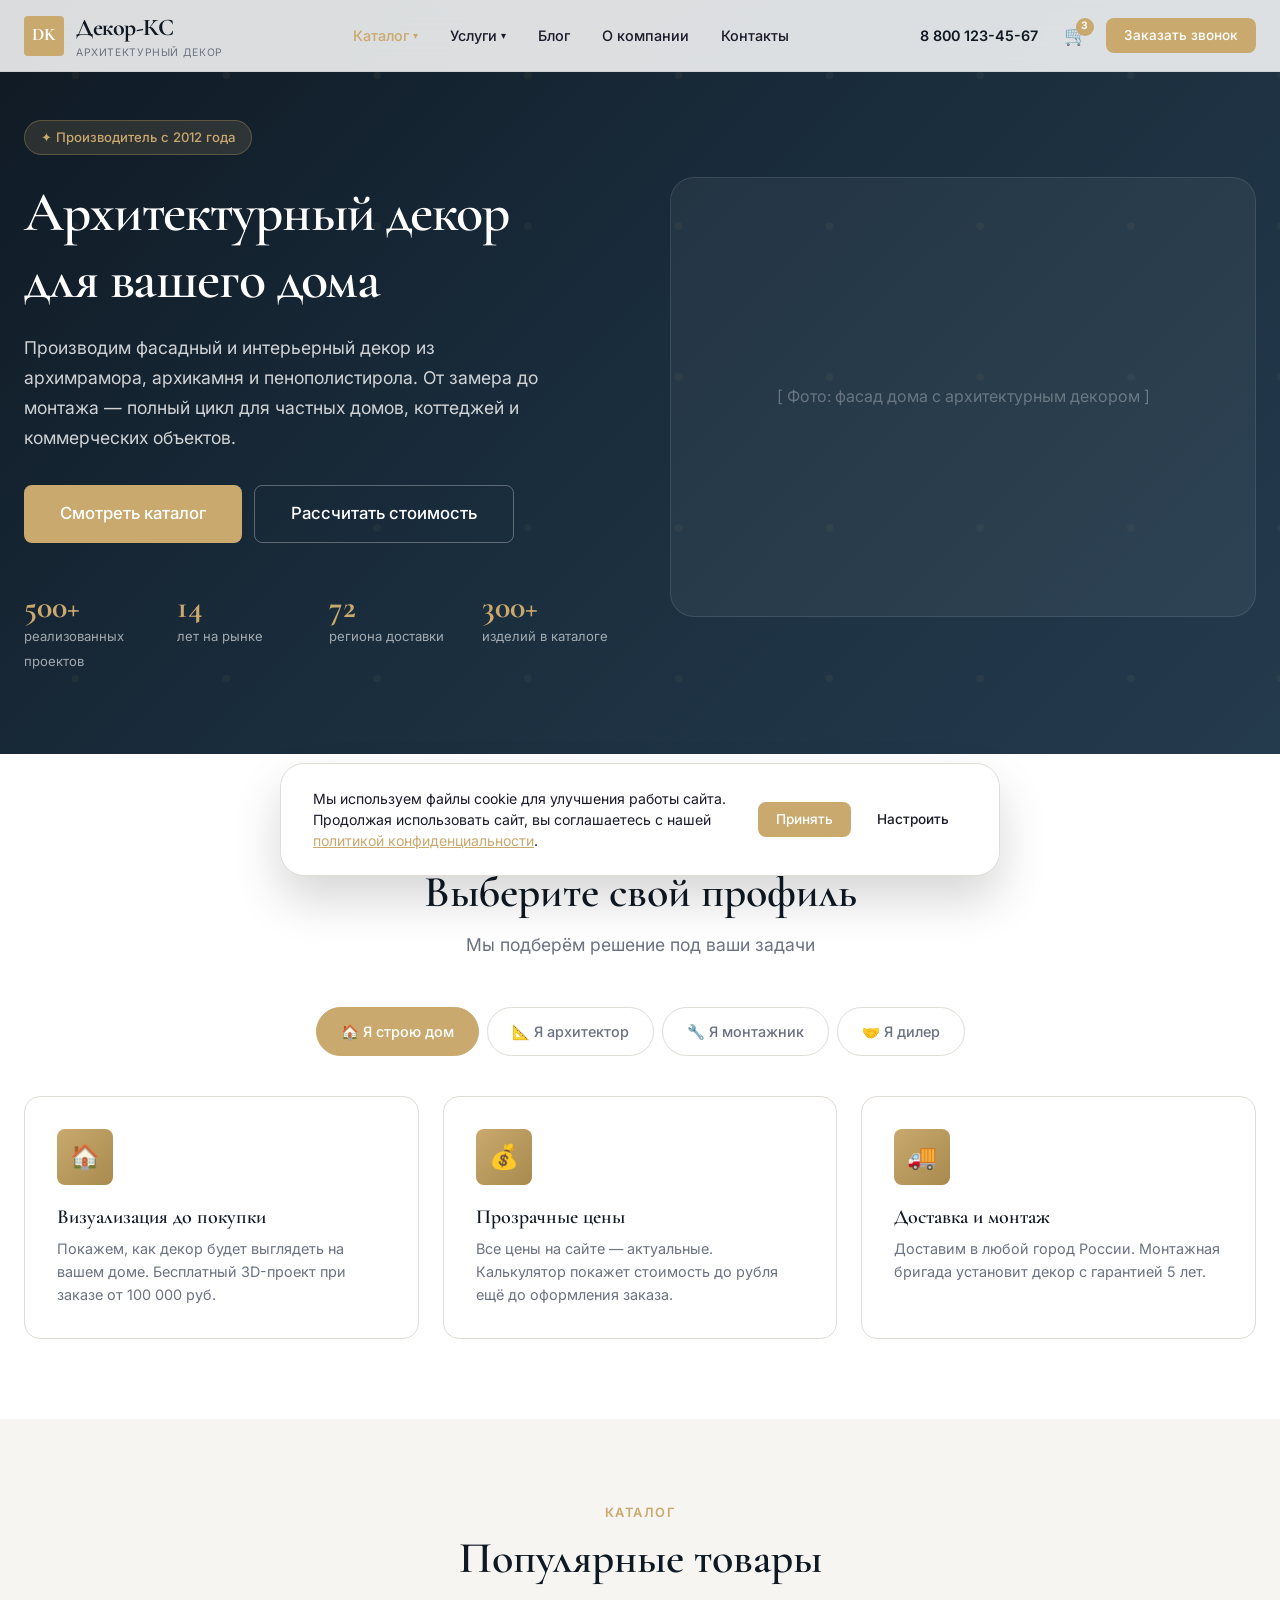
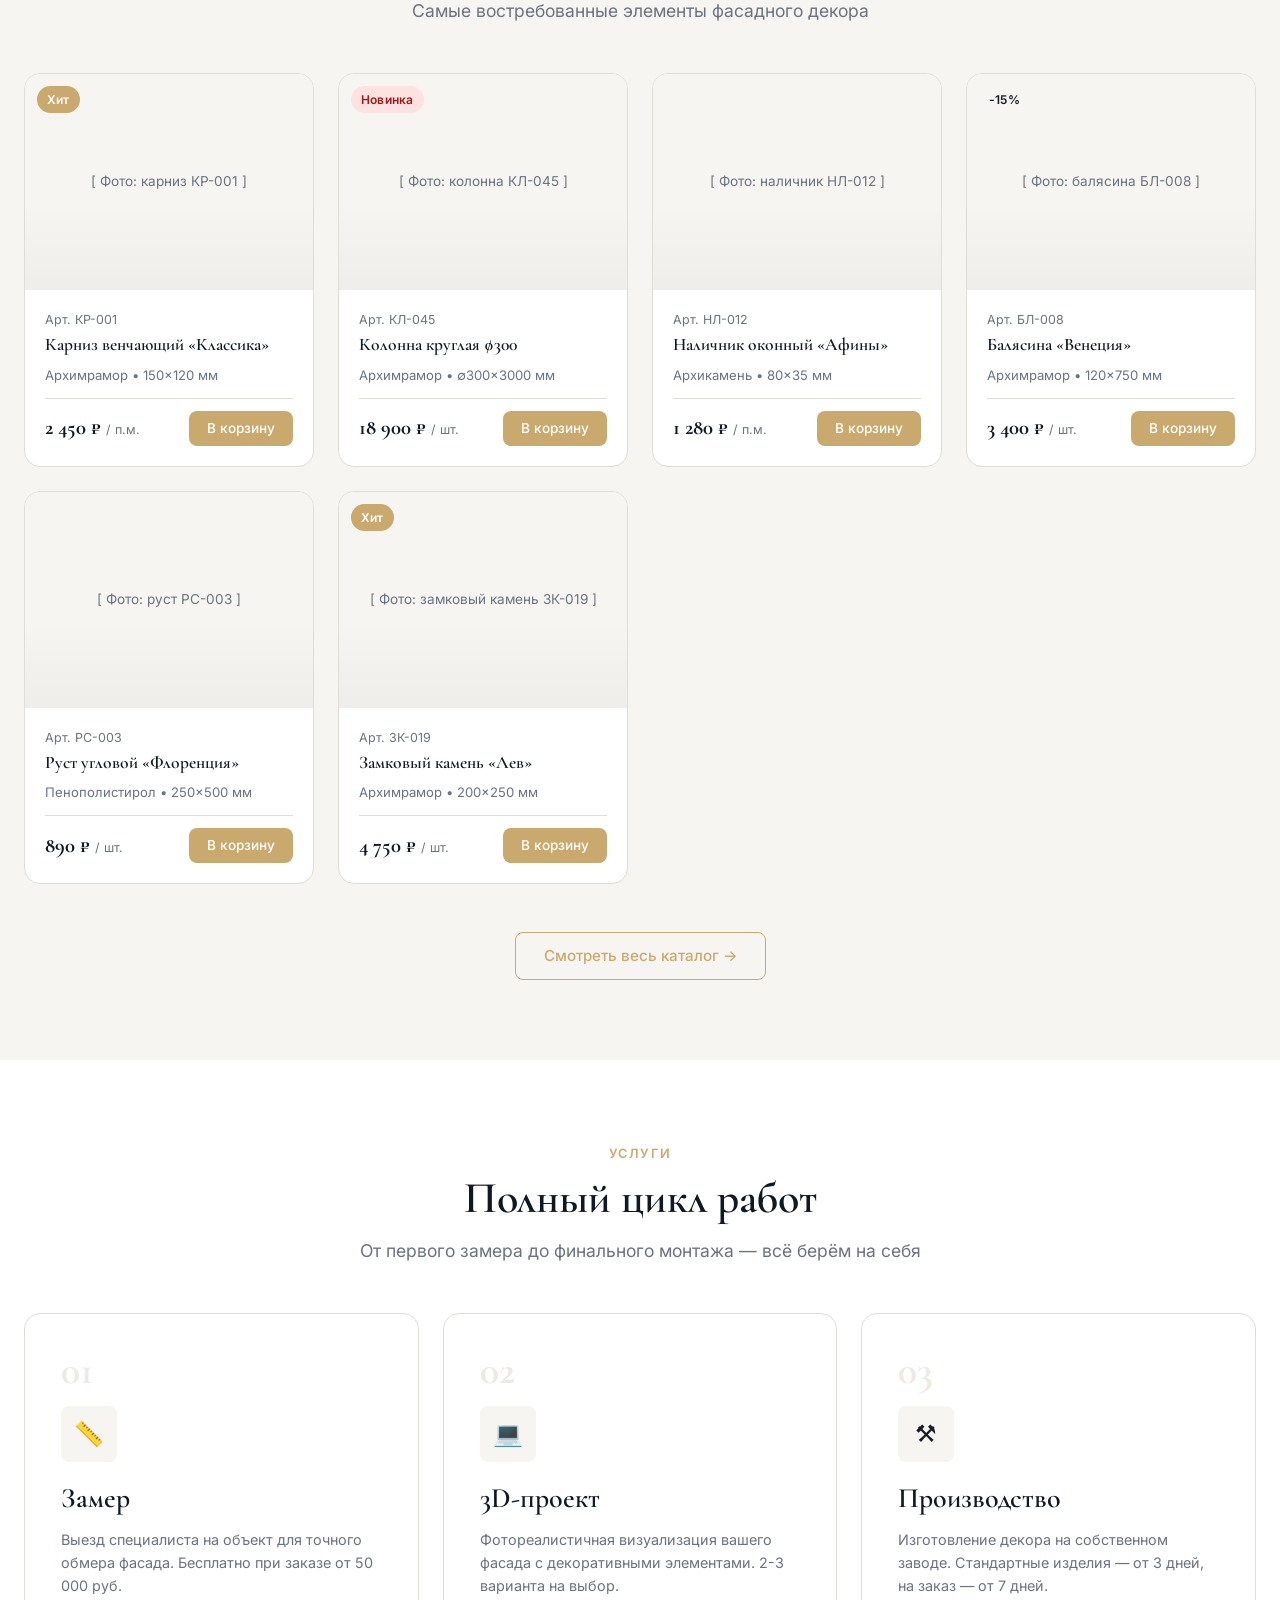
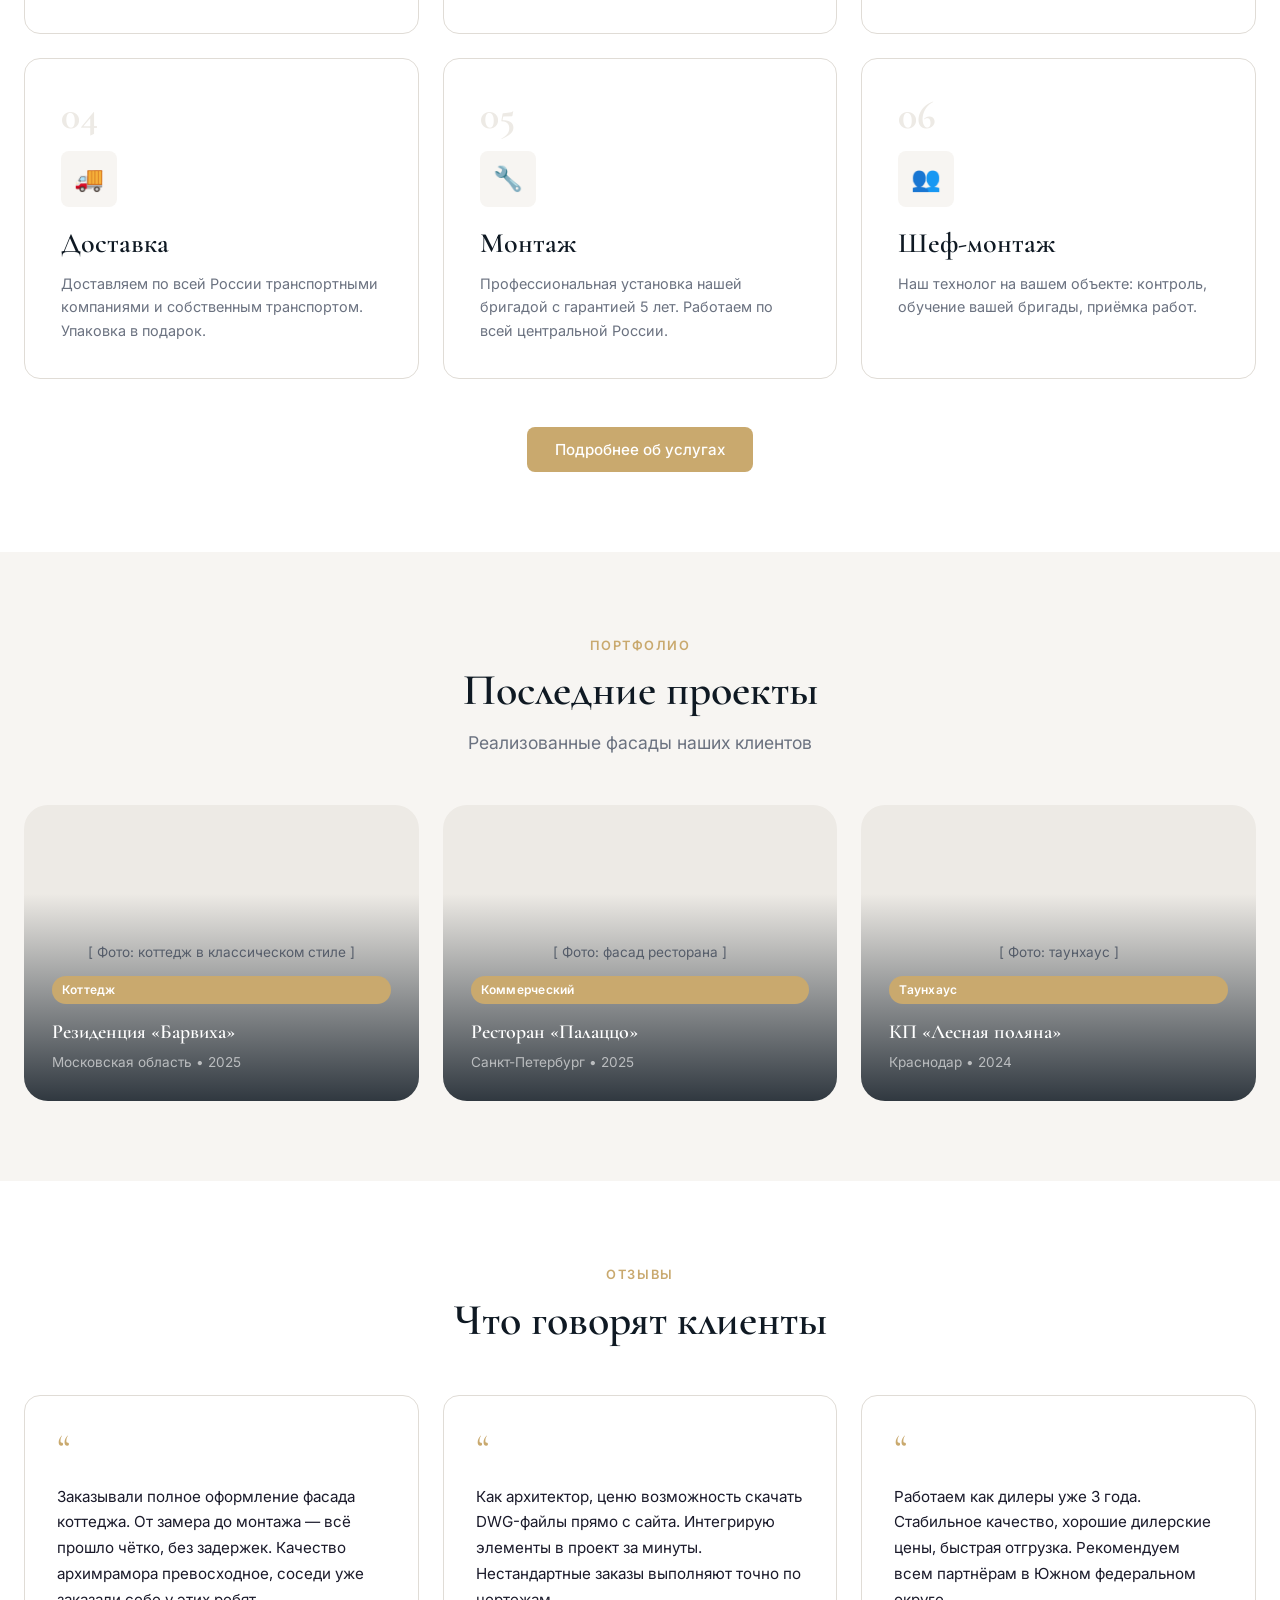
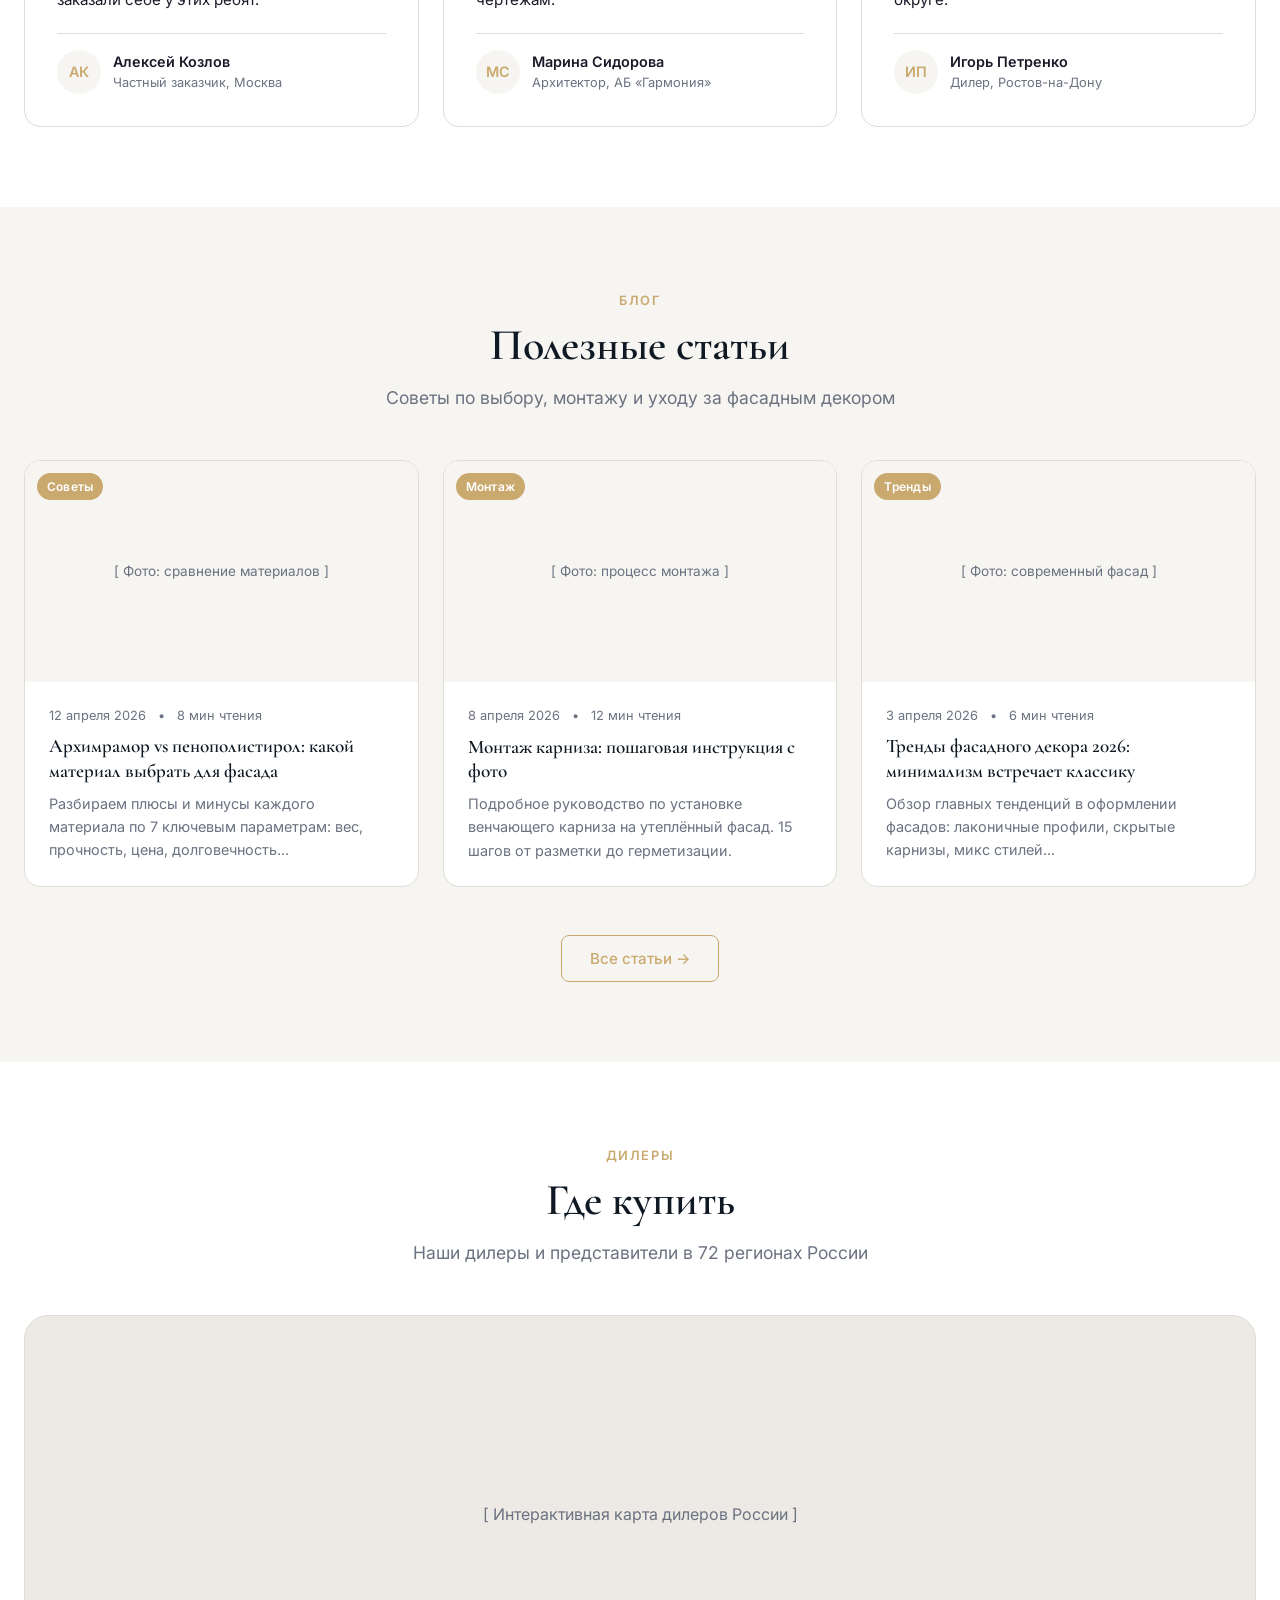
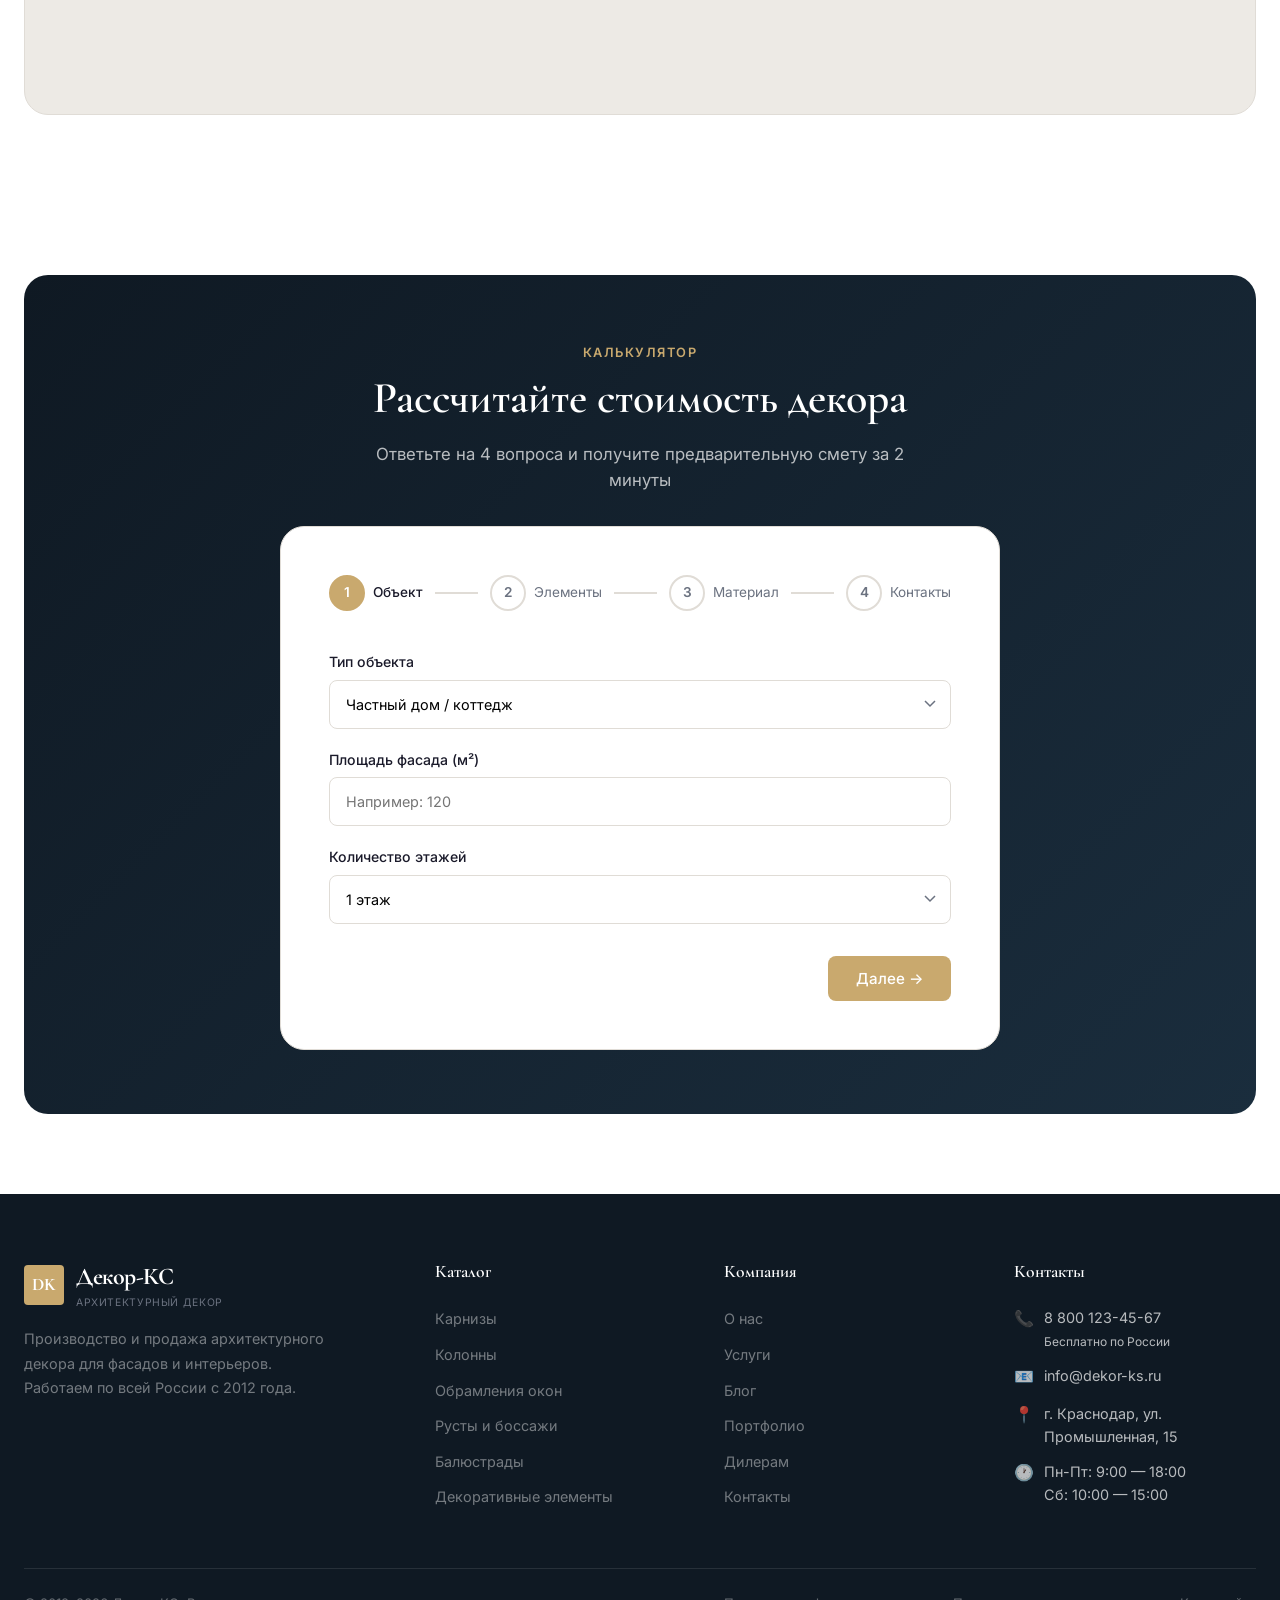
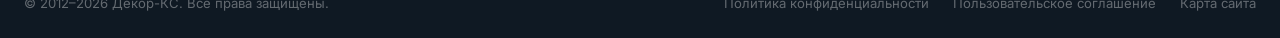
<file: concept-2026-v2/index.html>
<!DOCTYPE html>
<html lang="ru">
<head>
  <meta charset="UTF-8">
  <meta name="viewport" content="width=device-width, initial-scale=1.0">
  <title>Декор-КС — Архитектурный декор для фасадов и интерьеров</title>
  <meta name="description" content="Производство и продажа архитектурного декора из архимрамора, архикамня и пенополистирола. 500+ реализованных проектов по всей России.">
  <link rel="preconnect" href="https://fonts.googleapis.com">
  <link rel="preconnect" href="https://fonts.gstatic.com" crossorigin>
  <link href="https://fonts.googleapis.com/css2?family=Cormorant+Garamond:ital,wght@0,400;0,500;0,600;0,700;1,400;1,500&family=Inter:wght@300;400;500;600;700&display=swap" rel="stylesheet">
  <link rel="stylesheet" href="css/style.css">
</head>
<body>

  <!-- ========== HEADER ========== -->
  <header class="header">
    <div class="container header__inner">

      <a href="index.html" class="logo">
        <span class="logo__icon">DK</span>
        <span>
          Декор-КС
          <span class="logo__sub">архитектурный декор</span>
        </span>
      </a>

      <nav class="nav">
        <div class="nav__item">
          <a href="catalog.html" class="nav__link nav__link--active">
            Каталог <span class="nav__arrow">&#9662;</span>
          </a>
          <div class="dropdown dropdown--mega">
            <a href="catalog.html" class="dropdown__item">
              <span class="dropdown__icon">&#9634;</span>
              <span class="dropdown__text">
                <strong>Карнизы</strong>
                <span>Венчающие, межэтажные, цокольные</span>
              </span>
            </a>
            <a href="catalog.html" class="dropdown__item">
              <span class="dropdown__icon">&#9673;</span>
              <span class="dropdown__text">
                <strong>Колонны</strong>
                <span>Круглые, квадратные, пилястры</span>
              </span>
            </a>
            <a href="catalog.html" class="dropdown__item">
              <span class="dropdown__icon">&#9711;</span>
              <span class="dropdown__text">
                <strong>Обрамления окон</strong>
                <span>Наличники, сандрики, подоконники</span>
              </span>
            </a>
            <a href="catalog.html" class="dropdown__item">
              <span class="dropdown__icon">&#9670;</span>
              <span class="dropdown__text">
                <strong>Русты и боссажи</strong>
                <span>Угловые элементы, панели</span>
              </span>
            </a>
            <a href="catalog.html" class="dropdown__item">
              <span class="dropdown__icon">&#10022;</span>
              <span class="dropdown__text">
                <strong>Декоративные элементы</strong>
                <span>Розетки, картуши, замковые камни</span>
              </span>
            </a>
            <a href="catalog.html" class="dropdown__item">
              <span class="dropdown__icon">&#9651;</span>
              <span class="dropdown__text">
                <strong>Балюстрады</strong>
                <span>Балясины, перила, ограждения</span>
              </span>
            </a>
          </div>
        </div>

        <div class="nav__item">
          <a href="services.html" class="nav__link">
            Услуги <span class="nav__arrow">&#9662;</span>
          </a>
          <div class="dropdown">
            <a href="services.html" class="dropdown__item">
              <span class="dropdown__icon">&#128207;</span>
              <span class="dropdown__text">
                <strong>Замер</strong>
                <span>Выезд специалиста</span>
              </span>
            </a>
            <a href="services.html" class="dropdown__item">
              <span class="dropdown__icon">&#128187;</span>
              <span class="dropdown__text">
                <strong>3D-проект</strong>
                <span>Визуализация фасада</span>
              </span>
            </a>
            <a href="services.html" class="dropdown__item">
              <span class="dropdown__icon">&#9874;</span>
              <span class="dropdown__text">
                <strong>Производство</strong>
                <span>Изготовление на заказ</span>
              </span>
            </a>
            <a href="services.html" class="dropdown__item">
              <span class="dropdown__icon">&#128666;</span>
              <span class="dropdown__text">
                <strong>Доставка</strong>
                <span>По всей России</span>
              </span>
            </a>
            <a href="services.html" class="dropdown__item">
              <span class="dropdown__icon">&#128295;</span>
              <span class="dropdown__text">
                <strong>Монтаж</strong>
                <span>Профессиональная установка</span>
              </span>
            </a>
            <a href="services.html" class="dropdown__item">
              <span class="dropdown__icon">&#128101;</span>
              <span class="dropdown__text">
                <strong>Шеф-монтаж</strong>
                <span>Контроль и обучение</span>
              </span>
            </a>
          </div>
        </div>

        <a href="blog.html" class="nav__link">Блог</a>

        <div class="nav__item">
          <a href="#" class="nav__link">О компании</a>
        </div>

        <a href="#" class="nav__link">Контакты</a>
      </nav>

      <div class="header__actions">
        <a href="tel:+78001234567" class="header__phone">8 800 123-45-67</a>
        <a href="#" class="header__cart" aria-label="Корзина">
          &#128722;
          <span class="header__cart-count">3</span>
        </a>
        <a href="#" class="btn btn--primary btn--sm">Заказать звонок</a>
        <button class="burger" aria-label="Меню">
          <span></span><span></span><span></span>
        </button>
      </div>

    </div>
  </header>

  <!-- ========== HERO ========== -->
  <section class="hero">
    <div class="container hero__inner">
      <div class="hero__content animate-in">
        <div class="hero__label">&#10022; Производитель с 2012 года</div>
        <h1>Архитектурный декор для&nbsp;вашего дома</h1>
        <p class="hero__desc">
          Производим фасадный и интерьерный декор из архимрамора, архикамня и пенополистирола.
          От замера до монтажа — полный цикл для частных домов, коттеджей и коммерческих объектов.
        </p>
        <div class="hero__buttons">
          <a href="catalog.html" class="btn btn--primary btn--lg">Смотреть каталог</a>
          <a href="#calculator" class="btn btn--outline btn--lg" style="border-color:rgba(255,255,255,.3); color:#fff;">Рассчитать стоимость</a>
        </div>
        <div class="hero__stats">
          <div>
            <span class="hero__stat-num">500+</span>
            <span class="hero__stat-text">реализованных проектов</span>
          </div>
          <div>
            <span class="hero__stat-num">14</span>
            <span class="hero__stat-text">лет на рынке</span>
          </div>
          <div>
            <span class="hero__stat-num">72</span>
            <span class="hero__stat-text">региона доставки</span>
          </div>
          <div>
            <span class="hero__stat-num">300+</span>
            <span class="hero__stat-text">изделий в каталоге</span>
          </div>
        </div>
      </div>
      <div class="hero__visual animate-in animate-delay-2">
        <div class="hero__image-placeholder">
          [ Фото: фасад дома с архитектурным декором ]
        </div>
      </div>
    </div>
  </section>

  <!-- ========== AUDIENCE TABS ========== -->
  <section class="section">
    <div class="container">
      <div class="section__header">
        <span class="section__label">Для кого</span>
        <h2>Выберите свой профиль</h2>
        <p>Мы подберём решение под ваши задачи</p>
      </div>

      <div class="audience-tabs">
        <button class="audience-tab audience-tab--active" data-tab="homeowner">&#127968; Я строю дом</button>
        <button class="audience-tab" data-tab="architect">&#128208; Я архитектор</button>
        <button class="audience-tab" data-tab="installer">&#128295; Я монтажник</button>
        <button class="audience-tab" data-tab="dealer">&#129309; Я дилер</button>
      </div>

      <!-- Homeowner (active by default) -->
      <div class="audience-content audience-content--active" id="tab-homeowner">
        <div class="audience-grid">
          <div class="audience-card">
            <div class="audience-card__icon">&#127968;</div>
            <h4>Визуализация до покупки</h4>
            <p>Покажем, как декор будет выглядеть на вашем доме. Бесплатный 3D-проект при заказе от 100 000 руб.</p>
          </div>
          <div class="audience-card">
            <div class="audience-card__icon">&#128176;</div>
            <h4>Прозрачные цены</h4>
            <p>Все цены на сайте — актуальные. Калькулятор покажет стоимость до рубля ещё до оформления заказа.</p>
          </div>
          <div class="audience-card">
            <div class="audience-card__icon">&#128666;</div>
            <h4>Доставка и монтаж</h4>
            <p>Доставим в любой город России. Монтажная бригада установит декор с гарантией 5 лет.</p>
          </div>
        </div>
      </div>

      <!-- Architect -->
      <div class="audience-content" id="tab-architect">
        <div class="audience-grid">
          <div class="audience-card">
            <div class="audience-card__icon">&#128196;</div>
            <h4>DWG и 3D-модели</h4>
            <p>Скачивайте чертежи в DWG, PDF и STL для интеграции в ваши проекты. Более 300 позиций.</p>
          </div>
          <div class="audience-card">
            <div class="audience-card__icon">&#128200;</div>
            <h4>Партнёрская программа</h4>
            <p>Специальные условия для архитекторов и дизайнеров. Скидки до 15% и приоритетная поддержка.</p>
          </div>
          <div class="audience-card">
            <div class="audience-card__icon">&#9874;</div>
            <h4>Индивидуальное производство</h4>
            <p>Реализуем любые нестандартные решения по вашим чертежам. Сроки от 5 рабочих дней.</p>
          </div>
        </div>
      </div>

      <!-- Installer -->
      <div class="audience-content" id="tab-installer">
        <div class="audience-grid">
          <div class="audience-card">
            <div class="audience-card__icon">&#128218;</div>
            <h4>Инструкции монтажа</h4>
            <p>Подробные PDF-инструкции и видеоруководства к каждому типу изделия.</p>
          </div>
          <div class="audience-card">
            <div class="audience-card__icon">&#128222;</div>
            <h4>Техподдержка</h4>
            <p>Консультации по монтажу от наших технологов. Решим любой вопрос на объекте.</p>
          </div>
          <div class="audience-card">
            <div class="audience-card__icon">&#127942;</div>
            <h4>Сертификация</h4>
            <p>Программа обучения и сертификации монтажников. Станьте рекомендованным специалистом.</p>
          </div>
        </div>
      </div>

      <!-- Dealer -->
      <div class="audience-content" id="tab-dealer">
        <div class="audience-grid">
          <div class="audience-card">
            <div class="audience-card__icon">&#128184;</div>
            <h4>Дилерские цены</h4>
            <p>Оптовые скидки от 20%. Гибкая система бонусов за объём и постоянство.</p>
          </div>
          <div class="audience-card">
            <div class="audience-card__icon">&#128230;</div>
            <h4>Склад и логистика</h4>
            <p>Хиты продаж всегда в наличии на складе. Отгрузка в течение 1-2 рабочих дней.</p>
          </div>
          <div class="audience-card">
            <div class="audience-card__icon">&#128188;</div>
            <h4>Маркетинговая поддержка</h4>
            <p>Каталоги, образцы, баннеры, контент для соцсетей — всё предоставим бесплатно.</p>
          </div>
        </div>
      </div>
    </div>
  </section>

  <!-- ========== POPULAR PRODUCTS ========== -->
  <section class="section section--surface">
    <div class="container">
      <div class="section__header">
        <span class="section__label">Каталог</span>
        <h2>Популярные товары</h2>
        <p>Самые востребованные элементы фасадного декора</p>
      </div>

      <div class="product-grid">
        <!-- Card 1 -->
        <div class="product-card hover-lift">
          <div class="product-card__image">
            <div class="product-card__badges">
              <span class="badge badge--accent">Хит</span>
            </div>
            [ Фото: карниз КР-001 ]
          </div>
          <div class="product-card__body">
            <div class="product-card__article">Арт. КР-001</div>
            <div class="product-card__title"><a href="catalog.html">Карниз венчающий «Классика»</a></div>
            <div class="product-card__material">Архимрамор &bull; 150&times;120 мм</div>
            <div class="product-card__footer">
              <div class="product-card__price">2 450 &#8381; <span class="product-card__price-unit">/ п.м.</span></div>
              <button class="btn btn--primary btn--sm">В корзину</button>
            </div>
          </div>
        </div>

        <!-- Card 2 -->
        <div class="product-card hover-lift">
          <div class="product-card__image">
            <div class="product-card__badges">
              <span class="badge badge--new">Новинка</span>
            </div>
            [ Фото: колонна КЛ-045 ]
          </div>
          <div class="product-card__body">
            <div class="product-card__article">Арт. КЛ-045</div>
            <div class="product-card__title"><a href="catalog.html">Колонна круглая &empty;300</a></div>
            <div class="product-card__material">Архимрамор &bull; &empty;300&times;3000 мм</div>
            <div class="product-card__footer">
              <div class="product-card__price">18 900 &#8381; <span class="product-card__price-unit">/ шт.</span></div>
              <button class="btn btn--primary btn--sm">В корзину</button>
            </div>
          </div>
        </div>

        <!-- Card 3 -->
        <div class="product-card hover-lift">
          <div class="product-card__image">
            [ Фото: наличник НЛ-012 ]
          </div>
          <div class="product-card__body">
            <div class="product-card__article">Арт. НЛ-012</div>
            <div class="product-card__title"><a href="catalog.html">Наличник оконный «Афины»</a></div>
            <div class="product-card__material">Архикамень &bull; 80&times;35 мм</div>
            <div class="product-card__footer">
              <div class="product-card__price">1 280 &#8381; <span class="product-card__price-unit">/ п.м.</span></div>
              <button class="btn btn--primary btn--sm">В корзину</button>
            </div>
          </div>
        </div>

        <!-- Card 4 -->
        <div class="product-card hover-lift">
          <div class="product-card__image">
            <div class="product-card__badges">
              <span class="badge badge--surface">-15%</span>
            </div>
            [ Фото: балясина БЛ-008 ]
          </div>
          <div class="product-card__body">
            <div class="product-card__article">Арт. БЛ-008</div>
            <div class="product-card__title"><a href="catalog.html">Балясина «Венеция»</a></div>
            <div class="product-card__material">Архимрамор &bull; 120&times;750 мм</div>
            <div class="product-card__footer">
              <div class="product-card__price">3 400 &#8381; <span class="product-card__price-unit">/ шт.</span></div>
              <button class="btn btn--primary btn--sm">В корзину</button>
            </div>
          </div>
        </div>

        <!-- Card 5 -->
        <div class="product-card hover-lift">
          <div class="product-card__image">
            [ Фото: руст РС-003 ]
          </div>
          <div class="product-card__body">
            <div class="product-card__article">Арт. РС-003</div>
            <div class="product-card__title"><a href="catalog.html">Руст угловой «Флоренция»</a></div>
            <div class="product-card__material">Пенополистирол &bull; 250&times;500 мм</div>
            <div class="product-card__footer">
              <div class="product-card__price">890 &#8381; <span class="product-card__price-unit">/ шт.</span></div>
              <button class="btn btn--primary btn--sm">В корзину</button>
            </div>
          </div>
        </div>

        <!-- Card 6 -->
        <div class="product-card hover-lift">
          <div class="product-card__image">
            <div class="product-card__badges">
              <span class="badge badge--accent">Хит</span>
            </div>
            [ Фото: замковый камень ЗК-019 ]
          </div>
          <div class="product-card__body">
            <div class="product-card__article">Арт. ЗК-019</div>
            <div class="product-card__title"><a href="catalog.html">Замковый камень «Лев»</a></div>
            <div class="product-card__material">Архимрамор &bull; 200&times;250 мм</div>
            <div class="product-card__footer">
              <div class="product-card__price">4 750 &#8381; <span class="product-card__price-unit">/ шт.</span></div>
              <button class="btn btn--primary btn--sm">В корзину</button>
            </div>
          </div>
        </div>
      </div>

      <div class="text-center mt-3">
        <a href="catalog.html" class="btn btn--outline">Смотреть весь каталог &rarr;</a>
      </div>
    </div>
  </section>

  <!-- ========== SERVICES ========== -->
  <section class="section">
    <div class="container">
      <div class="section__header">
        <span class="section__label">Услуги</span>
        <h2>Полный цикл работ</h2>
        <p>От первого замера до финального монтажа — всё берём на себя</p>
      </div>

      <div class="services-grid">
        <div class="service-card hover-lift">
          <div class="service-card__number">01</div>
          <div class="service-card__icon">&#128207;</div>
          <h3>Замер</h3>
          <p>Выезд специалиста на объект для точного обмера фасада. Бесплатно при заказе от 50 000 руб.</p>
        </div>

        <div class="service-card hover-lift">
          <div class="service-card__number">02</div>
          <div class="service-card__icon">&#128187;</div>
          <h3>3D-проект</h3>
          <p>Фотореалистичная визуализация вашего фасада с декоративными элементами. 2-3 варианта на выбор.</p>
        </div>

        <div class="service-card hover-lift">
          <div class="service-card__number">03</div>
          <div class="service-card__icon">&#9874;</div>
          <h3>Производство</h3>
          <p>Изготовление декора на собственном заводе. Стандартные изделия — от 3 дней, на заказ — от 7 дней.</p>
        </div>

        <div class="service-card hover-lift">
          <div class="service-card__number">04</div>
          <div class="service-card__icon">&#128666;</div>
          <h3>Доставка</h3>
          <p>Доставляем по всей России транспортными компаниями и собственным транспортом. Упаковка в подарок.</p>
        </div>

        <div class="service-card hover-lift">
          <div class="service-card__number">05</div>
          <div class="service-card__icon">&#128295;</div>
          <h3>Монтаж</h3>
          <p>Профессиональная установка нашей бригадой с гарантией 5 лет. Работаем по всей центральной России.</p>
        </div>

        <div class="service-card hover-lift">
          <div class="service-card__number">06</div>
          <div class="service-card__icon">&#128101;</div>
          <h3>Шеф-монтаж</h3>
          <p>Наш технолог на вашем объекте: контроль, обучение вашей бригады, приёмка работ.</p>
        </div>
      </div>

      <div class="text-center mt-3">
        <a href="services.html" class="btn btn--primary">Подробнее об услугах</a>
      </div>
    </div>
  </section>

  <!-- ========== RECENT PROJECTS ========== -->
  <section class="section section--surface">
    <div class="container">
      <div class="section__header">
        <span class="section__label">Портфолио</span>
        <h2>Последние проекты</h2>
        <p>Реализованные фасады наших клиентов</p>
      </div>

      <div class="projects-grid">
        <div class="project-card">
          <div class="project-card__placeholder">[ Фото: коттедж в классическом стиле ]</div>
          <div class="project-card__overlay">
            <span class="badge badge--accent mb-1">Коттедж</span>
            <div class="project-card__title">Резиденция «Барвиха»</div>
            <div class="project-card__location">Московская область &bull; 2025</div>
          </div>
        </div>
        <div class="project-card">
          <div class="project-card__placeholder">[ Фото: фасад ресторана ]</div>
          <div class="project-card__overlay">
            <span class="badge badge--accent mb-1">Коммерческий</span>
            <div class="project-card__title">Ресторан «Палаццо»</div>
            <div class="project-card__location">Санкт-Петербург &bull; 2025</div>
          </div>
        </div>
        <div class="project-card">
          <div class="project-card__placeholder">[ Фото: таунхаус ]</div>
          <div class="project-card__overlay">
            <span class="badge badge--accent mb-1">Таунхаус</span>
            <div class="project-card__title">КП «Лесная поляна»</div>
            <div class="project-card__location">Краснодар &bull; 2024</div>
          </div>
        </div>
      </div>
    </div>
  </section>

  <!-- ========== TESTIMONIALS ========== -->
  <section class="section">
    <div class="container">
      <div class="section__header">
        <span class="section__label">Отзывы</span>
        <h2>Что говорят клиенты</h2>
      </div>

      <div class="testimonials-grid">
        <div class="testimonial-card">
          <div class="testimonial-card__quote">&ldquo;</div>
          <div class="testimonial-card__text">
            Заказывали полное оформление фасада коттеджа. От замера до монтажа — всё прошло чётко, без задержек. Качество архимрамора превосходное, соседи уже заказали себе у этих ребят.
          </div>
          <div class="testimonial-card__author">
            <div class="testimonial-card__avatar">АК</div>
            <div>
              <div class="testimonial-card__name">Алексей Козлов</div>
              <div class="testimonial-card__role">Частный заказчик, Москва</div>
            </div>
          </div>
        </div>

        <div class="testimonial-card">
          <div class="testimonial-card__quote">&ldquo;</div>
          <div class="testimonial-card__text">
            Как архитектор, ценю возможность скачать DWG-файлы прямо с сайта. Интегрирую элементы в проект за минуты. Нестандартные заказы выполняют точно по чертежам.
          </div>
          <div class="testimonial-card__author">
            <div class="testimonial-card__avatar">МС</div>
            <div>
              <div class="testimonial-card__name">Марина Сидорова</div>
              <div class="testimonial-card__role">Архитектор, АБ «Гармония»</div>
            </div>
          </div>
        </div>

        <div class="testimonial-card">
          <div class="testimonial-card__quote">&ldquo;</div>
          <div class="testimonial-card__text">
            Работаем как дилеры уже 3 года. Стабильное качество, хорошие дилерские цены, быстрая отгрузка. Рекомендуем всем партнёрам в Южном федеральном округе.
          </div>
          <div class="testimonial-card__author">
            <div class="testimonial-card__avatar">ИП</div>
            <div>
              <div class="testimonial-card__name">Игорь Петренко</div>
              <div class="testimonial-card__role">Дилер, Ростов-на-Дону</div>
            </div>
          </div>
        </div>
      </div>
    </div>
  </section>

  <!-- ========== BLOG PREVIEW ========== -->
  <section class="section section--surface">
    <div class="container">
      <div class="section__header">
        <span class="section__label">Блог</span>
        <h2>Полезные статьи</h2>
        <p>Советы по выбору, монтажу и уходу за фасадным декором</p>
      </div>

      <div class="blog-grid">
        <div class="blog-card hover-lift">
          <div class="blog-card__image">
            <span class="blog-card__category badge badge--accent">Советы</span>
            [ Фото: сравнение материалов ]
          </div>
          <div class="blog-card__body">
            <div class="blog-card__meta">
              <span>12 апреля 2026</span>
              <span>&bull;</span>
              <span>8 мин чтения</span>
            </div>
            <div class="blog-card__title"><a href="blog.html">Архимрамор vs пенополистирол: какой материал выбрать для фасада</a></div>
            <p class="blog-card__excerpt">Разбираем плюсы и минусы каждого материала по 7 ключевым параметрам: вес, прочность, цена, долговечность...</p>
          </div>
        </div>

        <div class="blog-card hover-lift">
          <div class="blog-card__image">
            <span class="blog-card__category badge badge--accent">Монтаж</span>
            [ Фото: процесс монтажа ]
          </div>
          <div class="blog-card__body">
            <div class="blog-card__meta">
              <span>8 апреля 2026</span>
              <span>&bull;</span>
              <span>12 мин чтения</span>
            </div>
            <div class="blog-card__title"><a href="blog.html">Монтаж карниза: пошаговая инструкция с фото</a></div>
            <p class="blog-card__excerpt">Подробное руководство по установке венчающего карниза на утеплённый фасад. 15 шагов от разметки до герметизации.</p>
          </div>
        </div>

        <div class="blog-card hover-lift">
          <div class="blog-card__image">
            <span class="blog-card__category badge badge--accent">Тренды</span>
            [ Фото: современный фасад ]
          </div>
          <div class="blog-card__body">
            <div class="blog-card__meta">
              <span>3 апреля 2026</span>
              <span>&bull;</span>
              <span>6 мин чтения</span>
            </div>
            <div class="blog-card__title"><a href="blog.html">Тренды фасадного декора 2026: минимализм встречает классику</a></div>
            <p class="blog-card__excerpt">Обзор главных тенденций в оформлении фасадов: лаконичные профили, скрытые карнизы, микс стилей...</p>
          </div>
        </div>
      </div>

      <div class="text-center mt-3">
        <a href="blog.html" class="btn btn--outline">Все статьи &rarr;</a>
      </div>
    </div>
  </section>

  <!-- ========== DEALER MAP ========== -->
  <section class="section">
    <div class="container">
      <div class="section__header">
        <span class="section__label">Дилеры</span>
        <h2>Где купить</h2>
        <p>Наши дилеры и представители в 72 регионах России</p>
      </div>

      <div class="dealer-map">
        [ Интерактивная карта дилеров России ]
      </div>
    </div>
  </section>

  <!-- ========== CALCULATOR CTA ========== -->
  <section class="section" id="calculator">
    <div class="container">
      <div class="cta-section">
        <span class="section__label" style="color:var(--accent);">Калькулятор</span>
        <h2>Рассчитайте стоимость декора</h2>
        <p>Ответьте на 4 вопроса и получите предварительную смету за 2 минуты</p>

        <div class="wizard" style="text-align:left; margin-top:32px;">
          <div class="wizard__steps">
            <div class="wizard__step wizard__step--active">
              <span class="wizard__step-num">1</span>
              <span class="wizard__step-label">Объект</span>
            </div>
            <div class="wizard__step-line"></div>
            <div class="wizard__step">
              <span class="wizard__step-num">2</span>
              <span class="wizard__step-label">Элементы</span>
            </div>
            <div class="wizard__step-line"></div>
            <div class="wizard__step">
              <span class="wizard__step-num">3</span>
              <span class="wizard__step-label">Материал</span>
            </div>
            <div class="wizard__step-line"></div>
            <div class="wizard__step">
              <span class="wizard__step-num">4</span>
              <span class="wizard__step-label">Контакты</span>
            </div>
          </div>

          <div class="wizard__body">
            <div class="form-group">
              <label class="form-label">Тип объекта</label>
              <select class="form-input form-select">
                <option>Частный дом / коттедж</option>
                <option>Таунхаус</option>
                <option>Коммерческий объект</option>
                <option>Многоквартирный дом</option>
              </select>
            </div>
            <div class="form-group">
              <label class="form-label">Площадь фасада (м&sup2;)</label>
              <input type="number" class="form-input" placeholder="Например: 120">
            </div>
            <div class="form-group">
              <label class="form-label">Количество этажей</label>
              <select class="form-input form-select">
                <option>1 этаж</option>
                <option>2 этажа</option>
                <option>3 этажа</option>
                <option>Более 3 этажей</option>
              </select>
            </div>
          </div>

          <div class="wizard__actions">
            <span></span>
            <button class="btn btn--primary">Далее &rarr;</button>
          </div>
        </div>
      </div>
    </div>
  </section>

  <!-- ========== FOOTER ========== -->
  <footer class="footer">
    <div class="container">
      <div class="footer__grid">
        <div class="footer__brand">
          <a href="index.html" class="logo">
            <span class="logo__icon">DK</span>
            <span>
              Декор-КС
              <span class="logo__sub">архитектурный декор</span>
            </span>
          </a>
          <p>Производство и продажа архитектурного декора для фасадов и интерьеров. Работаем по всей России с 2012 года.</p>
        </div>

        <div>
          <div class="footer__title">Каталог</div>
          <ul class="footer__links">
            <li><a href="catalog.html">Карнизы</a></li>
            <li><a href="catalog.html">Колонны</a></li>
            <li><a href="catalog.html">Обрамления окон</a></li>
            <li><a href="catalog.html">Русты и боссажи</a></li>
            <li><a href="catalog.html">Балюстрады</a></li>
            <li><a href="catalog.html">Декоративные элементы</a></li>
          </ul>
        </div>

        <div>
          <div class="footer__title">Компания</div>
          <ul class="footer__links">
            <li><a href="#">О нас</a></li>
            <li><a href="services.html">Услуги</a></li>
            <li><a href="blog.html">Блог</a></li>
            <li><a href="#">Портфолио</a></li>
            <li><a href="#">Дилерам</a></li>
            <li><a href="#">Контакты</a></li>
          </ul>
        </div>

        <div>
          <div class="footer__title">Контакты</div>
          <ul class="footer__contacts">
            <li><span>&#128222;</span> <span><a href="tel:+78001234567">8 800 123-45-67</a><br><small>Бесплатно по России</small></span></li>
            <li><span>&#128231;</span> <span><a href="mailto:info@dekor-ks.ru">info@dekor-ks.ru</a></span></li>
            <li><span>&#128205;</span> <span>г. Краснодар, ул. Промышленная, 15</span></li>
            <li><span>&#128336;</span> <span>Пн-Пт: 9:00 &mdash; 18:00<br>Сб: 10:00 &mdash; 15:00</span></li>
          </ul>
        </div>
      </div>

      <div class="footer__bottom">
        <span>&copy; 2012&ndash;2026 Декор-КС. Все права защищены.</span>
        <div class="footer__bottom-links">
          <a href="#">Политика конфиденциальности</a>
          <a href="#">Пользовательское соглашение</a>
          <a href="#">Карта сайта</a>
        </div>
      </div>
    </div>
  </footer>

  <!-- ========== COOKIE BANNER ========== -->
  <div class="cookie-banner">
    <div class="cookie-banner__text">
      Мы используем файлы cookie для улучшения работы сайта. Продолжая использовать сайт, вы соглашаетесь с нашей
      <a href="#">политикой конфиденциальности</a>.
    </div>
    <div class="cookie-banner__actions">
      <button class="btn btn--primary btn--sm">Принять</button>
      <button class="btn btn--ghost btn--sm">Настроить</button>
    </div>
  </div>

</body>
</html>
</file>
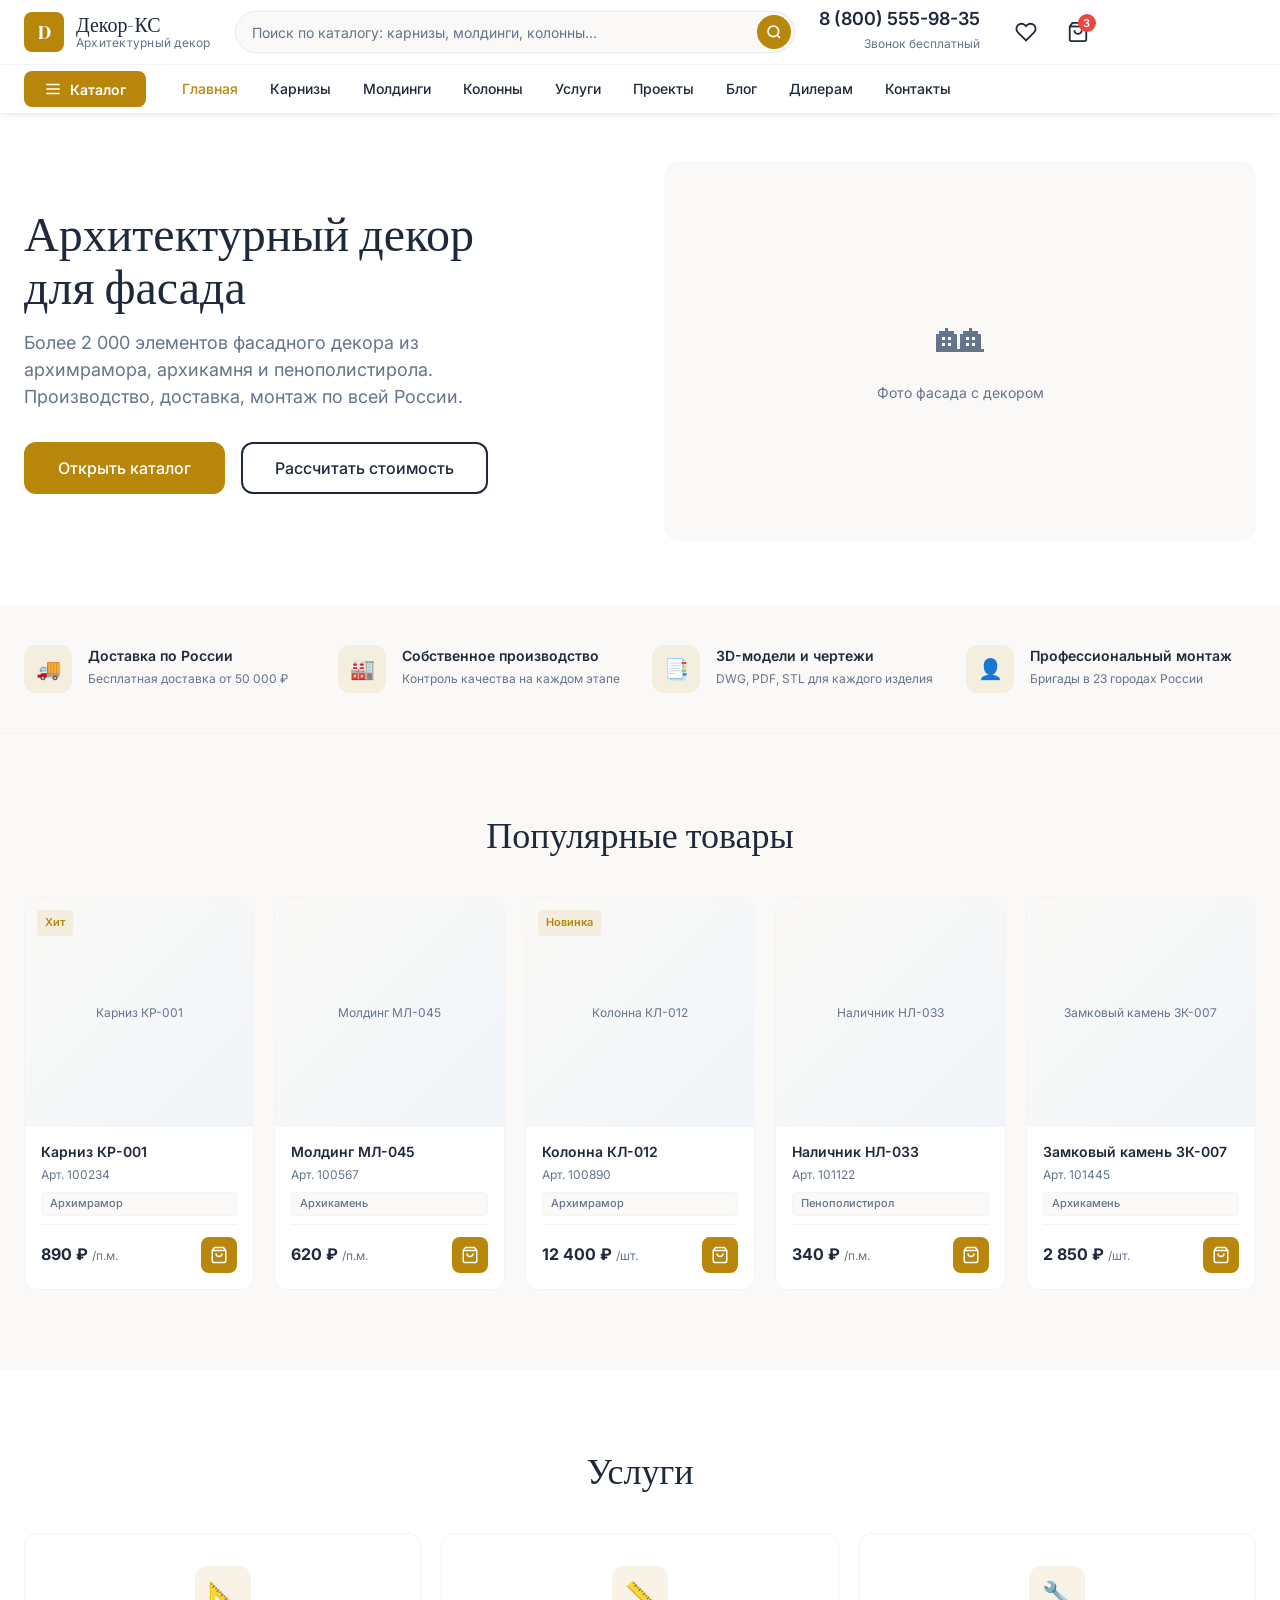
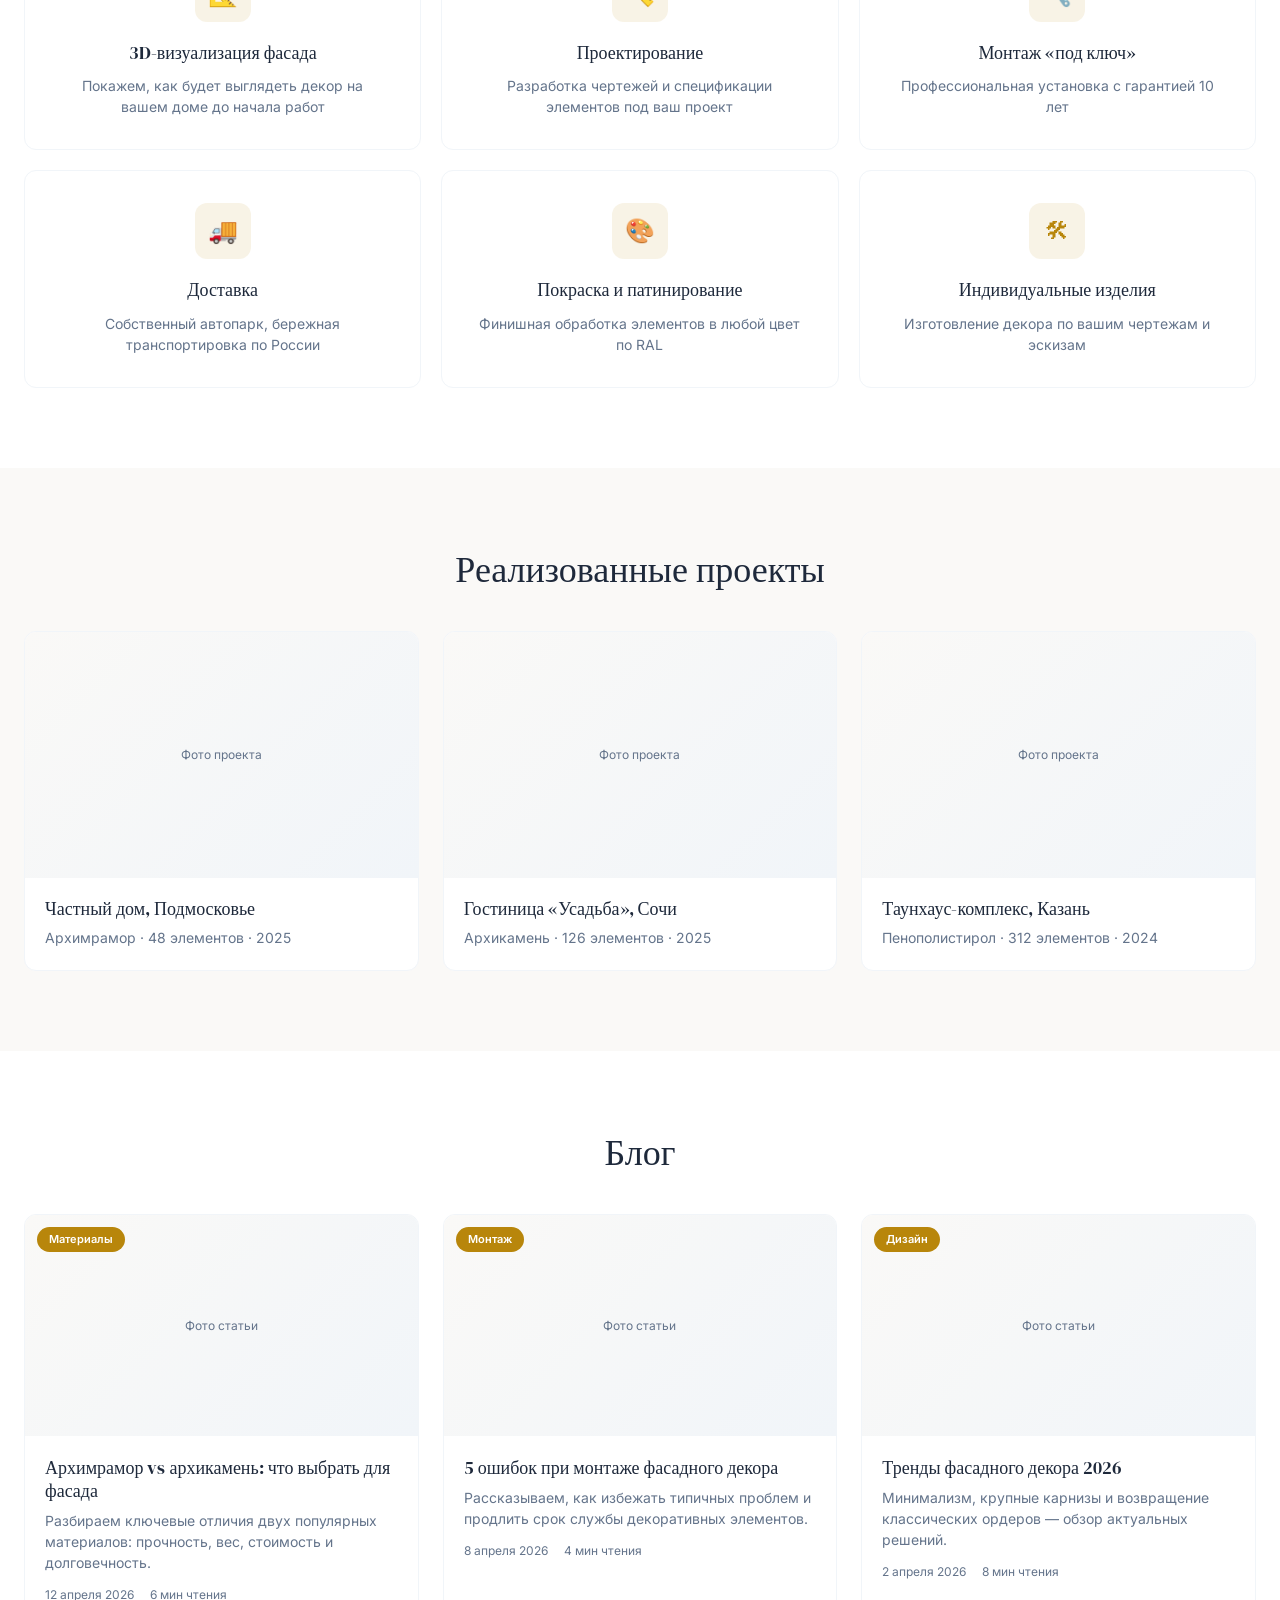
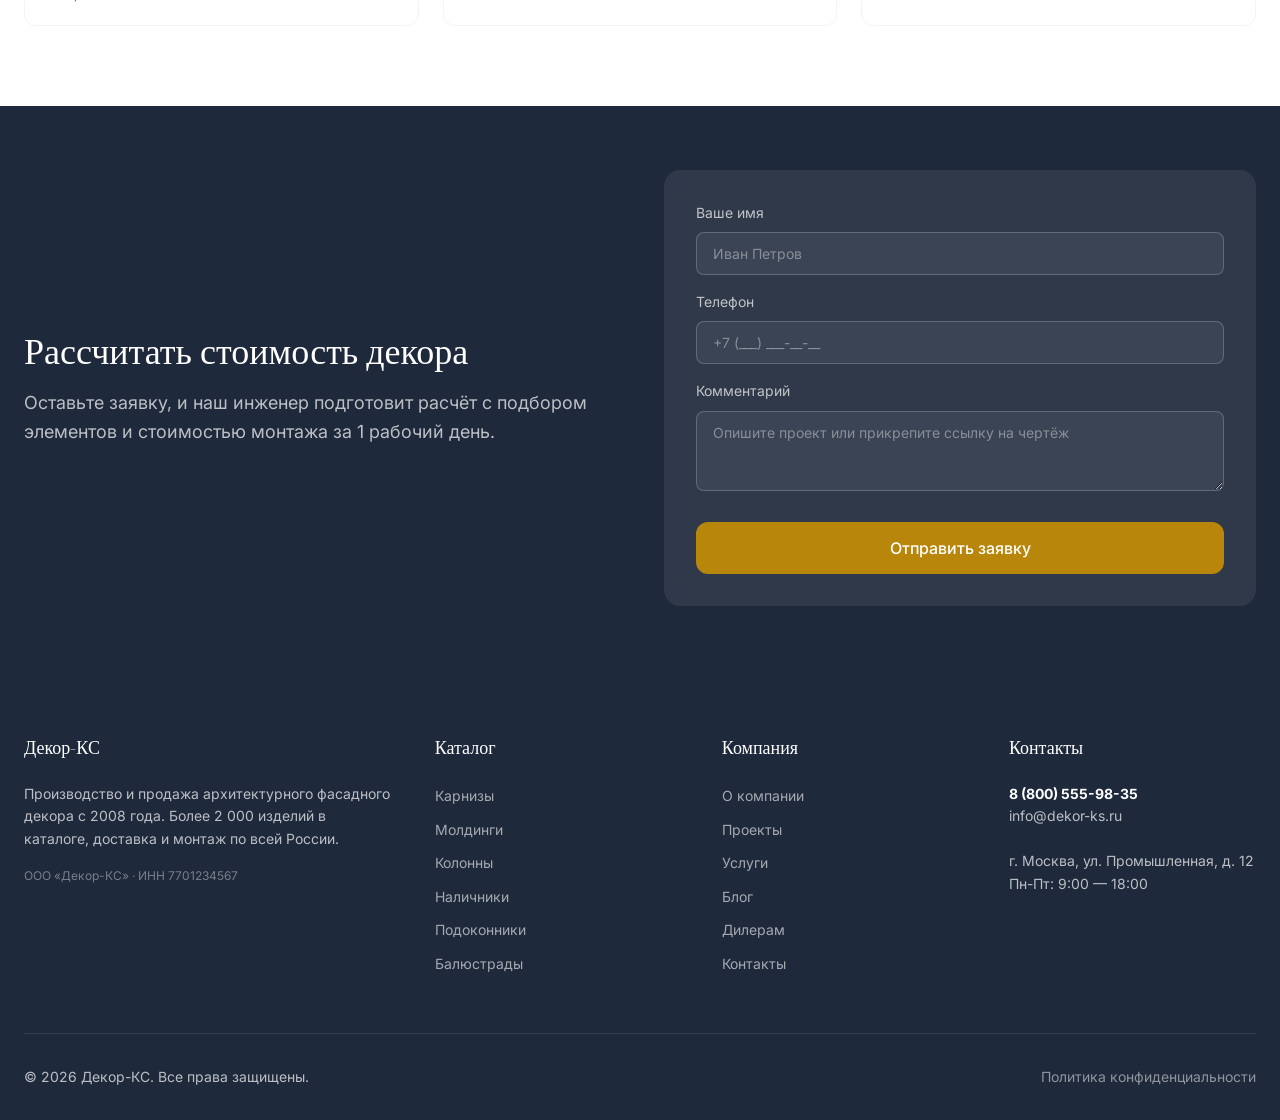
<file: concept-2026-v3/index.html>
<!DOCTYPE html>
<html lang="ru">
<head>
  <meta charset="UTF-8">
  <meta name="viewport" content="width=device-width, initial-scale=1.0">
  <title>Декор-КС — Архитектурный декор для фасада</title>
  <link rel="preconnect" href="https://fonts.googleapis.com">
  <link rel="preconnect" href="https://fonts.gstatic.com" crossorigin>
  <link href="https://fonts.googleapis.com/css2?family=DM+Serif+Display&family=Inter:wght@400;500;600;700&display=swap" rel="stylesheet">
  <link rel="stylesheet" href="css/style.css">
</head>
<body>

  <!-- ========== HEADER ========== -->
  <header class="site-header">
    <!-- Top Row: Logo + Search + Phone + Cart -->
    <div class="header-top">
      <div class="container">
        <!-- Mobile hamburger -->
        <button class="mobile-toggle" aria-label="Меню">
          <svg viewBox="0 0 24 24" fill="none" stroke="currentColor" stroke-width="2"><path d="M3 12h18M3 6h18M3 18h18"/></svg>
        </button>

        <a href="index.html" class="header-logo">
          <div class="header-logo__icon">D</div>
          <div class="header-logo__text">
            Декор-КС
            <small>Архитектурный декор</small>
          </div>
        </a>

        <div class="header-search">
          <input type="text" class="header-search__input" placeholder="Поиск по каталогу: карнизы, молдинги, колонны...">
          <button class="header-search__btn" aria-label="Найти">
            <svg width="16" height="16" viewBox="0 0 24 24" fill="none" stroke="currentColor" stroke-width="2.5"><circle cx="11" cy="11" r="8"/><path d="m21 21-4.3-4.3"/></svg>
          </button>
        </div>

        <div class="header-phone">
          <a href="tel:88005559835" class="header-phone__number">8 (800) 555-98-35</a>
          <span class="header-phone__label">Звонок бесплатный</span>
        </div>

        <div class="header-actions">
          <a href="#" class="header-action-btn" aria-label="Избранное">
            <svg viewBox="0 0 24 24" fill="none" stroke="currentColor" stroke-width="2"><path d="M20.84 4.61a5.5 5.5 0 0 0-7.78 0L12 5.67l-1.06-1.06a5.5 5.5 0 0 0-7.78 7.78l1.06 1.06L12 21.23l7.78-7.78 1.06-1.06a5.5 5.5 0 0 0 0-7.78z"/></svg>
          </a>
          <a href="#" class="header-action-btn" aria-label="Корзина">
            <svg viewBox="0 0 24 24" fill="none" stroke="currentColor" stroke-width="2"><path d="M6 2 3 6v14a2 2 0 0 0 2 2h14a2 2 0 0 0 2-2V6l-3-4z"/><path d="M3 6h18"/><path d="M16 10a4 4 0 0 1-8 0"/></svg>
            <span class="cart-badge">3</span>
          </a>
        </div>
      </div>
    </div>

    <!-- Bottom Row: Каталог + Nav Links -->
    <nav class="header-nav">
      <div class="container">
        <button class="catalog-btn" id="catalogBtn">
          <svg viewBox="0 0 24 24" fill="none" stroke="currentColor" stroke-width="2"><path d="M3 12h18M3 6h18M3 18h18"/></svg>
          Каталог
        </button>
        <div class="nav-links">
          <a href="index.html" class="active">Главная</a>
          <a href="catalog.html">Карнизы</a>
          <a href="#">Молдинги</a>
          <a href="#">Колонны</a>
          <a href="#">Услуги</a>
          <a href="#">Проекты</a>
          <a href="blog.html">Блог</a>
          <a href="#">Дилерам</a>
          <a href="#">Контакты</a>
        </div>
      </div>
    </nav>

    <!-- Mega-menu -->
    <div class="mega-menu" id="megaMenu">
      <div class="mega-menu__inner">
        <div class="mega-menu__title">Все категории</div>
        <div class="mega-menu__grid">
          <a href="catalog.html" class="mega-menu__item">
            <span class="mega-menu__item-icon">&#9645;</span>
            <span class="mega-menu__item-text">Карнизы</span>
          </a>
          <a href="#" class="mega-menu__item">
            <span class="mega-menu__item-icon">&#9644;</span>
            <span class="mega-menu__item-text">Молдинги</span>
          </a>
          <a href="#" class="mega-menu__item">
            <span class="mega-menu__item-icon">&#9643;</span>
            <span class="mega-menu__item-text">Наличники</span>
          </a>
          <a href="#" class="mega-menu__item">
            <span class="mega-menu__item-icon">&#9638;</span>
            <span class="mega-menu__item-text">Подоконники</span>
          </a>
          <a href="#" class="mega-menu__item">
            <span class="mega-menu__item-icon">&#9673;</span>
            <span class="mega-menu__item-text">Колонны</span>
          </a>
          <a href="#" class="mega-menu__item">
            <span class="mega-menu__item-icon">&#9681;</span>
            <span class="mega-menu__item-text">Полуколонны</span>
          </a>
          <a href="#" class="mega-menu__item">
            <span class="mega-menu__item-icon">&#9650;</span>
            <span class="mega-menu__item-text">Пилястры</span>
          </a>
          <a href="#" class="mega-menu__item">
            <span class="mega-menu__item-icon">&#9651;</span>
            <span class="mega-menu__item-text">Капители</span>
          </a>
          <a href="#" class="mega-menu__item">
            <span class="mega-menu__item-icon">&#9670;</span>
            <span class="mega-menu__item-text">Замковые камни</span>
          </a>
          <a href="#" class="mega-menu__item">
            <span class="mega-menu__item-icon">&#9635;</span>
            <span class="mega-menu__item-text">Русты</span>
          </a>
          <a href="#" class="mega-menu__item">
            <span class="mega-menu__item-icon">&#9679;</span>
            <span class="mega-menu__item-text">Розетки</span>
          </a>
          <a href="#" class="mega-menu__item">
            <span class="mega-menu__item-icon">&#9733;</span>
            <span class="mega-menu__item-text">Декоративные элементы</span>
          </a>
          <a href="#" class="mega-menu__item">
            <span class="mega-menu__item-icon">&#9671;</span>
            <span class="mega-menu__item-text">Балюстрады</span>
          </a>
          <a href="#" class="mega-menu__item">
            <span class="mega-menu__item-icon">&#9634;</span>
            <span class="mega-menu__item-text">Парапеты</span>
          </a>
          <a href="#" class="mega-menu__item">
            <span class="mega-menu__item-icon">&#9632;</span>
            <span class="mega-menu__item-text">Цокольные профили</span>
          </a>
          <a href="#" class="mega-menu__item">
            <span class="mega-menu__item-icon">&#9674;</span>
            <span class="mega-menu__item-text">Арочные элементы</span>
          </a>
          <a href="#" class="mega-menu__item">
            <span class="mega-menu__item-icon">&#9675;</span>
            <span class="mega-menu__item-text">Медальоны</span>
          </a>
          <a href="#" class="mega-menu__item">
            <span class="mega-menu__item-icon">&#9678;</span>
            <span class="mega-menu__item-text">Кронштейны</span>
          </a>
          <a href="#" class="mega-menu__item">
            <span class="mega-menu__item-icon">&#9646;</span>
            <span class="mega-menu__item-text">Угловые элементы</span>
          </a>
          <a href="#" class="mega-menu__item">
            <span class="mega-menu__item-icon">&#9642;</span>
            <span class="mega-menu__item-text">Монтажные системы</span>
          </a>
        </div>
      </div>
    </div>
    <div class="mega-overlay" id="megaOverlay"></div>
  </header>

  <!-- ========== HERO ========== -->
  <section class="hero">
    <div class="container">
      <div class="hero__inner">
        <div class="hero__content">
          <h1 class="hero__title">Архитектурный декор для фасада</h1>
          <p class="hero__subtitle">Более 2 000 элементов фасадного декора из архимрамора, архикамня и пенополистирола. Производство, доставка, монтаж по всей России.</p>
          <div class="hero__actions">
            <a href="catalog.html" class="btn btn--primary btn--lg">Открыть каталог</a>
            <a href="#cta" class="btn btn--secondary btn--lg">Рассчитать стоимость</a>
          </div>
        </div>
        <div class="hero__image">
          <div class="hero__image-placeholder">
            <div style="font-size:3rem;margin-bottom:8px;">&#127960;</div>
            Фото фасада с декором
          </div>
        </div>
      </div>
    </div>
  </section>

  <!-- ========== BENEFITS ========== -->
  <section class="benefits">
    <div class="container">
      <div class="benefits__grid">
        <div class="benefit">
          <div class="benefit__icon">&#128666;</div>
          <div>
            <div class="benefit__title">Доставка по России</div>
            <div class="benefit__text">Бесплатная доставка от 50 000 &#8381;</div>
          </div>
        </div>
        <div class="benefit">
          <div class="benefit__icon">&#127981;</div>
          <div>
            <div class="benefit__title">Собственное производство</div>
            <div class="benefit__text">Контроль качества на каждом этапе</div>
          </div>
        </div>
        <div class="benefit">
          <div class="benefit__icon">&#128209;</div>
          <div>
            <div class="benefit__title">3D-модели и чертежи</div>
            <div class="benefit__text">DWG, PDF, STL для каждого изделия</div>
          </div>
        </div>
        <div class="benefit">
          <div class="benefit__icon">&#128100;</div>
          <div>
            <div class="benefit__title">Профессиональный монтаж</div>
            <div class="benefit__text">Бригады в 23 городах России</div>
          </div>
        </div>
      </div>
    </div>
  </section>

  <!-- ========== POPULAR PRODUCTS ========== -->
  <section class="section">
    <div class="container">
      <h2 class="section-title">Популярные товары</h2>
      <div class="product-grid">
        <!-- Card 1 -->
        <div class="product-card animate-in">
          <div class="product-card__image">
            <span class="product-card__badge">Хит</span>
            <div class="img-placeholder">Карниз КР-001</div>
          </div>
          <div class="product-card__body">
            <div class="product-card__title">Карниз КР-001</div>
            <div class="product-card__article">Арт. 100234</div>
            <span class="product-card__material">Архимрамор</span>
            <div class="product-card__footer">
              <div class="product-card__price">890 &#8381; <small>/п.м.</small></div>
              <button class="product-card__cart-btn" aria-label="В корзину">
                <svg viewBox="0 0 24 24" fill="none" stroke="currentColor" stroke-width="2"><path d="M6 2 3 6v14a2 2 0 0 0 2 2h14a2 2 0 0 0 2-2V6l-3-4z"/><path d="M3 6h18"/><path d="M16 10a4 4 0 0 1-8 0"/></svg>
              </button>
            </div>
          </div>
        </div>
        <!-- Card 2 -->
        <div class="product-card animate-in">
          <div class="product-card__image">
            <div class="img-placeholder">Молдинг МЛ-045</div>
          </div>
          <div class="product-card__body">
            <div class="product-card__title">Молдинг МЛ-045</div>
            <div class="product-card__article">Арт. 100567</div>
            <span class="product-card__material">Архикамень</span>
            <div class="product-card__footer">
              <div class="product-card__price">620 &#8381; <small>/п.м.</small></div>
              <button class="product-card__cart-btn" aria-label="В корзину">
                <svg viewBox="0 0 24 24" fill="none" stroke="currentColor" stroke-width="2"><path d="M6 2 3 6v14a2 2 0 0 0 2 2h14a2 2 0 0 0 2-2V6l-3-4z"/><path d="M3 6h18"/><path d="M16 10a4 4 0 0 1-8 0"/></svg>
              </button>
            </div>
          </div>
        </div>
        <!-- Card 3 -->
        <div class="product-card animate-in">
          <div class="product-card__image">
            <span class="product-card__badge">Новинка</span>
            <div class="img-placeholder">Колонна КЛ-012</div>
          </div>
          <div class="product-card__body">
            <div class="product-card__title">Колонна КЛ-012</div>
            <div class="product-card__article">Арт. 100890</div>
            <span class="product-card__material">Архимрамор</span>
            <div class="product-card__footer">
              <div class="product-card__price">12 400 &#8381; <small>/шт.</small></div>
              <button class="product-card__cart-btn" aria-label="В корзину">
                <svg viewBox="0 0 24 24" fill="none" stroke="currentColor" stroke-width="2"><path d="M6 2 3 6v14a2 2 0 0 0 2 2h14a2 2 0 0 0 2-2V6l-3-4z"/><path d="M3 6h18"/><path d="M16 10a4 4 0 0 1-8 0"/></svg>
              </button>
            </div>
          </div>
        </div>
        <!-- Card 4 -->
        <div class="product-card animate-in">
          <div class="product-card__image">
            <div class="img-placeholder">Наличник НЛ-033</div>
          </div>
          <div class="product-card__body">
            <div class="product-card__title">Наличник НЛ-033</div>
            <div class="product-card__article">Арт. 101122</div>
            <span class="product-card__material">Пенополистирол</span>
            <div class="product-card__footer">
              <div class="product-card__price">340 &#8381; <small>/п.м.</small></div>
              <button class="product-card__cart-btn" aria-label="В корзину">
                <svg viewBox="0 0 24 24" fill="none" stroke="currentColor" stroke-width="2"><path d="M6 2 3 6v14a2 2 0 0 0 2 2h14a2 2 0 0 0 2-2V6l-3-4z"/><path d="M3 6h18"/><path d="M16 10a4 4 0 0 1-8 0"/></svg>
              </button>
            </div>
          </div>
        </div>
        <!-- Card 5 -->
        <div class="product-card animate-in">
          <div class="product-card__image">
            <div class="img-placeholder">Замковый камень ЗК-007</div>
          </div>
          <div class="product-card__body">
            <div class="product-card__title">Замковый камень ЗК-007</div>
            <div class="product-card__article">Арт. 101445</div>
            <span class="product-card__material">Архикамень</span>
            <div class="product-card__footer">
              <div class="product-card__price">2 850 &#8381; <small>/шт.</small></div>
              <button class="product-card__cart-btn" aria-label="В корзину">
                <svg viewBox="0 0 24 24" fill="none" stroke="currentColor" stroke-width="2"><path d="M6 2 3 6v14a2 2 0 0 0 2 2h14a2 2 0 0 0 2-2V6l-3-4z"/><path d="M3 6h18"/><path d="M16 10a4 4 0 0 1-8 0"/></svg>
              </button>
            </div>
          </div>
        </div>
      </div>
    </div>
  </section>

  <!-- ========== SERVICES ========== -->
  <section class="section section--bg">
    <div class="container">
      <h2 class="section-title">Услуги</h2>
      <div class="services-grid">
        <div class="service-card">
          <div class="service-card__icon">&#128208;</div>
          <h3 class="service-card__title">3D-визуализация фасада</h3>
          <p class="service-card__text">Покажем, как будет выглядеть декор на вашем доме до начала работ</p>
        </div>
        <div class="service-card">
          <div class="service-card__icon">&#128207;</div>
          <h3 class="service-card__title">Проектирование</h3>
          <p class="service-card__text">Разработка чертежей и спецификации элементов под ваш проект</p>
        </div>
        <div class="service-card">
          <div class="service-card__icon">&#128295;</div>
          <h3 class="service-card__title">Монтаж «под ключ»</h3>
          <p class="service-card__text">Профессиональная установка с гарантией 10 лет</p>
        </div>
        <div class="service-card">
          <div class="service-card__icon">&#128666;</div>
          <h3 class="service-card__title">Доставка</h3>
          <p class="service-card__text">Собственный автопарк, бережная транспортировка по России</p>
        </div>
        <div class="service-card">
          <div class="service-card__icon">&#127912;</div>
          <h3 class="service-card__title">Покраска и патинирование</h3>
          <p class="service-card__text">Финишная обработка элементов в любой цвет по RAL</p>
        </div>
        <div class="service-card">
          <div class="service-card__icon">&#128736;</div>
          <h3 class="service-card__title">Индивидуальные изделия</h3>
          <p class="service-card__text">Изготовление декора по вашим чертежам и эскизам</p>
        </div>
      </div>
    </div>
  </section>

  <!-- ========== PROJECTS ========== -->
  <section class="section">
    <div class="container">
      <h2 class="section-title">Реализованные проекты</h2>
      <div class="projects-grid">
        <a href="#" class="project-card">
          <div class="project-card__image">
            <div class="img-placeholder">Фото проекта</div>
          </div>
          <div class="project-card__body">
            <h3 class="project-card__title">Частный дом, Подмосковье</h3>
            <p class="project-card__meta">Архимрамор &middot; 48 элементов &middot; 2025</p>
          </div>
        </a>
        <a href="#" class="project-card">
          <div class="project-card__image">
            <div class="img-placeholder">Фото проекта</div>
          </div>
          <div class="project-card__body">
            <h3 class="project-card__title">Гостиница «Усадьба», Сочи</h3>
            <p class="project-card__meta">Архикамень &middot; 126 элементов &middot; 2025</p>
          </div>
        </a>
        <a href="#" class="project-card">
          <div class="project-card__image">
            <div class="img-placeholder">Фото проекта</div>
          </div>
          <div class="project-card__body">
            <h3 class="project-card__title">Таунхаус-комплекс, Казань</h3>
            <p class="project-card__meta">Пенополистирол &middot; 312 элементов &middot; 2024</p>
          </div>
        </a>
      </div>
    </div>
  </section>

  <!-- ========== BLOG ========== -->
  <section class="section section--bg">
    <div class="container">
      <h2 class="section-title">Блог</h2>
      <div class="blog-grid">
        <a href="#" class="blog-card">
          <div class="blog-card__image">
            <span class="blog-card__category">Материалы</span>
            <div class="img-placeholder">Фото статьи</div>
          </div>
          <div class="blog-card__body">
            <h3 class="blog-card__title">Архимрамор vs архикамень: что выбрать для фасада</h3>
            <p class="blog-card__excerpt">Разбираем ключевые отличия двух популярных материалов: прочность, вес, стоимость и долговечность.</p>
            <div class="blog-card__meta">
              <span>12 апреля 2026</span>
              <span>6 мин чтения</span>
            </div>
          </div>
        </a>
        <a href="#" class="blog-card">
          <div class="blog-card__image">
            <span class="blog-card__category">Монтаж</span>
            <div class="img-placeholder">Фото статьи</div>
          </div>
          <div class="blog-card__body">
            <h3 class="blog-card__title">5 ошибок при монтаже фасадного декора</h3>
            <p class="blog-card__excerpt">Рассказываем, как избежать типичных проблем и продлить срок службы декоративных элементов.</p>
            <div class="blog-card__meta">
              <span>8 апреля 2026</span>
              <span>4 мин чтения</span>
            </div>
          </div>
        </a>
        <a href="#" class="blog-card">
          <div class="blog-card__image">
            <span class="blog-card__category">Дизайн</span>
            <div class="img-placeholder">Фото статьи</div>
          </div>
          <div class="blog-card__body">
            <h3 class="blog-card__title">Тренды фасадного декора 2026</h3>
            <p class="blog-card__excerpt">Минимализм, крупные карнизы и возвращение классических ордеров — обзор актуальных решений.</p>
            <div class="blog-card__meta">
              <span>2 апреля 2026</span>
              <span>8 мин чтения</span>
            </div>
          </div>
        </a>
      </div>
    </div>
  </section>

  <!-- ========== CTA ========== -->
  <section class="cta-section" id="cta">
    <div class="container">
      <div class="cta-section__inner">
        <div>
          <h2 class="cta-section__title">Рассчитать стоимость декора</h2>
          <p class="cta-section__text">Оставьте заявку, и наш инженер подготовит расчёт с подбором элементов и стоимостью монтажа за 1 рабочий день.</p>
        </div>
        <form class="cta-form" action="#" method="post">
          <div class="form-group">
            <label for="ctaName">Ваше имя</label>
            <input type="text" id="ctaName" placeholder="Иван Петров">
          </div>
          <div class="form-group">
            <label for="ctaPhone">Телефон</label>
            <input type="tel" id="ctaPhone" placeholder="+7 (___) ___-__-__">
          </div>
          <div class="form-group">
            <label for="ctaComment">Комментарий</label>
            <textarea id="ctaComment" rows="3" placeholder="Опишите проект или прикрепите ссылку на чертёж"></textarea>
          </div>
          <button type="submit" class="btn btn--primary btn--lg btn--full">Отправить заявку</button>
        </form>
      </div>
    </div>
  </section>

  <!-- ========== FOOTER ========== -->
  <footer class="site-footer">
    <div class="container">
      <div class="footer-grid">
        <div class="footer-col">
          <div class="footer-col__title">Декор-КС</div>
          <p class="footer-col__text">Производство и продажа архитектурного фасадного декора с 2008 года. Более 2 000 изделий в каталоге, доставка и монтаж по всей России.</p>
          <p class="footer-col__text" style="color:rgba(255,255,255,0.4);font-size:0.75rem;">ООО «Декор-КС» &middot; ИНН 7701234567</p>
        </div>
        <div class="footer-col">
          <div class="footer-col__title">Каталог</div>
          <ul>
            <li><a href="catalog.html">Карнизы</a></li>
            <li><a href="#">Молдинги</a></li>
            <li><a href="#">Колонны</a></li>
            <li><a href="#">Наличники</a></li>
            <li><a href="#">Подоконники</a></li>
            <li><a href="#">Балюстрады</a></li>
          </ul>
        </div>
        <div class="footer-col">
          <div class="footer-col__title">Компания</div>
          <ul>
            <li><a href="#">О компании</a></li>
            <li><a href="#">Проекты</a></li>
            <li><a href="#">Услуги</a></li>
            <li><a href="blog.html">Блог</a></li>
            <li><a href="#">Дилерам</a></li>
            <li><a href="#">Контакты</a></li>
          </ul>
        </div>
        <div class="footer-col">
          <div class="footer-col__title">Контакты</div>
          <p class="footer-col__text">
            <strong style="color:#fff;">8 (800) 555-98-35</strong><br>
            info@dekor-ks.ru<br><br>
            г. Москва, ул. Промышленная, д. 12<br>
            Пн-Пт: 9:00 — 18:00
          </p>
        </div>
      </div>
      <div class="footer-bottom">
        <span>&copy; 2026 Декор-КС. Все права защищены.</span>
        <a href="#">Политика конфиденциальности</a>
      </div>
    </div>
  </footer>

  <!-- ========== SCRIPTS ========== -->
  <script>
    // Mega-menu toggle
    const catalogBtn = document.getElementById('catalogBtn');
    const megaMenu = document.getElementById('megaMenu');
    const megaOverlay = document.getElementById('megaOverlay');

    catalogBtn.addEventListener('click', () => {
      const isOpen = megaMenu.classList.contains('is-open');
      megaMenu.classList.toggle('is-open', !isOpen);
      megaOverlay.classList.toggle('is-open', !isOpen);
      catalogBtn.classList.toggle('is-active', !isOpen);
    });

    megaOverlay.addEventListener('click', () => {
      megaMenu.classList.remove('is-open');
      megaOverlay.classList.remove('is-open');
      catalogBtn.classList.remove('is-active');
    });

    // Mobile menu
    const mobileToggle = document.querySelector('.mobile-toggle');
    if (mobileToggle) {
      mobileToggle.addEventListener('click', () => {
        megaMenu.classList.toggle('is-open');
        megaOverlay.classList.toggle('is-open');
      });
    }
  </script>
</body>
</html>
</file>
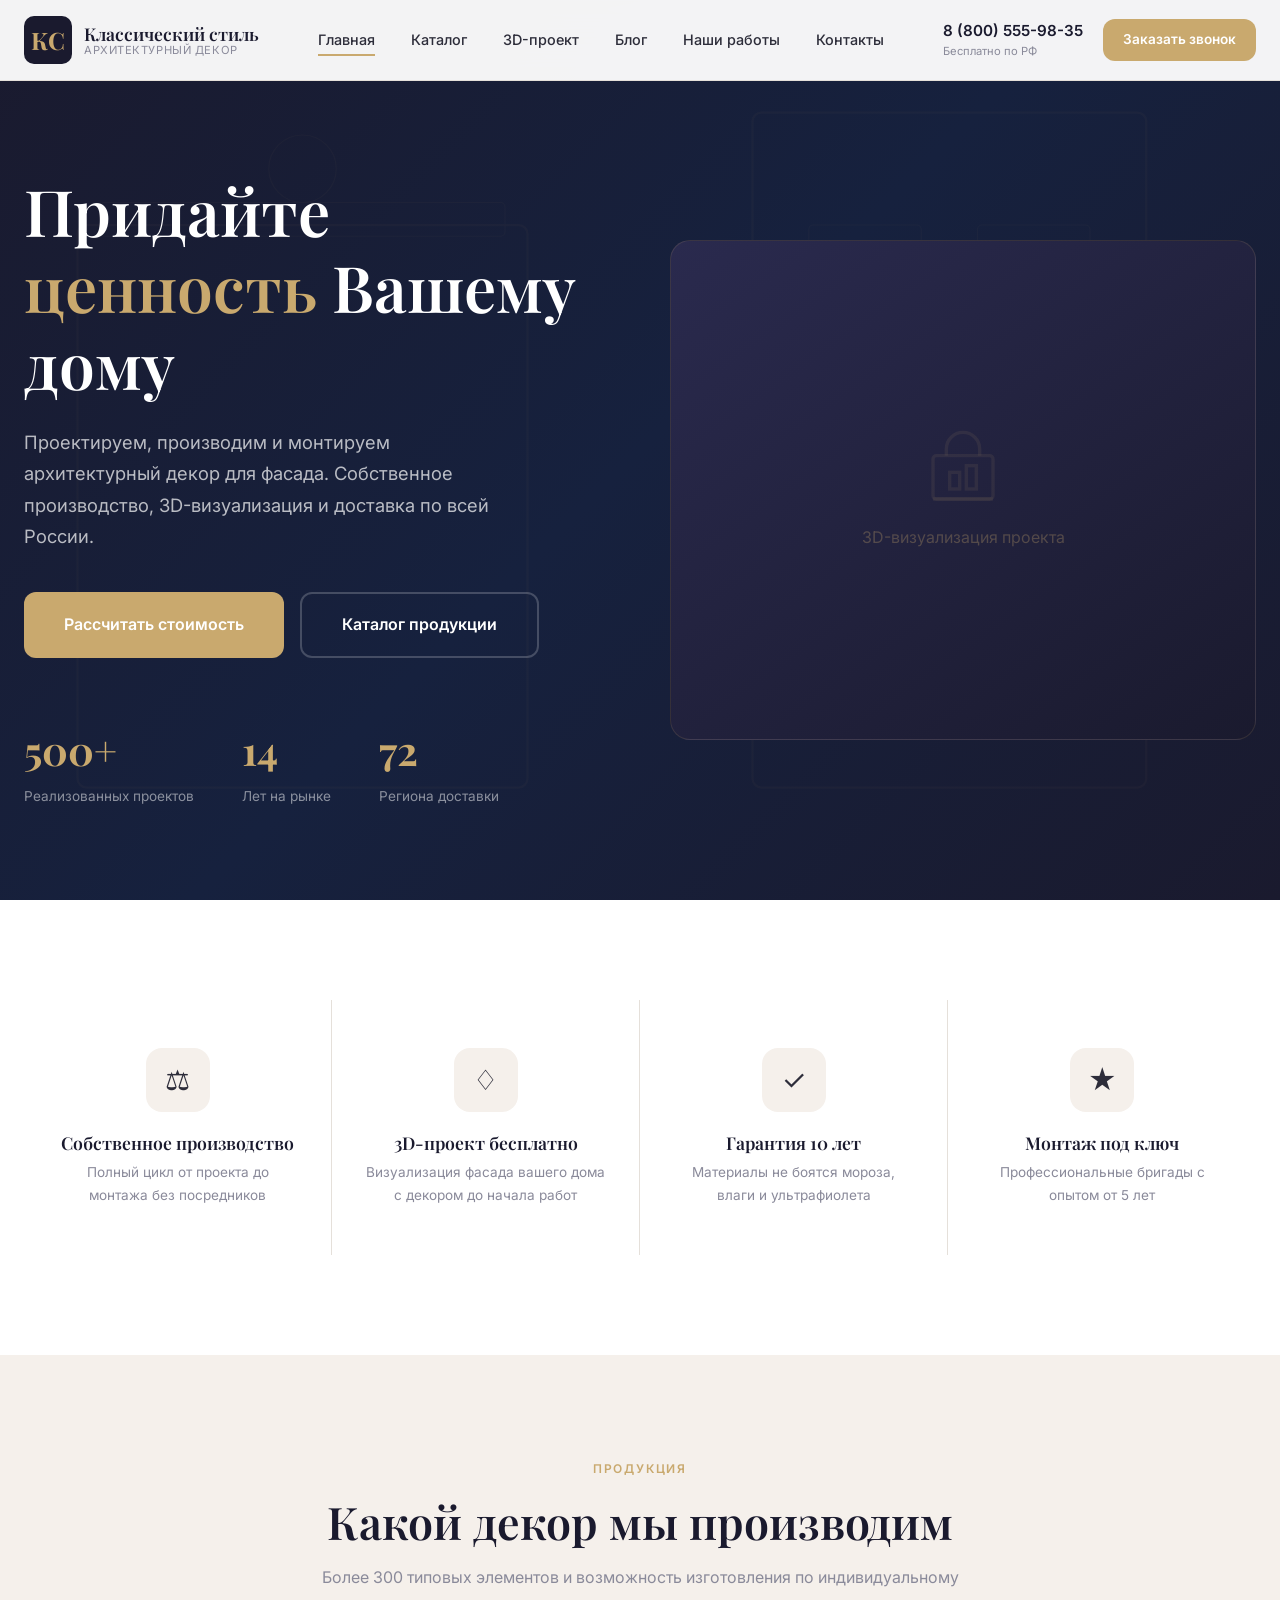
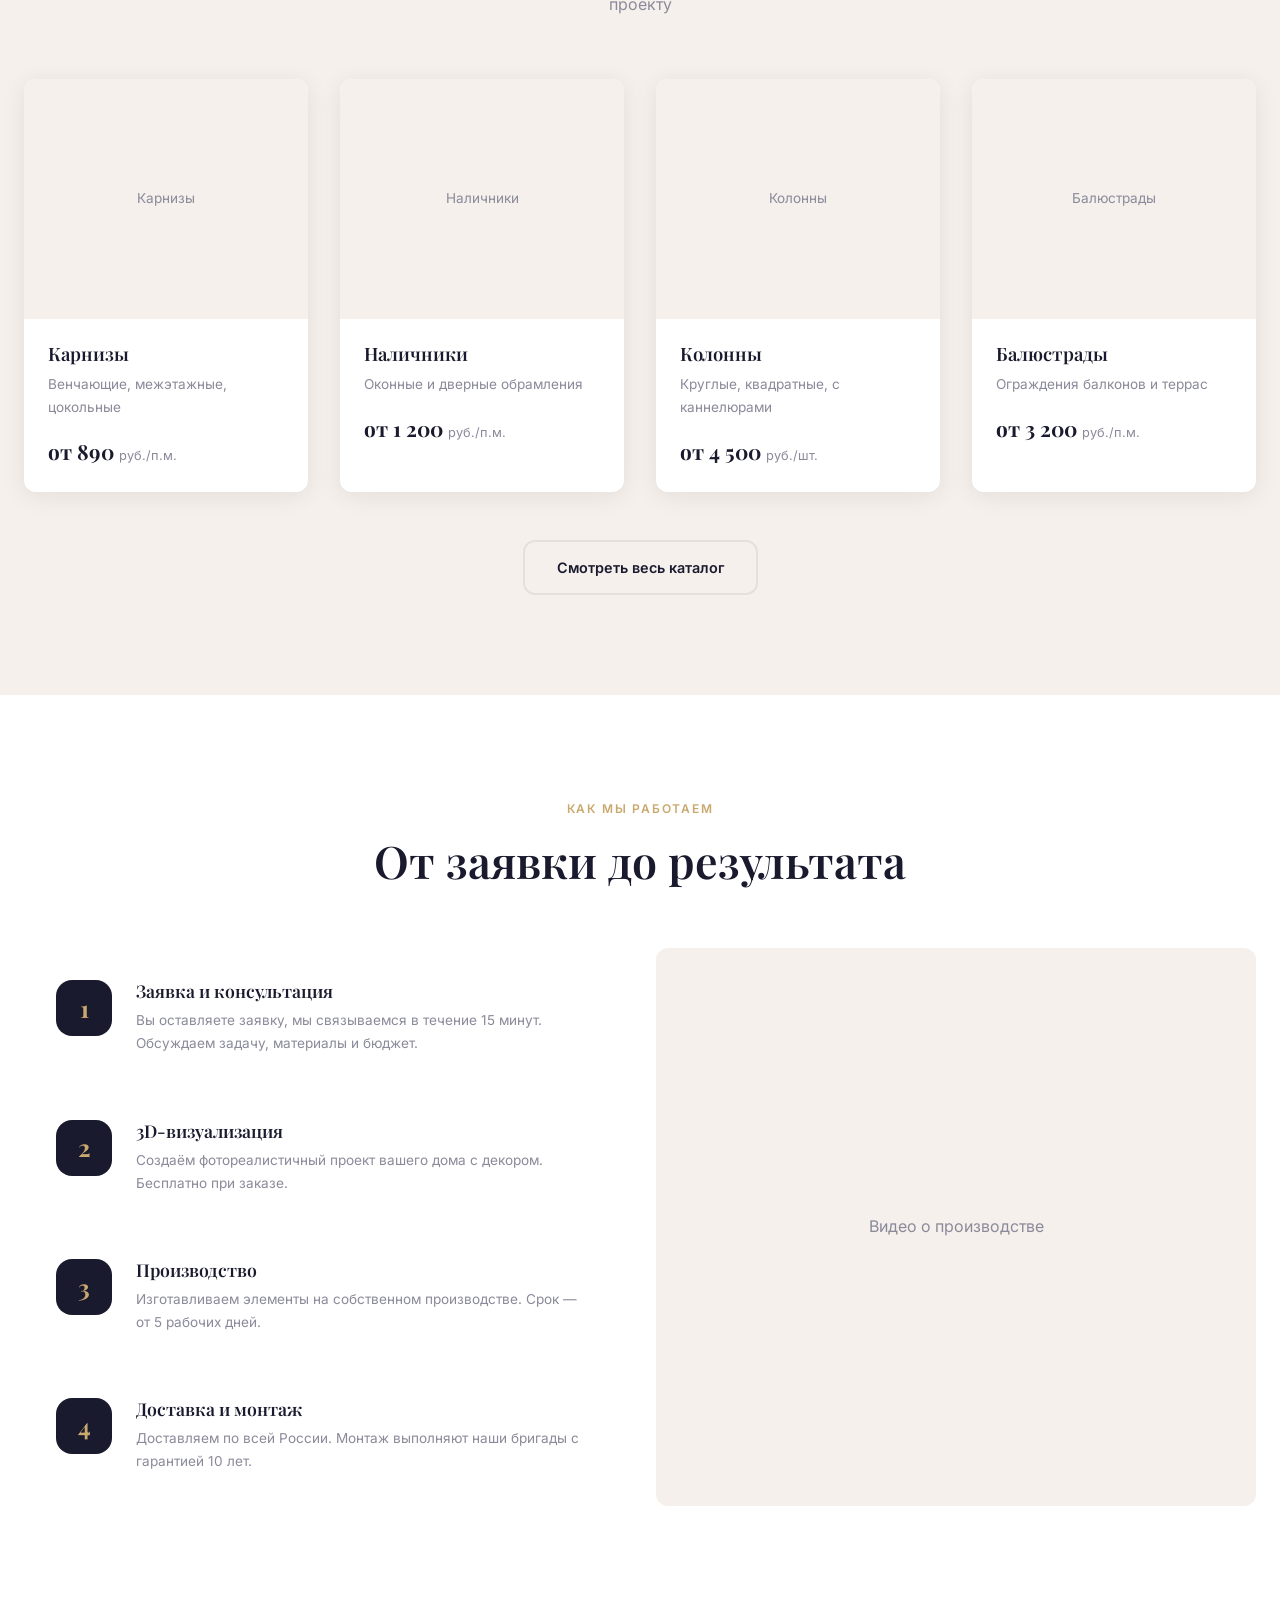
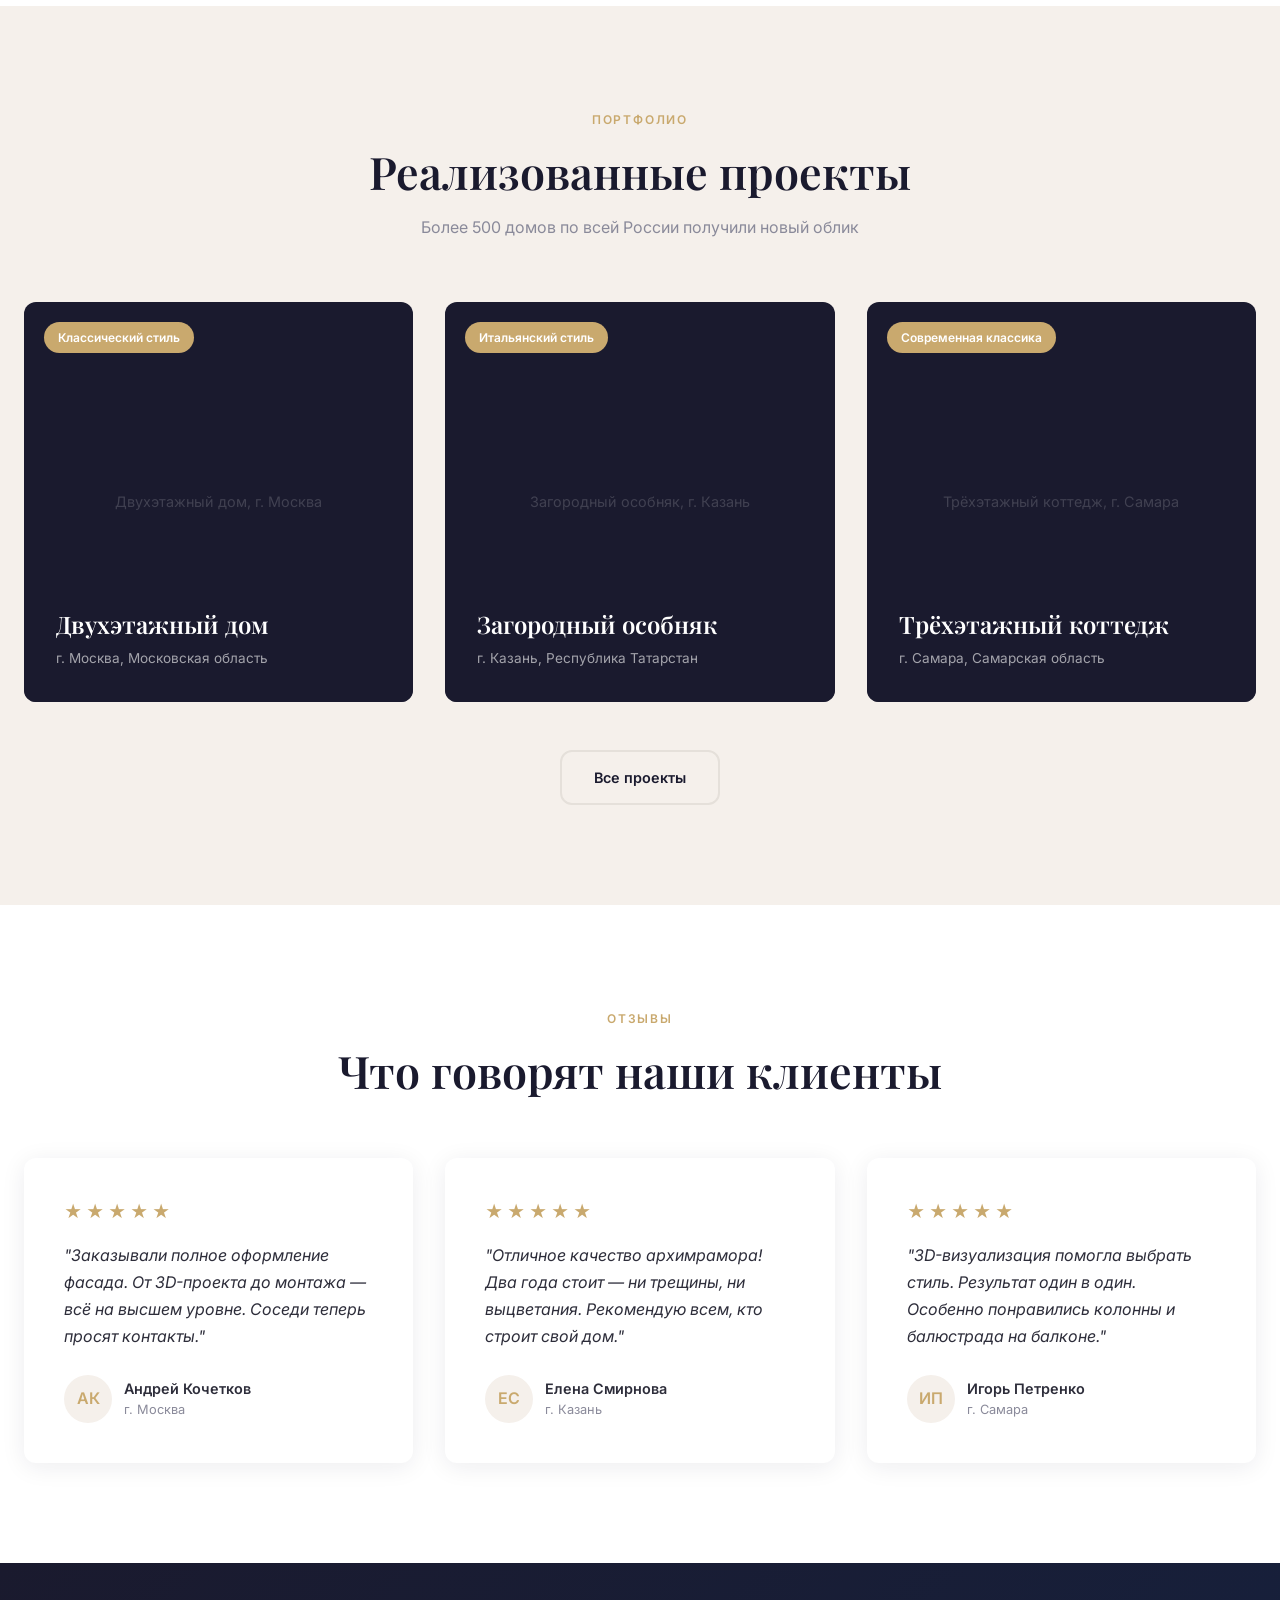
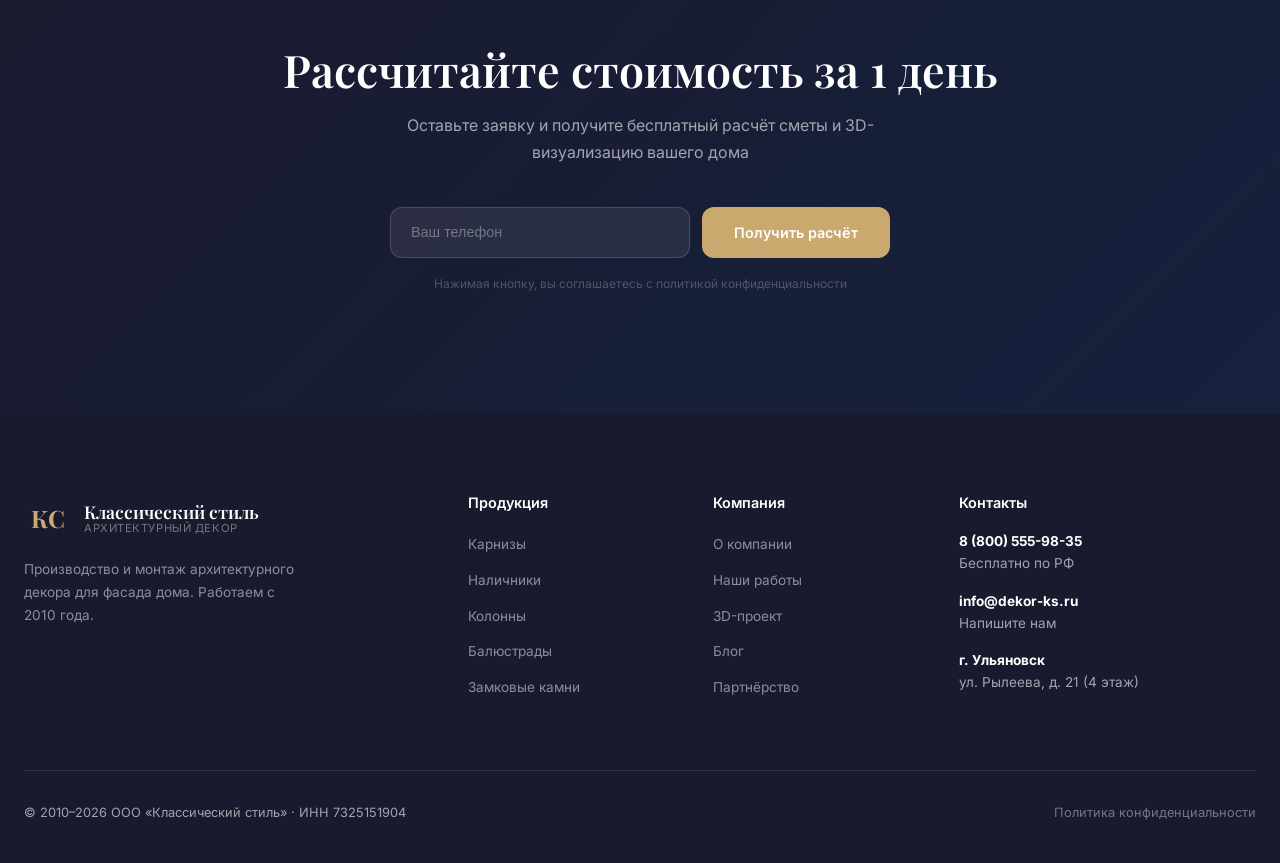
<file: concept-2026/index.html>
<!DOCTYPE html>
<html lang="ru">
<head>
    <meta charset="UTF-8">
    <meta name="viewport" content="width=device-width, initial-scale=1.0">
    <title>Классический стиль — Архитектурный декор фасада</title>
    <link rel="preconnect" href="https://fonts.googleapis.com">
    <link href="https://fonts.googleapis.com/css2?family=Inter:wght@400;500;600;700&family=Playfair+Display:wght@600;700&display=swap" rel="stylesheet">
    <link rel="stylesheet" href="css/style.css">
</head>
<body>

<!-- HEADER -->
<header class="header">
    <div class="header__inner">
        <a href="index.html" class="header__logo">
            <div class="header__logo-icon">КС</div>
            <div class="header__logo-text">
                Классический стиль
                <span>Архитектурный декор</span>
            </div>
        </a>
        <nav class="header__nav">
            <a href="index.html" class="active">Главная</a>
            <a href="catalog.html">Каталог</a>
            <a href="design.html">3D-проект</a>
            <a href="blog.html">Блог</a>
            <a href="#">Наши работы</a>
            <a href="#">Контакты</a>
        </nav>
        <div class="header__actions">
            <div class="header__phone">
                8 (800) 555-98-35
                <span>Бесплатно по РФ</span>
            </div>
            <a href="#callback" class="btn btn--primary btn--sm">Заказать звонок</a>
        </div>
        <button class="mobile-menu-btn" aria-label="Меню">
            <span></span><span></span><span></span>
        </button>
    </div>
</header>

<!-- HERO -->
<section class="hero">
    <div class="hero__bg"></div>
    <div class="hero__content">
        <div class="hero__text">
            <h1>Придайте <em>ценность</em> Вашему дому</h1>
            <p>Проектируем, производим и монтируем архитектурный декор для фасада. Собственное производство, 3D-визуализация и доставка по всей России.</p>
            <div class="hero__buttons">
                <a href="#calc" class="btn btn--primary btn--lg">Рассчитать стоимость</a>
                <a href="catalog.html" class="btn btn--outline btn--lg" style="border-color:rgba(255,255,255,0.2);color:#fff">Каталог продукции</a>
            </div>
            <div class="hero__stats">
                <div>
                    <div class="hero__stat-number">500+</div>
                    <div class="hero__stat-label">Реализованных проектов</div>
                </div>
                <div>
                    <div class="hero__stat-number">14</div>
                    <div class="hero__stat-label">Лет на рынке</div>
                </div>
                <div>
                    <div class="hero__stat-number">72</div>
                    <div class="hero__stat-label">Региона доставки</div>
                </div>
            </div>
        </div>
        <div class="hero__visual">
            <div class="hero__visual-placeholder">
                <svg viewBox="0 0 24 24" fill="none" stroke="currentColor" stroke-width="1"><rect x="3" y="8" width="18" height="13" rx="1"/><path d="M7 8V6a5 5 0 0 1 10 0v2"/><path d="M3 21h18"/><rect x="8" y="13" width="3" height="5"/><rect x="13" y="11" width="3" height="7"/></svg>
                3D-визуализация проекта
            </div>
        </div>
    </div>
</section>

<!-- ADVANTAGES -->
<section class="section">
    <div class="container">
        <div class="advantages__grid">
            <div class="advantage-card">
                <div class="advantage-card__icon">&#9878;</div>
                <h4>Собственное производство</h4>
                <p>Полный цикл от проекта до монтажа без посредников</p>
            </div>
            <div class="advantage-card">
                <div class="advantage-card__icon">&#9826;</div>
                <h4>3D-проект бесплатно</h4>
                <p>Визуализация фасада вашего дома с декором до начала работ</p>
            </div>
            <div class="advantage-card">
                <div class="advantage-card__icon">&#10003;</div>
                <h4>Гарантия 10 лет</h4>
                <p>Материалы не боятся мороза, влаги и ультрафиолета</p>
            </div>
            <div class="advantage-card">
                <div class="advantage-card__icon">&#9733;</div>
                <h4>Монтаж под ключ</h4>
                <p>Профессиональные бригады с опытом от 5 лет</p>
            </div>
        </div>
    </div>
</section>

<!-- PRODUCTS PREVIEW -->
<section class="section section--light">
    <div class="container">
        <div class="section-header">
            <div class="section-header__label">Продукция</div>
            <h2>Какой декор мы производим</h2>
            <p>Более 300 типовых элементов и возможность изготовления по индивидуальному проекту</p>
        </div>
        <div class="grid grid--4">
            <a href="catalog.html" class="product-card">
                <div class="product-card__image">Карнизы</div>
                <div class="product-card__body">
                    <h3>Карнизы</h3>
                    <p>Венчающие, межэтажные, цокольные</p>
                    <div class="product-card__price">от 890 <span>руб./п.м.</span></div>
                </div>
            </a>
            <a href="catalog.html" class="product-card">
                <div class="product-card__image">Наличники</div>
                <div class="product-card__body">
                    <h3>Наличники</h3>
                    <p>Оконные и дверные обрамления</p>
                    <div class="product-card__price">от 1 200 <span>руб./п.м.</span></div>
                </div>
            </a>
            <a href="catalog.html" class="product-card">
                <div class="product-card__image">Колонны</div>
                <div class="product-card__body">
                    <h3>Колонны</h3>
                    <p>Круглые, квадратные, с каннелюрами</p>
                    <div class="product-card__price">от 4 500 <span>руб./шт.</span></div>
                </div>
            </a>
            <a href="catalog.html" class="product-card">
                <div class="product-card__image">Балюстрады</div>
                <div class="product-card__body">
                    <h3>Балюстрады</h3>
                    <p>Ограждения балконов и террас</p>
                    <div class="product-card__price">от 3 200 <span>руб./п.м.</span></div>
                </div>
            </a>
        </div>
        <div style="text-align:center;margin-top:48px">
            <a href="catalog.html" class="btn btn--outline">Смотреть весь каталог</a>
        </div>
    </div>
</section>

<!-- HOW WE WORK -->
<section class="section">
    <div class="container">
        <div class="section-header">
            <div class="section-header__label">Как мы работаем</div>
            <h2>От заявки до результата</h2>
        </div>
        <div class="grid grid--2">
            <div>
                <div class="process-step">
                    <div class="process-step__number">1</div>
                    <div>
                        <h4>Заявка и консультация</h4>
                        <p>Вы оставляете заявку, мы связываемся в течение 15 минут. Обсуждаем задачу, материалы и бюджет.</p>
                    </div>
                </div>
                <div class="process-step">
                    <div class="process-step__number">2</div>
                    <div>
                        <h4>3D-визуализация</h4>
                        <p>Создаём фотореалистичный проект вашего дома с декором. Бесплатно при заказе.</p>
                    </div>
                </div>
                <div class="process-step">
                    <div class="process-step__number">3</div>
                    <div>
                        <h4>Производство</h4>
                        <p>Изготавливаем элементы на собственном производстве. Срок — от 5 рабочих дней.</p>
                    </div>
                </div>
                <div class="process-step">
                    <div class="process-step__number">4</div>
                    <div>
                        <h4>Доставка и монтаж</h4>
                        <p>Доставляем по всей России. Монтаж выполняют наши бригады с гарантией 10 лет.</p>
                    </div>
                </div>
            </div>
            <div style="background:var(--light);border-radius:var(--radius);display:flex;align-items:center;justify-content:center;min-height:400px;color:var(--muted)">
                Видео о производстве
            </div>
        </div>
    </div>
</section>

<!-- PROJECTS -->
<section class="section section--light">
    <div class="container">
        <div class="section-header">
            <div class="section-header__label">Портфолио</div>
            <h2>Реализованные проекты</h2>
            <p>Более 500 домов по всей России получили новый облик</p>
        </div>
        <div class="grid grid--3">
            <a href="#" class="project-card">
                <div class="project-card__image">Двухэтажный дом, г. Москва</div>
                <div class="project-card__tag">Классический стиль</div>
                <div class="project-card__overlay">
                    <h3>Двухэтажный дом</h3>
                    <p>г. Москва, Московская область</p>
                </div>
            </a>
            <a href="#" class="project-card">
                <div class="project-card__image">Загородный особняк, г. Казань</div>
                <div class="project-card__tag">Итальянский стиль</div>
                <div class="project-card__overlay">
                    <h3>Загородный особняк</h3>
                    <p>г. Казань, Республика Татарстан</p>
                </div>
            </a>
            <a href="#" class="project-card">
                <div class="project-card__image">Трёхэтажный коттедж, г. Самара</div>
                <div class="project-card__tag">Современная классика</div>
                <div class="project-card__overlay">
                    <h3>Трёхэтажный коттедж</h3>
                    <p>г. Самара, Самарская область</p>
                </div>
            </a>
        </div>
        <div style="text-align:center;margin-top:48px">
            <a href="#" class="btn btn--outline">Все проекты</a>
        </div>
    </div>
</section>

<!-- TESTIMONIALS -->
<section class="section">
    <div class="container">
        <div class="section-header">
            <div class="section-header__label">Отзывы</div>
            <h2>Что говорят наши клиенты</h2>
        </div>
        <div class="grid grid--3">
            <div class="testimonial-card">
                <div class="testimonial-card__stars">&#9733;&#9733;&#9733;&#9733;&#9733;</div>
                <div class="testimonial-card__text">"Заказывали полное оформление фасада. От 3D-проекта до монтажа — всё на высшем уровне. Соседи теперь просят контакты."</div>
                <div class="testimonial-card__author">
                    <div class="testimonial-card__avatar">АК</div>
                    <div>
                        <div class="testimonial-card__name">Андрей Кочетков</div>
                        <div class="testimonial-card__location">г. Москва</div>
                    </div>
                </div>
            </div>
            <div class="testimonial-card">
                <div class="testimonial-card__stars">&#9733;&#9733;&#9733;&#9733;&#9733;</div>
                <div class="testimonial-card__text">"Отличное качество архимрамора! Два года стоит — ни трещины, ни выцветания. Рекомендую всем, кто строит свой дом."</div>
                <div class="testimonial-card__author">
                    <div class="testimonial-card__avatar">ЕС</div>
                    <div>
                        <div class="testimonial-card__name">Елена Смирнова</div>
                        <div class="testimonial-card__location">г. Казань</div>
                    </div>
                </div>
            </div>
            <div class="testimonial-card">
                <div class="testimonial-card__stars">&#9733;&#9733;&#9733;&#9733;&#9733;</div>
                <div class="testimonial-card__text">"3D-визуализация помогла выбрать стиль. Результат один в один. Особенно понравились колонны и балюстрада на балконе."</div>
                <div class="testimonial-card__author">
                    <div class="testimonial-card__avatar">ИП</div>
                    <div>
                        <div class="testimonial-card__name">Игорь Петренко</div>
                        <div class="testimonial-card__location">г. Самара</div>
                    </div>
                </div>
            </div>
        </div>
    </div>
</section>

<!-- CTA -->
<section class="cta" id="calc">
    <div class="container">
        <h2>Рассчитайте стоимость за 1 день</h2>
        <p>Оставьте заявку и получите бесплатный расчёт сметы и 3D-визуализацию вашего дома</p>
        <div class="cta__form">
            <input type="text" placeholder="Ваш телефон">
            <a href="#" class="btn btn--primary">Получить расчёт</a>
        </div>
        <p style="font-size:0.75rem;margin-top:16px;opacity:0.4">Нажимая кнопку, вы соглашаетесь с <a href="#" style="color:rgba(255,255,255,0.6)">политикой конфиденциальности</a></p>
    </div>
</section>

<!-- FOOTER -->
<footer class="footer">
    <div class="container">
        <div class="footer__grid">
            <div class="footer__brand">
                <a href="index.html" class="header__logo" style="margin-bottom:16px">
                    <div class="header__logo-icon">КС</div>
                    <div class="header__logo-text" style="color:#fff">
                        Классический стиль
                        <span style="color:rgba(255,255,255,0.4)">Архитектурный декор</span>
                    </div>
                </a>
                <p>Производство и монтаж архитектурного декора для фасада дома. Работаем с 2010 года.</p>
            </div>
            <div>
                <h4>Продукция</h4>
                <ul class="footer__links">
                    <li><a href="catalog.html">Карнизы</a></li>
                    <li><a href="catalog.html">Наличники</a></li>
                    <li><a href="catalog.html">Колонны</a></li>
                    <li><a href="catalog.html">Балюстрады</a></li>
                    <li><a href="catalog.html">Замковые камни</a></li>
                </ul>
            </div>
            <div>
                <h4>Компания</h4>
                <ul class="footer__links">
                    <li><a href="#">О компании</a></li>
                    <li><a href="#">Наши работы</a></li>
                    <li><a href="design.html">3D-проект</a></li>
                    <li><a href="blog.html">Блог</a></li>
                    <li><a href="#">Партнёрство</a></li>
                </ul>
            </div>
            <div>
                <h4>Контакты</h4>
                <div class="footer__contact-item">
                    <div>
                        <strong>8 (800) 555-98-35</strong>
                        Бесплатно по РФ
                    </div>
                </div>
                <div class="footer__contact-item">
                    <div>
                        <strong>info@dekor-ks.ru</strong>
                        Напишите нам
                    </div>
                </div>
                <div class="footer__contact-item">
                    <div>
                        <strong>г. Ульяновск</strong>
                        ул. Рылеева, д. 21 (4 этаж)
                    </div>
                </div>
            </div>
        </div>
        <div class="footer__bottom">
            <span>&copy; 2010&ndash;2026 ООО &laquo;Классический стиль&raquo; &middot; ИНН 7325151904</span>
            <a href="#">Политика конфиденциальности</a>
        </div>
    </div>
</footer>

</body>
</html>
</file>
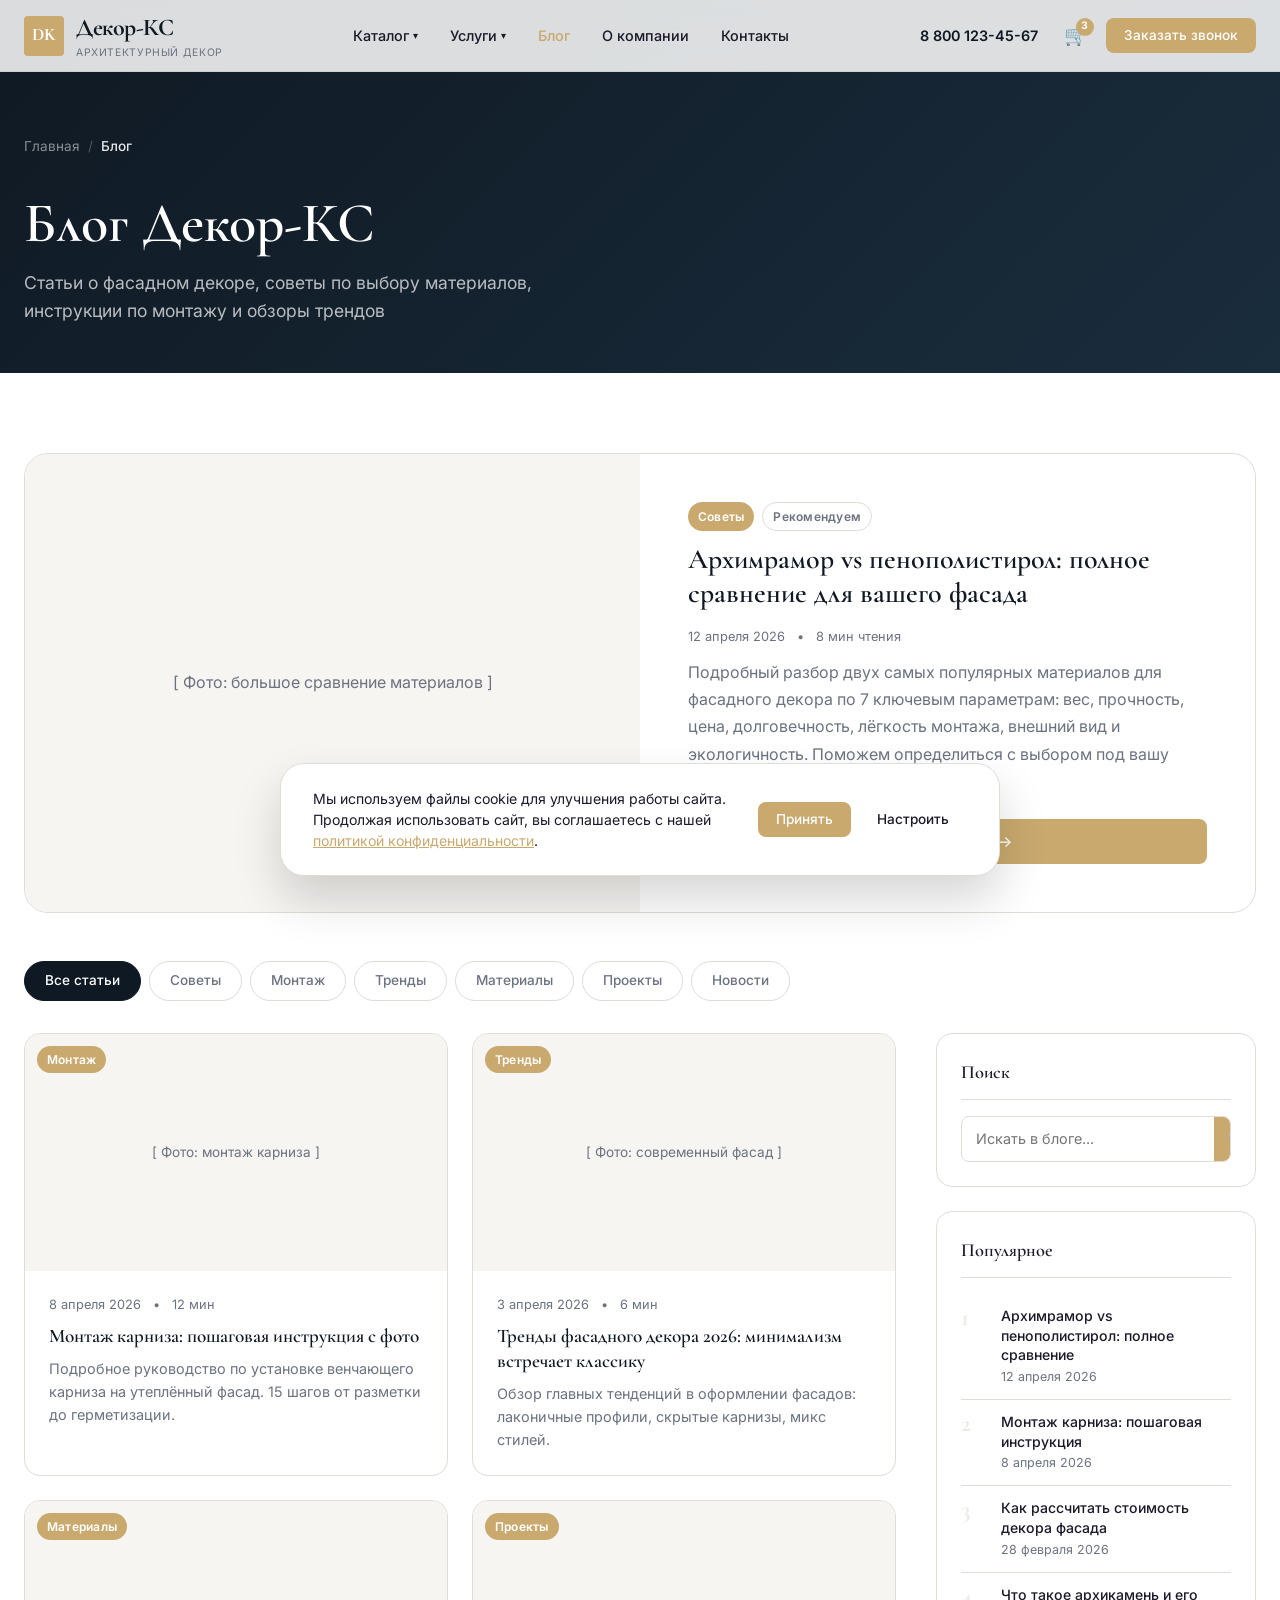
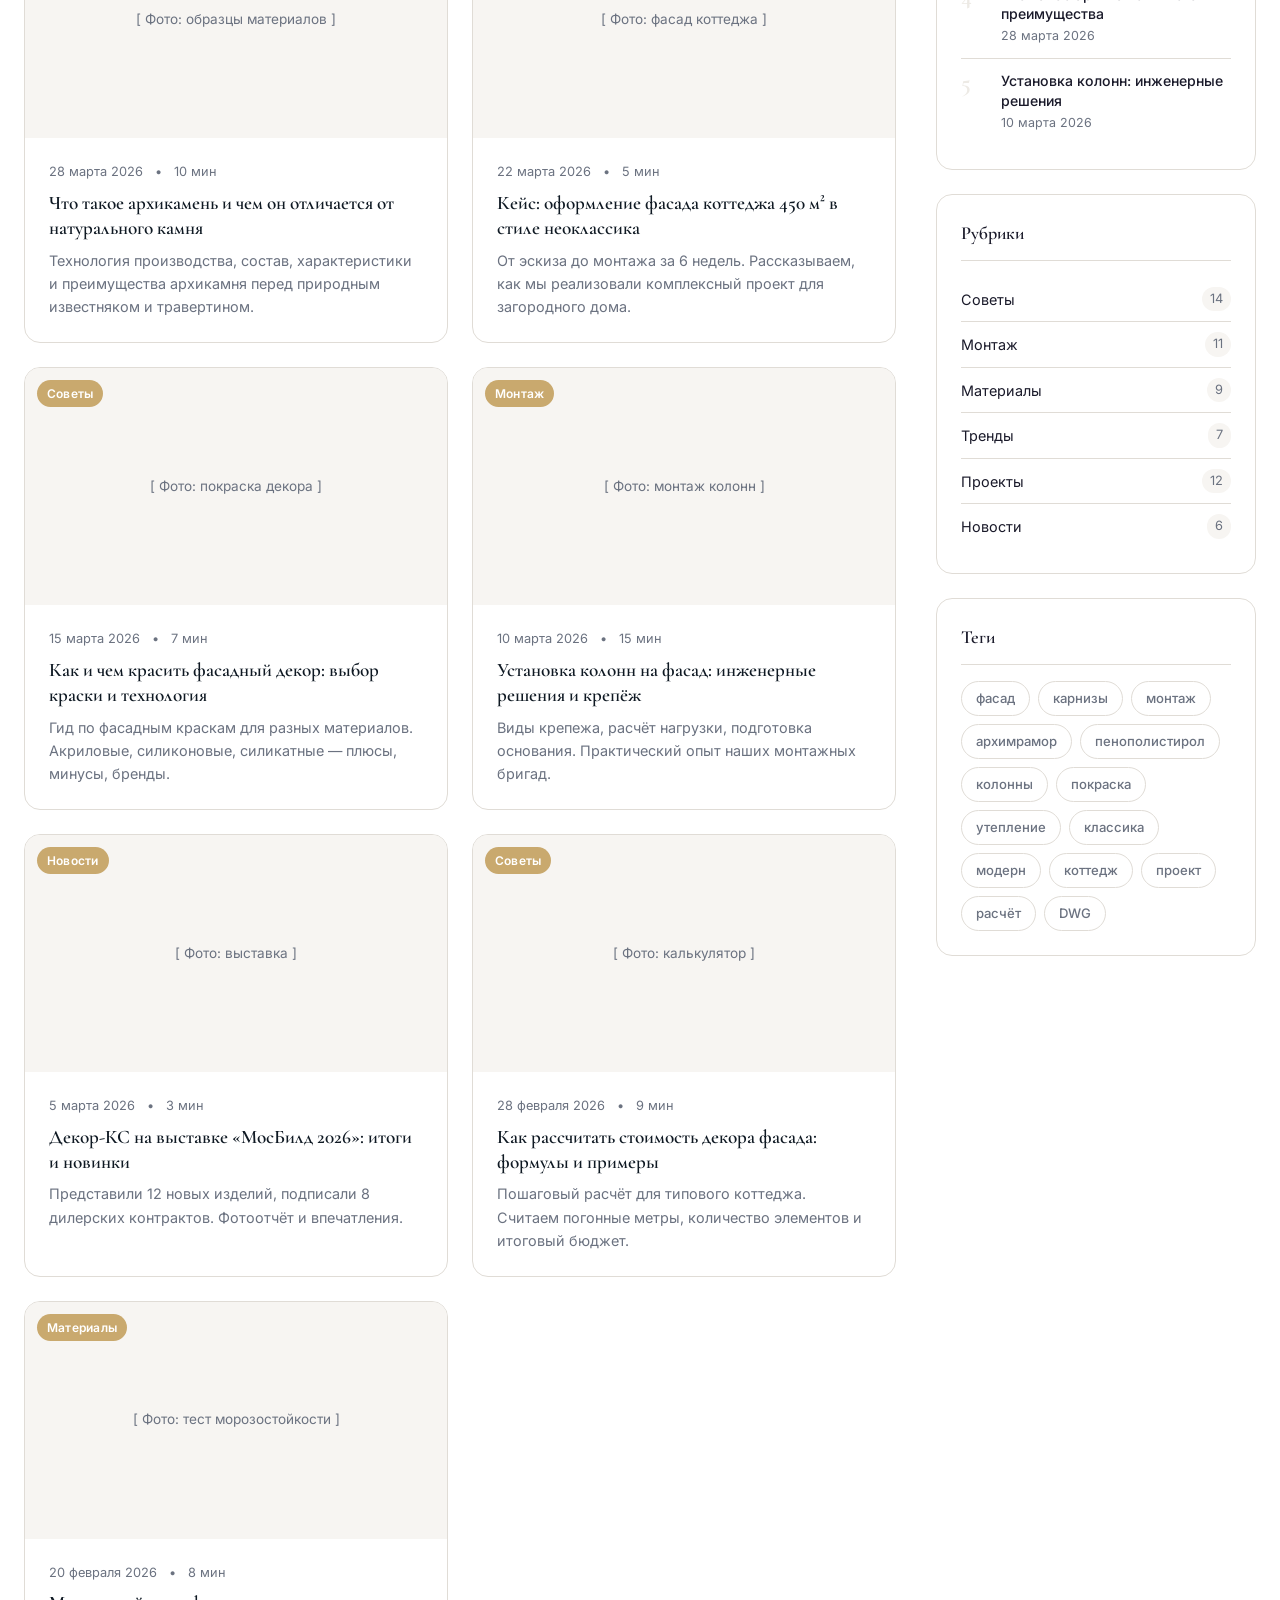
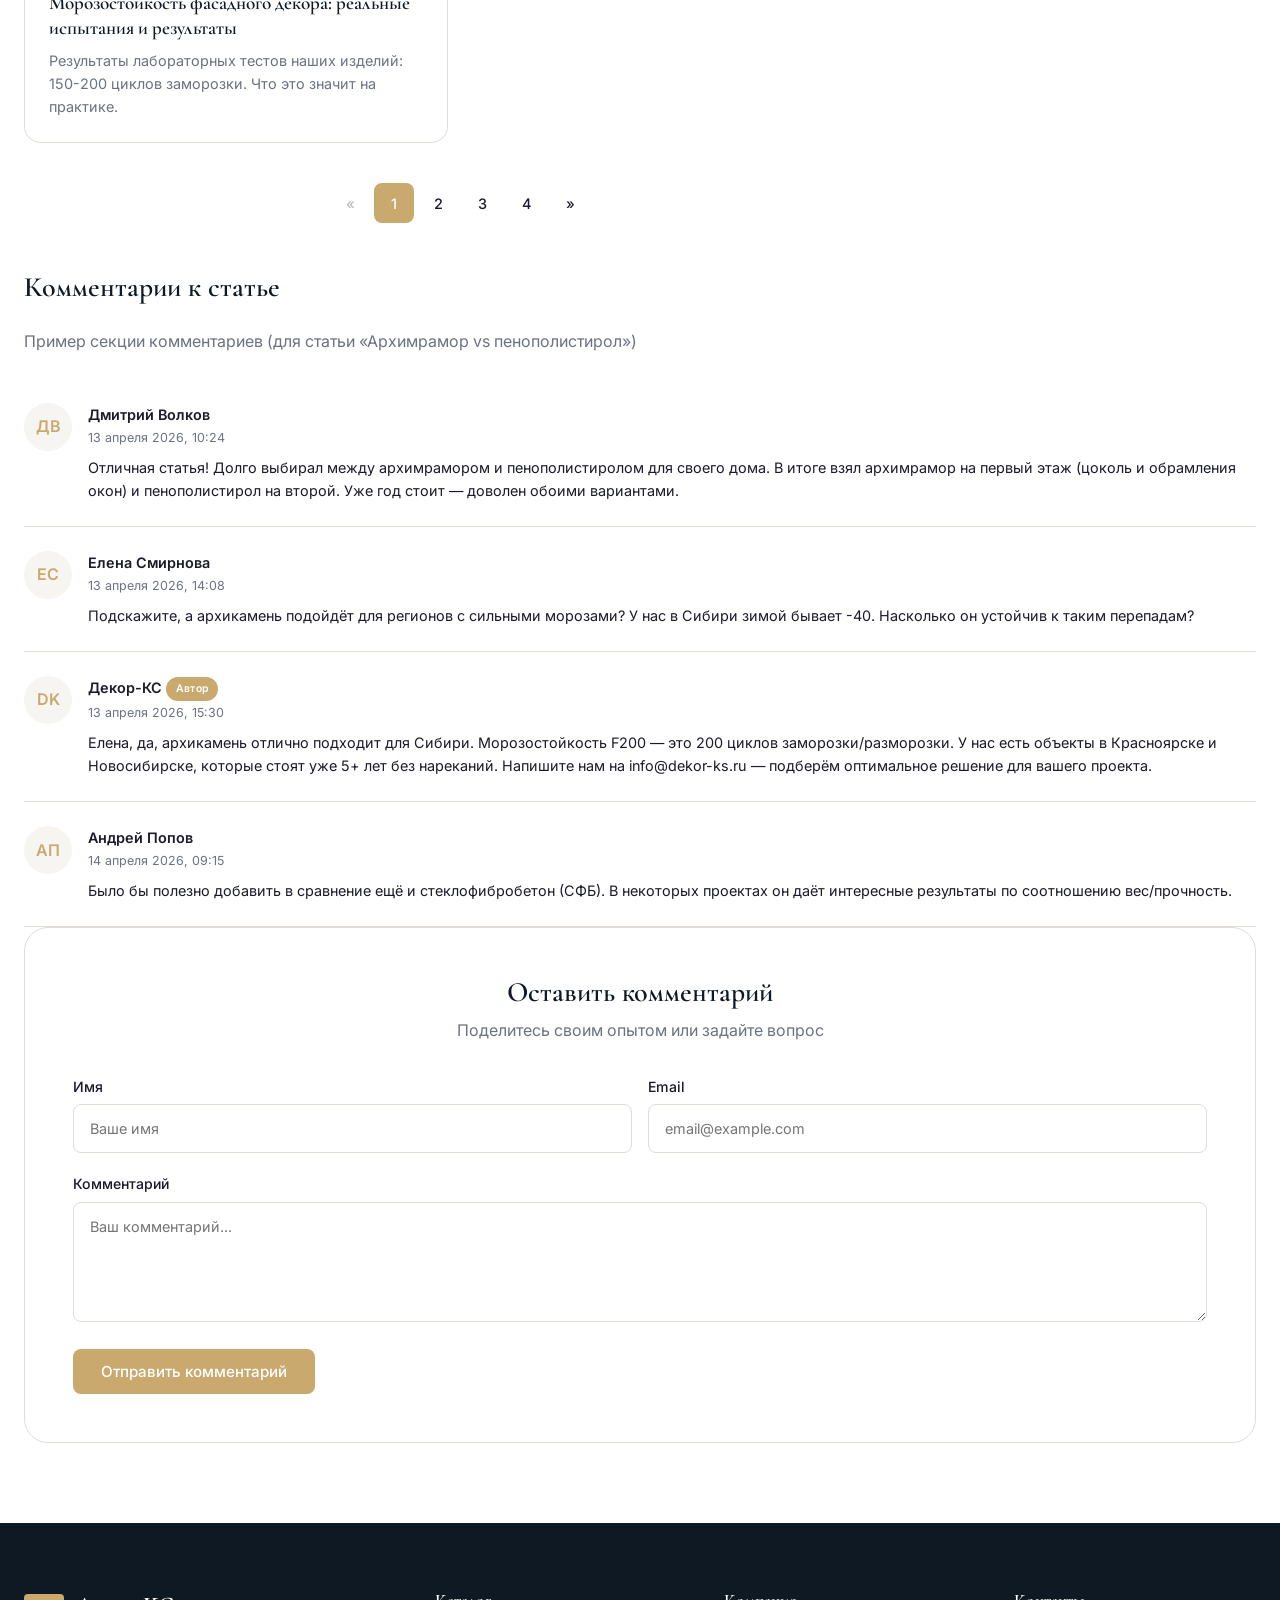
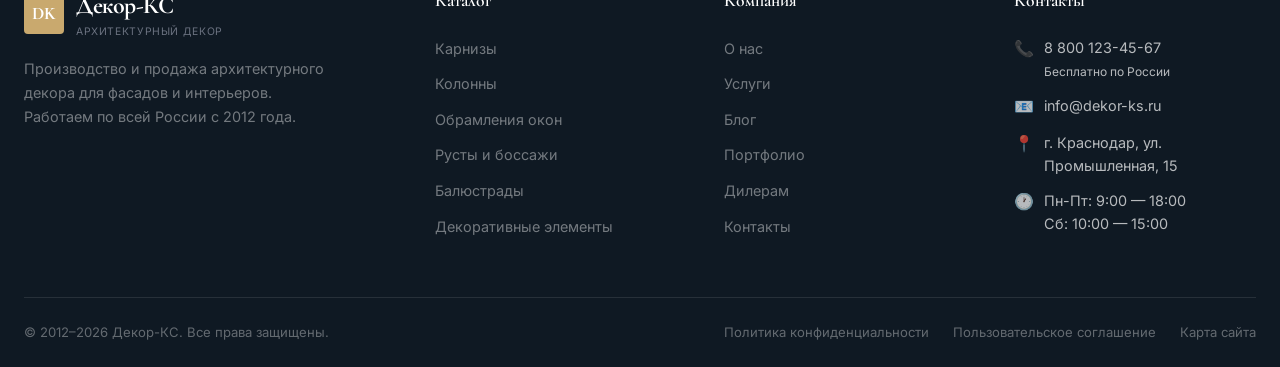
<file: concept-2026-v2/blog.html>
<!DOCTYPE html>
<html lang="ru">
<head>
  <meta charset="UTF-8">
  <meta name="viewport" content="width=device-width, initial-scale=1.0">
  <title>Блог — Декор-КС</title>
  <meta name="description" content="Статьи о фасадном декоре: выбор материалов, монтаж, тренды, советы архитекторов. Полезная информация от экспертов Декор-КС.">
  <link rel="preconnect" href="https://fonts.googleapis.com">
  <link rel="preconnect" href="https://fonts.gstatic.com" crossorigin>
  <link href="https://fonts.googleapis.com/css2?family=Cormorant+Garamond:ital,wght@0,400;0,500;0,600;0,700;1,400;1,500&family=Inter:wght@300;400;500;600;700&display=swap" rel="stylesheet">
  <link rel="stylesheet" href="css/style.css">
</head>
<body>

  <!-- ========== HEADER ========== -->
  <header class="header">
    <div class="container header__inner">
      <a href="index.html" class="logo">
        <span class="logo__icon">DK</span>
        <span>Декор-КС<span class="logo__sub">архитектурный декор</span></span>
      </a>
      <nav class="nav">
        <div class="nav__item">
          <a href="catalog.html" class="nav__link">Каталог <span class="nav__arrow">&#9662;</span></a>
          <div class="dropdown dropdown--mega">
            <a href="catalog.html" class="dropdown__item"><span class="dropdown__icon">&#9634;</span><span class="dropdown__text"><strong>Карнизы</strong><span>Венчающие, межэтажные, цокольные</span></span></a>
            <a href="catalog.html" class="dropdown__item"><span class="dropdown__icon">&#9673;</span><span class="dropdown__text"><strong>Колонны</strong><span>Круглые, квадратные, пилястры</span></span></a>
            <a href="catalog.html" class="dropdown__item"><span class="dropdown__icon">&#9711;</span><span class="dropdown__text"><strong>Обрамления окон</strong><span>Наличники, сандрики, подоконники</span></span></a>
            <a href="catalog.html" class="dropdown__item"><span class="dropdown__icon">&#9670;</span><span class="dropdown__text"><strong>Русты и боссажи</strong><span>Угловые элементы, панели</span></span></a>
            <a href="catalog.html" class="dropdown__item"><span class="dropdown__icon">&#10022;</span><span class="dropdown__text"><strong>Декоративные элементы</strong><span>Розетки, картуши, замковые камни</span></span></a>
            <a href="catalog.html" class="dropdown__item"><span class="dropdown__icon">&#9651;</span><span class="dropdown__text"><strong>Балюстрады</strong><span>Балясины, перила, ограждения</span></span></a>
          </div>
        </div>
        <div class="nav__item">
          <a href="services.html" class="nav__link">Услуги <span class="nav__arrow">&#9662;</span></a>
          <div class="dropdown">
            <a href="services.html" class="dropdown__item"><span class="dropdown__icon">&#128207;</span><span class="dropdown__text"><strong>Замер</strong><span>Выезд специалиста</span></span></a>
            <a href="services.html" class="dropdown__item"><span class="dropdown__icon">&#128187;</span><span class="dropdown__text"><strong>3D-проект</strong><span>Визуализация фасада</span></span></a>
            <a href="services.html" class="dropdown__item"><span class="dropdown__icon">&#9874;</span><span class="dropdown__text"><strong>Производство</strong><span>Изготовление на заказ</span></span></a>
            <a href="services.html" class="dropdown__item"><span class="dropdown__icon">&#128666;</span><span class="dropdown__text"><strong>Доставка</strong><span>По всей России</span></span></a>
            <a href="services.html" class="dropdown__item"><span class="dropdown__icon">&#128295;</span><span class="dropdown__text"><strong>Монтаж</strong><span>Профессиональная установка</span></span></a>
            <a href="services.html" class="dropdown__item"><span class="dropdown__icon">&#128101;</span><span class="dropdown__text"><strong>Шеф-монтаж</strong><span>Контроль и обучение</span></span></a>
          </div>
        </div>
        <a href="blog.html" class="nav__link nav__link--active">Блог</a>
        <a href="#" class="nav__link">О компании</a>
        <a href="#" class="nav__link">Контакты</a>
      </nav>
      <div class="header__actions">
        <a href="tel:+78001234567" class="header__phone">8 800 123-45-67</a>
        <a href="#" class="header__cart" aria-label="Корзина">&#128722;<span class="header__cart-count">3</span></a>
        <a href="#" class="btn btn--primary btn--sm">Заказать звонок</a>
        <button class="burger" aria-label="Меню"><span></span><span></span><span></span></button>
      </div>
    </div>
  </header>

  <!-- ========== PAGE HERO ========== -->
  <section class="page-hero">
    <div class="container">
      <div class="breadcrumbs">
        <a href="index.html">Главная</a>
        <span class="breadcrumbs__sep">/</span>
        <span class="breadcrumbs__current">Блог</span>
      </div>
      <h1>Блог Декор-КС</h1>
      <p>Статьи о фасадном декоре, советы по выбору материалов, инструкции по монтажу и обзоры трендов</p>
    </div>
  </section>

  <!-- ========== BLOG ========== -->
  <section class="section">
    <div class="container">

      <!-- Featured Article -->
      <div class="blog-featured">
        <div class="blog-featured__image">[ Фото: большое сравнение материалов ]</div>
        <div class="blog-featured__body">
          <div class="flex gap-sm mb-1">
            <span class="badge badge--accent">Советы</span>
            <span class="badge badge--outline">Рекомендуем</span>
          </div>
          <h2><a href="#">Архимрамор vs пенополистирол: полное сравнение для вашего фасада</a></h2>
          <div class="blog-card__meta mb-1">
            <span>12 апреля 2026</span>
            <span>&bull;</span>
            <span>8 мин чтения</span>
          </div>
          <p class="blog-featured__excerpt">
            Подробный разбор двух самых популярных материалов для фасадного декора по 7 ключевым параметрам:
            вес, прочность, цена, долговечность, лёгкость монтажа, внешний вид и экологичность.
            Поможем определиться с выбором под вашу задачу и бюджет.
          </p>
          <a href="#" class="btn btn--primary">Читать статью &rarr;</a>
        </div>
      </div>

      <!-- Category Tabs -->
      <div class="category-tabs">
        <button class="category-tab category-tab--active">Все статьи</button>
        <button class="category-tab">Советы</button>
        <button class="category-tab">Монтаж</button>
        <button class="category-tab">Тренды</button>
        <button class="category-tab">Материалы</button>
        <button class="category-tab">Проекты</button>
        <button class="category-tab">Новости</button>
      </div>

      <!-- Blog Layout: Grid + Sidebar -->
      <div class="blog-layout">

        <!-- Articles Grid -->
        <div>
          <div class="blog-grid">
            <!-- Article 1 -->
            <div class="blog-card hover-lift">
              <div class="blog-card__image">
                <span class="blog-card__category badge badge--accent">Монтаж</span>
                [ Фото: монтаж карниза ]
              </div>
              <div class="blog-card__body">
                <div class="blog-card__meta">
                  <span>8 апреля 2026</span>
                  <span>&bull;</span>
                  <span>12 мин</span>
                </div>
                <div class="blog-card__title"><a href="#">Монтаж карниза: пошаговая инструкция с фото</a></div>
                <p class="blog-card__excerpt">Подробное руководство по установке венчающего карниза на утеплённый фасад. 15 шагов от разметки до герметизации.</p>
              </div>
            </div>

            <!-- Article 2 -->
            <div class="blog-card hover-lift">
              <div class="blog-card__image">
                <span class="blog-card__category badge badge--accent">Тренды</span>
                [ Фото: современный фасад ]
              </div>
              <div class="blog-card__body">
                <div class="blog-card__meta">
                  <span>3 апреля 2026</span>
                  <span>&bull;</span>
                  <span>6 мин</span>
                </div>
                <div class="blog-card__title"><a href="#">Тренды фасадного декора 2026: минимализм встречает классику</a></div>
                <p class="blog-card__excerpt">Обзор главных тенденций в оформлении фасадов: лаконичные профили, скрытые карнизы, микс стилей.</p>
              </div>
            </div>

            <!-- Article 3 -->
            <div class="blog-card hover-lift">
              <div class="blog-card__image">
                <span class="blog-card__category badge badge--accent">Материалы</span>
                [ Фото: образцы материалов ]
              </div>
              <div class="blog-card__body">
                <div class="blog-card__meta">
                  <span>28 марта 2026</span>
                  <span>&bull;</span>
                  <span>10 мин</span>
                </div>
                <div class="blog-card__title"><a href="#">Что такое архикамень и чем он отличается от натурального камня</a></div>
                <p class="blog-card__excerpt">Технология производства, состав, характеристики и преимущества архикамня перед природным известняком и травертином.</p>
              </div>
            </div>

            <!-- Article 4 -->
            <div class="blog-card hover-lift">
              <div class="blog-card__image">
                <span class="blog-card__category badge badge--accent">Проекты</span>
                [ Фото: фасад коттеджа ]
              </div>
              <div class="blog-card__body">
                <div class="blog-card__meta">
                  <span>22 марта 2026</span>
                  <span>&bull;</span>
                  <span>5 мин</span>
                </div>
                <div class="blog-card__title"><a href="#">Кейс: оформление фасада коттеджа 450 м&sup2; в стиле неоклассика</a></div>
                <p class="blog-card__excerpt">От эскиза до монтажа за 6 недель. Рассказываем, как мы реализовали комплексный проект для загородного дома.</p>
              </div>
            </div>

            <!-- Article 5 -->
            <div class="blog-card hover-lift">
              <div class="blog-card__image">
                <span class="blog-card__category badge badge--accent">Советы</span>
                [ Фото: покраска декора ]
              </div>
              <div class="blog-card__body">
                <div class="blog-card__meta">
                  <span>15 марта 2026</span>
                  <span>&bull;</span>
                  <span>7 мин</span>
                </div>
                <div class="blog-card__title"><a href="#">Как и чем красить фасадный декор: выбор краски и технология</a></div>
                <p class="blog-card__excerpt">Гид по фасадным краскам для разных материалов. Акриловые, силиконовые, силикатные — плюсы, минусы, бренды.</p>
              </div>
            </div>

            <!-- Article 6 -->
            <div class="blog-card hover-lift">
              <div class="blog-card__image">
                <span class="blog-card__category badge badge--accent">Монтаж</span>
                [ Фото: монтаж колонн ]
              </div>
              <div class="blog-card__body">
                <div class="blog-card__meta">
                  <span>10 марта 2026</span>
                  <span>&bull;</span>
                  <span>15 мин</span>
                </div>
                <div class="blog-card__title"><a href="#">Установка колонн на фасад: инженерные решения и крепёж</a></div>
                <p class="blog-card__excerpt">Виды крепежа, расчёт нагрузки, подготовка основания. Практический опыт наших монтажных бригад.</p>
              </div>
            </div>

            <!-- Article 7 -->
            <div class="blog-card hover-lift">
              <div class="blog-card__image">
                <span class="blog-card__category badge badge--accent">Новости</span>
                [ Фото: выставка ]
              </div>
              <div class="blog-card__body">
                <div class="blog-card__meta">
                  <span>5 марта 2026</span>
                  <span>&bull;</span>
                  <span>3 мин</span>
                </div>
                <div class="blog-card__title"><a href="#">Декор-КС на выставке «МосБилд 2026»: итоги и новинки</a></div>
                <p class="blog-card__excerpt">Представили 12 новых изделий, подписали 8 дилерских контрактов. Фотоотчёт и впечатления.</p>
              </div>
            </div>

            <!-- Article 8 -->
            <div class="blog-card hover-lift">
              <div class="blog-card__image">
                <span class="blog-card__category badge badge--accent">Советы</span>
                [ Фото: калькулятор ]
              </div>
              <div class="blog-card__body">
                <div class="blog-card__meta">
                  <span>28 февраля 2026</span>
                  <span>&bull;</span>
                  <span>9 мин</span>
                </div>
                <div class="blog-card__title"><a href="#">Как рассчитать стоимость декора фасада: формулы и примеры</a></div>
                <p class="blog-card__excerpt">Пошаговый расчёт для типового коттеджа. Считаем погонные метры, количество элементов и итоговый бюджет.</p>
              </div>
            </div>

            <!-- Article 9 -->
            <div class="blog-card hover-lift">
              <div class="blog-card__image">
                <span class="blog-card__category badge badge--accent">Материалы</span>
                [ Фото: тест морозостойкости ]
              </div>
              <div class="blog-card__body">
                <div class="blog-card__meta">
                  <span>20 февраля 2026</span>
                  <span>&bull;</span>
                  <span>8 мин</span>
                </div>
                <div class="blog-card__title"><a href="#">Морозостойкость фасадного декора: реальные испытания и результаты</a></div>
                <p class="blog-card__excerpt">Результаты лабораторных тестов наших изделий: 150-200 циклов заморозки. Что это значит на практике.</p>
              </div>
            </div>
          </div>

          <!-- Pagination -->
          <div class="pagination">
            <a class="pagination__item pagination__item--disabled">&laquo;</a>
            <a class="pagination__item pagination__item--active">1</a>
            <a class="pagination__item">2</a>
            <a class="pagination__item">3</a>
            <a class="pagination__item">4</a>
            <a class="pagination__item">&raquo;</a>
          </div>
        </div>

        <!-- Sidebar -->
        <aside class="blog-sidebar">

          <!-- Search -->
          <div class="sidebar-widget">
            <div class="sidebar-widget__title">Поиск</div>
            <div class="sidebar-search">
              <input type="text" placeholder="Искать в блоге...">
              <button>&#128269;</button>
            </div>
          </div>

          <!-- Popular -->
          <div class="sidebar-widget">
            <div class="sidebar-widget__title">Популярное</div>
            <div class="sidebar-popular-item">
              <span class="sidebar-popular-item__num">1</span>
              <div>
                <div class="sidebar-popular-item__title"><a href="#">Архимрамор vs пенополистирол: полное сравнение</a></div>
                <div class="sidebar-popular-item__date">12 апреля 2026</div>
              </div>
            </div>
            <div class="sidebar-popular-item">
              <span class="sidebar-popular-item__num">2</span>
              <div>
                <div class="sidebar-popular-item__title"><a href="#">Монтаж карниза: пошаговая инструкция</a></div>
                <div class="sidebar-popular-item__date">8 апреля 2026</div>
              </div>
            </div>
            <div class="sidebar-popular-item">
              <span class="sidebar-popular-item__num">3</span>
              <div>
                <div class="sidebar-popular-item__title"><a href="#">Как рассчитать стоимость декора фасада</a></div>
                <div class="sidebar-popular-item__date">28 февраля 2026</div>
              </div>
            </div>
            <div class="sidebar-popular-item">
              <span class="sidebar-popular-item__num">4</span>
              <div>
                <div class="sidebar-popular-item__title"><a href="#">Что такое архикамень и его преимущества</a></div>
                <div class="sidebar-popular-item__date">28 марта 2026</div>
              </div>
            </div>
            <div class="sidebar-popular-item">
              <span class="sidebar-popular-item__num">5</span>
              <div>
                <div class="sidebar-popular-item__title"><a href="#">Установка колонн: инженерные решения</a></div>
                <div class="sidebar-popular-item__date">10 марта 2026</div>
              </div>
            </div>
          </div>

          <!-- Categories -->
          <div class="sidebar-widget">
            <div class="sidebar-widget__title">Рубрики</div>
            <div class="sidebar-category-item">
              <a href="#">Советы</a>
              <span class="sidebar-category-item__count">14</span>
            </div>
            <div class="sidebar-category-item">
              <a href="#">Монтаж</a>
              <span class="sidebar-category-item__count">11</span>
            </div>
            <div class="sidebar-category-item">
              <a href="#">Материалы</a>
              <span class="sidebar-category-item__count">9</span>
            </div>
            <div class="sidebar-category-item">
              <a href="#">Тренды</a>
              <span class="sidebar-category-item__count">7</span>
            </div>
            <div class="sidebar-category-item">
              <a href="#">Проекты</a>
              <span class="sidebar-category-item__count">12</span>
            </div>
            <div class="sidebar-category-item">
              <a href="#">Новости</a>
              <span class="sidebar-category-item__count">6</span>
            </div>
          </div>

          <!-- Tags Cloud -->
          <div class="sidebar-widget">
            <div class="sidebar-widget__title">Теги</div>
            <div class="tags-cloud">
              <a href="#" class="tag">фасад</a>
              <a href="#" class="tag">карнизы</a>
              <a href="#" class="tag">монтаж</a>
              <a href="#" class="tag">архимрамор</a>
              <a href="#" class="tag">пенополистирол</a>
              <a href="#" class="tag">колонны</a>
              <a href="#" class="tag">покраска</a>
              <a href="#" class="tag">утепление</a>
              <a href="#" class="tag">классика</a>
              <a href="#" class="tag">модерн</a>
              <a href="#" class="tag">коттедж</a>
              <a href="#" class="tag">проект</a>
              <a href="#" class="tag">расчёт</a>
              <a href="#" class="tag">DWG</a>
            </div>
          </div>

        </aside>
      </div>

      <!-- ========== COMMENTS PREVIEW ========== -->
      <div class="comments-section mt-3">
        <h3 class="mb-2">Комментарии к статье</h3>
        <p class="text-muted mb-2">Пример секции комментариев (для статьи &laquo;Архимрамор vs пенополистирол&raquo;)</p>

        <div class="comment">
          <div class="comment__avatar">ДВ</div>
          <div>
            <div class="comment__name">Дмитрий Волков</div>
            <div class="comment__date">13 апреля 2026, 10:24</div>
            <div class="comment__text">
              Отличная статья! Долго выбирал между архимрамором и пенополистиролом для своего дома.
              В итоге взял архимрамор на первый этаж (цоколь и обрамления окон) и пенополистирол на второй.
              Уже год стоит — доволен обоими вариантами.
            </div>
          </div>
        </div>

        <div class="comment">
          <div class="comment__avatar">ЕС</div>
          <div>
            <div class="comment__name">Елена Смирнова</div>
            <div class="comment__date">13 апреля 2026, 14:08</div>
            <div class="comment__text">
              Подскажите, а архикамень подойдёт для регионов с сильными морозами? У нас в Сибири зимой бывает -40.
              Насколько он устойчив к таким перепадам?
            </div>
          </div>
        </div>

        <div class="comment">
          <div class="comment__avatar">DK</div>
          <div>
            <div class="comment__name">Декор-КС <span class="badge badge--accent" style="font-size:.65rem; vertical-align:middle;">Автор</span></div>
            <div class="comment__date">13 апреля 2026, 15:30</div>
            <div class="comment__text">
              Елена, да, архикамень отлично подходит для Сибири. Морозостойкость F200 — это 200 циклов заморозки/разморозки.
              У нас есть объекты в Красноярске и Новосибирске, которые стоят уже 5+ лет без нареканий.
              Напишите нам на info@dekor-ks.ru — подберём оптимальное решение для вашего проекта.
            </div>
          </div>
        </div>

        <div class="comment">
          <div class="comment__avatar">АП</div>
          <div>
            <div class="comment__name">Андрей Попов</div>
            <div class="comment__date">14 апреля 2026, 09:15</div>
            <div class="comment__text">
              Было бы полезно добавить в сравнение ещё и стеклофибробетон (СФБ).
              В некоторых проектах он даёт интересные результаты по соотношению вес/прочность.
            </div>
          </div>
        </div>

        <!-- Comment form placeholder -->
        <div class="cta-form mt-3" style="max-width:100%;">
          <h3>Оставить комментарий</h3>
          <p>Поделитесь своим опытом или задайте вопрос</p>
          <div class="form-row">
            <div class="form-group">
              <label class="form-label">Имя</label>
              <input type="text" class="form-input" placeholder="Ваше имя">
            </div>
            <div class="form-group">
              <label class="form-label">Email</label>
              <input type="email" class="form-input" placeholder="email@example.com">
            </div>
          </div>
          <div class="form-group">
            <label class="form-label">Комментарий</label>
            <textarea class="form-input form-textarea" placeholder="Ваш комментарий..."></textarea>
          </div>
          <button class="btn btn--primary">Отправить комментарий</button>
        </div>
      </div>

    </div>
  </section>

  <!-- ========== FOOTER ========== -->
  <footer class="footer">
    <div class="container">
      <div class="footer__grid">
        <div class="footer__brand">
          <a href="index.html" class="logo">
            <span class="logo__icon">DK</span>
            <span>Декор-КС<span class="logo__sub">архитектурный декор</span></span>
          </a>
          <p>Производство и продажа архитектурного декора для фасадов и интерьеров. Работаем по всей России с 2012 года.</p>
        </div>
        <div>
          <div class="footer__title">Каталог</div>
          <ul class="footer__links">
            <li><a href="catalog.html">Карнизы</a></li>
            <li><a href="catalog.html">Колонны</a></li>
            <li><a href="catalog.html">Обрамления окон</a></li>
            <li><a href="catalog.html">Русты и боссажи</a></li>
            <li><a href="catalog.html">Балюстрады</a></li>
            <li><a href="catalog.html">Декоративные элементы</a></li>
          </ul>
        </div>
        <div>
          <div class="footer__title">Компания</div>
          <ul class="footer__links">
            <li><a href="#">О нас</a></li>
            <li><a href="services.html">Услуги</a></li>
            <li><a href="blog.html">Блог</a></li>
            <li><a href="#">Портфолио</a></li>
            <li><a href="#">Дилерам</a></li>
            <li><a href="#">Контакты</a></li>
          </ul>
        </div>
        <div>
          <div class="footer__title">Контакты</div>
          <ul class="footer__contacts">
            <li><span>&#128222;</span> <span><a href="tel:+78001234567">8 800 123-45-67</a><br><small>Бесплатно по России</small></span></li>
            <li><span>&#128231;</span> <span><a href="mailto:info@dekor-ks.ru">info@dekor-ks.ru</a></span></li>
            <li><span>&#128205;</span> <span>г. Краснодар, ул. Промышленная, 15</span></li>
            <li><span>&#128336;</span> <span>Пн-Пт: 9:00 &mdash; 18:00<br>Сб: 10:00 &mdash; 15:00</span></li>
          </ul>
        </div>
      </div>
      <div class="footer__bottom">
        <span>&copy; 2012&ndash;2026 Декор-КС. Все права защищены.</span>
        <div class="footer__bottom-links">
          <a href="#">Политика конфиденциальности</a>
          <a href="#">Пользовательское соглашение</a>
          <a href="#">Карта сайта</a>
        </div>
      </div>
    </div>
  </footer>

  <!-- ========== COOKIE BANNER ========== -->
  <div class="cookie-banner">
    <div class="cookie-banner__text">
      Мы используем файлы cookie для улучшения работы сайта. Продолжая использовать сайт, вы соглашаетесь с нашей
      <a href="#">политикой конфиденциальности</a>.
    </div>
    <div class="cookie-banner__actions">
      <button class="btn btn--primary btn--sm">Принять</button>
      <button class="btn btn--ghost btn--sm">Настроить</button>
    </div>
  </div>

</body>
</html>
</file>
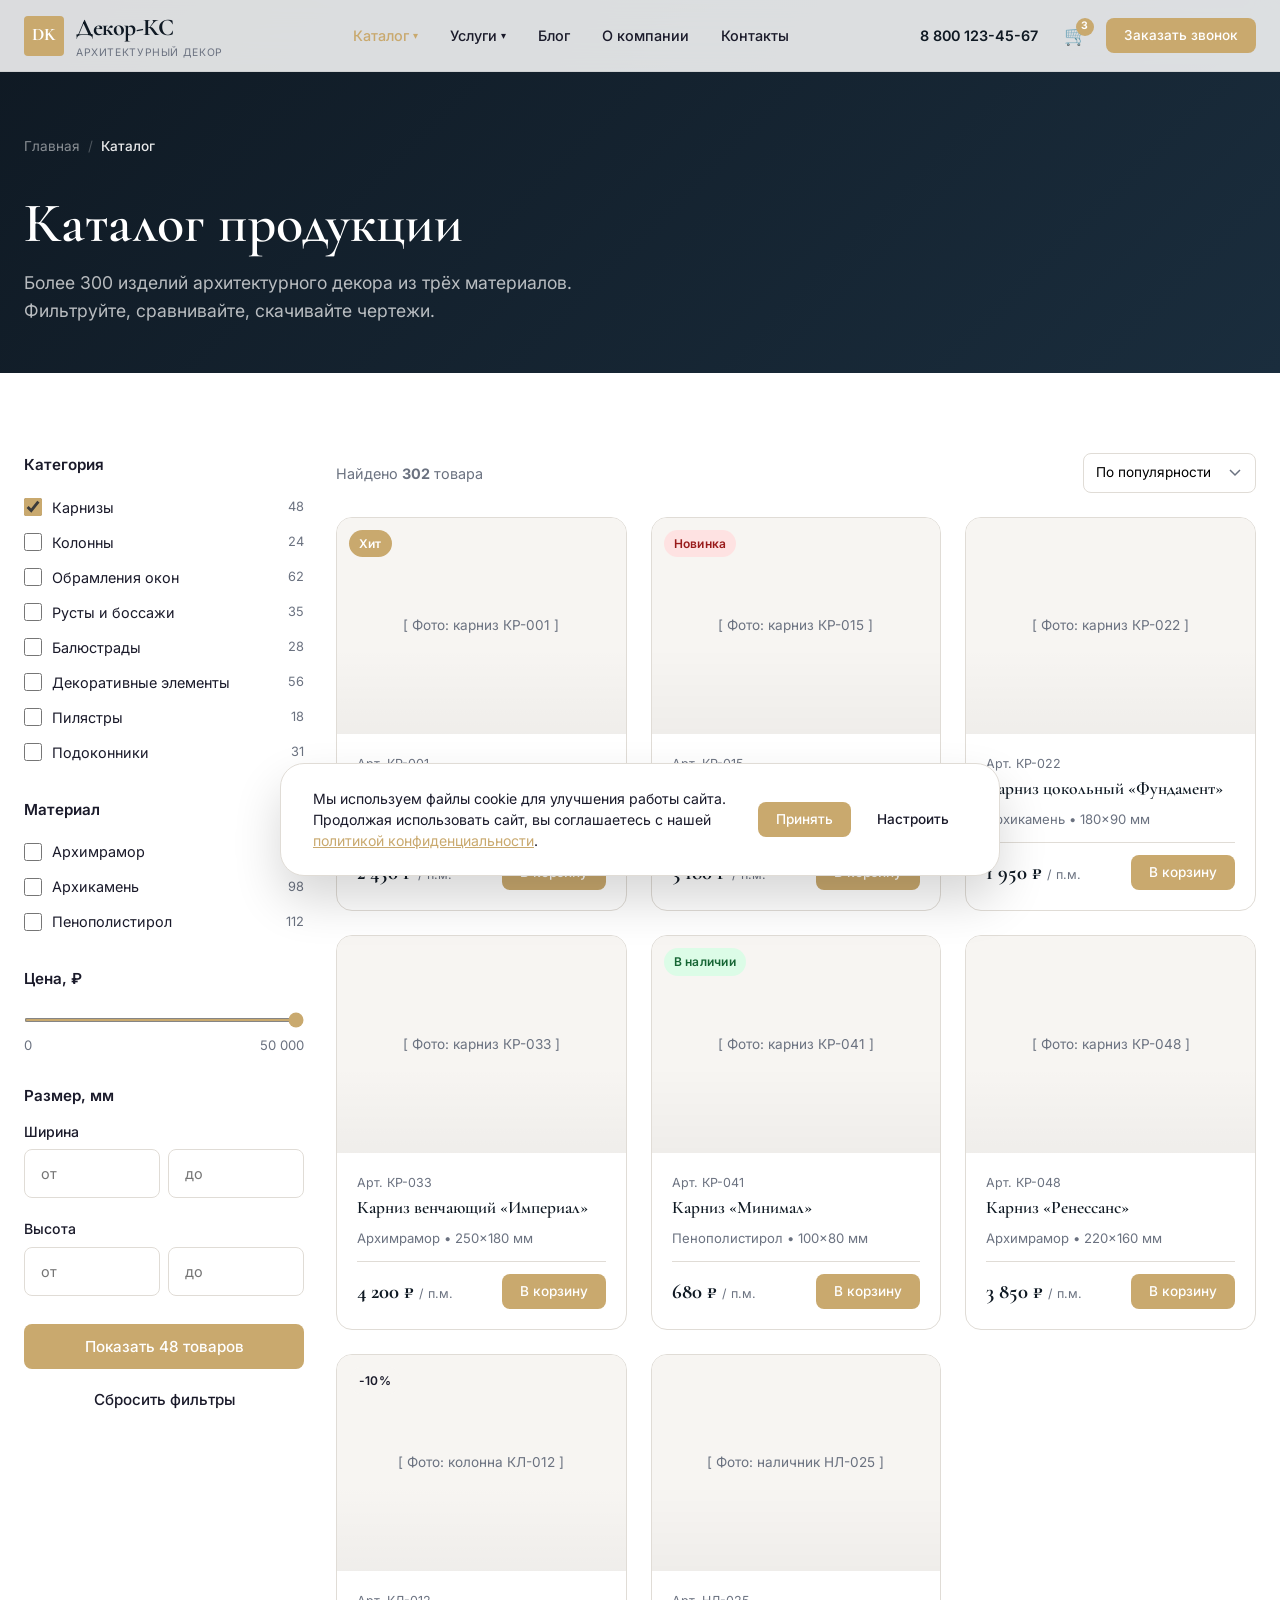
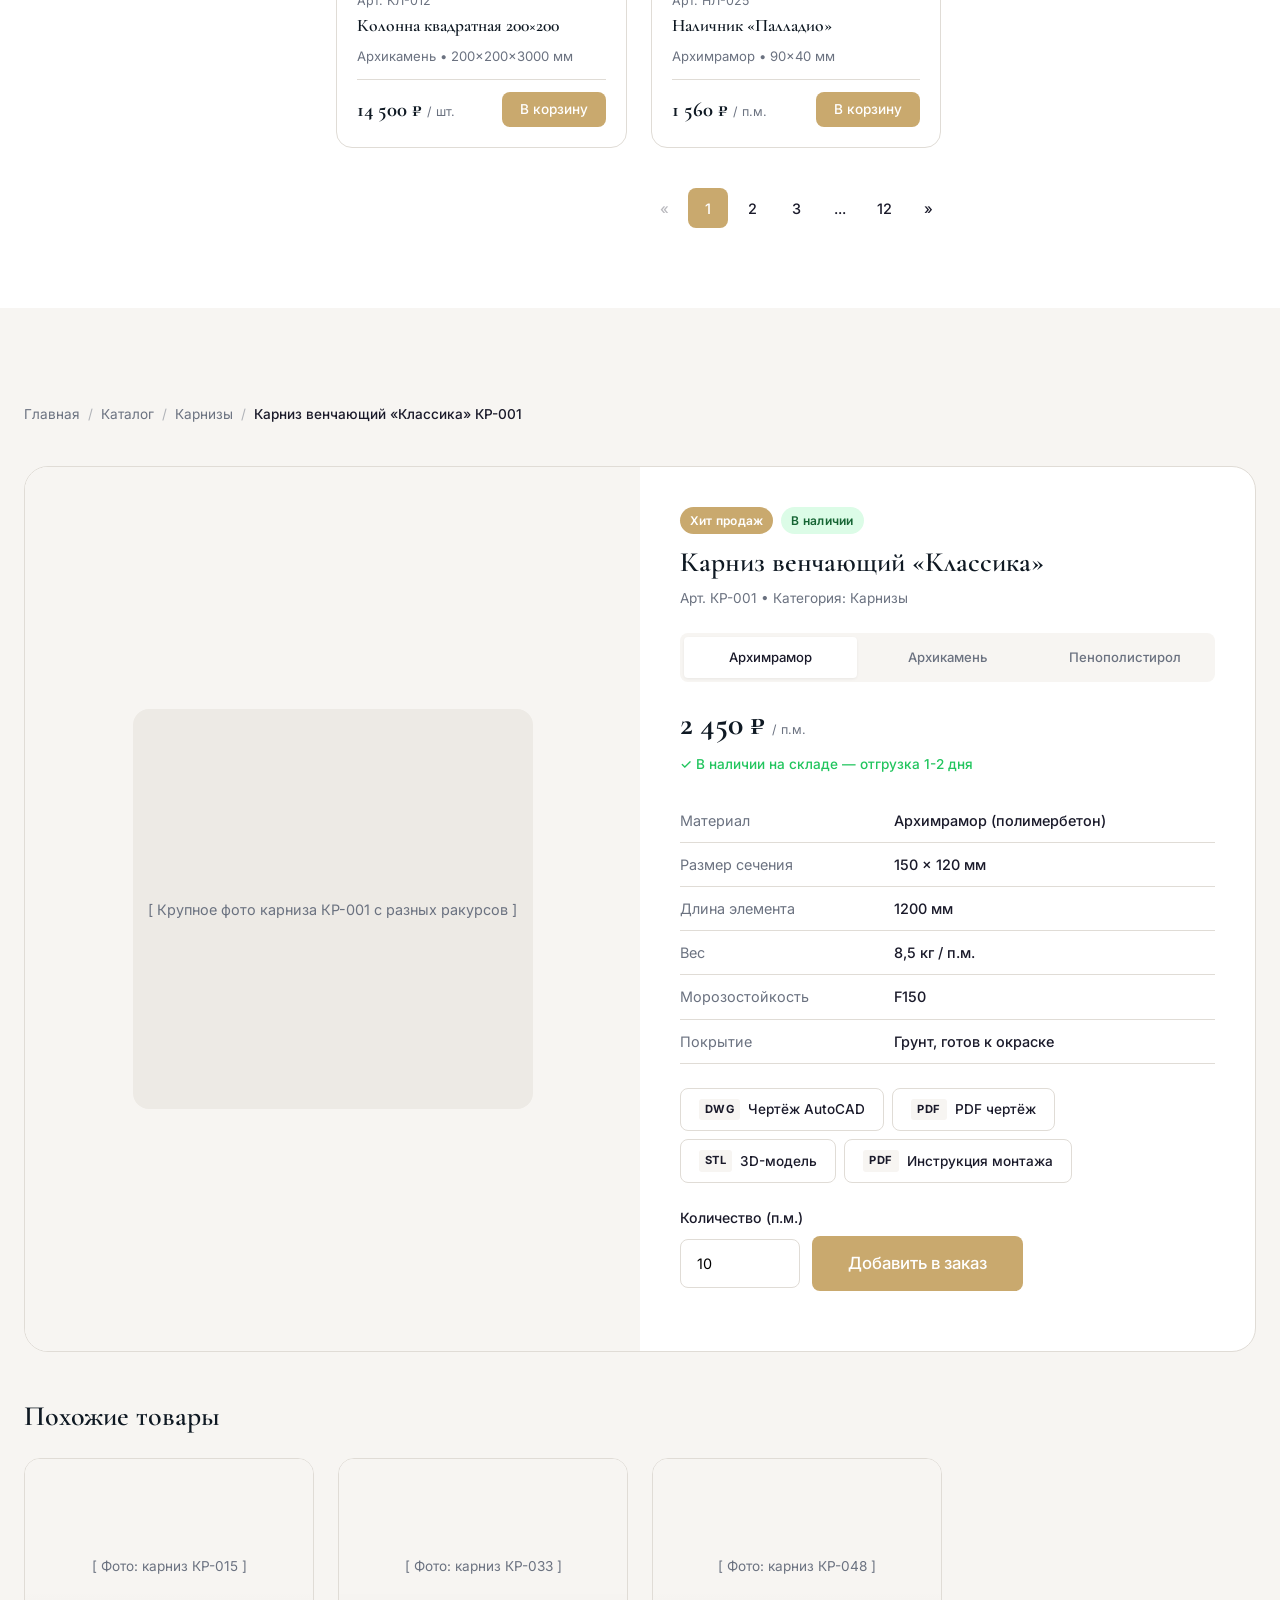
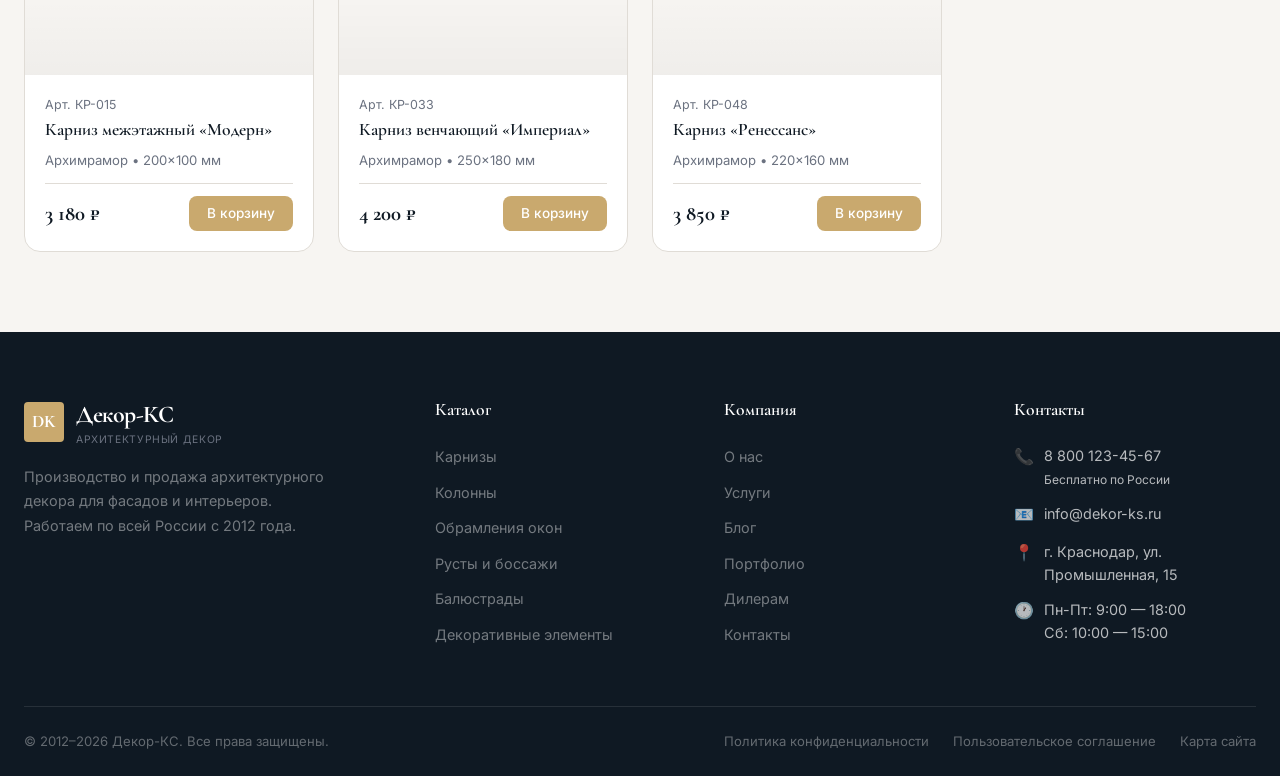
<file: concept-2026-v2/catalog.html>
<!DOCTYPE html>
<html lang="ru">
<head>
  <meta charset="UTF-8">
  <meta name="viewport" content="width=device-width, initial-scale=1.0">
  <title>Каталог продукции — Декор-КС</title>
  <meta name="description" content="Каталог архитектурного декора: карнизы, колонны, обрамления окон, русты, балюстрады. Более 300 изделий из архимрамора, архикамня и пенополистирола.">
  <link rel="preconnect" href="https://fonts.googleapis.com">
  <link rel="preconnect" href="https://fonts.gstatic.com" crossorigin>
  <link href="https://fonts.googleapis.com/css2?family=Cormorant+Garamond:ital,wght@0,400;0,500;0,600;0,700;1,400;1,500&family=Inter:wght@300;400;500;600;700&display=swap" rel="stylesheet">
  <link rel="stylesheet" href="css/style.css">
</head>
<body>

  <!-- ========== HEADER ========== -->
  <header class="header">
    <div class="container header__inner">
      <a href="index.html" class="logo">
        <span class="logo__icon">DK</span>
        <span>
          Декор-КС
          <span class="logo__sub">архитектурный декор</span>
        </span>
      </a>

      <nav class="nav">
        <div class="nav__item">
          <a href="catalog.html" class="nav__link nav__link--active">
            Каталог <span class="nav__arrow">&#9662;</span>
          </a>
          <div class="dropdown dropdown--mega">
            <a href="catalog.html" class="dropdown__item">
              <span class="dropdown__icon">&#9634;</span>
              <span class="dropdown__text">
                <strong>Карнизы</strong>
                <span>Венчающие, межэтажные, цокольные</span>
              </span>
            </a>
            <a href="catalog.html" class="dropdown__item">
              <span class="dropdown__icon">&#9673;</span>
              <span class="dropdown__text">
                <strong>Колонны</strong>
                <span>Круглые, квадратные, пилястры</span>
              </span>
            </a>
            <a href="catalog.html" class="dropdown__item">
              <span class="dropdown__icon">&#9711;</span>
              <span class="dropdown__text">
                <strong>Обрамления окон</strong>
                <span>Наличники, сандрики, подоконники</span>
              </span>
            </a>
            <a href="catalog.html" class="dropdown__item">
              <span class="dropdown__icon">&#9670;</span>
              <span class="dropdown__text">
                <strong>Русты и боссажи</strong>
                <span>Угловые элементы, панели</span>
              </span>
            </a>
            <a href="catalog.html" class="dropdown__item">
              <span class="dropdown__icon">&#10022;</span>
              <span class="dropdown__text">
                <strong>Декоративные элементы</strong>
                <span>Розетки, картуши, замковые камни</span>
              </span>
            </a>
            <a href="catalog.html" class="dropdown__item">
              <span class="dropdown__icon">&#9651;</span>
              <span class="dropdown__text">
                <strong>Балюстрады</strong>
                <span>Балясины, перила, ограждения</span>
              </span>
            </a>
          </div>
        </div>
        <div class="nav__item">
          <a href="services.html" class="nav__link">
            Услуги <span class="nav__arrow">&#9662;</span>
          </a>
          <div class="dropdown">
            <a href="services.html" class="dropdown__item">
              <span class="dropdown__icon">&#128207;</span>
              <span class="dropdown__text"><strong>Замер</strong><span>Выезд специалиста</span></span>
            </a>
            <a href="services.html" class="dropdown__item">
              <span class="dropdown__icon">&#128187;</span>
              <span class="dropdown__text"><strong>3D-проект</strong><span>Визуализация фасада</span></span>
            </a>
            <a href="services.html" class="dropdown__item">
              <span class="dropdown__icon">&#9874;</span>
              <span class="dropdown__text"><strong>Производство</strong><span>Изготовление на заказ</span></span>
            </a>
            <a href="services.html" class="dropdown__item">
              <span class="dropdown__icon">&#128666;</span>
              <span class="dropdown__text"><strong>Доставка</strong><span>По всей России</span></span>
            </a>
            <a href="services.html" class="dropdown__item">
              <span class="dropdown__icon">&#128295;</span>
              <span class="dropdown__text"><strong>Монтаж</strong><span>Профессиональная установка</span></span>
            </a>
            <a href="services.html" class="dropdown__item">
              <span class="dropdown__icon">&#128101;</span>
              <span class="dropdown__text"><strong>Шеф-монтаж</strong><span>Контроль и обучение</span></span>
            </a>
          </div>
        </div>
        <a href="blog.html" class="nav__link">Блог</a>
        <a href="#" class="nav__link">О компании</a>
        <a href="#" class="nav__link">Контакты</a>
      </nav>

      <div class="header__actions">
        <a href="tel:+78001234567" class="header__phone">8 800 123-45-67</a>
        <a href="#" class="header__cart" aria-label="Корзина">
          &#128722;
          <span class="header__cart-count">3</span>
        </a>
        <a href="#" class="btn btn--primary btn--sm">Заказать звонок</a>
        <button class="burger" aria-label="Меню">
          <span></span><span></span><span></span>
        </button>
      </div>
    </div>
  </header>

  <!-- ========== PAGE HERO ========== -->
  <section class="page-hero">
    <div class="container">
      <div class="breadcrumbs">
        <a href="index.html">Главная</a>
        <span class="breadcrumbs__sep">/</span>
        <span class="breadcrumbs__current">Каталог</span>
      </div>
      <h1>Каталог продукции</h1>
      <p>Более 300 изделий архитектурного декора из трёх материалов. Фильтруйте, сравнивайте, скачивайте чертежи.</p>
    </div>
  </section>

  <!-- ========== CATALOG ========== -->
  <section class="section">
    <div class="container">
      <div class="catalog-layout">

        <!-- Sidebar Filters -->
        <aside class="catalog-sidebar">
          <div class="filter-section">
            <div class="filter-section__title">Категория</div>
            <label class="form-checkbox">
              <input type="checkbox" checked> Карнизы
              <span class="form-checkbox__count">48</span>
            </label>
            <label class="form-checkbox">
              <input type="checkbox"> Колонны
              <span class="form-checkbox__count">24</span>
            </label>
            <label class="form-checkbox">
              <input type="checkbox"> Обрамления окон
              <span class="form-checkbox__count">62</span>
            </label>
            <label class="form-checkbox">
              <input type="checkbox"> Русты и боссажи
              <span class="form-checkbox__count">35</span>
            </label>
            <label class="form-checkbox">
              <input type="checkbox"> Балюстрады
              <span class="form-checkbox__count">28</span>
            </label>
            <label class="form-checkbox">
              <input type="checkbox"> Декоративные элементы
              <span class="form-checkbox__count">56</span>
            </label>
            <label class="form-checkbox">
              <input type="checkbox"> Пилястры
              <span class="form-checkbox__count">18</span>
            </label>
            <label class="form-checkbox">
              <input type="checkbox"> Подоконники
              <span class="form-checkbox__count">31</span>
            </label>
          </div>

          <div class="filter-section">
            <div class="filter-section__title">Материал</div>
            <label class="form-checkbox">
              <input type="checkbox"> Архимрамор
              <span class="form-checkbox__count">142</span>
            </label>
            <label class="form-checkbox">
              <input type="checkbox"> Архикамень
              <span class="form-checkbox__count">98</span>
            </label>
            <label class="form-checkbox">
              <input type="checkbox"> Пенополистирол
              <span class="form-checkbox__count">112</span>
            </label>
          </div>

          <div class="filter-section">
            <div class="filter-section__title">Цена, &#8381;</div>
            <input type="range" class="form-range" min="0" max="50000" value="50000">
            <div class="form-range-values">
              <span>0</span>
              <span>50 000</span>
            </div>
          </div>

          <div class="filter-section">
            <div class="filter-section__title">Размер, мм</div>
            <div class="form-group">
              <label class="form-label">Ширина</label>
              <div style="display:flex; gap:8px;">
                <input type="number" class="form-input" placeholder="от" style="width:50%;">
                <input type="number" class="form-input" placeholder="до" style="width:50%;">
              </div>
            </div>
            <div class="form-group">
              <label class="form-label">Высота</label>
              <div style="display:flex; gap:8px;">
                <input type="number" class="form-input" placeholder="от" style="width:50%;">
                <input type="number" class="form-input" placeholder="до" style="width:50%;">
              </div>
            </div>
          </div>

          <button class="btn btn--primary btn--block">Показать 48 товаров</button>
          <button class="btn btn--ghost btn--block mt-1">Сбросить фильтры</button>
        </aside>

        <!-- Product Grid -->
        <div>
          <div class="flex-between mb-2">
            <span class="text-muted" style="font-size:.9rem;">Найдено <strong>302</strong> товара</span>
            <div class="flex gap-sm">
              <select class="form-input form-select" style="width:auto; padding:8px 36px 8px 12px; font-size:.85rem;">
                <option>По популярности</option>
                <option>Сначала дешёвые</option>
                <option>Сначала дорогие</option>
                <option>По новизне</option>
              </select>
            </div>
          </div>

          <div class="product-grid">
            <!-- Card 1 -->
            <div class="product-card hover-lift">
              <div class="product-card__image">
                <div class="product-card__badges">
                  <span class="badge badge--accent">Хит</span>
                </div>
                [ Фото: карниз КР-001 ]
              </div>
              <div class="product-card__body">
                <div class="product-card__article">Арт. КР-001</div>
                <div class="product-card__title"><a href="#product-detail">Карниз венчающий «Классика»</a></div>
                <div class="product-card__material">Архимрамор &bull; 150&times;120 мм</div>
                <div class="product-card__footer">
                  <div class="product-card__price">2 450 &#8381; <span class="product-card__price-unit">/ п.м.</span></div>
                  <button class="btn btn--primary btn--sm">В корзину</button>
                </div>
              </div>
            </div>

            <!-- Card 2 -->
            <div class="product-card hover-lift">
              <div class="product-card__image">
                <div class="product-card__badges">
                  <span class="badge badge--new">Новинка</span>
                </div>
                [ Фото: карниз КР-015 ]
              </div>
              <div class="product-card__body">
                <div class="product-card__article">Арт. КР-015</div>
                <div class="product-card__title"><a href="#product-detail">Карниз межэтажный «Модерн»</a></div>
                <div class="product-card__material">Архимрамор &bull; 200&times;100 мм</div>
                <div class="product-card__footer">
                  <div class="product-card__price">3 180 &#8381; <span class="product-card__price-unit">/ п.м.</span></div>
                  <button class="btn btn--primary btn--sm">В корзину</button>
                </div>
              </div>
            </div>

            <!-- Card 3 -->
            <div class="product-card hover-lift">
              <div class="product-card__image">
                [ Фото: карниз КР-022 ]
              </div>
              <div class="product-card__body">
                <div class="product-card__article">Арт. КР-022</div>
                <div class="product-card__title"><a href="#product-detail">Карниз цокольный «Фундамент»</a></div>
                <div class="product-card__material">Архикамень &bull; 180&times;90 мм</div>
                <div class="product-card__footer">
                  <div class="product-card__price">1 950 &#8381; <span class="product-card__price-unit">/ п.м.</span></div>
                  <button class="btn btn--primary btn--sm">В корзину</button>
                </div>
              </div>
            </div>

            <!-- Card 4 -->
            <div class="product-card hover-lift">
              <div class="product-card__image">
                [ Фото: карниз КР-033 ]
              </div>
              <div class="product-card__body">
                <div class="product-card__article">Арт. КР-033</div>
                <div class="product-card__title"><a href="#product-detail">Карниз венчающий «Империал»</a></div>
                <div class="product-card__material">Архимрамор &bull; 250&times;180 мм</div>
                <div class="product-card__footer">
                  <div class="product-card__price">4 200 &#8381; <span class="product-card__price-unit">/ п.м.</span></div>
                  <button class="btn btn--primary btn--sm">В корзину</button>
                </div>
              </div>
            </div>

            <!-- Card 5 -->
            <div class="product-card hover-lift">
              <div class="product-card__image">
                <div class="product-card__badges">
                  <span class="badge badge--success">В наличии</span>
                </div>
                [ Фото: карниз КР-041 ]
              </div>
              <div class="product-card__body">
                <div class="product-card__article">Арт. КР-041</div>
                <div class="product-card__title"><a href="#product-detail">Карниз «Минимал»</a></div>
                <div class="product-card__material">Пенополистирол &bull; 100&times;80 мм</div>
                <div class="product-card__footer">
                  <div class="product-card__price">680 &#8381; <span class="product-card__price-unit">/ п.м.</span></div>
                  <button class="btn btn--primary btn--sm">В корзину</button>
                </div>
              </div>
            </div>

            <!-- Card 6 -->
            <div class="product-card hover-lift">
              <div class="product-card__image">
                [ Фото: карниз КР-048 ]
              </div>
              <div class="product-card__body">
                <div class="product-card__article">Арт. КР-048</div>
                <div class="product-card__title"><a href="#product-detail">Карниз «Ренессанс»</a></div>
                <div class="product-card__material">Архимрамор &bull; 220&times;160 мм</div>
                <div class="product-card__footer">
                  <div class="product-card__price">3 850 &#8381; <span class="product-card__price-unit">/ п.м.</span></div>
                  <button class="btn btn--primary btn--sm">В корзину</button>
                </div>
              </div>
            </div>

            <!-- Card 7 -->
            <div class="product-card hover-lift">
              <div class="product-card__image">
                <div class="product-card__badges">
                  <span class="badge badge--surface">-10%</span>
                </div>
                [ Фото: колонна КЛ-012 ]
              </div>
              <div class="product-card__body">
                <div class="product-card__article">Арт. КЛ-012</div>
                <div class="product-card__title"><a href="#product-detail">Колонна квадратная 200&times;200</a></div>
                <div class="product-card__material">Архикамень &bull; 200&times;200&times;3000 мм</div>
                <div class="product-card__footer">
                  <div class="product-card__price">14 500 &#8381; <span class="product-card__price-unit">/ шт.</span></div>
                  <button class="btn btn--primary btn--sm">В корзину</button>
                </div>
              </div>
            </div>

            <!-- Card 8 -->
            <div class="product-card hover-lift">
              <div class="product-card__image">
                [ Фото: наличник НЛ-025 ]
              </div>
              <div class="product-card__body">
                <div class="product-card__article">Арт. НЛ-025</div>
                <div class="product-card__title"><a href="#product-detail">Наличник «Палладио»</a></div>
                <div class="product-card__material">Архимрамор &bull; 90&times;40 мм</div>
                <div class="product-card__footer">
                  <div class="product-card__price">1 560 &#8381; <span class="product-card__price-unit">/ п.м.</span></div>
                  <button class="btn btn--primary btn--sm">В корзину</button>
                </div>
              </div>
            </div>
          </div>

          <!-- Pagination -->
          <div class="pagination">
            <a class="pagination__item pagination__item--disabled">&laquo;</a>
            <a class="pagination__item pagination__item--active">1</a>
            <a class="pagination__item">2</a>
            <a class="pagination__item">3</a>
            <a class="pagination__item">...</a>
            <a class="pagination__item">12</a>
            <a class="pagination__item">&raquo;</a>
          </div>
        </div>

      </div>
    </div>
  </section>

  <!-- ========== PRODUCT DETAIL (Expanded Section) ========== -->
  <section class="section section--surface" id="product-detail">
    <div class="container">
      <div class="breadcrumbs mb-2">
        <a href="index.html">Главная</a>
        <span class="breadcrumbs__sep">/</span>
        <a href="catalog.html">Каталог</a>
        <span class="breadcrumbs__sep">/</span>
        <a href="catalog.html">Карнизы</a>
        <span class="breadcrumbs__sep">/</span>
        <span class="breadcrumbs__current">Карниз венчающий «Классика» КР-001</span>
      </div>

      <div class="product-detail">
        <div class="product-detail__grid">
          <div class="product-detail__gallery">
            <div class="product-detail__gallery-placeholder">
              [ Крупное фото карниза КР-001 с разных ракурсов ]
            </div>
          </div>
          <div class="product-detail__info">
            <div class="flex gap-sm mb-1">
              <span class="badge badge--accent">Хит продаж</span>
              <span class="badge badge--success">В наличии</span>
            </div>

            <h2 class="product-detail__title">Карниз венчающий «Классика»</h2>
            <div class="product-detail__article">Арт. КР-001 &bull; Категория: Карнизы</div>

            <!-- Material Tabs -->
            <div class="material-tabs mt-2">
              <button class="material-tab material-tab--active">Архимрамор</button>
              <button class="material-tab">Архикамень</button>
              <button class="material-tab">Пенополистирол</button>
            </div>

            <!-- Material Content: Архимрамор (active) -->
            <div class="material-content material-content--active">
              <div class="product-detail__price">2 450 &#8381; <span class="product-card__price-unit">/ п.м.</span></div>
              <div class="product-detail__stock">&#10003; В наличии на складе &mdash; отгрузка 1-2 дня</div>

              <table class="specs-table">
                <tr>
                  <td>Материал</td>
                  <td>Архимрамор (полимербетон)</td>
                </tr>
                <tr>
                  <td>Размер сечения</td>
                  <td>150 &times; 120 мм</td>
                </tr>
                <tr>
                  <td>Длина элемента</td>
                  <td>1200 мм</td>
                </tr>
                <tr>
                  <td>Вес</td>
                  <td>8,5 кг / п.м.</td>
                </tr>
                <tr>
                  <td>Морозостойкость</td>
                  <td>F150</td>
                </tr>
                <tr>
                  <td>Покрытие</td>
                  <td>Грунт, готов к окраске</td>
                </tr>
              </table>
            </div>

            <!-- Material Content: Архикамень -->
            <div class="material-content">
              <div class="product-detail__price">1 980 &#8381; <span class="product-card__price-unit">/ п.м.</span></div>
              <div class="product-detail__stock">&#10003; В наличии &mdash; отгрузка 2-3 дня</div>

              <table class="specs-table">
                <tr>
                  <td>Материал</td>
                  <td>Архикамень (фибробетон)</td>
                </tr>
                <tr>
                  <td>Размер сечения</td>
                  <td>150 &times; 120 мм</td>
                </tr>
                <tr>
                  <td>Длина элемента</td>
                  <td>1000 мм</td>
                </tr>
                <tr>
                  <td>Вес</td>
                  <td>12,3 кг / п.м.</td>
                </tr>
                <tr>
                  <td>Морозостойкость</td>
                  <td>F200</td>
                </tr>
                <tr>
                  <td>Покрытие</td>
                  <td>Готовая текстура «белый камень»</td>
                </tr>
              </table>
            </div>

            <!-- Material Content: Пенополистирол -->
            <div class="material-content">
              <div class="product-detail__price">680 &#8381; <span class="product-card__price-unit">/ п.м.</span></div>
              <div class="product-detail__stock">&#10003; В наличии &mdash; отгрузка 1 день</div>

              <table class="specs-table">
                <tr>
                  <td>Материал</td>
                  <td>Пенополистирол с покрытием</td>
                </tr>
                <tr>
                  <td>Размер сечения</td>
                  <td>150 &times; 120 мм</td>
                </tr>
                <tr>
                  <td>Длина элемента</td>
                  <td>2000 мм</td>
                </tr>
                <tr>
                  <td>Вес</td>
                  <td>0,9 кг / п.м.</td>
                </tr>
                <tr>
                  <td>Морозостойкость</td>
                  <td>F100</td>
                </tr>
                <tr>
                  <td>Покрытие</td>
                  <td>Акриловое армирующее покрытие</td>
                </tr>
              </table>
            </div>

            <!-- Downloads -->
            <div class="download-buttons">
              <a href="#" class="download-btn">
                <span class="download-btn__ext">DWG</span>
                Чертёж AutoCAD
              </a>
              <a href="#" class="download-btn">
                <span class="download-btn__ext">PDF</span>
                PDF чертёж
              </a>
              <a href="#" class="download-btn">
                <span class="download-btn__ext">STL</span>
                3D-модель
              </a>
              <a href="#" class="download-btn">
                <span class="download-btn__ext">PDF</span>
                Инструкция монтажа
              </a>
            </div>

            <!-- Add to order -->
            <div class="form-group">
              <label class="form-label">Количество (п.м.)</label>
              <div style="display:flex; gap:12px; align-items:center;">
                <input type="number" class="form-input" value="10" style="width:120px;">
                <button class="btn btn--primary btn--lg">Добавить в заказ</button>
              </div>
            </div>
          </div>
        </div>
      </div>

      <!-- Related Products -->
      <div class="mt-3">
        <h3 class="mb-2">Похожие товары</h3>
        <div class="product-grid">
          <div class="product-card hover-lift">
            <div class="product-card__image">[ Фото: карниз КР-015 ]</div>
            <div class="product-card__body">
              <div class="product-card__article">Арт. КР-015</div>
              <div class="product-card__title"><a href="#">Карниз межэтажный «Модерн»</a></div>
              <div class="product-card__material">Архимрамор &bull; 200&times;100 мм</div>
              <div class="product-card__footer">
                <div class="product-card__price">3 180 &#8381;</div>
                <button class="btn btn--primary btn--sm">В корзину</button>
              </div>
            </div>
          </div>
          <div class="product-card hover-lift">
            <div class="product-card__image">[ Фото: карниз КР-033 ]</div>
            <div class="product-card__body">
              <div class="product-card__article">Арт. КР-033</div>
              <div class="product-card__title"><a href="#">Карниз венчающий «Империал»</a></div>
              <div class="product-card__material">Архимрамор &bull; 250&times;180 мм</div>
              <div class="product-card__footer">
                <div class="product-card__price">4 200 &#8381;</div>
                <button class="btn btn--primary btn--sm">В корзину</button>
              </div>
            </div>
          </div>
          <div class="product-card hover-lift">
            <div class="product-card__image">[ Фото: карниз КР-048 ]</div>
            <div class="product-card__body">
              <div class="product-card__article">Арт. КР-048</div>
              <div class="product-card__title"><a href="#">Карниз «Ренессанс»</a></div>
              <div class="product-card__material">Архимрамор &bull; 220&times;160 мм</div>
              <div class="product-card__footer">
                <div class="product-card__price">3 850 &#8381;</div>
                <button class="btn btn--primary btn--sm">В корзину</button>
              </div>
            </div>
          </div>
        </div>
      </div>
    </div>
  </section>

  <!-- ========== FOOTER ========== -->
  <footer class="footer">
    <div class="container">
      <div class="footer__grid">
        <div class="footer__brand">
          <a href="index.html" class="logo">
            <span class="logo__icon">DK</span>
            <span>Декор-КС<span class="logo__sub">архитектурный декор</span></span>
          </a>
          <p>Производство и продажа архитектурного декора для фасадов и интерьеров. Работаем по всей России с 2012 года.</p>
        </div>
        <div>
          <div class="footer__title">Каталог</div>
          <ul class="footer__links">
            <li><a href="catalog.html">Карнизы</a></li>
            <li><a href="catalog.html">Колонны</a></li>
            <li><a href="catalog.html">Обрамления окон</a></li>
            <li><a href="catalog.html">Русты и боссажи</a></li>
            <li><a href="catalog.html">Балюстрады</a></li>
            <li><a href="catalog.html">Декоративные элементы</a></li>
          </ul>
        </div>
        <div>
          <div class="footer__title">Компания</div>
          <ul class="footer__links">
            <li><a href="#">О нас</a></li>
            <li><a href="services.html">Услуги</a></li>
            <li><a href="blog.html">Блог</a></li>
            <li><a href="#">Портфолио</a></li>
            <li><a href="#">Дилерам</a></li>
            <li><a href="#">Контакты</a></li>
          </ul>
        </div>
        <div>
          <div class="footer__title">Контакты</div>
          <ul class="footer__contacts">
            <li><span>&#128222;</span> <span><a href="tel:+78001234567">8 800 123-45-67</a><br><small>Бесплатно по России</small></span></li>
            <li><span>&#128231;</span> <span><a href="mailto:info@dekor-ks.ru">info@dekor-ks.ru</a></span></li>
            <li><span>&#128205;</span> <span>г. Краснодар, ул. Промышленная, 15</span></li>
            <li><span>&#128336;</span> <span>Пн-Пт: 9:00 &mdash; 18:00<br>Сб: 10:00 &mdash; 15:00</span></li>
          </ul>
        </div>
      </div>
      <div class="footer__bottom">
        <span>&copy; 2012&ndash;2026 Декор-КС. Все права защищены.</span>
        <div class="footer__bottom-links">
          <a href="#">Политика конфиденциальности</a>
          <a href="#">Пользовательское соглашение</a>
          <a href="#">Карта сайта</a>
        </div>
      </div>
    </div>
  </footer>

  <!-- ========== COOKIE BANNER ========== -->
  <div class="cookie-banner">
    <div class="cookie-banner__text">
      Мы используем файлы cookie для улучшения работы сайта. Продолжая использовать сайт, вы соглашаетесь с нашей
      <a href="#">политикой конфиденциальности</a>.
    </div>
    <div class="cookie-banner__actions">
      <button class="btn btn--primary btn--sm">Принять</button>
      <button class="btn btn--ghost btn--sm">Настроить</button>
    </div>
  </div>

</body>
</html>
</file>
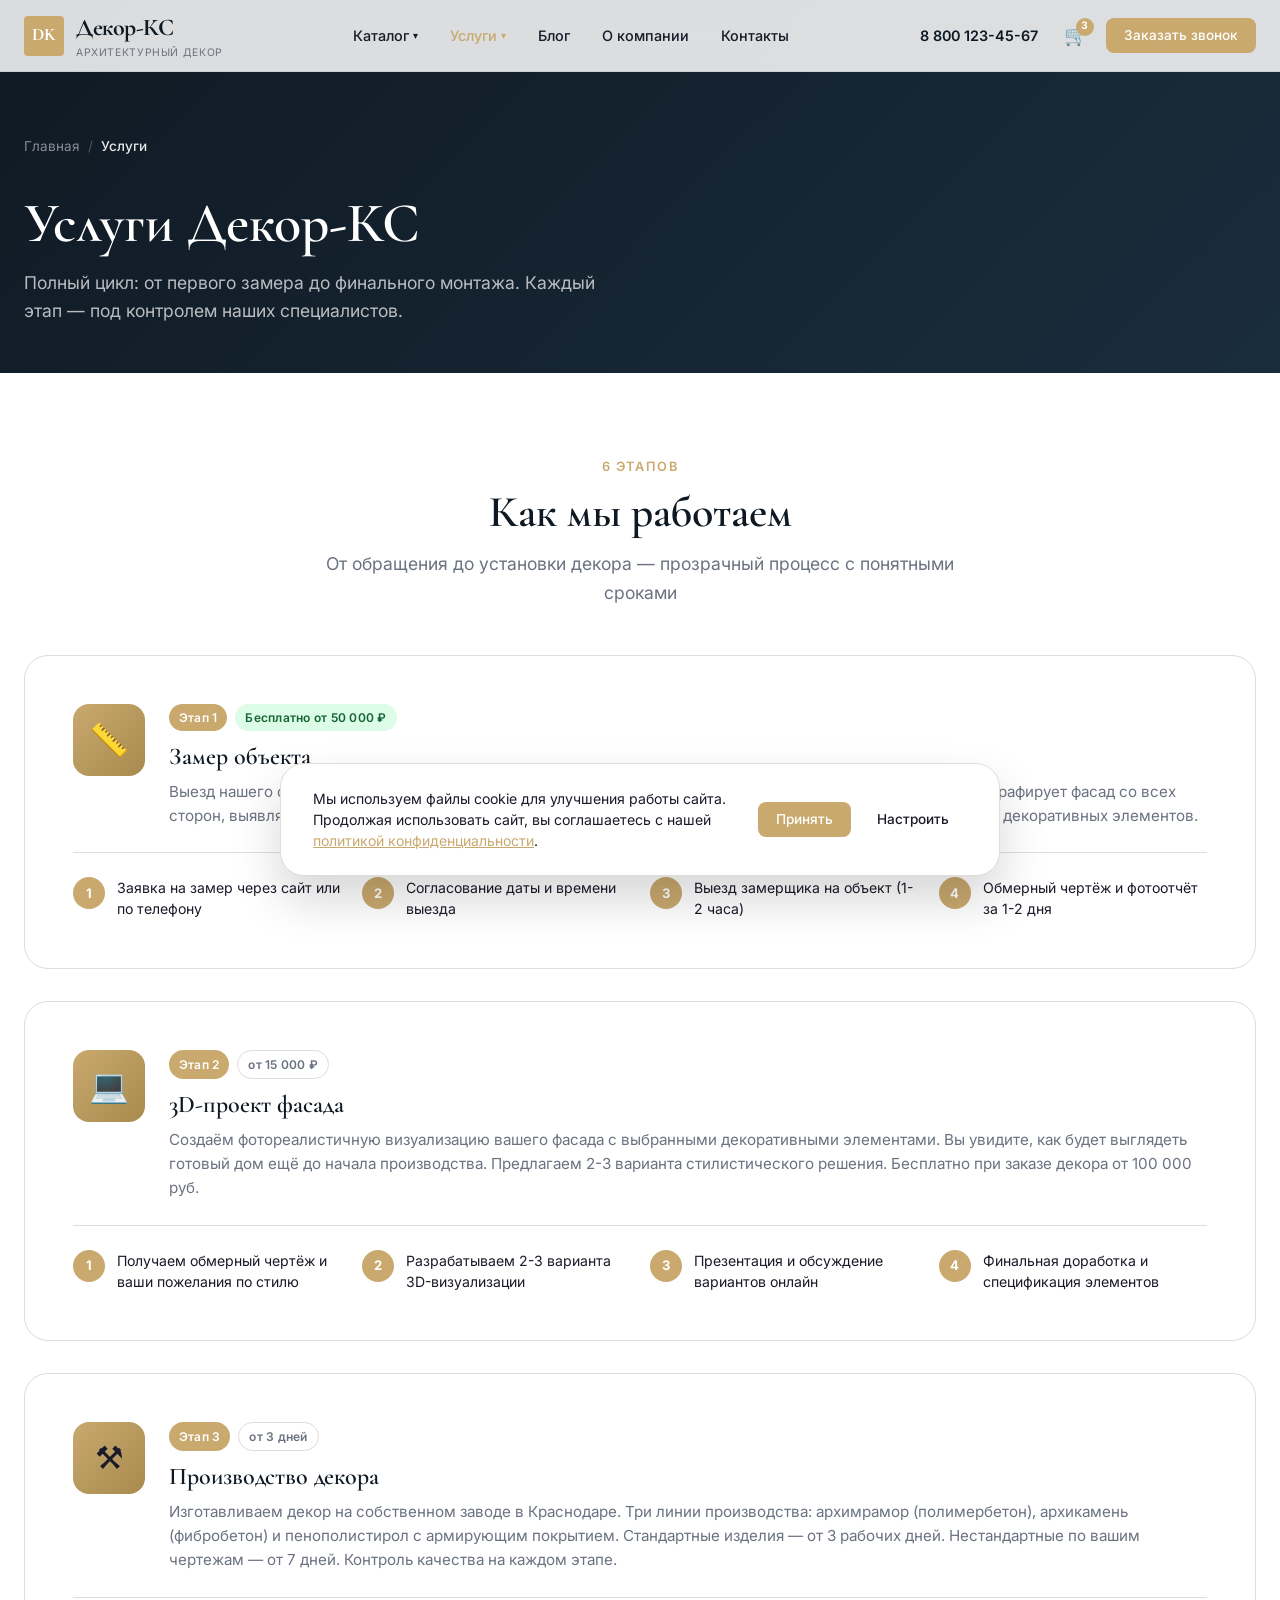
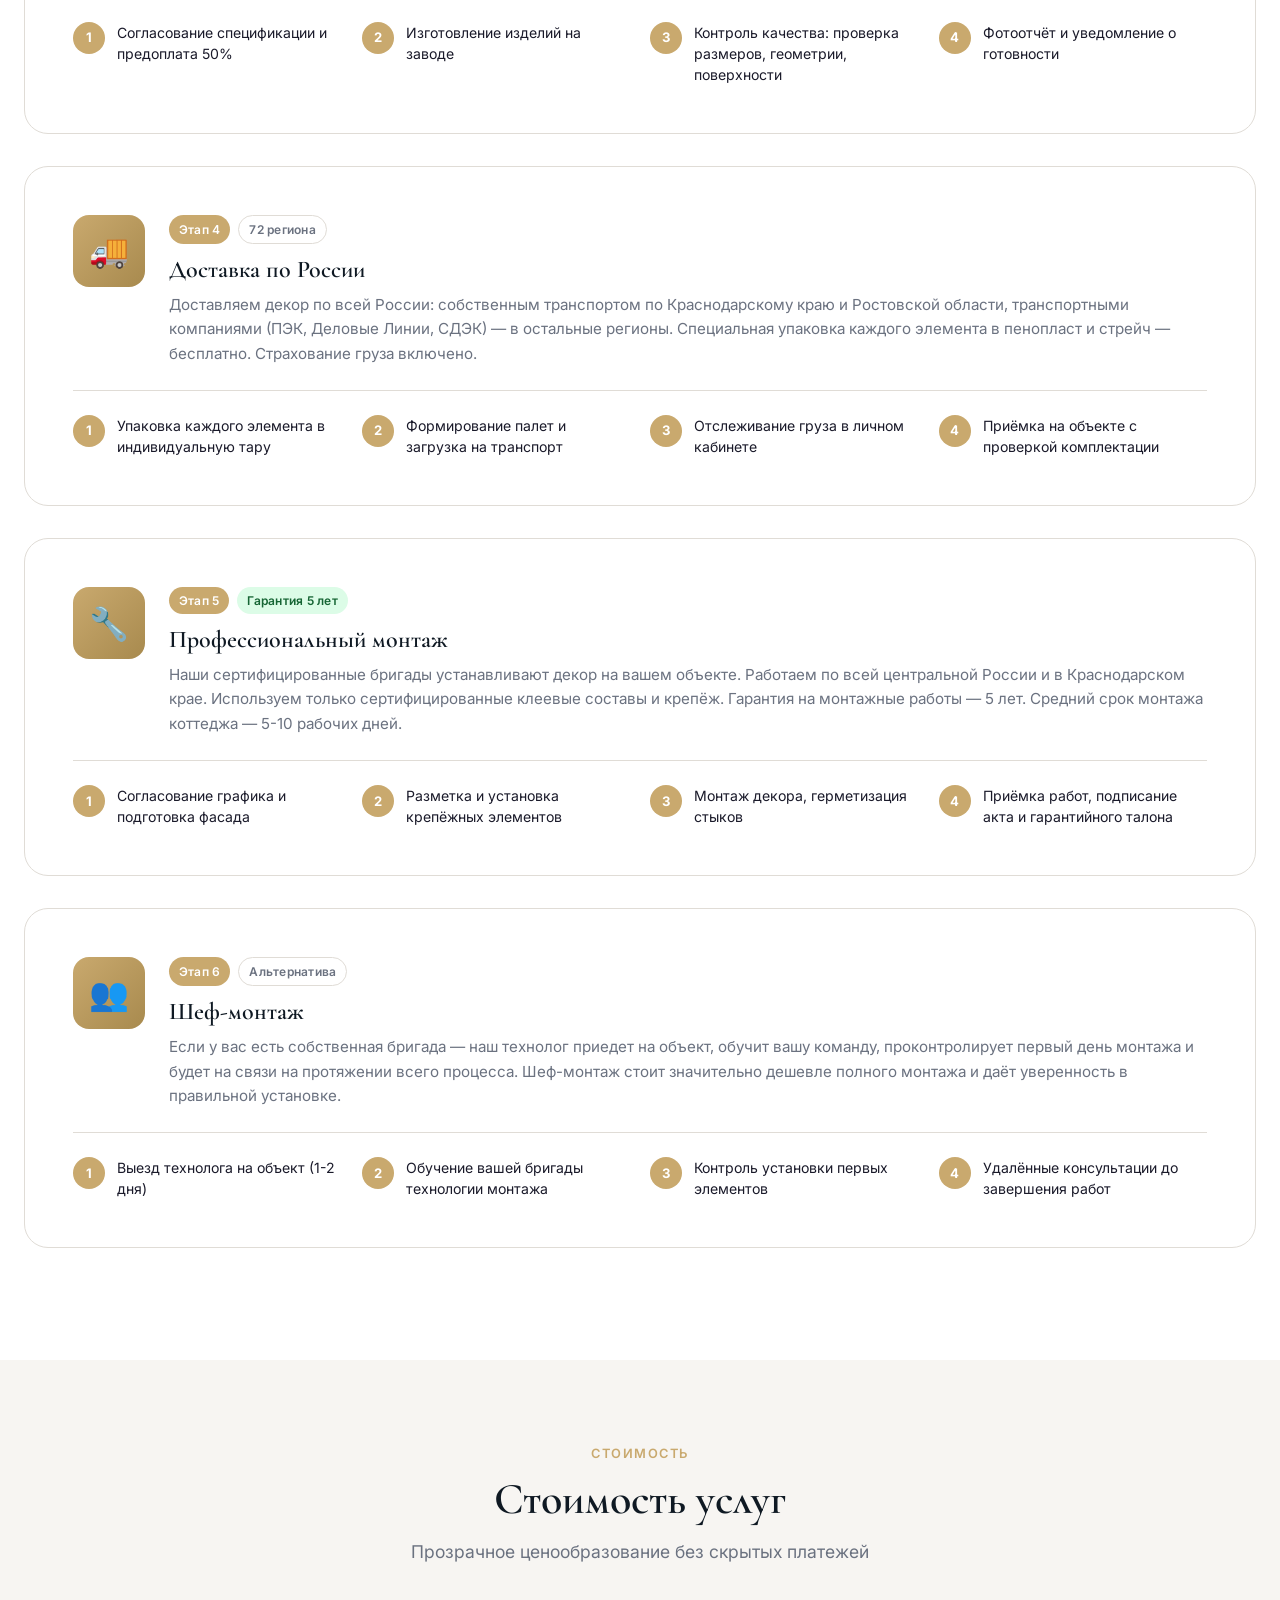
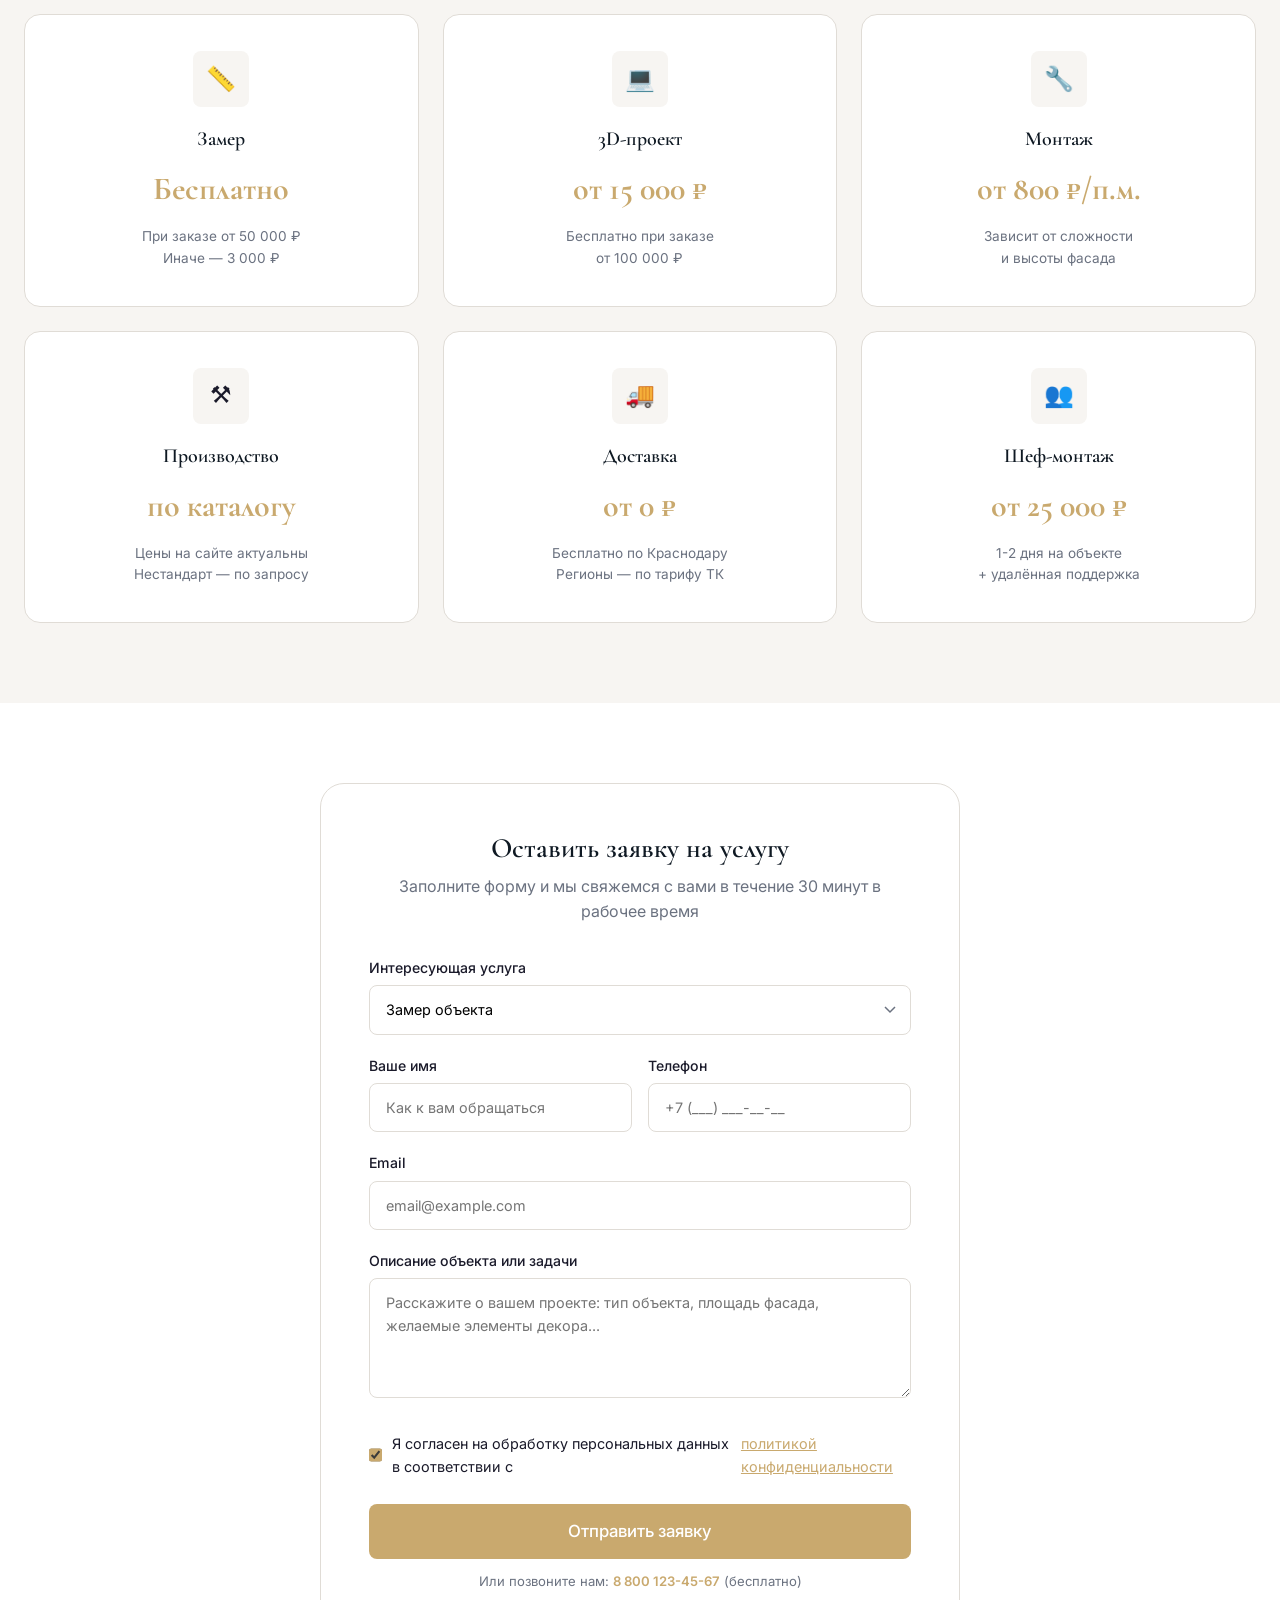
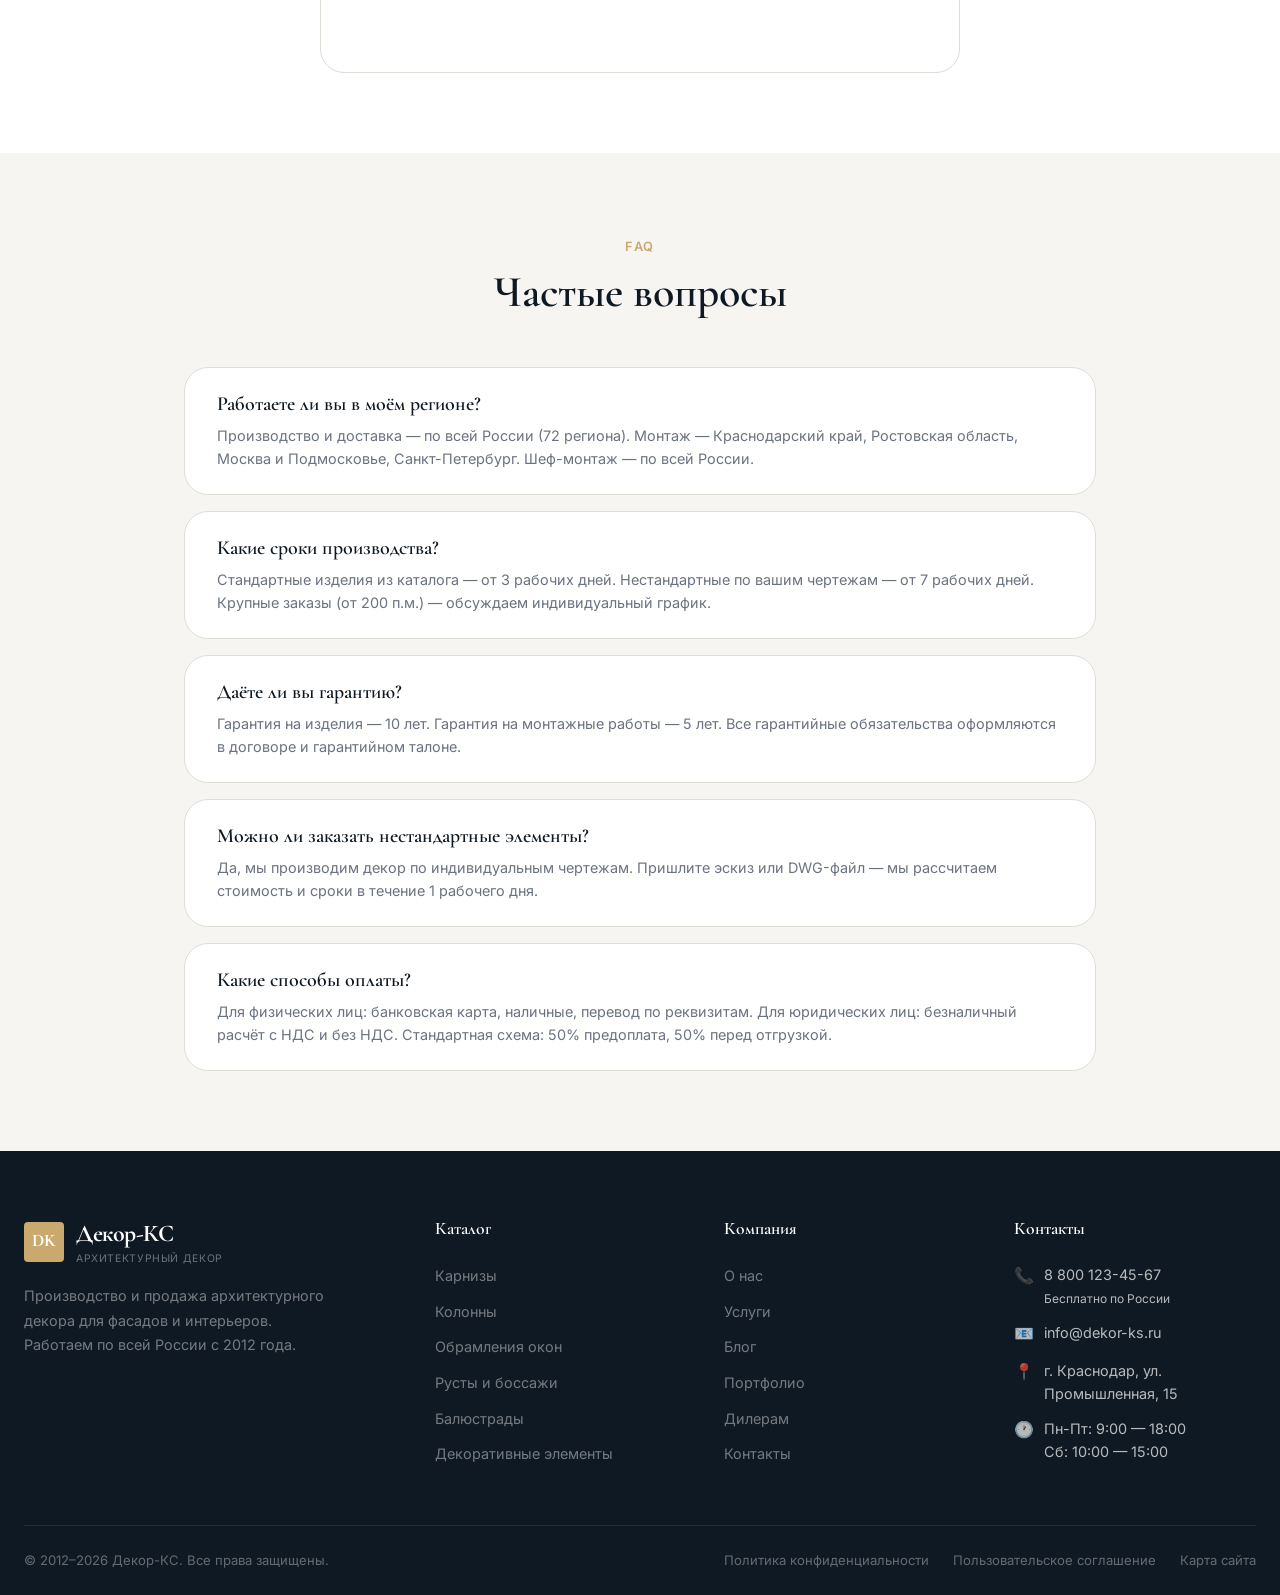
<file: concept-2026-v2/services.html>
<!DOCTYPE html>
<html lang="ru">
<head>
  <meta charset="UTF-8">
  <meta name="viewport" content="width=device-width, initial-scale=1.0">
  <title>Услуги — Декор-КС</title>
  <meta name="description" content="Полный цикл услуг: замер, 3D-проект, производство, доставка, монтаж и шеф-монтаж архитектурного декора. От идеи до реализации.">
  <link rel="preconnect" href="https://fonts.googleapis.com">
  <link rel="preconnect" href="https://fonts.gstatic.com" crossorigin>
  <link href="https://fonts.googleapis.com/css2?family=Cormorant+Garamond:ital,wght@0,400;0,500;0,600;0,700;1,400;1,500&family=Inter:wght@300;400;500;600;700&display=swap" rel="stylesheet">
  <link rel="stylesheet" href="css/style.css">
</head>
<body>

  <!-- ========== HEADER ========== -->
  <header class="header">
    <div class="container header__inner">
      <a href="index.html" class="logo">
        <span class="logo__icon">DK</span>
        <span>Декор-КС<span class="logo__sub">архитектурный декор</span></span>
      </a>
      <nav class="nav">
        <div class="nav__item">
          <a href="catalog.html" class="nav__link">Каталог <span class="nav__arrow">&#9662;</span></a>
          <div class="dropdown dropdown--mega">
            <a href="catalog.html" class="dropdown__item"><span class="dropdown__icon">&#9634;</span><span class="dropdown__text"><strong>Карнизы</strong><span>Венчающие, межэтажные, цокольные</span></span></a>
            <a href="catalog.html" class="dropdown__item"><span class="dropdown__icon">&#9673;</span><span class="dropdown__text"><strong>Колонны</strong><span>Круглые, квадратные, пилястры</span></span></a>
            <a href="catalog.html" class="dropdown__item"><span class="dropdown__icon">&#9711;</span><span class="dropdown__text"><strong>Обрамления окон</strong><span>Наличники, сандрики, подоконники</span></span></a>
            <a href="catalog.html" class="dropdown__item"><span class="dropdown__icon">&#9670;</span><span class="dropdown__text"><strong>Русты и боссажи</strong><span>Угловые элементы, панели</span></span></a>
            <a href="catalog.html" class="dropdown__item"><span class="dropdown__icon">&#10022;</span><span class="dropdown__text"><strong>Декоративные элементы</strong><span>Розетки, картуши, замковые камни</span></span></a>
            <a href="catalog.html" class="dropdown__item"><span class="dropdown__icon">&#9651;</span><span class="dropdown__text"><strong>Балюстрады</strong><span>Балясины, перила, ограждения</span></span></a>
          </div>
        </div>
        <div class="nav__item">
          <a href="services.html" class="nav__link nav__link--active">Услуги <span class="nav__arrow">&#9662;</span></a>
          <div class="dropdown">
            <a href="#service-zamer" class="dropdown__item"><span class="dropdown__icon">&#128207;</span><span class="dropdown__text"><strong>Замер</strong><span>Выезд специалиста</span></span></a>
            <a href="#service-3d" class="dropdown__item"><span class="dropdown__icon">&#128187;</span><span class="dropdown__text"><strong>3D-проект</strong><span>Визуализация фасада</span></span></a>
            <a href="#service-production" class="dropdown__item"><span class="dropdown__icon">&#9874;</span><span class="dropdown__text"><strong>Производство</strong><span>Изготовление на заказ</span></span></a>
            <a href="#service-delivery" class="dropdown__item"><span class="dropdown__icon">&#128666;</span><span class="dropdown__text"><strong>Доставка</strong><span>По всей России</span></span></a>
            <a href="#service-montazh" class="dropdown__item"><span class="dropdown__icon">&#128295;</span><span class="dropdown__text"><strong>Монтаж</strong><span>Профессиональная установка</span></span></a>
            <a href="#service-shef" class="dropdown__item"><span class="dropdown__icon">&#128101;</span><span class="dropdown__text"><strong>Шеф-монтаж</strong><span>Контроль и обучение</span></span></a>
          </div>
        </div>
        <a href="blog.html" class="nav__link">Блог</a>
        <a href="#" class="nav__link">О компании</a>
        <a href="#" class="nav__link">Контакты</a>
      </nav>
      <div class="header__actions">
        <a href="tel:+78001234567" class="header__phone">8 800 123-45-67</a>
        <a href="#" class="header__cart" aria-label="Корзина">&#128722;<span class="header__cart-count">3</span></a>
        <a href="#" class="btn btn--primary btn--sm">Заказать звонок</a>
        <button class="burger" aria-label="Меню"><span></span><span></span><span></span></button>
      </div>
    </div>
  </header>

  <!-- ========== PAGE HERO ========== -->
  <section class="page-hero">
    <div class="container">
      <div class="breadcrumbs">
        <a href="index.html">Главная</a>
        <span class="breadcrumbs__sep">/</span>
        <span class="breadcrumbs__current">Услуги</span>
      </div>
      <h1>Услуги Декор-КС</h1>
      <p>Полный цикл: от первого замера до финального монтажа. Каждый этап — под контролем наших специалистов.</p>
    </div>
  </section>

  <!-- ========== SERVICES OVERVIEW (6 big cards) ========== -->
  <section class="section">
    <div class="container">
      <div class="section__header">
        <span class="section__label">6 этапов</span>
        <h2>Как мы работаем</h2>
        <p>От обращения до установки декора — прозрачный процесс с понятными сроками</p>
      </div>

      <!-- Service 1: Замер -->
      <div class="service-block" id="service-zamer">
        <div class="service-block__header">
          <div class="service-block__icon">&#128207;</div>
          <div class="service-block__content">
            <div class="flex gap-sm mb-1">
              <span class="badge badge--accent">Этап 1</span>
              <span class="badge badge--success">Бесплатно от 50 000 &#8381;</span>
            </div>
            <h3>Замер объекта</h3>
            <p>
              Выезд нашего специалиста для точного обмера фасада вашего дома. Замерщик фиксирует все размеры,
              фотографирует фасад со всех сторон, выявляет особенности конструкции. По результатам вы получаете
              обмерный чертёж с привязкой всех декоративных элементов.
            </p>
          </div>
        </div>
        <div class="service-block__steps">
          <div class="step">
            <span class="step__num">1</span>
            <span class="step__text">Заявка на замер через сайт или по телефону</span>
          </div>
          <div class="step">
            <span class="step__num">2</span>
            <span class="step__text">Согласование даты и времени выезда</span>
          </div>
          <div class="step">
            <span class="step__num">3</span>
            <span class="step__text">Выезд замерщика на объект (1-2 часа)</span>
          </div>
          <div class="step">
            <span class="step__num">4</span>
            <span class="step__text">Обмерный чертёж и фотоотчёт за 1-2 дня</span>
          </div>
        </div>
      </div>

      <!-- Service 2: 3D-проект -->
      <div class="service-block" id="service-3d">
        <div class="service-block__header">
          <div class="service-block__icon">&#128187;</div>
          <div class="service-block__content">
            <div class="flex gap-sm mb-1">
              <span class="badge badge--accent">Этап 2</span>
              <span class="badge badge--outline">от 15 000 &#8381;</span>
            </div>
            <h3>3D-проект фасада</h3>
            <p>
              Создаём фотореалистичную визуализацию вашего фасада с выбранными декоративными элементами.
              Вы увидите, как будет выглядеть готовый дом ещё до начала производства. Предлагаем 2-3 варианта
              стилистического решения. Бесплатно при заказе декора от 100 000 руб.
            </p>
          </div>
        </div>
        <div class="service-block__steps">
          <div class="step">
            <span class="step__num">1</span>
            <span class="step__text">Получаем обмерный чертёж и ваши пожелания по стилю</span>
          </div>
          <div class="step">
            <span class="step__num">2</span>
            <span class="step__text">Разрабатываем 2-3 варианта 3D-визуализации</span>
          </div>
          <div class="step">
            <span class="step__num">3</span>
            <span class="step__text">Презентация и обсуждение вариантов онлайн</span>
          </div>
          <div class="step">
            <span class="step__num">4</span>
            <span class="step__text">Финальная доработка и спецификация элементов</span>
          </div>
        </div>
      </div>

      <!-- Service 3: Производство -->
      <div class="service-block" id="service-production">
        <div class="service-block__header">
          <div class="service-block__icon">&#9874;</div>
          <div class="service-block__content">
            <div class="flex gap-sm mb-1">
              <span class="badge badge--accent">Этап 3</span>
              <span class="badge badge--outline">от 3 дней</span>
            </div>
            <h3>Производство декора</h3>
            <p>
              Изготавливаем декор на собственном заводе в Краснодаре. Три линии производства:
              архимрамор (полимербетон), архикамень (фибробетон) и пенополистирол с армирующим покрытием.
              Стандартные изделия — от 3 рабочих дней. Нестандартные по вашим чертежам — от 7 дней.
              Контроль качества на каждом этапе.
            </p>
          </div>
        </div>
        <div class="service-block__steps">
          <div class="step">
            <span class="step__num">1</span>
            <span class="step__text">Согласование спецификации и предоплата 50%</span>
          </div>
          <div class="step">
            <span class="step__num">2</span>
            <span class="step__text">Изготовление изделий на заводе</span>
          </div>
          <div class="step">
            <span class="step__num">3</span>
            <span class="step__text">Контроль качества: проверка размеров, геометрии, поверхности</span>
          </div>
          <div class="step">
            <span class="step__num">4</span>
            <span class="step__text">Фотоотчёт и уведомление о готовности</span>
          </div>
        </div>
      </div>

      <!-- Service 4: Доставка -->
      <div class="service-block" id="service-delivery">
        <div class="service-block__header">
          <div class="service-block__icon">&#128666;</div>
          <div class="service-block__content">
            <div class="flex gap-sm mb-1">
              <span class="badge badge--accent">Этап 4</span>
              <span class="badge badge--outline">72 региона</span>
            </div>
            <h3>Доставка по России</h3>
            <p>
              Доставляем декор по всей России: собственным транспортом по Краснодарскому краю и Ростовской области,
              транспортными компаниями (ПЭК, Деловые Линии, СДЭК) — в остальные регионы.
              Специальная упаковка каждого элемента в пенопласт и стрейч — бесплатно.
              Страхование груза включено.
            </p>
          </div>
        </div>
        <div class="service-block__steps">
          <div class="step">
            <span class="step__num">1</span>
            <span class="step__text">Упаковка каждого элемента в индивидуальную тару</span>
          </div>
          <div class="step">
            <span class="step__num">2</span>
            <span class="step__text">Формирование палет и загрузка на транспорт</span>
          </div>
          <div class="step">
            <span class="step__num">3</span>
            <span class="step__text">Отслеживание груза в личном кабинете</span>
          </div>
          <div class="step">
            <span class="step__num">4</span>
            <span class="step__text">Приёмка на объекте с проверкой комплектации</span>
          </div>
        </div>
      </div>

      <!-- Service 5: Монтаж -->
      <div class="service-block" id="service-montazh">
        <div class="service-block__header">
          <div class="service-block__icon">&#128295;</div>
          <div class="service-block__content">
            <div class="flex gap-sm mb-1">
              <span class="badge badge--accent">Этап 5</span>
              <span class="badge badge--success">Гарантия 5 лет</span>
            </div>
            <h3>Профессиональный монтаж</h3>
            <p>
              Наши сертифицированные бригады устанавливают декор на вашем объекте.
              Работаем по всей центральной России и в Краснодарском крае.
              Используем только сертифицированные клеевые составы и крепёж.
              Гарантия на монтажные работы — 5 лет. Средний срок монтажа коттеджа — 5-10 рабочих дней.
            </p>
          </div>
        </div>
        <div class="service-block__steps">
          <div class="step">
            <span class="step__num">1</span>
            <span class="step__text">Согласование графика и подготовка фасада</span>
          </div>
          <div class="step">
            <span class="step__num">2</span>
            <span class="step__text">Разметка и установка крепёжных элементов</span>
          </div>
          <div class="step">
            <span class="step__num">3</span>
            <span class="step__text">Монтаж декора, герметизация стыков</span>
          </div>
          <div class="step">
            <span class="step__num">4</span>
            <span class="step__text">Приёмка работ, подписание акта и гарантийного талона</span>
          </div>
        </div>
      </div>

      <!-- Service 6: Шеф-монтаж -->
      <div class="service-block" id="service-shef">
        <div class="service-block__header">
          <div class="service-block__icon">&#128101;</div>
          <div class="service-block__content">
            <div class="flex gap-sm mb-1">
              <span class="badge badge--accent">Этап 6</span>
              <span class="badge badge--outline">Альтернатива</span>
            </div>
            <h3>Шеф-монтаж</h3>
            <p>
              Если у вас есть собственная бригада — наш технолог приедет на объект, обучит вашу команду,
              проконтролирует первый день монтажа и будет на связи на протяжении всего процесса.
              Шеф-монтаж стоит значительно дешевле полного монтажа и даёт уверенность в правильной установке.
            </p>
          </div>
        </div>
        <div class="service-block__steps">
          <div class="step">
            <span class="step__num">1</span>
            <span class="step__text">Выезд технолога на объект (1-2 дня)</span>
          </div>
          <div class="step">
            <span class="step__num">2</span>
            <span class="step__text">Обучение вашей бригады технологии монтажа</span>
          </div>
          <div class="step">
            <span class="step__num">3</span>
            <span class="step__text">Контроль установки первых элементов</span>
          </div>
          <div class="step">
            <span class="step__num">4</span>
            <span class="step__text">Удалённые консультации до завершения работ</span>
          </div>
        </div>
      </div>
    </div>
  </section>

  <!-- ========== PRICING OVERVIEW ========== -->
  <section class="section section--surface">
    <div class="container">
      <div class="section__header">
        <span class="section__label">Стоимость</span>
        <h2>Стоимость услуг</h2>
        <p>Прозрачное ценообразование без скрытых платежей</p>
      </div>

      <div class="grid-3">
        <div class="service-card" style="text-align:center;">
          <div class="service-card__icon" style="margin:0 auto 20px;">&#128207;</div>
          <h4>Замер</h4>
          <div style="font-family:var(--font-heading); font-size:2rem; font-weight:700; color:var(--accent); margin:12px 0;">Бесплатно</div>
          <p class="text-muted" style="font-size:.85rem;">При заказе от 50 000 &#8381;<br>Иначе — 3 000 &#8381;</p>
        </div>
        <div class="service-card" style="text-align:center;">
          <div class="service-card__icon" style="margin:0 auto 20px;">&#128187;</div>
          <h4>3D-проект</h4>
          <div style="font-family:var(--font-heading); font-size:2rem; font-weight:700; color:var(--accent); margin:12px 0;">от 15 000 &#8381;</div>
          <p class="text-muted" style="font-size:.85rem;">Бесплатно при заказе<br>от 100 000 &#8381;</p>
        </div>
        <div class="service-card" style="text-align:center;">
          <div class="service-card__icon" style="margin:0 auto 20px;">&#128295;</div>
          <h4>Монтаж</h4>
          <div style="font-family:var(--font-heading); font-size:2rem; font-weight:700; color:var(--accent); margin:12px 0;">от 800 &#8381;/п.м.</div>
          <p class="text-muted" style="font-size:.85rem;">Зависит от сложности<br>и высоты фасада</p>
        </div>
      </div>

      <div class="grid-3 mt-2">
        <div class="service-card" style="text-align:center;">
          <div class="service-card__icon" style="margin:0 auto 20px;">&#9874;</div>
          <h4>Производство</h4>
          <div style="font-family:var(--font-heading); font-size:2rem; font-weight:700; color:var(--accent); margin:12px 0;">по каталогу</div>
          <p class="text-muted" style="font-size:.85rem;">Цены на сайте актуальны<br>Нестандарт — по запросу</p>
        </div>
        <div class="service-card" style="text-align:center;">
          <div class="service-card__icon" style="margin:0 auto 20px;">&#128666;</div>
          <h4>Доставка</h4>
          <div style="font-family:var(--font-heading); font-size:2rem; font-weight:700; color:var(--accent); margin:12px 0;">от 0 &#8381;</div>
          <p class="text-muted" style="font-size:.85rem;">Бесплатно по Краснодару<br>Регионы — по тарифу ТК</p>
        </div>
        <div class="service-card" style="text-align:center;">
          <div class="service-card__icon" style="margin:0 auto 20px;">&#128101;</div>
          <h4>Шеф-монтаж</h4>
          <div style="font-family:var(--font-heading); font-size:2rem; font-weight:700; color:var(--accent); margin:12px 0;">от 25 000 &#8381;</div>
          <p class="text-muted" style="font-size:.85rem;">1-2 дня на объекте<br>+ удалённая поддержка</p>
        </div>
      </div>
    </div>
  </section>

  <!-- ========== CTA FORM ========== -->
  <section class="section">
    <div class="container">
      <div class="cta-form">
        <h3>Оставить заявку на услугу</h3>
        <p>Заполните форму и мы свяжемся с вами в течение 30 минут в рабочее время</p>

        <div class="form-group">
          <label class="form-label">Интересующая услуга</label>
          <select class="form-input form-select">
            <option>Замер объекта</option>
            <option>3D-проект фасада</option>
            <option>Производство на заказ</option>
            <option>Доставка</option>
            <option>Монтаж</option>
            <option>Шеф-монтаж</option>
            <option>Комплексное решение (всё включено)</option>
          </select>
        </div>

        <div class="form-row">
          <div class="form-group">
            <label class="form-label">Ваше имя</label>
            <input type="text" class="form-input" placeholder="Как к вам обращаться">
          </div>
          <div class="form-group">
            <label class="form-label">Телефон</label>
            <input type="tel" class="form-input" placeholder="+7 (___) ___-__-__">
          </div>
        </div>

        <div class="form-group">
          <label class="form-label">Email</label>
          <input type="email" class="form-input" placeholder="email@example.com">
        </div>

        <div class="form-group">
          <label class="form-label">Описание объекта или задачи</label>
          <textarea class="form-input form-textarea" placeholder="Расскажите о вашем проекте: тип объекта, площадь фасада, желаемые элементы декора..."></textarea>
        </div>

        <div class="form-group">
          <label class="form-checkbox">
            <input type="checkbox" checked>
            Я согласен на обработку персональных данных в соответствии с
            <a href="#" style="color:var(--accent); text-decoration:underline;">политикой конфиденциальности</a>
          </label>
        </div>

        <button class="btn btn--primary btn--lg btn--block">Отправить заявку</button>

        <p class="text-muted text-center mt-1" style="font-size:.82rem;">
          Или позвоните нам: <a href="tel:+78001234567" style="color:var(--accent); font-weight:600;">8 800 123-45-67</a> (бесплатно)
        </p>
      </div>
    </div>
  </section>

  <!-- ========== FAQ ========== -->
  <section class="section section--surface">
    <div class="container container--narrow">
      <div class="section__header">
        <span class="section__label">FAQ</span>
        <h2>Частые вопросы</h2>
      </div>

      <div class="service-block" style="padding:24px 32px; margin-bottom:16px;">
        <h4 style="margin-bottom:8px;">Работаете ли вы в моём регионе?</h4>
        <p class="text-muted" style="font-size:.9rem;">
          Производство и доставка — по всей России (72 региона). Монтаж — Краснодарский край, Ростовская область,
          Москва и Подмосковье, Санкт-Петербург. Шеф-монтаж — по всей России.
        </p>
      </div>

      <div class="service-block" style="padding:24px 32px; margin-bottom:16px;">
        <h4 style="margin-bottom:8px;">Какие сроки производства?</h4>
        <p class="text-muted" style="font-size:.9rem;">
          Стандартные изделия из каталога — от 3 рабочих дней. Нестандартные по вашим чертежам — от 7 рабочих дней.
          Крупные заказы (от 200 п.м.) — обсуждаем индивидуальный график.
        </p>
      </div>

      <div class="service-block" style="padding:24px 32px; margin-bottom:16px;">
        <h4 style="margin-bottom:8px;">Даёте ли вы гарантию?</h4>
        <p class="text-muted" style="font-size:.9rem;">
          Гарантия на изделия — 10 лет. Гарантия на монтажные работы — 5 лет. Все гарантийные обязательства
          оформляются в договоре и гарантийном талоне.
        </p>
      </div>

      <div class="service-block" style="padding:24px 32px; margin-bottom:16px;">
        <h4 style="margin-bottom:8px;">Можно ли заказать нестандартные элементы?</h4>
        <p class="text-muted" style="font-size:.9rem;">
          Да, мы производим декор по индивидуальным чертежам. Пришлите эскиз или DWG-файл — мы рассчитаем стоимость
          и сроки в течение 1 рабочего дня.
        </p>
      </div>

      <div class="service-block" style="padding:24px 32px; margin-bottom:0;">
        <h4 style="margin-bottom:8px;">Какие способы оплаты?</h4>
        <p class="text-muted" style="font-size:.9rem;">
          Для физических лиц: банковская карта, наличные, перевод по реквизитам. Для юридических лиц: безналичный
          расчёт с НДС и без НДС. Стандартная схема: 50% предоплата, 50% перед отгрузкой.
        </p>
      </div>
    </div>
  </section>

  <!-- ========== FOOTER ========== -->
  <footer class="footer">
    <div class="container">
      <div class="footer__grid">
        <div class="footer__brand">
          <a href="index.html" class="logo">
            <span class="logo__icon">DK</span>
            <span>Декор-КС<span class="logo__sub">архитектурный декор</span></span>
          </a>
          <p>Производство и продажа архитектурного декора для фасадов и интерьеров. Работаем по всей России с 2012 года.</p>
        </div>
        <div>
          <div class="footer__title">Каталог</div>
          <ul class="footer__links">
            <li><a href="catalog.html">Карнизы</a></li>
            <li><a href="catalog.html">Колонны</a></li>
            <li><a href="catalog.html">Обрамления окон</a></li>
            <li><a href="catalog.html">Русты и боссажи</a></li>
            <li><a href="catalog.html">Балюстрады</a></li>
            <li><a href="catalog.html">Декоративные элементы</a></li>
          </ul>
        </div>
        <div>
          <div class="footer__title">Компания</div>
          <ul class="footer__links">
            <li><a href="#">О нас</a></li>
            <li><a href="services.html">Услуги</a></li>
            <li><a href="blog.html">Блог</a></li>
            <li><a href="#">Портфолио</a></li>
            <li><a href="#">Дилерам</a></li>
            <li><a href="#">Контакты</a></li>
          </ul>
        </div>
        <div>
          <div class="footer__title">Контакты</div>
          <ul class="footer__contacts">
            <li><span>&#128222;</span> <span><a href="tel:+78001234567">8 800 123-45-67</a><br><small>Бесплатно по России</small></span></li>
            <li><span>&#128231;</span> <span><a href="mailto:info@dekor-ks.ru">info@dekor-ks.ru</a></span></li>
            <li><span>&#128205;</span> <span>г. Краснодар, ул. Промышленная, 15</span></li>
            <li><span>&#128336;</span> <span>Пн-Пт: 9:00 &mdash; 18:00<br>Сб: 10:00 &mdash; 15:00</span></li>
          </ul>
        </div>
      </div>
      <div class="footer__bottom">
        <span>&copy; 2012&ndash;2026 Декор-КС. Все права защищены.</span>
        <div class="footer__bottom-links">
          <a href="#">Политика конфиденциальности</a>
          <a href="#">Пользовательское соглашение</a>
          <a href="#">Карта сайта</a>
        </div>
      </div>
    </div>
  </footer>

  <!-- ========== COOKIE BANNER ========== -->
  <div class="cookie-banner">
    <div class="cookie-banner__text">
      Мы используем файлы cookie для улучшения работы сайта. Продолжая использовать сайт, вы соглашаетесь с нашей
      <a href="#">политикой конфиденциальности</a>.
    </div>
    <div class="cookie-banner__actions">
      <button class="btn btn--primary btn--sm">Принять</button>
      <button class="btn btn--ghost btn--sm">Настроить</button>
    </div>
  </div>

</body>
</html>
</file>
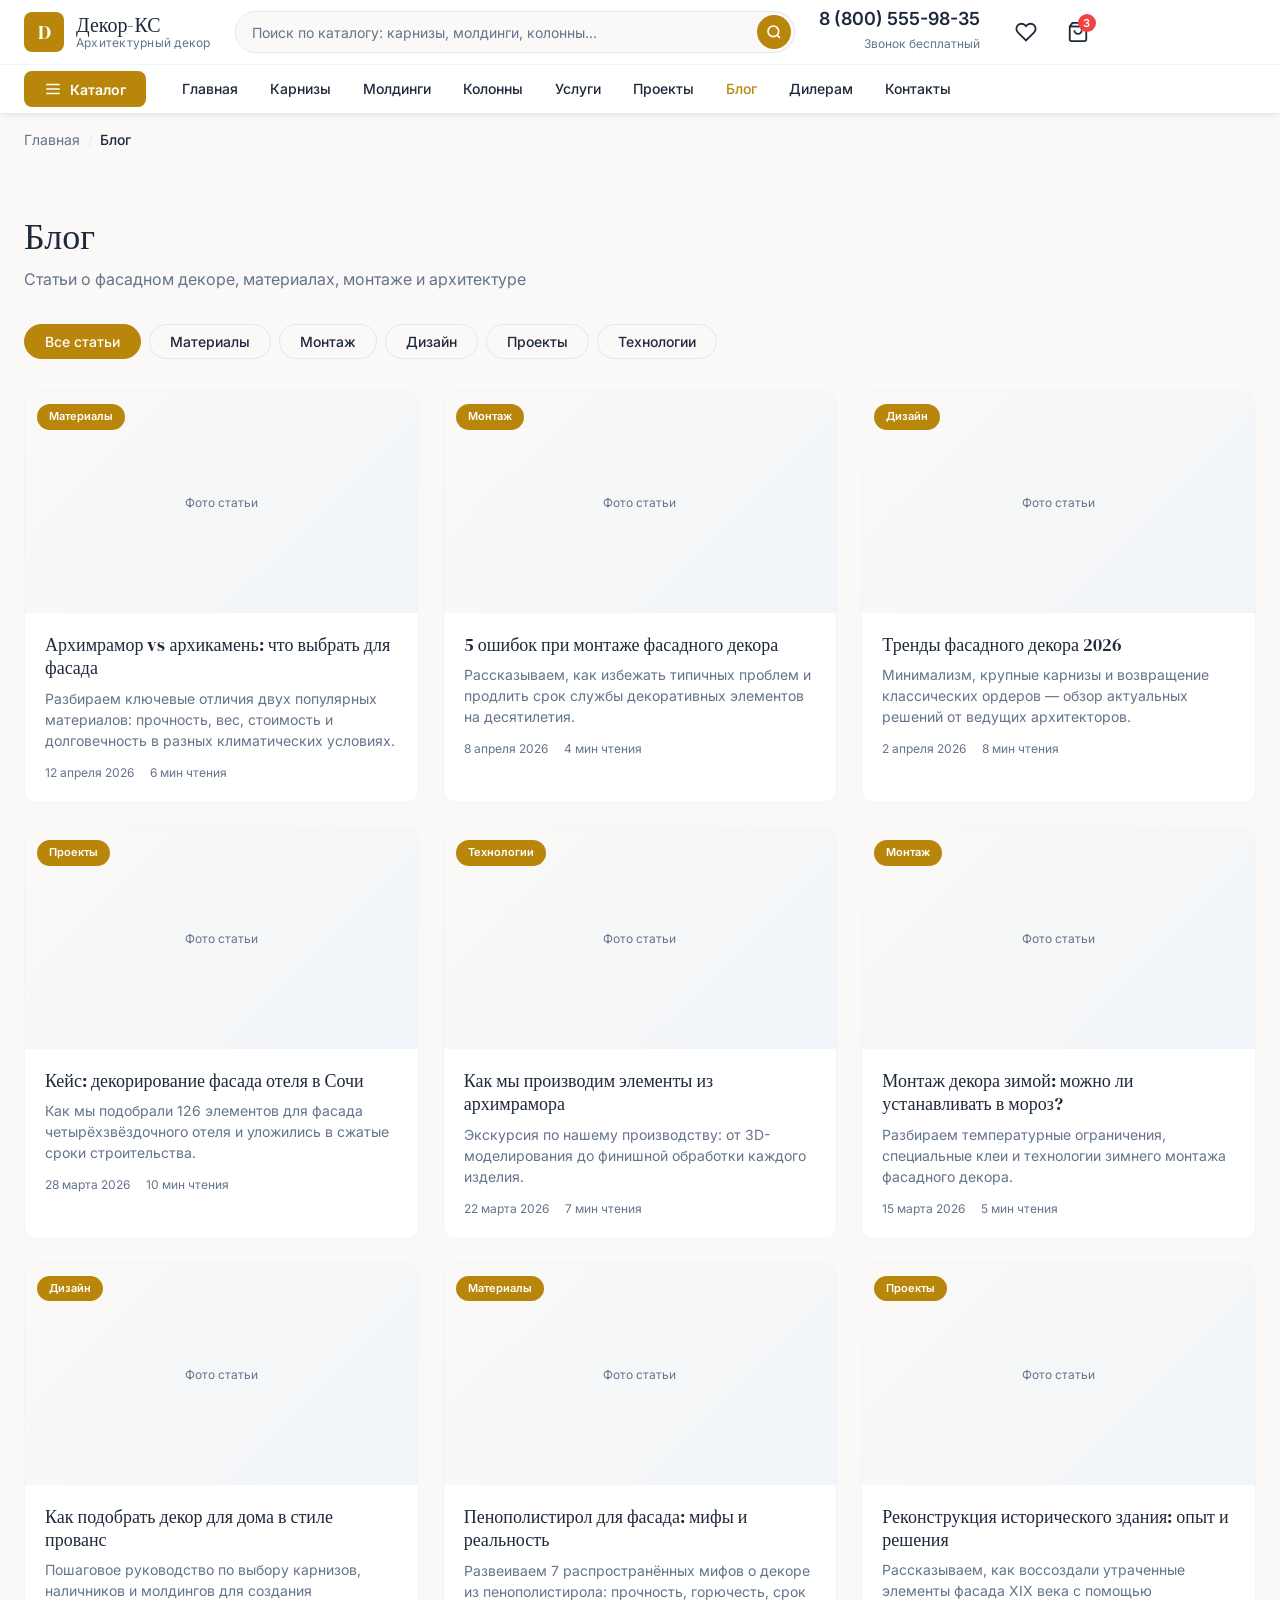
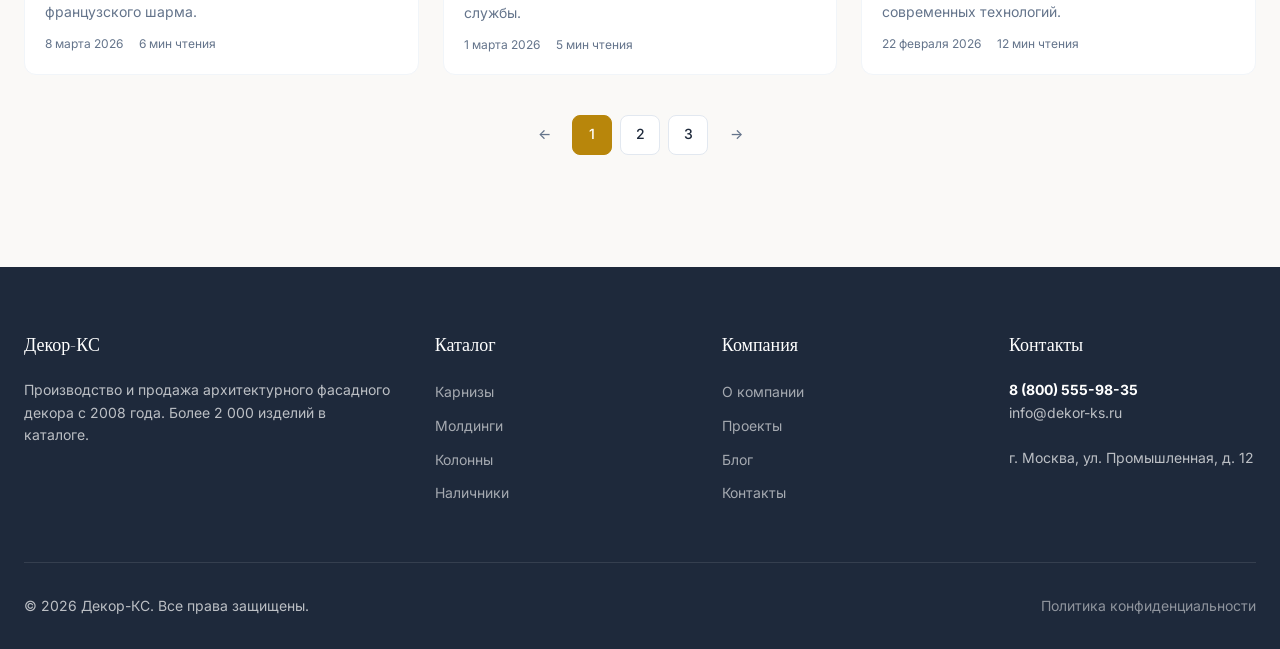
<file: concept-2026-v3/blog.html>
<!DOCTYPE html>
<html lang="ru">
<head>
  <meta charset="UTF-8">
  <meta name="viewport" content="width=device-width, initial-scale=1.0">
  <title>Блог — Декор-КС</title>
  <link rel="preconnect" href="https://fonts.googleapis.com">
  <link rel="preconnect" href="https://fonts.gstatic.com" crossorigin>
  <link href="https://fonts.googleapis.com/css2?family=DM+Serif+Display&family=Inter:wght@400;500;600;700&display=swap" rel="stylesheet">
  <link rel="stylesheet" href="css/style.css">
</head>
<body>

  <!-- ========== HEADER ========== -->
  <header class="site-header">
    <div class="header-top">
      <div class="container">
        <button class="mobile-toggle" aria-label="Меню">
          <svg viewBox="0 0 24 24" fill="none" stroke="currentColor" stroke-width="2"><path d="M3 12h18M3 6h18M3 18h18"/></svg>
        </button>
        <a href="index.html" class="header-logo">
          <div class="header-logo__icon">D</div>
          <div class="header-logo__text">Декор-КС<small>Архитектурный декор</small></div>
        </a>
        <div class="header-search">
          <input type="text" class="header-search__input" placeholder="Поиск по каталогу: карнизы, молдинги, колонны...">
          <button class="header-search__btn" aria-label="Найти">
            <svg width="16" height="16" viewBox="0 0 24 24" fill="none" stroke="currentColor" stroke-width="2.5"><circle cx="11" cy="11" r="8"/><path d="m21 21-4.3-4.3"/></svg>
          </button>
        </div>
        <div class="header-phone">
          <a href="tel:88005559835" class="header-phone__number">8 (800) 555-98-35</a>
          <span class="header-phone__label">Звонок бесплатный</span>
        </div>
        <div class="header-actions">
          <a href="#" class="header-action-btn" aria-label="Избранное">
            <svg viewBox="0 0 24 24" fill="none" stroke="currentColor" stroke-width="2"><path d="M20.84 4.61a5.5 5.5 0 0 0-7.78 0L12 5.67l-1.06-1.06a5.5 5.5 0 0 0-7.78 7.78l1.06 1.06L12 21.23l7.78-7.78 1.06-1.06a5.5 5.5 0 0 0 0-7.78z"/></svg>
          </a>
          <a href="#" class="header-action-btn" aria-label="Корзина">
            <svg viewBox="0 0 24 24" fill="none" stroke="currentColor" stroke-width="2"><path d="M6 2 3 6v14a2 2 0 0 0 2 2h14a2 2 0 0 0 2-2V6l-3-4z"/><path d="M3 6h18"/><path d="M16 10a4 4 0 0 1-8 0"/></svg>
            <span class="cart-badge">3</span>
          </a>
        </div>
      </div>
    </div>
    <nav class="header-nav">
      <div class="container">
        <button class="catalog-btn" id="catalogBtn">
          <svg viewBox="0 0 24 24" fill="none" stroke="currentColor" stroke-width="2"><path d="M3 12h18M3 6h18M3 18h18"/></svg>
          Каталог
        </button>
        <div class="nav-links">
          <a href="index.html">Главная</a>
          <a href="catalog.html">Карнизы</a>
          <a href="#">Молдинги</a>
          <a href="#">Колонны</a>
          <a href="#">Услуги</a>
          <a href="#">Проекты</a>
          <a href="blog.html" class="active">Блог</a>
          <a href="#">Дилерам</a>
          <a href="#">Контакты</a>
        </div>
      </div>
    </nav>
    <div class="mega-menu" id="megaMenu">
      <div class="mega-menu__inner">
        <div class="mega-menu__title">Все категории</div>
        <div class="mega-menu__grid">
          <a href="catalog.html" class="mega-menu__item"><span class="mega-menu__item-icon">&#9645;</span><span class="mega-menu__item-text">Карнизы</span></a>
          <a href="#" class="mega-menu__item"><span class="mega-menu__item-icon">&#9644;</span><span class="mega-menu__item-text">Молдинги</span></a>
          <a href="#" class="mega-menu__item"><span class="mega-menu__item-icon">&#9643;</span><span class="mega-menu__item-text">Наличники</span></a>
          <a href="#" class="mega-menu__item"><span class="mega-menu__item-icon">&#9638;</span><span class="mega-menu__item-text">Подоконники</span></a>
          <a href="#" class="mega-menu__item"><span class="mega-menu__item-icon">&#9673;</span><span class="mega-menu__item-text">Колонны</span></a>
          <a href="#" class="mega-menu__item"><span class="mega-menu__item-icon">&#9681;</span><span class="mega-menu__item-text">Полуколонны</span></a>
          <a href="#" class="mega-menu__item"><span class="mega-menu__item-icon">&#9650;</span><span class="mega-menu__item-text">Пилястры</span></a>
          <a href="#" class="mega-menu__item"><span class="mega-menu__item-icon">&#9651;</span><span class="mega-menu__item-text">Капители</span></a>
        </div>
      </div>
    </div>
    <div class="mega-overlay" id="megaOverlay"></div>
  </header>

  <!-- ========== BREADCRUMBS ========== -->
  <div class="container">
    <nav class="breadcrumbs">
      <ol class="breadcrumbs__list">
        <li class="breadcrumbs__item"><a href="index.html">Главная</a></li>
        <li class="breadcrumbs__sep">/</li>
        <li class="breadcrumbs__item">Блог</li>
      </ol>
    </nav>
  </div>

  <!-- ========== BLOG ========== -->
  <section class="section--sm">
    <div class="container">
      <div class="page-header">
        <h1 class="page-header__title">Блог</h1>
        <p class="page-header__subtitle">Статьи о фасадном декоре, материалах, монтаже и архитектуре</p>
      </div>

      <!-- Category tabs -->
      <div class="blog-tabs">
        <button class="blog-tab is-active">Все статьи</button>
        <button class="blog-tab">Материалы</button>
        <button class="blog-tab">Монтаж</button>
        <button class="blog-tab">Дизайн</button>
        <button class="blog-tab">Проекты</button>
        <button class="blog-tab">Технологии</button>
      </div>

      <!-- Blog grid -->
      <div class="blog-grid">
        <!-- Article 1 -->
        <a href="#" class="blog-card">
          <div class="blog-card__image">
            <span class="blog-card__category">Материалы</span>
            <div class="img-placeholder">Фото статьи</div>
          </div>
          <div class="blog-card__body">
            <h3 class="blog-card__title">Архимрамор vs архикамень: что выбрать для фасада</h3>
            <p class="blog-card__excerpt">Разбираем ключевые отличия двух популярных материалов: прочность, вес, стоимость и долговечность в разных климатических условиях.</p>
            <div class="blog-card__meta">
              <span>12 апреля 2026</span>
              <span>6 мин чтения</span>
            </div>
          </div>
        </a>
        <!-- Article 2 -->
        <a href="#" class="blog-card">
          <div class="blog-card__image">
            <span class="blog-card__category">Монтаж</span>
            <div class="img-placeholder">Фото статьи</div>
          </div>
          <div class="blog-card__body">
            <h3 class="blog-card__title">5 ошибок при монтаже фасадного декора</h3>
            <p class="blog-card__excerpt">Рассказываем, как избежать типичных проблем и продлить срок службы декоративных элементов на десятилетия.</p>
            <div class="blog-card__meta">
              <span>8 апреля 2026</span>
              <span>4 мин чтения</span>
            </div>
          </div>
        </a>
        <!-- Article 3 -->
        <a href="#" class="blog-card">
          <div class="blog-card__image">
            <span class="blog-card__category">Дизайн</span>
            <div class="img-placeholder">Фото статьи</div>
          </div>
          <div class="blog-card__body">
            <h3 class="blog-card__title">Тренды фасадного декора 2026</h3>
            <p class="blog-card__excerpt">Минимализм, крупные карнизы и возвращение классических ордеров — обзор актуальных решений от ведущих архитекторов.</p>
            <div class="blog-card__meta">
              <span>2 апреля 2026</span>
              <span>8 мин чтения</span>
            </div>
          </div>
        </a>
        <!-- Article 4 -->
        <a href="#" class="blog-card">
          <div class="blog-card__image">
            <span class="blog-card__category">Проекты</span>
            <div class="img-placeholder">Фото статьи</div>
          </div>
          <div class="blog-card__body">
            <h3 class="blog-card__title">Кейс: декорирование фасада отеля в Сочи</h3>
            <p class="blog-card__excerpt">Как мы подобрали 126 элементов для фасада четырёхзвёздочного отеля и уложились в сжатые сроки строительства.</p>
            <div class="blog-card__meta">
              <span>28 марта 2026</span>
              <span>10 мин чтения</span>
            </div>
          </div>
        </a>
        <!-- Article 5 -->
        <a href="#" class="blog-card">
          <div class="blog-card__image">
            <span class="blog-card__category">Технологии</span>
            <div class="img-placeholder">Фото статьи</div>
          </div>
          <div class="blog-card__body">
            <h3 class="blog-card__title">Как мы производим элементы из архимрамора</h3>
            <p class="blog-card__excerpt">Экскурсия по нашему производству: от 3D-моделирования до финишной обработки каждого изделия.</p>
            <div class="blog-card__meta">
              <span>22 марта 2026</span>
              <span>7 мин чтения</span>
            </div>
          </div>
        </a>
        <!-- Article 6 -->
        <a href="#" class="blog-card">
          <div class="blog-card__image">
            <span class="blog-card__category">Монтаж</span>
            <div class="img-placeholder">Фото статьи</div>
          </div>
          <div class="blog-card__body">
            <h3 class="blog-card__title">Монтаж декора зимой: можно ли устанавливать в мороз?</h3>
            <p class="blog-card__excerpt">Разбираем температурные ограничения, специальные клеи и технологии зимнего монтажа фасадного декора.</p>
            <div class="blog-card__meta">
              <span>15 марта 2026</span>
              <span>5 мин чтения</span>
            </div>
          </div>
        </a>
        <!-- Article 7 -->
        <a href="#" class="blog-card">
          <div class="blog-card__image">
            <span class="blog-card__category">Дизайн</span>
            <div class="img-placeholder">Фото статьи</div>
          </div>
          <div class="blog-card__body">
            <h3 class="blog-card__title">Как подобрать декор для дома в стиле прованс</h3>
            <p class="blog-card__excerpt">Пошаговое руководство по выбору карнизов, наличников и молдингов для создания французского шарма.</p>
            <div class="blog-card__meta">
              <span>8 марта 2026</span>
              <span>6 мин чтения</span>
            </div>
          </div>
        </a>
        <!-- Article 8 -->
        <a href="#" class="blog-card">
          <div class="blog-card__image">
            <span class="blog-card__category">Материалы</span>
            <div class="img-placeholder">Фото статьи</div>
          </div>
          <div class="blog-card__body">
            <h3 class="blog-card__title">Пенополистирол для фасада: мифы и реальность</h3>
            <p class="blog-card__excerpt">Развеиваем 7 распространённых мифов о декоре из пенополистирола: прочность, горючесть, срок службы.</p>
            <div class="blog-card__meta">
              <span>1 марта 2026</span>
              <span>5 мин чтения</span>
            </div>
          </div>
        </a>
        <!-- Article 9 -->
        <a href="#" class="blog-card">
          <div class="blog-card__image">
            <span class="blog-card__category">Проекты</span>
            <div class="img-placeholder">Фото статьи</div>
          </div>
          <div class="blog-card__body">
            <h3 class="blog-card__title">Реконструкция исторического здания: опыт и решения</h3>
            <p class="blog-card__excerpt">Рассказываем, как воссоздали утраченные элементы фасада XIX века с помощью современных технологий.</p>
            <div class="blog-card__meta">
              <span>22 февраля 2026</span>
              <span>12 мин чтения</span>
            </div>
          </div>
        </a>
      </div>

      <!-- Pagination -->
      <div class="pagination">
        <a href="#" class="pagination__item pagination__item--arrow">&larr;</a>
        <a href="#" class="pagination__item is-active">1</a>
        <a href="#" class="pagination__item">2</a>
        <a href="#" class="pagination__item">3</a>
        <a href="#" class="pagination__item pagination__item--arrow">&rarr;</a>
      </div>
    </div>
  </section>

  <!-- ========== FOOTER ========== -->
  <footer class="site-footer" style="margin-top:var(--space-16);">
    <div class="container">
      <div class="footer-grid">
        <div class="footer-col">
          <div class="footer-col__title">Декор-КС</div>
          <p class="footer-col__text">Производство и продажа архитектурного фасадного декора с 2008 года. Более 2 000 изделий в каталоге.</p>
        </div>
        <div class="footer-col">
          <div class="footer-col__title">Каталог</div>
          <ul>
            <li><a href="catalog.html">Карнизы</a></li>
            <li><a href="#">Молдинги</a></li>
            <li><a href="#">Колонны</a></li>
            <li><a href="#">Наличники</a></li>
          </ul>
        </div>
        <div class="footer-col">
          <div class="footer-col__title">Компания</div>
          <ul>
            <li><a href="#">О компании</a></li>
            <li><a href="#">Проекты</a></li>
            <li><a href="blog.html">Блог</a></li>
            <li><a href="#">Контакты</a></li>
          </ul>
        </div>
        <div class="footer-col">
          <div class="footer-col__title">Контакты</div>
          <p class="footer-col__text">
            <strong style="color:#fff;">8 (800) 555-98-35</strong><br>
            info@dekor-ks.ru<br><br>
            г. Москва, ул. Промышленная, д. 12
          </p>
        </div>
      </div>
      <div class="footer-bottom">
        <span>&copy; 2026 Декор-КС. Все права защищены.</span>
        <a href="#">Политика конфиденциальности</a>
      </div>
    </div>
  </footer>

  <script>
    // Mega-menu
    const catalogBtn = document.getElementById('catalogBtn');
    const megaMenu = document.getElementById('megaMenu');
    const megaOverlay = document.getElementById('megaOverlay');
    catalogBtn.addEventListener('click', () => {
      const isOpen = megaMenu.classList.contains('is-open');
      megaMenu.classList.toggle('is-open', !isOpen);
      megaOverlay.classList.toggle('is-open', !isOpen);
      catalogBtn.classList.toggle('is-active', !isOpen);
    });
    megaOverlay.addEventListener('click', () => {
      megaMenu.classList.remove('is-open');
      megaOverlay.classList.remove('is-open');
      catalogBtn.classList.remove('is-active');
    });

    // Blog tabs
    document.querySelectorAll('.blog-tab').forEach(tab => {
      tab.addEventListener('click', () => {
        document.querySelectorAll('.blog-tab').forEach(t => t.classList.remove('is-active'));
        tab.classList.add('is-active');
      });
    });
  </script>
</body>
</html>
</file>
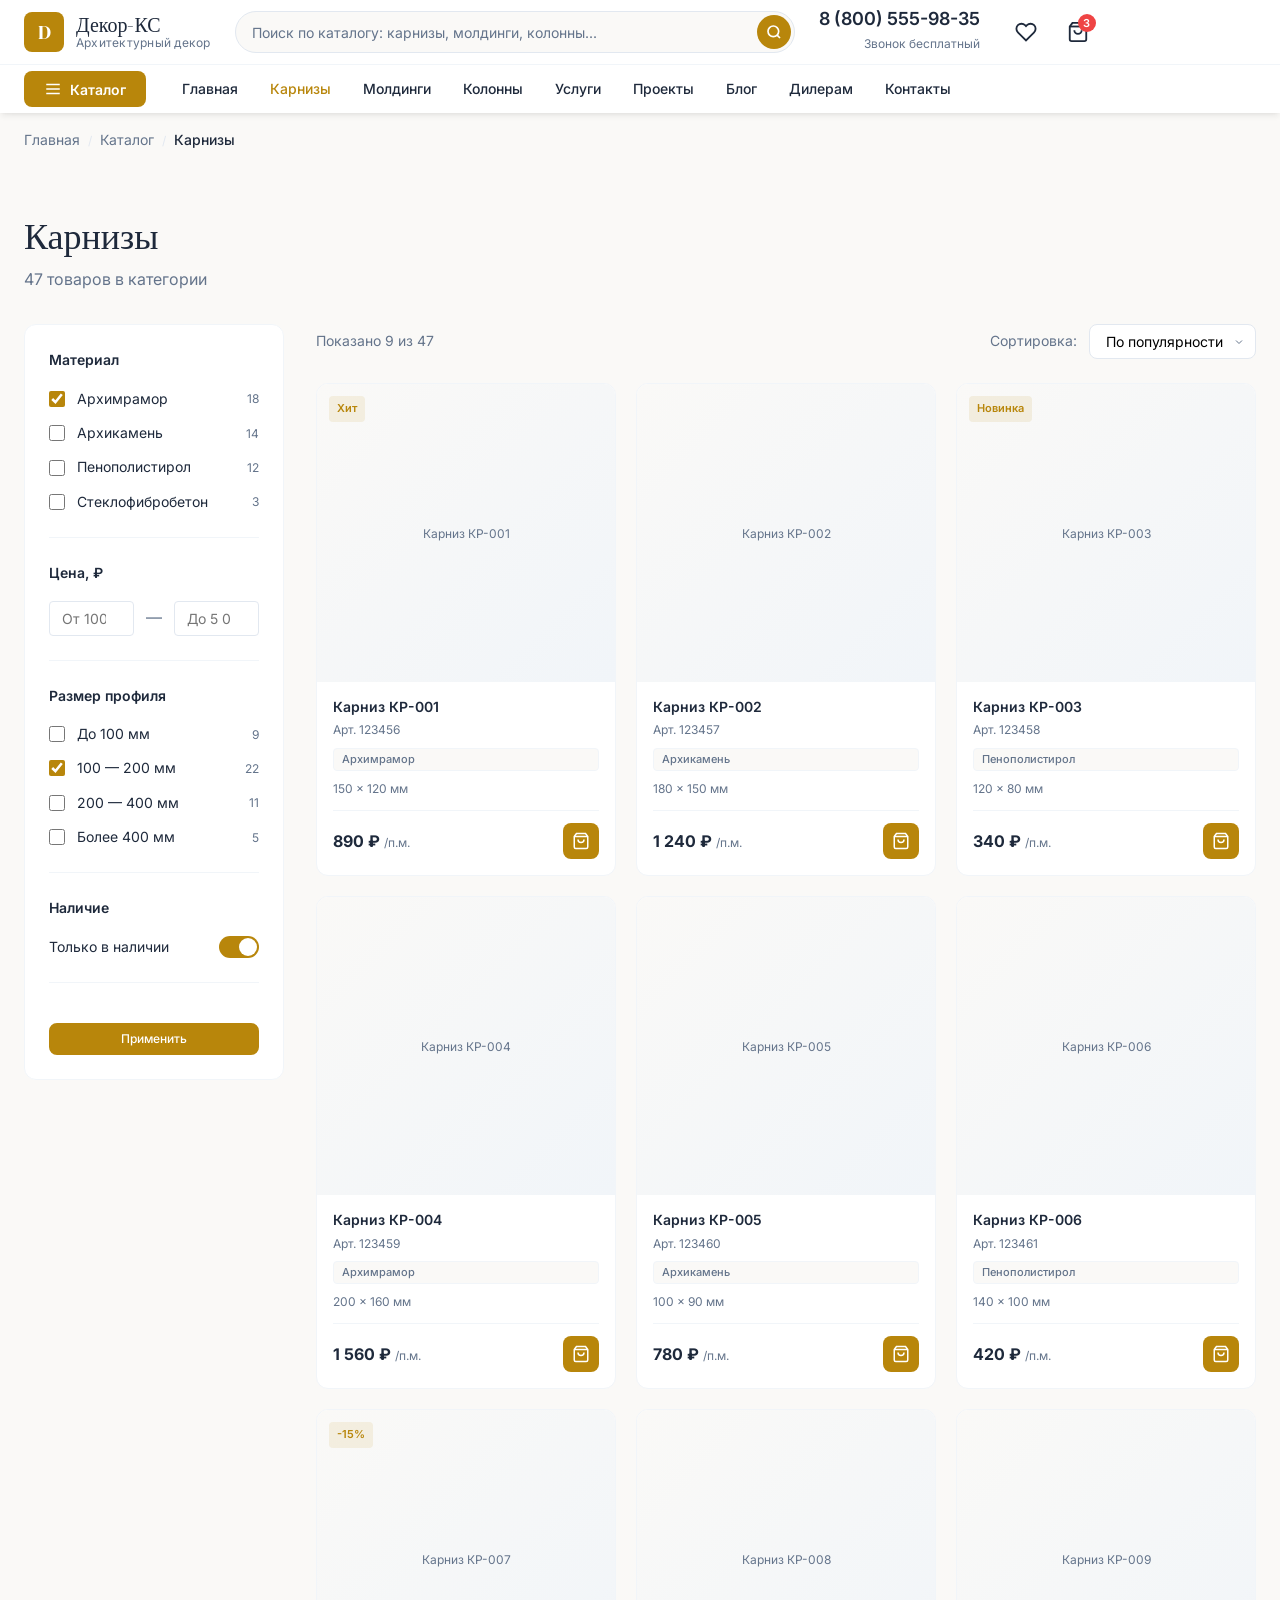
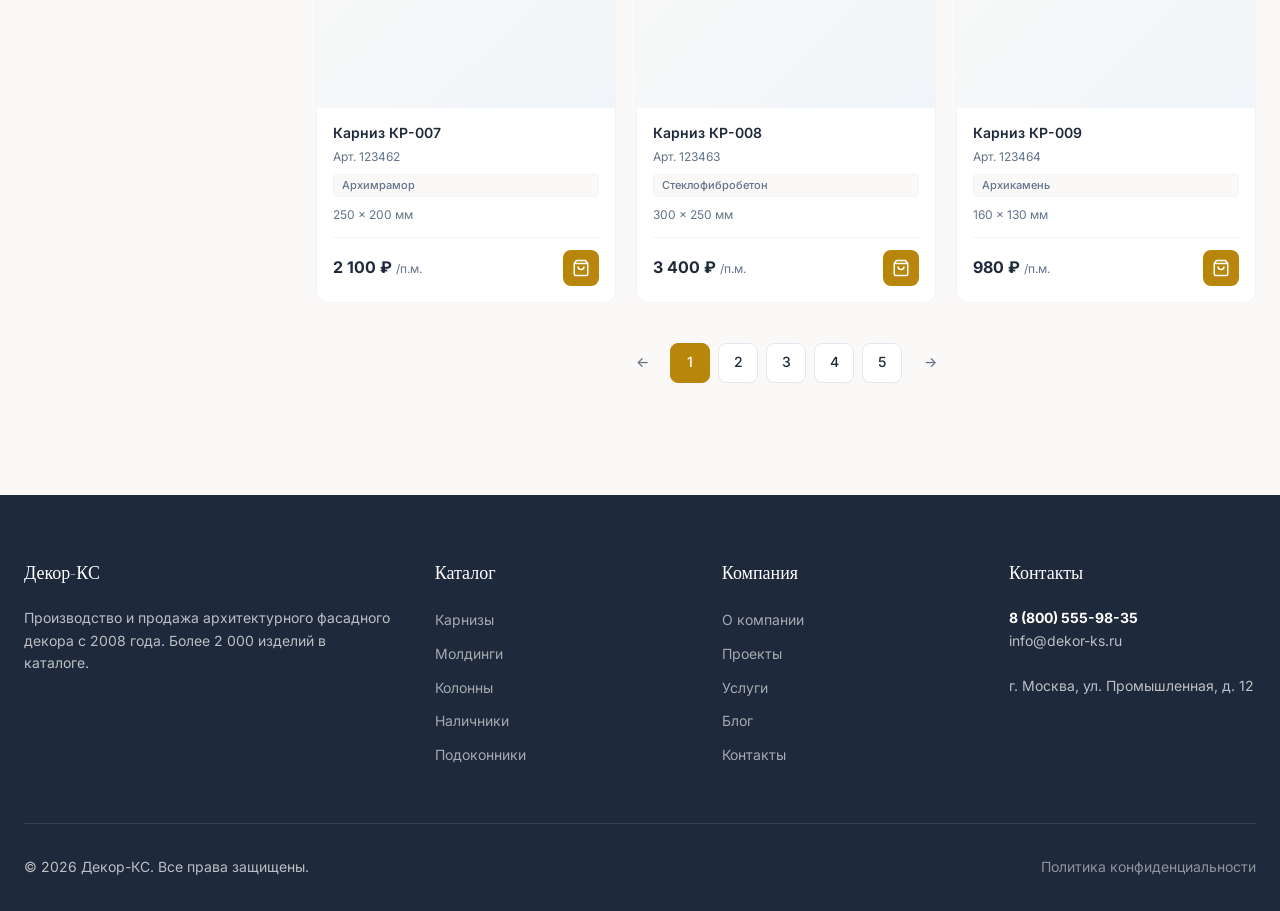
<file: concept-2026-v3/catalog.html>
<!DOCTYPE html>
<html lang="ru">
<head>
  <meta charset="UTF-8">
  <meta name="viewport" content="width=device-width, initial-scale=1.0">
  <title>Карнизы — Каталог | Декор-КС</title>
  <link rel="preconnect" href="https://fonts.googleapis.com">
  <link rel="preconnect" href="https://fonts.gstatic.com" crossorigin>
  <link href="https://fonts.googleapis.com/css2?family=DM+Serif+Display&family=Inter:wght@400;500;600;700&display=swap" rel="stylesheet">
  <link rel="stylesheet" href="css/style.css">
</head>
<body>

  <!-- ========== HEADER ========== -->
  <header class="site-header">
    <div class="header-top">
      <div class="container">
        <button class="mobile-toggle" aria-label="Меню">
          <svg viewBox="0 0 24 24" fill="none" stroke="currentColor" stroke-width="2"><path d="M3 12h18M3 6h18M3 18h18"/></svg>
        </button>
        <a href="index.html" class="header-logo">
          <div class="header-logo__icon">D</div>
          <div class="header-logo__text">Декор-КС<small>Архитектурный декор</small></div>
        </a>
        <div class="header-search">
          <input type="text" class="header-search__input" placeholder="Поиск по каталогу: карнизы, молдинги, колонны...">
          <button class="header-search__btn" aria-label="Найти">
            <svg width="16" height="16" viewBox="0 0 24 24" fill="none" stroke="currentColor" stroke-width="2.5"><circle cx="11" cy="11" r="8"/><path d="m21 21-4.3-4.3"/></svg>
          </button>
        </div>
        <div class="header-phone">
          <a href="tel:88005559835" class="header-phone__number">8 (800) 555-98-35</a>
          <span class="header-phone__label">Звонок бесплатный</span>
        </div>
        <div class="header-actions">
          <a href="#" class="header-action-btn" aria-label="Избранное">
            <svg viewBox="0 0 24 24" fill="none" stroke="currentColor" stroke-width="2"><path d="M20.84 4.61a5.5 5.5 0 0 0-7.78 0L12 5.67l-1.06-1.06a5.5 5.5 0 0 0-7.78 7.78l1.06 1.06L12 21.23l7.78-7.78 1.06-1.06a5.5 5.5 0 0 0 0-7.78z"/></svg>
          </a>
          <a href="#" class="header-action-btn" aria-label="Корзина">
            <svg viewBox="0 0 24 24" fill="none" stroke="currentColor" stroke-width="2"><path d="M6 2 3 6v14a2 2 0 0 0 2 2h14a2 2 0 0 0 2-2V6l-3-4z"/><path d="M3 6h18"/><path d="M16 10a4 4 0 0 1-8 0"/></svg>
            <span class="cart-badge">3</span>
          </a>
        </div>
      </div>
    </div>
    <nav class="header-nav">
      <div class="container">
        <button class="catalog-btn" id="catalogBtn">
          <svg viewBox="0 0 24 24" fill="none" stroke="currentColor" stroke-width="2"><path d="M3 12h18M3 6h18M3 18h18"/></svg>
          Каталог
        </button>
        <div class="nav-links">
          <a href="index.html">Главная</a>
          <a href="catalog.html" class="active">Карнизы</a>
          <a href="#">Молдинги</a>
          <a href="#">Колонны</a>
          <a href="#">Услуги</a>
          <a href="#">Проекты</a>
          <a href="blog.html">Блог</a>
          <a href="#">Дилерам</a>
          <a href="#">Контакты</a>
        </div>
      </div>
    </nav>
    <div class="mega-menu" id="megaMenu">
      <div class="mega-menu__inner">
        <div class="mega-menu__title">Все категории</div>
        <div class="mega-menu__grid">
          <a href="catalog.html" class="mega-menu__item"><span class="mega-menu__item-icon">&#9645;</span><span class="mega-menu__item-text">Карнизы</span></a>
          <a href="#" class="mega-menu__item"><span class="mega-menu__item-icon">&#9644;</span><span class="mega-menu__item-text">Молдинги</span></a>
          <a href="#" class="mega-menu__item"><span class="mega-menu__item-icon">&#9643;</span><span class="mega-menu__item-text">Наличники</span></a>
          <a href="#" class="mega-menu__item"><span class="mega-menu__item-icon">&#9638;</span><span class="mega-menu__item-text">Подоконники</span></a>
          <a href="#" class="mega-menu__item"><span class="mega-menu__item-icon">&#9673;</span><span class="mega-menu__item-text">Колонны</span></a>
          <a href="#" class="mega-menu__item"><span class="mega-menu__item-icon">&#9681;</span><span class="mega-menu__item-text">Полуколонны</span></a>
          <a href="#" class="mega-menu__item"><span class="mega-menu__item-icon">&#9650;</span><span class="mega-menu__item-text">Пилястры</span></a>
          <a href="#" class="mega-menu__item"><span class="mega-menu__item-icon">&#9651;</span><span class="mega-menu__item-text">Капители</span></a>
          <a href="#" class="mega-menu__item"><span class="mega-menu__item-icon">&#9670;</span><span class="mega-menu__item-text">Замковые камни</span></a>
          <a href="#" class="mega-menu__item"><span class="mega-menu__item-icon">&#9635;</span><span class="mega-menu__item-text">Русты</span></a>
          <a href="#" class="mega-menu__item"><span class="mega-menu__item-icon">&#9679;</span><span class="mega-menu__item-text">Розетки</span></a>
          <a href="#" class="mega-menu__item"><span class="mega-menu__item-icon">&#9733;</span><span class="mega-menu__item-text">Декоративные элементы</span></a>
        </div>
      </div>
    </div>
    <div class="mega-overlay" id="megaOverlay"></div>
  </header>

  <!-- ========== BREADCRUMBS ========== -->
  <div class="container">
    <nav class="breadcrumbs">
      <ol class="breadcrumbs__list">
        <li class="breadcrumbs__item"><a href="index.html">Главная</a></li>
        <li class="breadcrumbs__sep">/</li>
        <li class="breadcrumbs__item"><a href="#">Каталог</a></li>
        <li class="breadcrumbs__sep">/</li>
        <li class="breadcrumbs__item">Карнизы</li>
      </ol>
    </nav>
  </div>

  <!-- ========== CATALOG LAYOUT ========== -->
  <section class="section--sm">
    <div class="container">
      <div class="page-header">
        <h1 class="page-header__title">Карнизы</h1>
        <p class="page-header__subtitle">47 товаров в категории</p>
      </div>

      <div class="catalog-layout">
        <!-- SIDEBAR -->
        <aside class="catalog-sidebar">
          <!-- Material -->
          <div class="filter-group">
            <div class="filter-group__title">Материал</div>
            <label class="filter-checkbox">
              <input type="checkbox" checked>
              <span>Архимрамор</span>
              <span class="filter-checkbox__count">18</span>
            </label>
            <label class="filter-checkbox">
              <input type="checkbox">
              <span>Архикамень</span>
              <span class="filter-checkbox__count">14</span>
            </label>
            <label class="filter-checkbox">
              <input type="checkbox">
              <span>Пенополистирол</span>
              <span class="filter-checkbox__count">12</span>
            </label>
            <label class="filter-checkbox">
              <input type="checkbox">
              <span>Стеклофибробетон</span>
              <span class="filter-checkbox__count">3</span>
            </label>
          </div>

          <!-- Price -->
          <div class="filter-group">
            <div class="filter-group__title">Цена, &#8381;</div>
            <div class="filter-range">
              <input type="number" placeholder="От 100" min="0">
              <span class="filter-range__sep">&mdash;</span>
              <input type="number" placeholder="До 5 000" min="0">
            </div>
          </div>

          <!-- Dimensions -->
          <div class="filter-group">
            <div class="filter-group__title">Размер профиля</div>
            <label class="filter-checkbox">
              <input type="checkbox">
              <span>До 100 мм</span>
              <span class="filter-checkbox__count">9</span>
            </label>
            <label class="filter-checkbox">
              <input type="checkbox" checked>
              <span>100 &mdash; 200 мм</span>
              <span class="filter-checkbox__count">22</span>
            </label>
            <label class="filter-checkbox">
              <input type="checkbox">
              <span>200 &mdash; 400 мм</span>
              <span class="filter-checkbox__count">11</span>
            </label>
            <label class="filter-checkbox">
              <input type="checkbox">
              <span>Более 400 мм</span>
              <span class="filter-checkbox__count">5</span>
            </label>
          </div>

          <!-- In stock -->
          <div class="filter-group">
            <div class="filter-group__title">Наличие</div>
            <div class="filter-toggle">
              <span>Только в наличии</span>
              <div class="filter-toggle__switch is-on" id="stockToggle"></div>
            </div>
          </div>

          <button class="btn btn--primary btn--full btn--sm" style="margin-top:var(--space-4);">Применить</button>
        </aside>

        <!-- PRODUCT GRID -->
        <div>
          <div class="catalog-topbar">
            <span class="catalog-topbar__count">Показано 9 из 47</span>
            <div class="catalog-sort">
              <span class="catalog-sort__label">Сортировка:</span>
              <select>
                <option>По популярности</option>
                <option>По цене (возр.)</option>
                <option>По цене (убыв.)</option>
                <option>По новизне</option>
                <option>По рейтингу</option>
              </select>
            </div>
          </div>

          <div class="product-grid product-grid--3col">
            <!-- Card 1 -->
            <a href="product.html" class="product-card">
              <div class="product-card__image">
                <span class="product-card__badge">Хит</span>
                <div class="img-placeholder">Карниз КР-001</div>
              </div>
              <div class="product-card__body">
                <div class="product-card__title">Карниз КР-001</div>
                <div class="product-card__article">Арт. 123456</div>
                <span class="product-card__material">Архимрамор</span>
                <div class="product-card__dims">150 &times; 120 мм</div>
                <div class="product-card__footer">
                  <div class="product-card__price">890 &#8381; <small>/п.м.</small></div>
                  <button class="product-card__cart-btn" aria-label="В корзину" onclick="event.preventDefault();">
                    <svg viewBox="0 0 24 24" fill="none" stroke="currentColor" stroke-width="2"><path d="M6 2 3 6v14a2 2 0 0 0 2 2h14a2 2 0 0 0 2-2V6l-3-4z"/><path d="M3 6h18"/><path d="M16 10a4 4 0 0 1-8 0"/></svg>
                  </button>
                </div>
              </div>
            </a>
            <!-- Card 2 -->
            <a href="product.html" class="product-card">
              <div class="product-card__image">
                <div class="img-placeholder">Карниз КР-002</div>
              </div>
              <div class="product-card__body">
                <div class="product-card__title">Карниз КР-002</div>
                <div class="product-card__article">Арт. 123457</div>
                <span class="product-card__material">Архикамень</span>
                <div class="product-card__dims">180 &times; 150 мм</div>
                <div class="product-card__footer">
                  <div class="product-card__price">1 240 &#8381; <small>/п.м.</small></div>
                  <button class="product-card__cart-btn" aria-label="В корзину" onclick="event.preventDefault();">
                    <svg viewBox="0 0 24 24" fill="none" stroke="currentColor" stroke-width="2"><path d="M6 2 3 6v14a2 2 0 0 0 2 2h14a2 2 0 0 0 2-2V6l-3-4z"/><path d="M3 6h18"/><path d="M16 10a4 4 0 0 1-8 0"/></svg>
                  </button>
                </div>
              </div>
            </a>
            <!-- Card 3 -->
            <a href="product.html" class="product-card">
              <div class="product-card__image">
                <span class="product-card__badge">Новинка</span>
                <div class="img-placeholder">Карниз КР-003</div>
              </div>
              <div class="product-card__body">
                <div class="product-card__title">Карниз КР-003</div>
                <div class="product-card__article">Арт. 123458</div>
                <span class="product-card__material">Пенополистирол</span>
                <div class="product-card__dims">120 &times; 80 мм</div>
                <div class="product-card__footer">
                  <div class="product-card__price">340 &#8381; <small>/п.м.</small></div>
                  <button class="product-card__cart-btn" aria-label="В корзину" onclick="event.preventDefault();">
                    <svg viewBox="0 0 24 24" fill="none" stroke="currentColor" stroke-width="2"><path d="M6 2 3 6v14a2 2 0 0 0 2 2h14a2 2 0 0 0 2-2V6l-3-4z"/><path d="M3 6h18"/><path d="M16 10a4 4 0 0 1-8 0"/></svg>
                  </button>
                </div>
              </div>
            </a>
            <!-- Card 4 -->
            <a href="product.html" class="product-card">
              <div class="product-card__image">
                <div class="img-placeholder">Карниз КР-004</div>
              </div>
              <div class="product-card__body">
                <div class="product-card__title">Карниз КР-004</div>
                <div class="product-card__article">Арт. 123459</div>
                <span class="product-card__material">Архимрамор</span>
                <div class="product-card__dims">200 &times; 160 мм</div>
                <div class="product-card__footer">
                  <div class="product-card__price">1 560 &#8381; <small>/п.м.</small></div>
                  <button class="product-card__cart-btn" aria-label="В корзину" onclick="event.preventDefault();">
                    <svg viewBox="0 0 24 24" fill="none" stroke="currentColor" stroke-width="2"><path d="M6 2 3 6v14a2 2 0 0 0 2 2h14a2 2 0 0 0 2-2V6l-3-4z"/><path d="M3 6h18"/><path d="M16 10a4 4 0 0 1-8 0"/></svg>
                  </button>
                </div>
              </div>
            </a>
            <!-- Card 5 -->
            <a href="product.html" class="product-card">
              <div class="product-card__image">
                <div class="img-placeholder">Карниз КР-005</div>
              </div>
              <div class="product-card__body">
                <div class="product-card__title">Карниз КР-005</div>
                <div class="product-card__article">Арт. 123460</div>
                <span class="product-card__material">Архикамень</span>
                <div class="product-card__dims">100 &times; 90 мм</div>
                <div class="product-card__footer">
                  <div class="product-card__price">780 &#8381; <small>/п.м.</small></div>
                  <button class="product-card__cart-btn" aria-label="В корзину" onclick="event.preventDefault();">
                    <svg viewBox="0 0 24 24" fill="none" stroke="currentColor" stroke-width="2"><path d="M6 2 3 6v14a2 2 0 0 0 2 2h14a2 2 0 0 0 2-2V6l-3-4z"/><path d="M3 6h18"/><path d="M16 10a4 4 0 0 1-8 0"/></svg>
                  </button>
                </div>
              </div>
            </a>
            <!-- Card 6 -->
            <a href="product.html" class="product-card">
              <div class="product-card__image">
                <div class="img-placeholder">Карниз КР-006</div>
              </div>
              <div class="product-card__body">
                <div class="product-card__title">Карниз КР-006</div>
                <div class="product-card__article">Арт. 123461</div>
                <span class="product-card__material">Пенополистирол</span>
                <div class="product-card__dims">140 &times; 100 мм</div>
                <div class="product-card__footer">
                  <div class="product-card__price">420 &#8381; <small>/п.м.</small></div>
                  <button class="product-card__cart-btn" aria-label="В корзину" onclick="event.preventDefault();">
                    <svg viewBox="0 0 24 24" fill="none" stroke="currentColor" stroke-width="2"><path d="M6 2 3 6v14a2 2 0 0 0 2 2h14a2 2 0 0 0 2-2V6l-3-4z"/><path d="M3 6h18"/><path d="M16 10a4 4 0 0 1-8 0"/></svg>
                  </button>
                </div>
              </div>
            </a>
            <!-- Card 7 -->
            <a href="product.html" class="product-card">
              <div class="product-card__image">
                <span class="product-card__badge">-15%</span>
                <div class="img-placeholder">Карниз КР-007</div>
              </div>
              <div class="product-card__body">
                <div class="product-card__title">Карниз КР-007</div>
                <div class="product-card__article">Арт. 123462</div>
                <span class="product-card__material">Архимрамор</span>
                <div class="product-card__dims">250 &times; 200 мм</div>
                <div class="product-card__footer">
                  <div class="product-card__price">2 100 &#8381; <small>/п.м.</small></div>
                  <button class="product-card__cart-btn" aria-label="В корзину" onclick="event.preventDefault();">
                    <svg viewBox="0 0 24 24" fill="none" stroke="currentColor" stroke-width="2"><path d="M6 2 3 6v14a2 2 0 0 0 2 2h14a2 2 0 0 0 2-2V6l-3-4z"/><path d="M3 6h18"/><path d="M16 10a4 4 0 0 1-8 0"/></svg>
                  </button>
                </div>
              </div>
            </a>
            <!-- Card 8 -->
            <a href="product.html" class="product-card">
              <div class="product-card__image">
                <div class="img-placeholder">Карниз КР-008</div>
              </div>
              <div class="product-card__body">
                <div class="product-card__title">Карниз КР-008</div>
                <div class="product-card__article">Арт. 123463</div>
                <span class="product-card__material">Стеклофибробетон</span>
                <div class="product-card__dims">300 &times; 250 мм</div>
                <div class="product-card__footer">
                  <div class="product-card__price">3 400 &#8381; <small>/п.м.</small></div>
                  <button class="product-card__cart-btn" aria-label="В корзину" onclick="event.preventDefault();">
                    <svg viewBox="0 0 24 24" fill="none" stroke="currentColor" stroke-width="2"><path d="M6 2 3 6v14a2 2 0 0 0 2 2h14a2 2 0 0 0 2-2V6l-3-4z"/><path d="M3 6h18"/><path d="M16 10a4 4 0 0 1-8 0"/></svg>
                  </button>
                </div>
              </div>
            </a>
            <!-- Card 9 -->
            <a href="product.html" class="product-card">
              <div class="product-card__image">
                <div class="img-placeholder">Карниз КР-009</div>
              </div>
              <div class="product-card__body">
                <div class="product-card__title">Карниз КР-009</div>
                <div class="product-card__article">Арт. 123464</div>
                <span class="product-card__material">Архикамень</span>
                <div class="product-card__dims">160 &times; 130 мм</div>
                <div class="product-card__footer">
                  <div class="product-card__price">980 &#8381; <small>/п.м.</small></div>
                  <button class="product-card__cart-btn" aria-label="В корзину" onclick="event.preventDefault();">
                    <svg viewBox="0 0 24 24" fill="none" stroke="currentColor" stroke-width="2"><path d="M6 2 3 6v14a2 2 0 0 0 2 2h14a2 2 0 0 0 2-2V6l-3-4z"/><path d="M3 6h18"/><path d="M16 10a4 4 0 0 1-8 0"/></svg>
                  </button>
                </div>
              </div>
            </a>
          </div>

          <!-- Pagination -->
          <div class="pagination">
            <a href="#" class="pagination__item pagination__item--arrow">&larr;</a>
            <a href="#" class="pagination__item is-active">1</a>
            <a href="#" class="pagination__item">2</a>
            <a href="#" class="pagination__item">3</a>
            <a href="#" class="pagination__item">4</a>
            <a href="#" class="pagination__item">5</a>
            <a href="#" class="pagination__item pagination__item--arrow">&rarr;</a>
          </div>
        </div>
      </div>
    </div>
  </section>

  <!-- ========== FOOTER ========== -->
  <footer class="site-footer" style="margin-top:var(--space-16);">
    <div class="container">
      <div class="footer-grid">
        <div class="footer-col">
          <div class="footer-col__title">Декор-КС</div>
          <p class="footer-col__text">Производство и продажа архитектурного фасадного декора с 2008 года. Более 2 000 изделий в каталоге.</p>
        </div>
        <div class="footer-col">
          <div class="footer-col__title">Каталог</div>
          <ul>
            <li><a href="catalog.html">Карнизы</a></li>
            <li><a href="#">Молдинги</a></li>
            <li><a href="#">Колонны</a></li>
            <li><a href="#">Наличники</a></li>
            <li><a href="#">Подоконники</a></li>
          </ul>
        </div>
        <div class="footer-col">
          <div class="footer-col__title">Компания</div>
          <ul>
            <li><a href="#">О компании</a></li>
            <li><a href="#">Проекты</a></li>
            <li><a href="#">Услуги</a></li>
            <li><a href="blog.html">Блог</a></li>
            <li><a href="#">Контакты</a></li>
          </ul>
        </div>
        <div class="footer-col">
          <div class="footer-col__title">Контакты</div>
          <p class="footer-col__text">
            <strong style="color:#fff;">8 (800) 555-98-35</strong><br>
            info@dekor-ks.ru<br><br>
            г. Москва, ул. Промышленная, д. 12
          </p>
        </div>
      </div>
      <div class="footer-bottom">
        <span>&copy; 2026 Декор-КС. Все права защищены.</span>
        <a href="#">Политика конфиденциальности</a>
      </div>
    </div>
  </footer>

  <script>
    const catalogBtn = document.getElementById('catalogBtn');
    const megaMenu = document.getElementById('megaMenu');
    const megaOverlay = document.getElementById('megaOverlay');
    catalogBtn.addEventListener('click', () => {
      const isOpen = megaMenu.classList.contains('is-open');
      megaMenu.classList.toggle('is-open', !isOpen);
      megaOverlay.classList.toggle('is-open', !isOpen);
      catalogBtn.classList.toggle('is-active', !isOpen);
    });
    megaOverlay.addEventListener('click', () => {
      megaMenu.classList.remove('is-open');
      megaOverlay.classList.remove('is-open');
      catalogBtn.classList.remove('is-active');
    });

    // Stock toggle
    const stockToggle = document.getElementById('stockToggle');
    if (stockToggle) {
      stockToggle.addEventListener('click', () => {
        stockToggle.classList.toggle('is-on');
      });
    }
  </script>
</body>
</html>
</file>
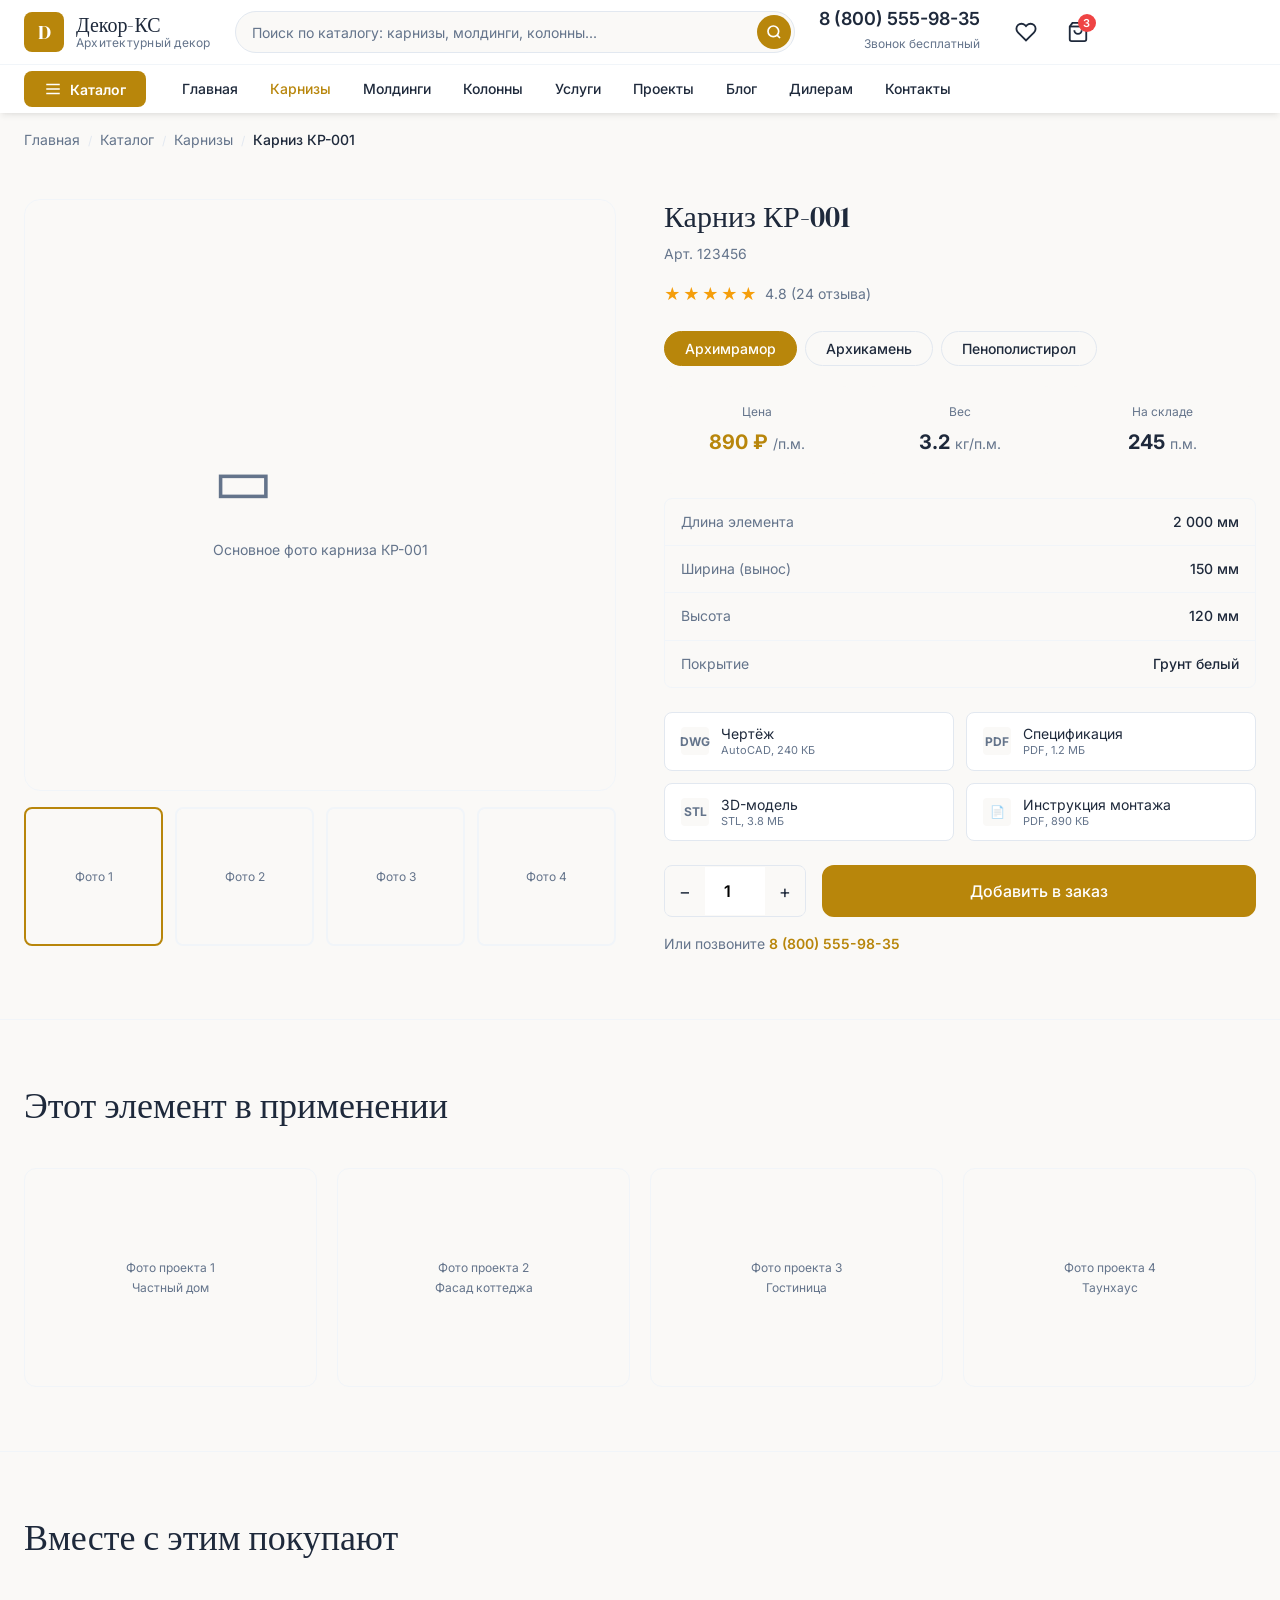
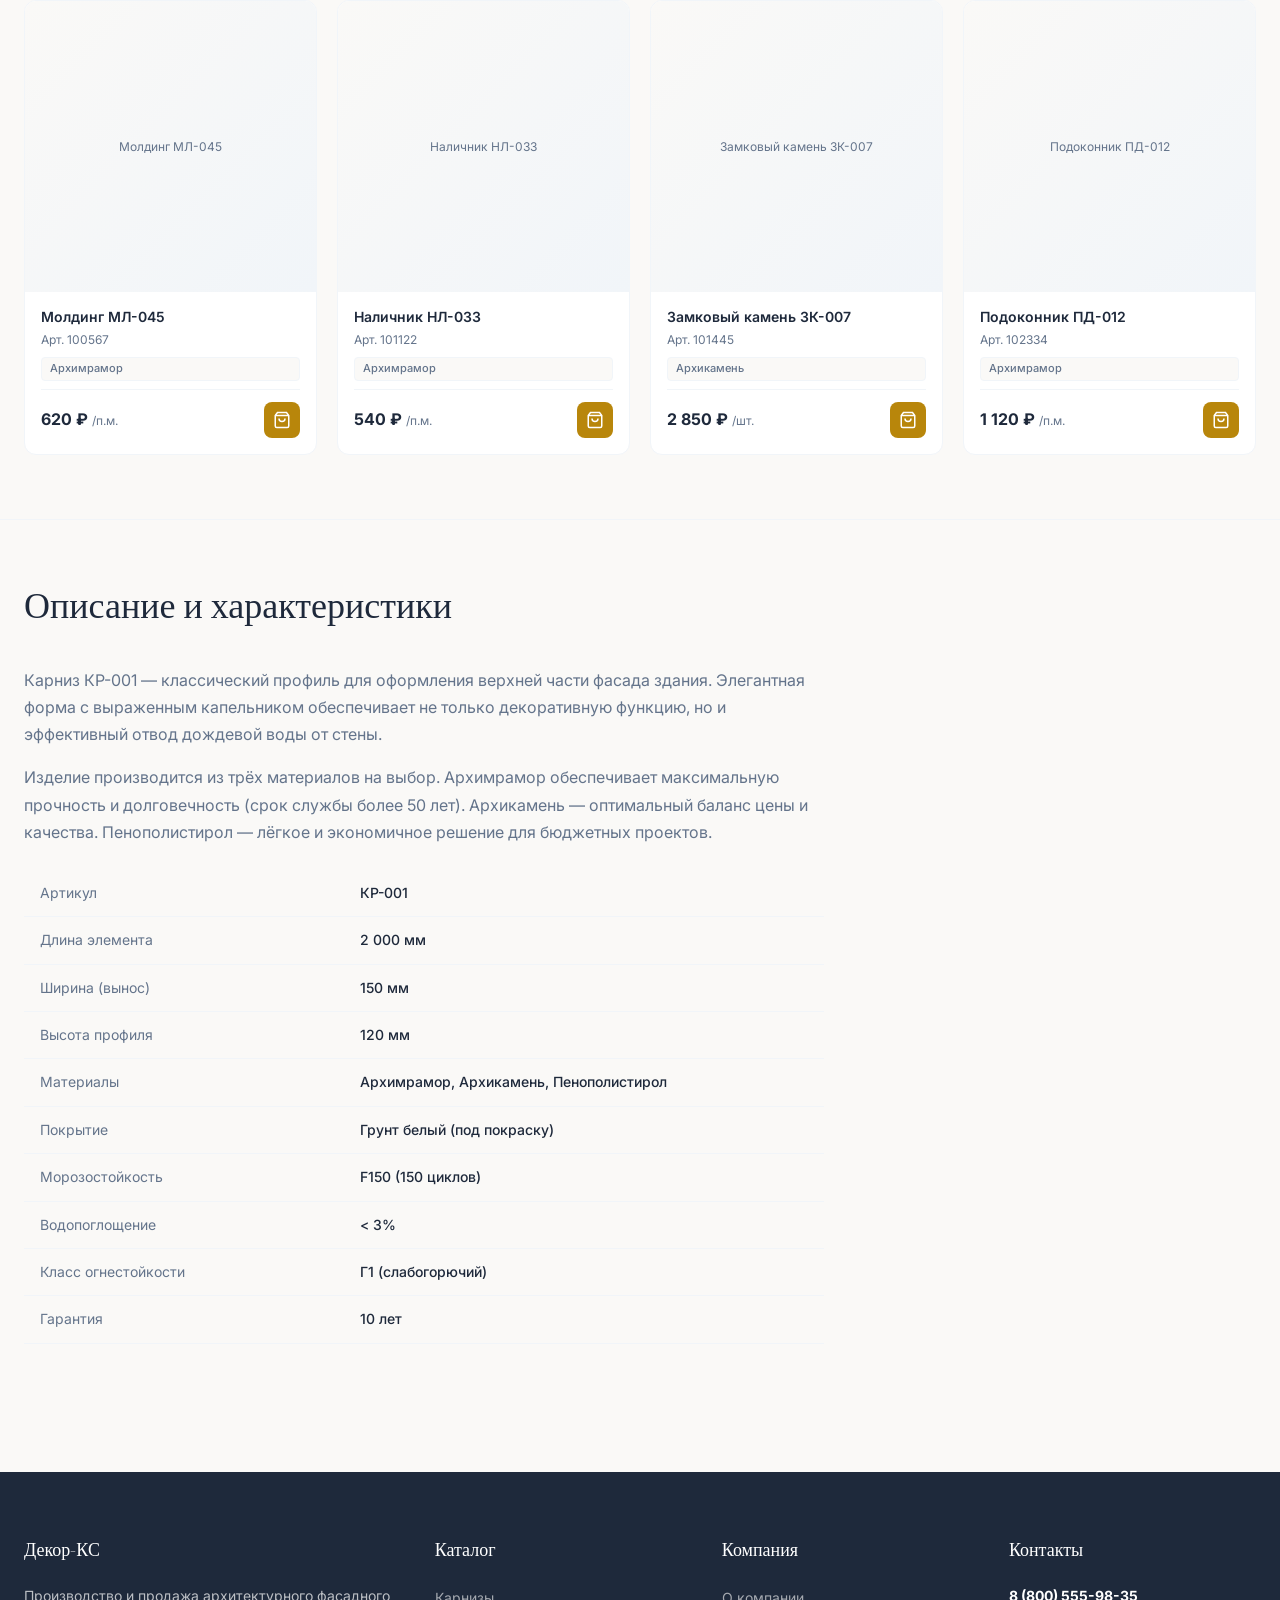
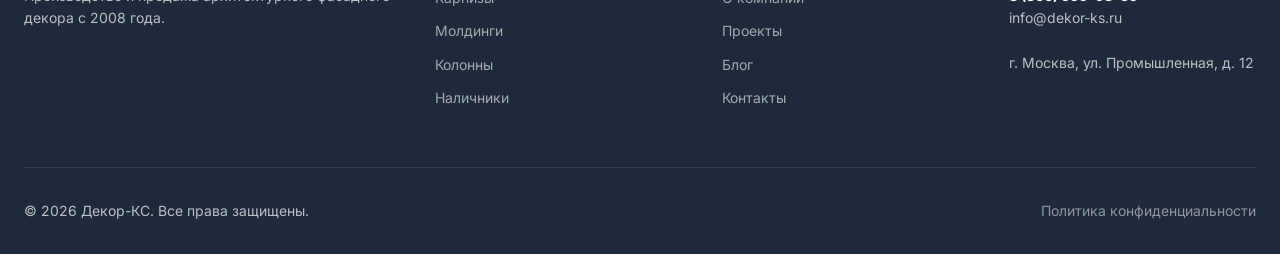
<file: concept-2026-v3/product.html>
<!DOCTYPE html>
<html lang="ru">
<head>
  <meta charset="UTF-8">
  <meta name="viewport" content="width=device-width, initial-scale=1.0">
  <title>Карниз КР-001 — Декор-КС</title>
  <link rel="preconnect" href="https://fonts.googleapis.com">
  <link rel="preconnect" href="https://fonts.gstatic.com" crossorigin>
  <link href="https://fonts.googleapis.com/css2?family=DM+Serif+Display&family=Inter:wght@400;500;600;700&display=swap" rel="stylesheet">
  <link rel="stylesheet" href="css/style.css">
</head>
<body>

  <!-- ========== HEADER ========== -->
  <header class="site-header">
    <div class="header-top">
      <div class="container">
        <button class="mobile-toggle" aria-label="Меню">
          <svg viewBox="0 0 24 24" fill="none" stroke="currentColor" stroke-width="2"><path d="M3 12h18M3 6h18M3 18h18"/></svg>
        </button>
        <a href="index.html" class="header-logo">
          <div class="header-logo__icon">D</div>
          <div class="header-logo__text">Декор-КС<small>Архитектурный декор</small></div>
        </a>
        <div class="header-search">
          <input type="text" class="header-search__input" placeholder="Поиск по каталогу: карнизы, молдинги, колонны...">
          <button class="header-search__btn" aria-label="Найти">
            <svg width="16" height="16" viewBox="0 0 24 24" fill="none" stroke="currentColor" stroke-width="2.5"><circle cx="11" cy="11" r="8"/><path d="m21 21-4.3-4.3"/></svg>
          </button>
        </div>
        <div class="header-phone">
          <a href="tel:88005559835" class="header-phone__number">8 (800) 555-98-35</a>
          <span class="header-phone__label">Звонок бесплатный</span>
        </div>
        <div class="header-actions">
          <a href="#" class="header-action-btn" aria-label="Избранное">
            <svg viewBox="0 0 24 24" fill="none" stroke="currentColor" stroke-width="2"><path d="M20.84 4.61a5.5 5.5 0 0 0-7.78 0L12 5.67l-1.06-1.06a5.5 5.5 0 0 0-7.78 7.78l1.06 1.06L12 21.23l7.78-7.78 1.06-1.06a5.5 5.5 0 0 0 0-7.78z"/></svg>
          </a>
          <a href="#" class="header-action-btn" aria-label="Корзина">
            <svg viewBox="0 0 24 24" fill="none" stroke="currentColor" stroke-width="2"><path d="M6 2 3 6v14a2 2 0 0 0 2 2h14a2 2 0 0 0 2-2V6l-3-4z"/><path d="M3 6h18"/><path d="M16 10a4 4 0 0 1-8 0"/></svg>
            <span class="cart-badge">3</span>
          </a>
        </div>
      </div>
    </div>
    <nav class="header-nav">
      <div class="container">
        <button class="catalog-btn" id="catalogBtn">
          <svg viewBox="0 0 24 24" fill="none" stroke="currentColor" stroke-width="2"><path d="M3 12h18M3 6h18M3 18h18"/></svg>
          Каталог
        </button>
        <div class="nav-links">
          <a href="index.html">Главная</a>
          <a href="catalog.html" class="active">Карнизы</a>
          <a href="#">Молдинги</a>
          <a href="#">Колонны</a>
          <a href="#">Услуги</a>
          <a href="#">Проекты</a>
          <a href="blog.html">Блог</a>
          <a href="#">Дилерам</a>
          <a href="#">Контакты</a>
        </div>
      </div>
    </nav>
    <div class="mega-menu" id="megaMenu">
      <div class="mega-menu__inner">
        <div class="mega-menu__title">Все категории</div>
        <div class="mega-menu__grid">
          <a href="catalog.html" class="mega-menu__item"><span class="mega-menu__item-icon">&#9645;</span><span class="mega-menu__item-text">Карнизы</span></a>
          <a href="#" class="mega-menu__item"><span class="mega-menu__item-icon">&#9644;</span><span class="mega-menu__item-text">Молдинги</span></a>
          <a href="#" class="mega-menu__item"><span class="mega-menu__item-icon">&#9643;</span><span class="mega-menu__item-text">Наличники</span></a>
          <a href="#" class="mega-menu__item"><span class="mega-menu__item-icon">&#9638;</span><span class="mega-menu__item-text">Подоконники</span></a>
          <a href="#" class="mega-menu__item"><span class="mega-menu__item-icon">&#9673;</span><span class="mega-menu__item-text">Колонны</span></a>
          <a href="#" class="mega-menu__item"><span class="mega-menu__item-icon">&#9681;</span><span class="mega-menu__item-text">Полуколонны</span></a>
          <a href="#" class="mega-menu__item"><span class="mega-menu__item-icon">&#9650;</span><span class="mega-menu__item-text">Пилястры</span></a>
          <a href="#" class="mega-menu__item"><span class="mega-menu__item-icon">&#9651;</span><span class="mega-menu__item-text">Капители</span></a>
        </div>
      </div>
    </div>
    <div class="mega-overlay" id="megaOverlay"></div>
  </header>

  <!-- ========== BREADCRUMBS ========== -->
  <div class="container">
    <nav class="breadcrumbs">
      <ol class="breadcrumbs__list">
        <li class="breadcrumbs__item"><a href="index.html">Главная</a></li>
        <li class="breadcrumbs__sep">/</li>
        <li class="breadcrumbs__item"><a href="#">Каталог</a></li>
        <li class="breadcrumbs__sep">/</li>
        <li class="breadcrumbs__item"><a href="catalog.html">Карнизы</a></li>
        <li class="breadcrumbs__sep">/</li>
        <li class="breadcrumbs__item">Карниз КР-001</li>
      </ol>
    </nav>
  </div>

  <!-- ========== PRODUCT DETAIL ========== -->
  <section class="product-detail">
    <div class="container">
      <div class="product-detail__top">
        <!-- LEFT: Gallery -->
        <div class="product-gallery">
          <div class="product-gallery__main">
            <div class="product-gallery__main-placeholder">
              <div style="font-size:4rem;margin-bottom:8px;">&#9645;</div>
              Основное фото карниза КР-001
            </div>
          </div>
          <div class="product-gallery__thumbs">
            <div class="product-gallery__thumb is-active">Фото 1</div>
            <div class="product-gallery__thumb">Фото 2</div>
            <div class="product-gallery__thumb">Фото 3</div>
            <div class="product-gallery__thumb">Фото 4</div>
          </div>
        </div>

        <!-- RIGHT: Info -->
        <div class="product-info">
          <h1 class="product-info__title">Карниз КР-001</h1>
          <div class="product-info__article">Арт. 123456</div>

          <!-- Rating -->
          <div class="product-info__rating">
            <div class="product-info__stars">
              <span>&#9733;</span><span>&#9733;</span><span>&#9733;</span><span>&#9733;</span><span>&#9733;</span>
            </div>
            <span class="product-info__rating-text">4.8 (24 отзыва)</span>
          </div>

          <!-- Material Tabs -->
          <div class="material-tabs">
            <div class="material-tabs__header">
              <button class="material-tab is-active" data-material="archimramor">Архимрамор</button>
              <button class="material-tab" data-material="archikamen">Архикамень</button>
              <button class="material-tab" data-material="penopolistirol">Пенополистирол</button>
            </div>

            <!-- Archimramor (active) -->
            <div class="material-tabs__content" id="materialContent">
              <div class="material-stat material-stat--price">
                <div class="material-stat__label">Цена</div>
                <div class="material-stat__value" id="matPrice">890 &#8381; <small>/п.м.</small></div>
              </div>
              <div class="material-stat">
                <div class="material-stat__label">Вес</div>
                <div class="material-stat__value" id="matWeight">3.2 <small>кг/п.м.</small></div>
              </div>
              <div class="material-stat">
                <div class="material-stat__label">На складе</div>
                <div class="material-stat__value" id="matStock">245 <small>п.м.</small></div>
              </div>
            </div>
          </div>

          <!-- Specs mini-table -->
          <div class="specs-mini">
            <div class="specs-mini__row">
              <span class="specs-mini__label">Длина элемента</span>
              <span class="specs-mini__value">2 000 мм</span>
            </div>
            <div class="specs-mini__row">
              <span class="specs-mini__label">Ширина (вынос)</span>
              <span class="specs-mini__value">150 мм</span>
            </div>
            <div class="specs-mini__row">
              <span class="specs-mini__label">Высота</span>
              <span class="specs-mini__value">120 мм</span>
            </div>
            <div class="specs-mini__row">
              <span class="specs-mini__label">Покрытие</span>
              <span class="specs-mini__value">Грунт белый</span>
            </div>
          </div>

          <!-- Downloads -->
          <div class="download-row">
            <a href="#" class="download-btn">
              <div class="download-btn__icon">DWG</div>
              <div class="download-btn__text">
                Чертёж
                <small>AutoCAD, 240 КБ</small>
              </div>
            </a>
            <a href="#" class="download-btn">
              <div class="download-btn__icon">PDF</div>
              <div class="download-btn__text">
                Спецификация
                <small>PDF, 1.2 МБ</small>
              </div>
            </a>
            <a href="#" class="download-btn">
              <div class="download-btn__icon">STL</div>
              <div class="download-btn__text">
                3D-модель
                <small>STL, 3.8 МБ</small>
              </div>
            </a>
            <a href="#" class="download-btn">
              <div class="download-btn__icon">&#128196;</div>
              <div class="download-btn__text">
                Инструкция монтажа
                <small>PDF, 890 КБ</small>
              </div>
            </a>
          </div>

          <!-- Order -->
          <div class="product-order">
            <div class="quantity-input">
              <button class="quantity-input__btn" id="qtyMinus">&minus;</button>
              <input type="number" class="quantity-input__field" value="1" min="1" id="qtyField">
              <button class="quantity-input__btn" id="qtyPlus">+</button>
            </div>
            <button class="btn btn--primary btn--lg">Добавить в заказ</button>
          </div>
          <p class="product-order__phone-hint">Или позвоните <a href="tel:88005559835">8 (800) 555-98-35</a></p>
        </div>
      </div>
    </div>

    <!-- ========== В ПРИМЕНЕНИИ ========== -->
    <div class="application-gallery">
      <div class="container">
        <h2 class="section-title section-title--left">Этот элемент в применении</h2>
        <div class="application-gallery__grid">
          <div class="application-photo">
            <div class="application-photo-placeholder">Фото проекта 1<br>Частный дом</div>
          </div>
          <div class="application-photo">
            <div class="application-photo-placeholder">Фото проекта 2<br>Фасад коттеджа</div>
          </div>
          <div class="application-photo">
            <div class="application-photo-placeholder">Фото проекта 3<br>Гостиница</div>
          </div>
          <div class="application-photo">
            <div class="application-photo-placeholder">Фото проекта 4<br>Таунхаус</div>
          </div>
        </div>
      </div>
    </div>

    <!-- ========== ВМЕСТЕ ПОКУПАЮТ ========== -->
    <div class="also-buy">
      <div class="container">
        <h2 class="section-title section-title--left">Вместе с этим покупают</h2>
        <div class="product-grid product-grid--4col">
          <div class="product-card">
            <div class="product-card__image">
              <div class="img-placeholder">Молдинг МЛ-045</div>
            </div>
            <div class="product-card__body">
              <div class="product-card__title">Молдинг МЛ-045</div>
              <div class="product-card__article">Арт. 100567</div>
              <span class="product-card__material">Архимрамор</span>
              <div class="product-card__footer">
                <div class="product-card__price">620 &#8381; <small>/п.м.</small></div>
                <button class="product-card__cart-btn" aria-label="В корзину">
                  <svg viewBox="0 0 24 24" fill="none" stroke="currentColor" stroke-width="2"><path d="M6 2 3 6v14a2 2 0 0 0 2 2h14a2 2 0 0 0 2-2V6l-3-4z"/><path d="M3 6h18"/><path d="M16 10a4 4 0 0 1-8 0"/></svg>
                </button>
              </div>
            </div>
          </div>
          <div class="product-card">
            <div class="product-card__image">
              <div class="img-placeholder">Наличник НЛ-033</div>
            </div>
            <div class="product-card__body">
              <div class="product-card__title">Наличник НЛ-033</div>
              <div class="product-card__article">Арт. 101122</div>
              <span class="product-card__material">Архимрамор</span>
              <div class="product-card__footer">
                <div class="product-card__price">540 &#8381; <small>/п.м.</small></div>
                <button class="product-card__cart-btn" aria-label="В корзину">
                  <svg viewBox="0 0 24 24" fill="none" stroke="currentColor" stroke-width="2"><path d="M6 2 3 6v14a2 2 0 0 0 2 2h14a2 2 0 0 0 2-2V6l-3-4z"/><path d="M3 6h18"/><path d="M16 10a4 4 0 0 1-8 0"/></svg>
                </button>
              </div>
            </div>
          </div>
          <div class="product-card">
            <div class="product-card__image">
              <div class="img-placeholder">Замковый камень ЗК-007</div>
            </div>
            <div class="product-card__body">
              <div class="product-card__title">Замковый камень ЗК-007</div>
              <div class="product-card__article">Арт. 101445</div>
              <span class="product-card__material">Архикамень</span>
              <div class="product-card__footer">
                <div class="product-card__price">2 850 &#8381; <small>/шт.</small></div>
                <button class="product-card__cart-btn" aria-label="В корзину">
                  <svg viewBox="0 0 24 24" fill="none" stroke="currentColor" stroke-width="2"><path d="M6 2 3 6v14a2 2 0 0 0 2 2h14a2 2 0 0 0 2-2V6l-3-4z"/><path d="M3 6h18"/><path d="M16 10a4 4 0 0 1-8 0"/></svg>
                </button>
              </div>
            </div>
          </div>
          <div class="product-card">
            <div class="product-card__image">
              <div class="img-placeholder">Подоконник ПД-012</div>
            </div>
            <div class="product-card__body">
              <div class="product-card__title">Подоконник ПД-012</div>
              <div class="product-card__article">Арт. 102334</div>
              <span class="product-card__material">Архимрамор</span>
              <div class="product-card__footer">
                <div class="product-card__price">1 120 &#8381; <small>/п.м.</small></div>
                <button class="product-card__cart-btn" aria-label="В корзину">
                  <svg viewBox="0 0 24 24" fill="none" stroke="currentColor" stroke-width="2"><path d="M6 2 3 6v14a2 2 0 0 0 2 2h14a2 2 0 0 0 2-2V6l-3-4z"/><path d="M3 6h18"/><path d="M16 10a4 4 0 0 1-8 0"/></svg>
                </button>
              </div>
            </div>
          </div>
        </div>
      </div>
    </div>

    <!-- ========== ОПИСАНИЕ И ХАРАКТЕРИСТИКИ ========== -->
    <div class="full-description">
      <div class="container">
        <div class="full-description__content">
          <h2 class="section-title section-title--left">Описание и характеристики</h2>
          <p>Карниз КР-001 — классический профиль для оформления верхней части фасада здания. Элегантная форма с выраженным капельником обеспечивает не только декоративную функцию, но и эффективный отвод дождевой воды от стены.</p>
          <p>Изделие производится из трёх материалов на выбор. Архимрамор обеспечивает максимальную прочность и долговечность (срок службы более 50 лет). Архикамень — оптимальный баланс цены и качества. Пенополистирол — лёгкое и экономичное решение для бюджетных проектов.</p>

          <table class="specs-table">
            <tr>
              <th>Артикул</th>
              <td>КР-001</td>
            </tr>
            <tr>
              <th>Длина элемента</th>
              <td>2 000 мм</td>
            </tr>
            <tr>
              <th>Ширина (вынос)</th>
              <td>150 мм</td>
            </tr>
            <tr>
              <th>Высота профиля</th>
              <td>120 мм</td>
            </tr>
            <tr>
              <th>Материалы</th>
              <td>Архимрамор, Архикамень, Пенополистирол</td>
            </tr>
            <tr>
              <th>Покрытие</th>
              <td>Грунт белый (под покраску)</td>
            </tr>
            <tr>
              <th>Морозостойкость</th>
              <td>F150 (150 циклов)</td>
            </tr>
            <tr>
              <th>Водопоглощение</th>
              <td>&#60; 3%</td>
            </tr>
            <tr>
              <th>Класс огнестойкости</th>
              <td>Г1 (слабогорючий)</td>
            </tr>
            <tr>
              <th>Гарантия</th>
              <td>10 лет</td>
            </tr>
          </table>
        </div>
      </div>
    </div>
  </section>

  <!-- ========== FOOTER ========== -->
  <footer class="site-footer">
    <div class="container">
      <div class="footer-grid">
        <div class="footer-col">
          <div class="footer-col__title">Декор-КС</div>
          <p class="footer-col__text">Производство и продажа архитектурного фасадного декора с 2008 года.</p>
        </div>
        <div class="footer-col">
          <div class="footer-col__title">Каталог</div>
          <ul>
            <li><a href="catalog.html">Карнизы</a></li>
            <li><a href="#">Молдинги</a></li>
            <li><a href="#">Колонны</a></li>
            <li><a href="#">Наличники</a></li>
          </ul>
        </div>
        <div class="footer-col">
          <div class="footer-col__title">Компания</div>
          <ul>
            <li><a href="#">О компании</a></li>
            <li><a href="#">Проекты</a></li>
            <li><a href="blog.html">Блог</a></li>
            <li><a href="#">Контакты</a></li>
          </ul>
        </div>
        <div class="footer-col">
          <div class="footer-col__title">Контакты</div>
          <p class="footer-col__text">
            <strong style="color:#fff;">8 (800) 555-98-35</strong><br>
            info@dekor-ks.ru<br><br>
            г. Москва, ул. Промышленная, д. 12
          </p>
        </div>
      </div>
      <div class="footer-bottom">
        <span>&copy; 2026 Декор-КС. Все права защищены.</span>
        <a href="#">Политика конфиденциальности</a>
      </div>
    </div>
  </footer>

  <script>
    // Mega-menu
    const catalogBtn = document.getElementById('catalogBtn');
    const megaMenu = document.getElementById('megaMenu');
    const megaOverlay = document.getElementById('megaOverlay');
    catalogBtn.addEventListener('click', () => {
      const isOpen = megaMenu.classList.contains('is-open');
      megaMenu.classList.toggle('is-open', !isOpen);
      megaOverlay.classList.toggle('is-open', !isOpen);
      catalogBtn.classList.toggle('is-active', !isOpen);
    });
    megaOverlay.addEventListener('click', () => {
      megaMenu.classList.remove('is-open');
      megaOverlay.classList.remove('is-open');
      catalogBtn.classList.remove('is-active');
    });

    // Material tabs
    const materialData = {
      archimramor: { price: '890 &#8381; <small>/п.м.</small>', weight: '3.2 <small>кг/п.м.</small>', stock: '245 <small>п.м.</small>' },
      archikamen: { price: '1 240 &#8381; <small>/п.м.</small>', weight: '4.1 <small>кг/п.м.</small>', stock: '128 <small>п.м.</small>' },
      penopolistirol: { price: '340 &#8381; <small>/п.м.</small>', weight: '0.4 <small>кг/п.м.</small>', stock: '560 <small>п.м.</small>' }
    };

    document.querySelectorAll('.material-tab').forEach(tab => {
      tab.addEventListener('click', () => {
        document.querySelectorAll('.material-tab').forEach(t => t.classList.remove('is-active'));
        tab.classList.add('is-active');
        const mat = tab.dataset.material;
        const d = materialData[mat];
        document.getElementById('matPrice').innerHTML = d.price;
        document.getElementById('matWeight').innerHTML = d.weight;
        document.getElementById('matStock').innerHTML = d.stock;
      });
    });

    // Quantity
    const qtyField = document.getElementById('qtyField');
    document.getElementById('qtyMinus').addEventListener('click', () => {
      const v = parseInt(qtyField.value) || 1;
      qtyField.value = Math.max(1, v - 1);
    });
    document.getElementById('qtyPlus').addEventListener('click', () => {
      const v = parseInt(qtyField.value) || 1;
      qtyField.value = v + 1;
    });

    // Gallery thumbs
    document.querySelectorAll('.product-gallery__thumb').forEach(thumb => {
      thumb.addEventListener('click', () => {
        document.querySelectorAll('.product-gallery__thumb').forEach(t => t.classList.remove('is-active'));
        thumb.classList.add('is-active');
      });
    });
  </script>
</body>
</html>
</file>
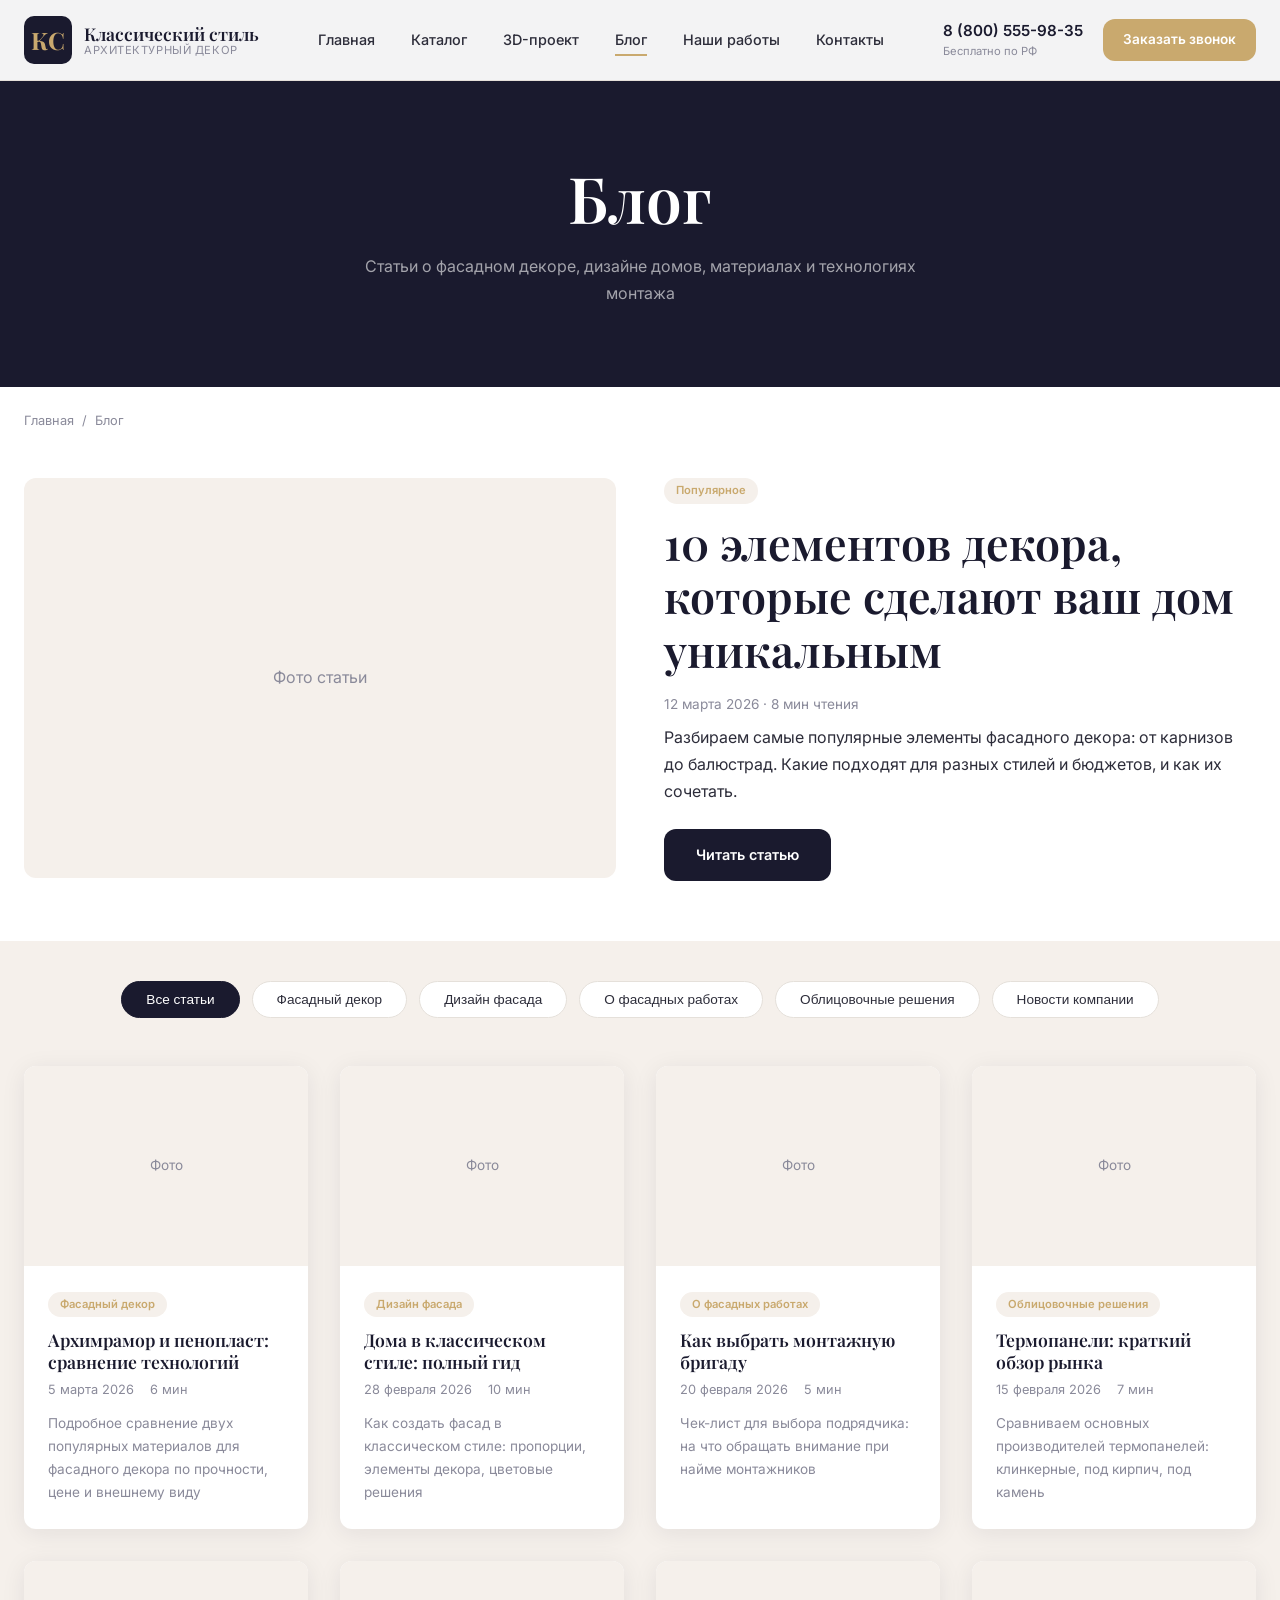
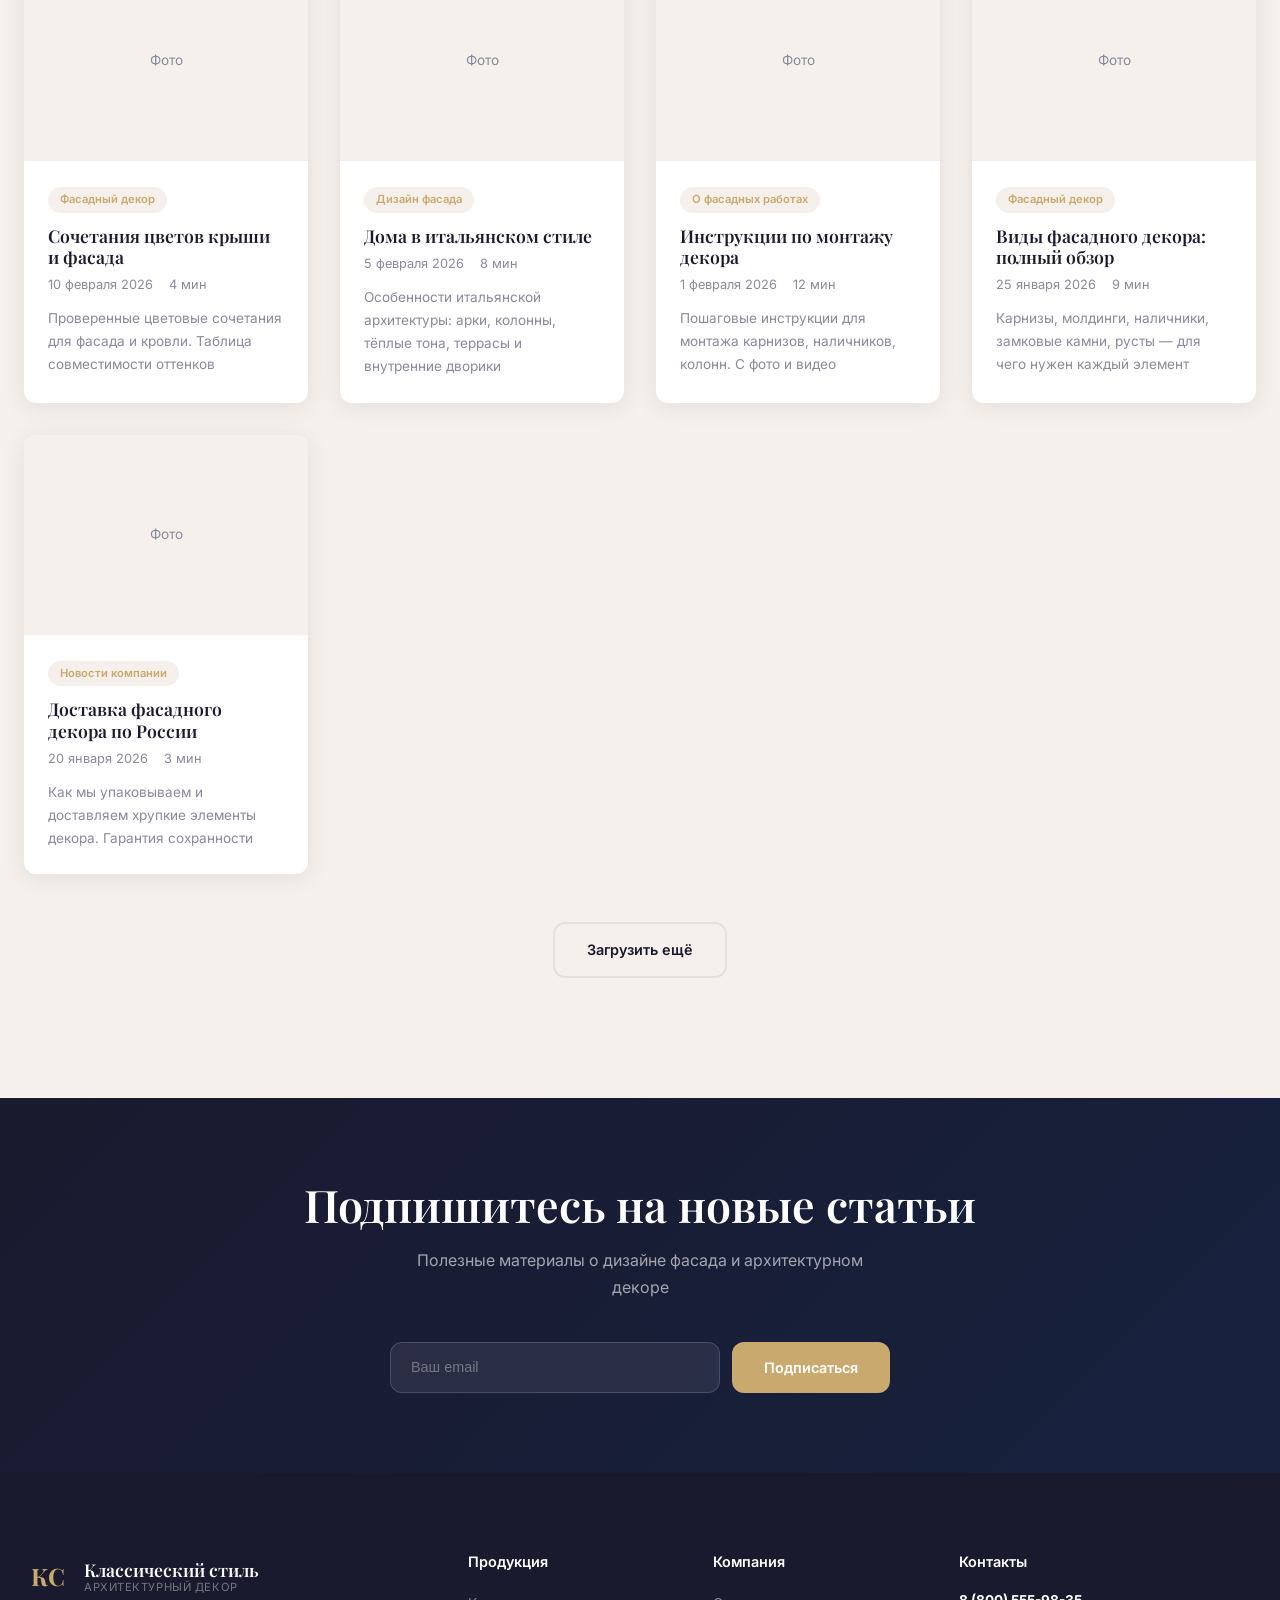
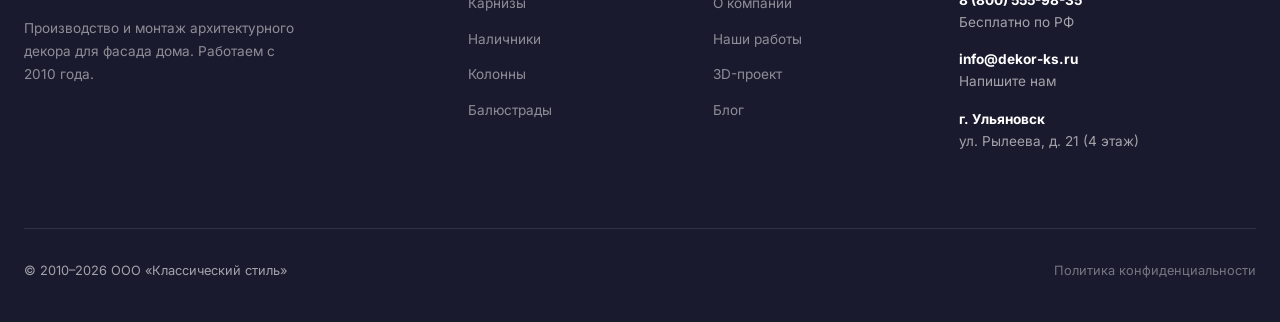
<file: concept-2026/blog.html>
<!DOCTYPE html>
<html lang="ru">
<head>
    <meta charset="UTF-8">
    <meta name="viewport" content="width=device-width, initial-scale=1.0">
    <title>Блог — Классический стиль</title>
    <link rel="preconnect" href="https://fonts.googleapis.com">
    <link href="https://fonts.googleapis.com/css2?family=Inter:wght@400;500;600;700&family=Playfair+Display:wght@600;700&display=swap" rel="stylesheet">
    <link rel="stylesheet" href="css/style.css">
</head>
<body>

<!-- HEADER -->
<header class="header">
    <div class="header__inner">
        <a href="index.html" class="header__logo">
            <div class="header__logo-icon">КС</div>
            <div class="header__logo-text">Классический стиль<span>Архитектурный декор</span></div>
        </a>
        <nav class="header__nav">
            <a href="index.html">Главная</a>
            <a href="catalog.html">Каталог</a>
            <a href="design.html">3D-проект</a>
            <a href="blog.html" class="active">Блог</a>
            <a href="#">Наши работы</a>
            <a href="#">Контакты</a>
        </nav>
        <div class="header__actions">
            <div class="header__phone">8 (800) 555-98-35<span>Бесплатно по РФ</span></div>
            <a href="#" class="btn btn--primary btn--sm">Заказать звонок</a>
        </div>
        <button class="mobile-menu-btn" aria-label="Меню"><span></span><span></span><span></span></button>
    </div>
</header>

<!-- PAGE HERO -->
<section class="page-hero">
    <div class="container">
        <h1>Блог</h1>
        <p>Статьи о фасадном декоре, дизайне домов, материалах и технологиях монтажа</p>
    </div>
</section>

<div class="container">
    <div class="breadcrumbs">
        <a href="index.html">Главная</a><span>/</span>Блог
    </div>
</div>

<!-- FEATURED POST -->
<section class="section" style="padding-top:20px;padding-bottom:60px">
    <div class="container">
        <div class="grid grid--2" style="gap:48px;align-items:center">
            <div style="height:400px;background:var(--light);border-radius:var(--radius);display:flex;align-items:center;justify-content:center;color:var(--muted)">
                Фото статьи
            </div>
            <div>
                <div class="blog-card__tag">Популярное</div>
                <h2 style="margin-bottom:16px">10 элементов декора, которые сделают ваш дом уникальным</h2>
                <p style="margin-bottom:8px;color:var(--muted);font-size:0.85rem">12 марта 2026 &middot; 8 мин чтения</p>
                <p style="margin-bottom:24px">Разбираем самые популярные элементы фасадного декора: от карнизов до балюстрад. Какие подходят для разных стилей и бюджетов, и как их сочетать.</p>
                <a href="#" class="btn btn--dark">Читать статью</a>
            </div>
        </div>
    </div>
</section>

<!-- CATEGORIES -->
<section class="section section--light" style="padding-top:40px">
    <div class="container">
        <div class="catalog-filters" style="justify-content:center;margin-bottom:48px">
            <button class="filter-btn active">Все статьи</button>
            <button class="filter-btn">Фасадный декор</button>
            <button class="filter-btn">Дизайн фасада</button>
            <button class="filter-btn">О фасадных работах</button>
            <button class="filter-btn">Облицовочные решения</button>
            <button class="filter-btn">Новости компании</button>
        </div>

        <div class="grid grid--3">
            <a href="#" class="blog-card">
                <div class="blog-card__image">Фото</div>
                <div class="blog-card__body">
                    <div class="blog-card__tag">Фасадный декор</div>
                    <h3>Архимрамор и пенопласт: сравнение технологий</h3>
                    <div class="blog-card__meta">
                        <span>5 марта 2026</span>
                        <span>6 мин</span>
                    </div>
                    <p>Подробное сравнение двух популярных материалов для фасадного декора по прочности, цене и внешнему виду</p>
                </div>
            </a>
            <a href="#" class="blog-card">
                <div class="blog-card__image">Фото</div>
                <div class="blog-card__body">
                    <div class="blog-card__tag">Дизайн фасада</div>
                    <h3>Дома в классическом стиле: полный гид</h3>
                    <div class="blog-card__meta">
                        <span>28 февраля 2026</span>
                        <span>10 мин</span>
                    </div>
                    <p>Как создать фасад в классическом стиле: пропорции, элементы декора, цветовые решения</p>
                </div>
            </a>
            <a href="#" class="blog-card">
                <div class="blog-card__image">Фото</div>
                <div class="blog-card__body">
                    <div class="blog-card__tag">О фасадных работах</div>
                    <h3>Как выбрать монтажную бригаду</h3>
                    <div class="blog-card__meta">
                        <span>20 февраля 2026</span>
                        <span>5 мин</span>
                    </div>
                    <p>Чек-лист для выбора подрядчика: на что обращать внимание при найме монтажников</p>
                </div>
            </a>
            <a href="#" class="blog-card">
                <div class="blog-card__image">Фото</div>
                <div class="blog-card__body">
                    <div class="blog-card__tag">Облицовочные решения</div>
                    <h3>Термопанели: краткий обзор рынка</h3>
                    <div class="blog-card__meta">
                        <span>15 февраля 2026</span>
                        <span>7 мин</span>
                    </div>
                    <p>Сравниваем основных производителей термопанелей: клинкерные, под кирпич, под камень</p>
                </div>
            </a>
            <a href="#" class="blog-card">
                <div class="blog-card__image">Фото</div>
                <div class="blog-card__body">
                    <div class="blog-card__tag">Фасадный декор</div>
                    <h3>Сочетания цветов крыши и фасада</h3>
                    <div class="blog-card__meta">
                        <span>10 февраля 2026</span>
                        <span>4 мин</span>
                    </div>
                    <p>Проверенные цветовые сочетания для фасада и кровли. Таблица совместимости оттенков</p>
                </div>
            </a>
            <a href="#" class="blog-card">
                <div class="blog-card__image">Фото</div>
                <div class="blog-card__body">
                    <div class="blog-card__tag">Дизайн фасада</div>
                    <h3>Дома в итальянском стиле</h3>
                    <div class="blog-card__meta">
                        <span>5 февраля 2026</span>
                        <span>8 мин</span>
                    </div>
                    <p>Особенности итальянской архитектуры: арки, колонны, тёплые тона, террасы и внутренние дворики</p>
                </div>
            </a>
            <a href="#" class="blog-card">
                <div class="blog-card__image">Фото</div>
                <div class="blog-card__body">
                    <div class="blog-card__tag">О фасадных работах</div>
                    <h3>Инструкции по монтажу декора</h3>
                    <div class="blog-card__meta">
                        <span>1 февраля 2026</span>
                        <span>12 мин</span>
                    </div>
                    <p>Пошаговые инструкции для монтажа карнизов, наличников, колонн. С фото и видео</p>
                </div>
            </a>
            <a href="#" class="blog-card">
                <div class="blog-card__image">Фото</div>
                <div class="blog-card__body">
                    <div class="blog-card__tag">Фасадный декор</div>
                    <h3>Виды фасадного декора: полный обзор</h3>
                    <div class="blog-card__meta">
                        <span>25 января 2026</span>
                        <span>9 мин</span>
                    </div>
                    <p>Карнизы, молдинги, наличники, замковые камни, русты — для чего нужен каждый элемент</p>
                </div>
            </a>
            <a href="#" class="blog-card">
                <div class="blog-card__image">Фото</div>
                <div class="blog-card__body">
                    <div class="blog-card__tag">Новости компании</div>
                    <h3>Доставка фасадного декора по России</h3>
                    <div class="blog-card__meta">
                        <span>20 января 2026</span>
                        <span>3 мин</span>
                    </div>
                    <p>Как мы упаковываем и доставляем хрупкие элементы декора. Гарантия сохранности</p>
                </div>
            </a>
        </div>

        <div style="text-align:center;margin-top:48px;padding-bottom:20px">
            <a href="#" class="btn btn--outline">Загрузить ещё</a>
        </div>
    </div>
</section>

<!-- CTA -->
<section class="cta">
    <div class="container">
        <h2>Подпишитесь на новые статьи</h2>
        <p>Полезные материалы о дизайне фасада и архитектурном декоре</p>
        <div class="cta__form">
            <input type="email" placeholder="Ваш email">
            <a href="#" class="btn btn--primary">Подписаться</a>
        </div>
    </div>
</section>

<!-- FOOTER -->
<footer class="footer">
    <div class="container">
        <div class="footer__grid">
            <div class="footer__brand">
                <a href="index.html" class="header__logo" style="margin-bottom:16px">
                    <div class="header__logo-icon">КС</div>
                    <div class="header__logo-text" style="color:#fff">Классический стиль<span style="color:rgba(255,255,255,0.4)">Архитектурный декор</span></div>
                </a>
                <p>Производство и монтаж архитектурного декора для фасада дома. Работаем с 2010 года.</p>
            </div>
            <div>
                <h4>Продукция</h4>
                <ul class="footer__links">
                    <li><a href="catalog.html">Карнизы</a></li>
                    <li><a href="catalog.html">Наличники</a></li>
                    <li><a href="catalog.html">Колонны</a></li>
                    <li><a href="catalog.html">Балюстрады</a></li>
                </ul>
            </div>
            <div>
                <h4>Компания</h4>
                <ul class="footer__links">
                    <li><a href="#">О компании</a></li>
                    <li><a href="#">Наши работы</a></li>
                    <li><a href="design.html">3D-проект</a></li>
                    <li><a href="blog.html">Блог</a></li>
                </ul>
            </div>
            <div>
                <h4>Контакты</h4>
                <div class="footer__contact-item"><div><strong>8 (800) 555-98-35</strong>Бесплатно по РФ</div></div>
                <div class="footer__contact-item"><div><strong>info@dekor-ks.ru</strong>Напишите нам</div></div>
                <div class="footer__contact-item"><div><strong>г. Ульяновск</strong>ул. Рылеева, д. 21 (4 этаж)</div></div>
            </div>
        </div>
        <div class="footer__bottom">
            <span>&copy; 2010&ndash;2026 ООО &laquo;Классический стиль&raquo;</span>
            <a href="#">Политика конфиденциальности</a>
        </div>
    </div>
</footer>

</body>
</html>
</file>
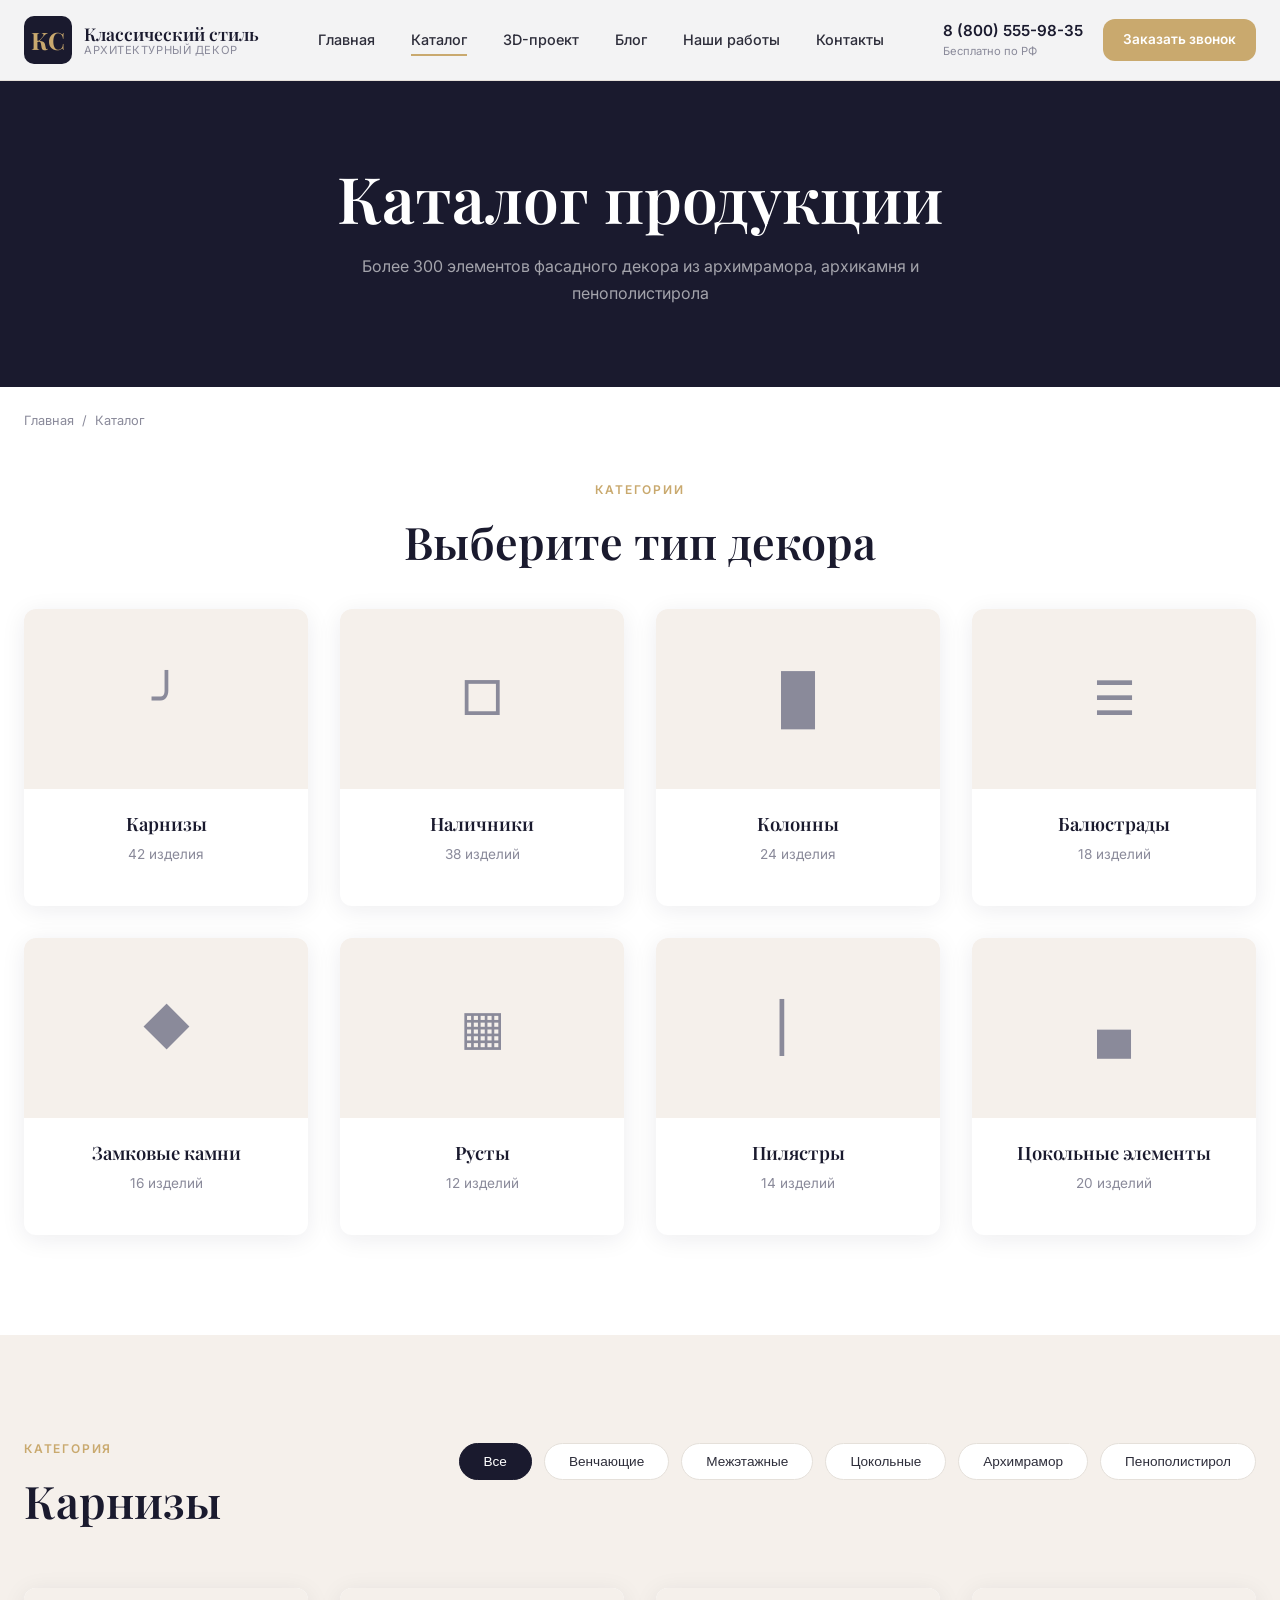
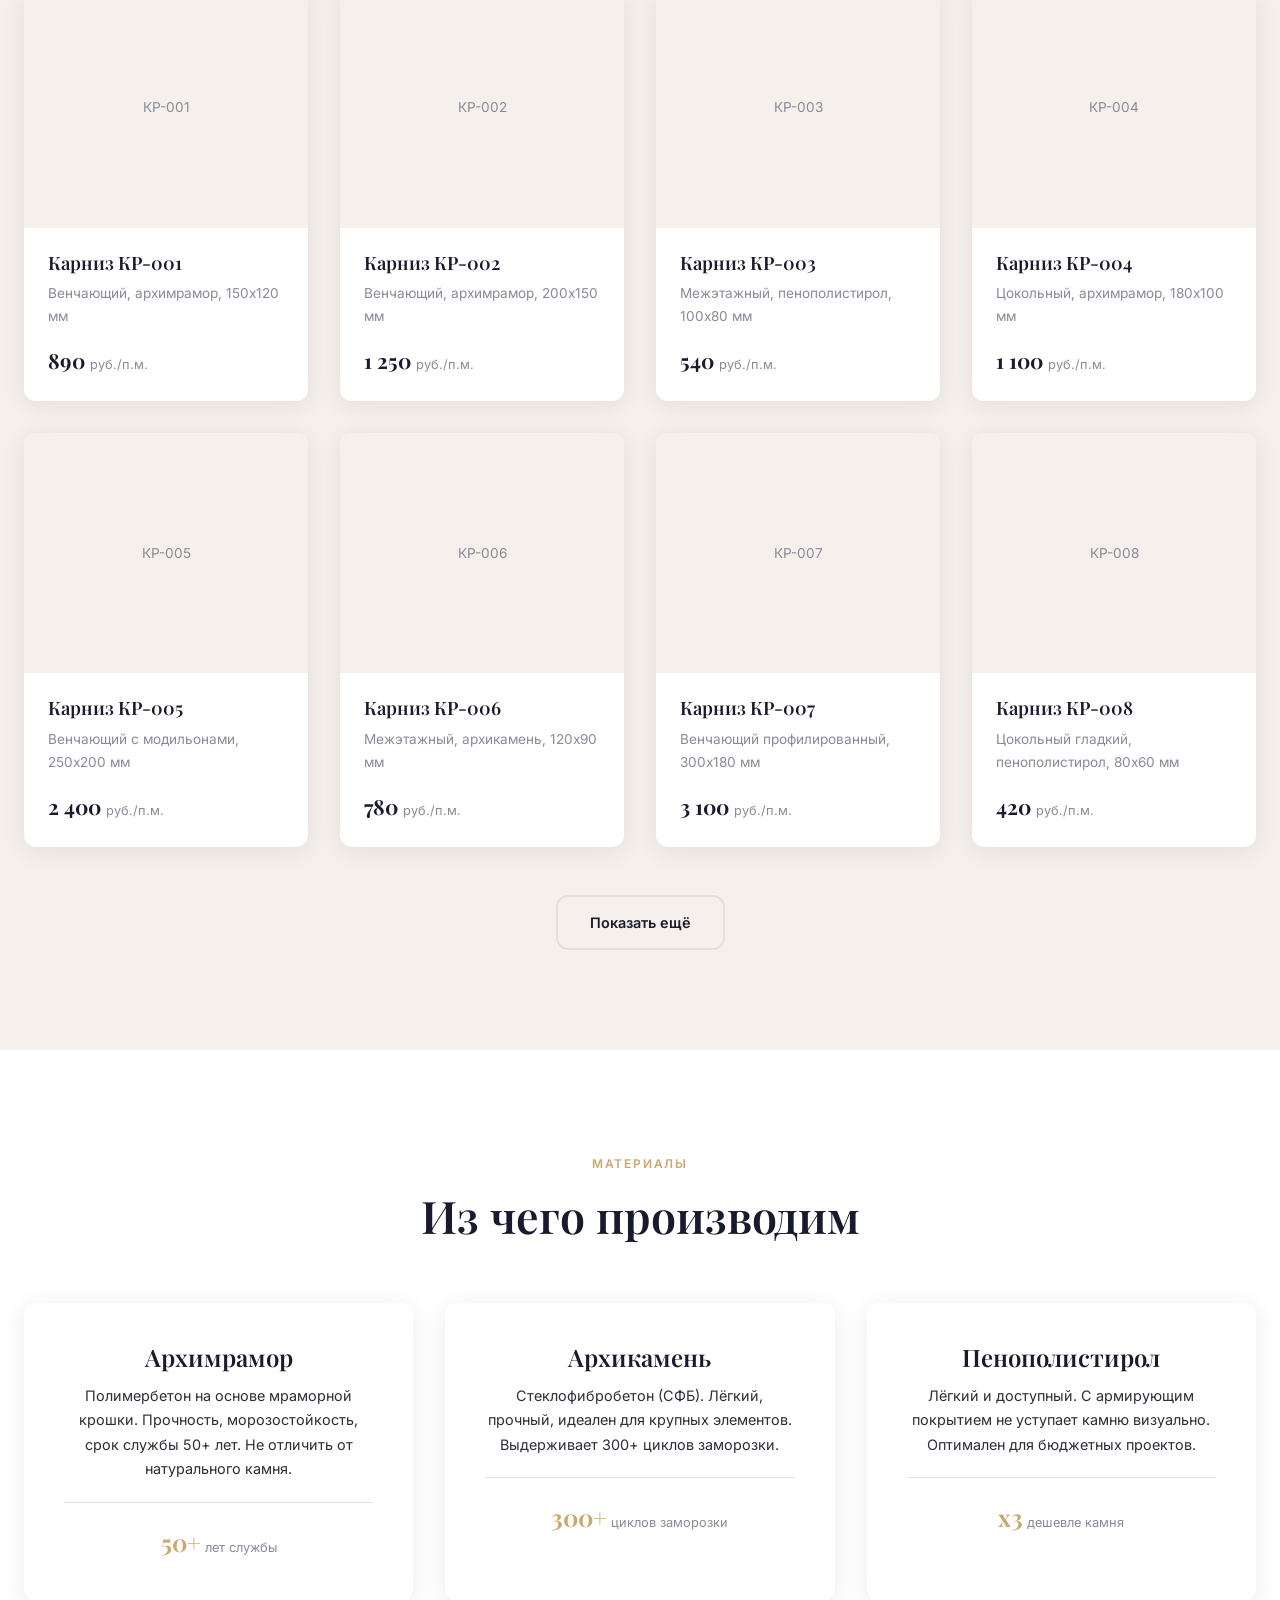
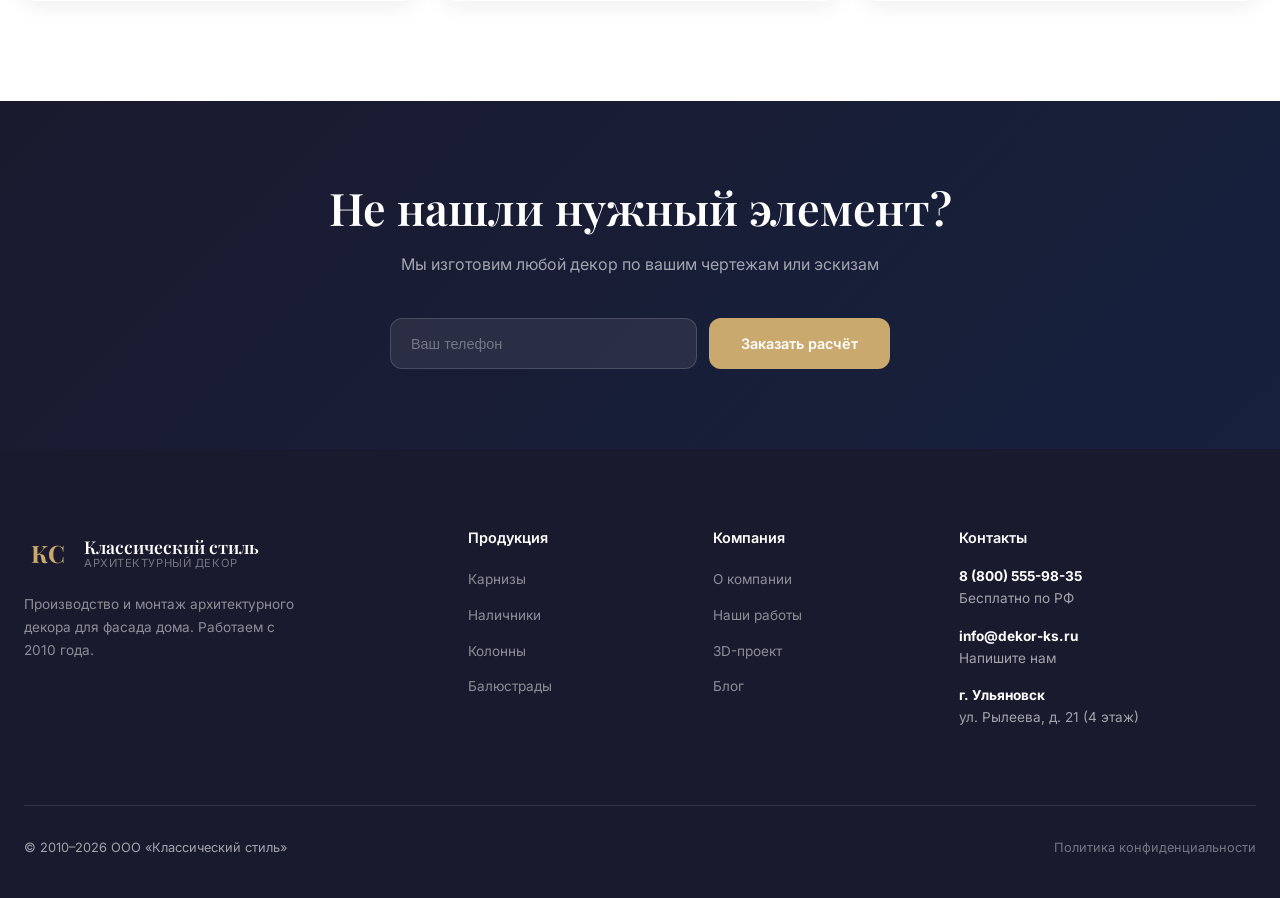
<file: concept-2026/catalog.html>
<!DOCTYPE html>
<html lang="ru">
<head>
    <meta charset="UTF-8">
    <meta name="viewport" content="width=device-width, initial-scale=1.0">
    <title>Каталог продукции — Классический стиль</title>
    <link rel="preconnect" href="https://fonts.googleapis.com">
    <link href="https://fonts.googleapis.com/css2?family=Inter:wght@400;500;600;700&family=Playfair+Display:wght@600;700&display=swap" rel="stylesheet">
    <link rel="stylesheet" href="css/style.css">
</head>
<body>

<!-- HEADER -->
<header class="header">
    <div class="header__inner">
        <a href="index.html" class="header__logo">
            <div class="header__logo-icon">КС</div>
            <div class="header__logo-text">Классический стиль<span>Архитектурный декор</span></div>
        </a>
        <nav class="header__nav">
            <a href="index.html">Главная</a>
            <a href="catalog.html" class="active">Каталог</a>
            <a href="design.html">3D-проект</a>
            <a href="blog.html">Блог</a>
            <a href="#">Наши работы</a>
            <a href="#">Контакты</a>
        </nav>
        <div class="header__actions">
            <div class="header__phone">8 (800) 555-98-35<span>Бесплатно по РФ</span></div>
            <a href="#" class="btn btn--primary btn--sm">Заказать звонок</a>
        </div>
        <button class="mobile-menu-btn" aria-label="Меню"><span></span><span></span><span></span></button>
    </div>
</header>

<!-- PAGE HERO -->
<section class="page-hero">
    <div class="container">
        <h1>Каталог продукции</h1>
        <p>Более 300 элементов фасадного декора из архимрамора, архикамня и пенополистирола</p>
    </div>
</section>

<div class="container">
    <div class="breadcrumbs">
        <a href="index.html">Главная</a><span>/</span>Каталог
    </div>
</div>

<!-- CATEGORIES -->
<section class="section" style="padding-top:20px">
    <div class="container">
        <div class="section-header" style="margin-bottom:40px">
            <div class="section-header__label">Категории</div>
            <h2>Выберите тип декора</h2>
        </div>
        <div class="grid grid--4">
            <a href="#karnizy" class="product-card" style="text-align:center">
                <div class="product-card__image" style="height:180px;font-size:3rem">&#9583;</div>
                <div class="product-card__body">
                    <h3>Карнизы</h3>
                    <p>42 изделия</p>
                </div>
            </a>
            <a href="#nalichniki" class="product-card" style="text-align:center">
                <div class="product-card__image" style="height:180px;font-size:3rem">&#9633;</div>
                <div class="product-card__body">
                    <h3>Наличники</h3>
                    <p>38 изделий</p>
                </div>
            </a>
            <a href="#kolonny" class="product-card" style="text-align:center">
                <div class="product-card__image" style="height:180px;font-size:3rem">&#9608;</div>
                <div class="product-card__body">
                    <h3>Колонны</h3>
                    <p>24 изделия</p>
                </div>
            </a>
            <a href="#balyustrady" class="product-card" style="text-align:center">
                <div class="product-card__image" style="height:180px;font-size:3rem">&#9776;</div>
                <div class="product-card__body">
                    <h3>Балюстрады</h3>
                    <p>18 изделий</p>
                </div>
            </a>
            <a href="#zamki" class="product-card" style="text-align:center">
                <div class="product-card__image" style="height:180px;font-size:3rem">&#9670;</div>
                <div class="product-card__body">
                    <h3>Замковые камни</h3>
                    <p>16 изделий</p>
                </div>
            </a>
            <a href="#rust" class="product-card" style="text-align:center">
                <div class="product-card__image" style="height:180px;font-size:3rem">&#9638;</div>
                <div class="product-card__body">
                    <h3>Русты</h3>
                    <p>12 изделий</p>
                </div>
            </a>
            <a href="#pilastry" class="product-card" style="text-align:center">
                <div class="product-card__image" style="height:180px;font-size:3rem">&#9615;</div>
                <div class="product-card__body">
                    <h3>Пилястры</h3>
                    <p>14 изделий</p>
                </div>
            </a>
            <a href="#tsokol" class="product-card" style="text-align:center">
                <div class="product-card__image" style="height:180px;font-size:3rem">&#9604;</div>
                <div class="product-card__body">
                    <h3>Цокольные элементы</h3>
                    <p>20 изделий</p>
                </div>
            </a>
        </div>
    </div>
</section>

<!-- PRODUCTS LIST -->
<section class="section section--light" id="karnizy">
    <div class="container">
        <div class="section-header" style="text-align:left;max-width:none;display:flex;justify-content:space-between;align-items:center">
            <div>
                <div class="section-header__label">Категория</div>
                <h2>Карнизы</h2>
            </div>
            <div class="catalog-filters">
                <button class="filter-btn active">Все</button>
                <button class="filter-btn">Венчающие</button>
                <button class="filter-btn">Межэтажные</button>
                <button class="filter-btn">Цокольные</button>
                <button class="filter-btn">Архимрамор</button>
                <button class="filter-btn">Пенополистирол</button>
            </div>
        </div>
        <div class="grid grid--4" style="margin-top:20px">
            <a href="#" class="product-card">
                <div class="product-card__image">КР-001</div>
                <div class="product-card__body">
                    <h3>Карниз КР-001</h3>
                    <p>Венчающий, архимрамор, 150x120 мм</p>
                    <div class="product-card__price">890 <span>руб./п.м.</span></div>
                </div>
            </a>
            <a href="#" class="product-card">
                <div class="product-card__image">КР-002</div>
                <div class="product-card__body">
                    <h3>Карниз КР-002</h3>
                    <p>Венчающий, архимрамор, 200x150 мм</p>
                    <div class="product-card__price">1 250 <span>руб./п.м.</span></div>
                </div>
            </a>
            <a href="#" class="product-card">
                <div class="product-card__image">КР-003</div>
                <div class="product-card__body">
                    <h3>Карниз КР-003</h3>
                    <p>Межэтажный, пенополистирол, 100x80 мм</p>
                    <div class="product-card__price">540 <span>руб./п.м.</span></div>
                </div>
            </a>
            <a href="#" class="product-card">
                <div class="product-card__image">КР-004</div>
                <div class="product-card__body">
                    <h3>Карниз КР-004</h3>
                    <p>Цокольный, архимрамор, 180x100 мм</p>
                    <div class="product-card__price">1 100 <span>руб./п.м.</span></div>
                </div>
            </a>
            <a href="#" class="product-card">
                <div class="product-card__image">КР-005</div>
                <div class="product-card__body">
                    <h3>Карниз КР-005</h3>
                    <p>Венчающий с модильонами, 250x200 мм</p>
                    <div class="product-card__price">2 400 <span>руб./п.м.</span></div>
                </div>
            </a>
            <a href="#" class="product-card">
                <div class="product-card__image">КР-006</div>
                <div class="product-card__body">
                    <h3>Карниз КР-006</h3>
                    <p>Межэтажный, архикамень, 120x90 мм</p>
                    <div class="product-card__price">780 <span>руб./п.м.</span></div>
                </div>
            </a>
            <a href="#" class="product-card">
                <div class="product-card__image">КР-007</div>
                <div class="product-card__body">
                    <h3>Карниз КР-007</h3>
                    <p>Венчающий профилированный, 300x180 мм</p>
                    <div class="product-card__price">3 100 <span>руб./п.м.</span></div>
                </div>
            </a>
            <a href="#" class="product-card">
                <div class="product-card__image">КР-008</div>
                <div class="product-card__body">
                    <h3>Карниз КР-008</h3>
                    <p>Цокольный гладкий, пенополистирол, 80x60 мм</p>
                    <div class="product-card__price">420 <span>руб./п.м.</span></div>
                </div>
            </a>
        </div>
        <div style="text-align:center;margin-top:48px">
            <a href="#" class="btn btn--outline">Показать ещё</a>
        </div>
    </div>
</section>

<!-- MATERIALS INFO -->
<section class="section">
    <div class="container">
        <div class="section-header">
            <div class="section-header__label">Материалы</div>
            <h2>Из чего производим</h2>
        </div>
        <div class="grid grid--3">
            <div class="testimonial-card" style="text-align:center">
                <h3 style="margin-bottom:12px">Архимрамор</h3>
                <p style="font-size:0.9rem">Полимербетон на основе мраморной крошки. Прочность, морозостойкость, срок службы 50+ лет. Не отличить от натурального камня.</p>
                <div style="margin-top:20px;padding-top:20px;border-top:1px solid var(--border)">
                    <span style="font-family:'Playfair Display',serif;font-size:1.5rem;font-weight:700;color:var(--accent)">50+</span>
                    <span style="font-size:0.8rem;color:var(--muted)"> лет службы</span>
                </div>
            </div>
            <div class="testimonial-card" style="text-align:center">
                <h3 style="margin-bottom:12px">Архикамень</h3>
                <p style="font-size:0.9rem">Стеклофибробетон (СФБ). Лёгкий, прочный, идеален для крупных элементов. Выдерживает 300+ циклов заморозки.</p>
                <div style="margin-top:20px;padding-top:20px;border-top:1px solid var(--border)">
                    <span style="font-family:'Playfair Display',serif;font-size:1.5rem;font-weight:700;color:var(--accent)">300+</span>
                    <span style="font-size:0.8rem;color:var(--muted)"> циклов заморозки</span>
                </div>
            </div>
            <div class="testimonial-card" style="text-align:center">
                <h3 style="margin-bottom:12px">Пенополистирол</h3>
                <p style="font-size:0.9rem">Лёгкий и доступный. С армирующим покрытием не уступает камню визуально. Оптимален для бюджетных проектов.</p>
                <div style="margin-top:20px;padding-top:20px;border-top:1px solid var(--border)">
                    <span style="font-family:'Playfair Display',serif;font-size:1.5rem;font-weight:700;color:var(--accent)">x3</span>
                    <span style="font-size:0.8rem;color:var(--muted)"> дешевле камня</span>
                </div>
            </div>
        </div>
    </div>
</section>

<!-- CTA -->
<section class="cta">
    <div class="container">
        <h2>Не нашли нужный элемент?</h2>
        <p>Мы изготовим любой декор по вашим чертежам или эскизам</p>
        <div class="cta__form">
            <input type="text" placeholder="Ваш телефон">
            <a href="#" class="btn btn--primary">Заказать расчёт</a>
        </div>
    </div>
</section>

<!-- FOOTER -->
<footer class="footer">
    <div class="container">
        <div class="footer__grid">
            <div class="footer__brand">
                <a href="index.html" class="header__logo" style="margin-bottom:16px">
                    <div class="header__logo-icon">КС</div>
                    <div class="header__logo-text" style="color:#fff">Классический стиль<span style="color:rgba(255,255,255,0.4)">Архитектурный декор</span></div>
                </a>
                <p>Производство и монтаж архитектурного декора для фасада дома. Работаем с 2010 года.</p>
            </div>
            <div>
                <h4>Продукция</h4>
                <ul class="footer__links">
                    <li><a href="#karnizy">Карнизы</a></li>
                    <li><a href="#nalichniki">Наличники</a></li>
                    <li><a href="#kolonny">Колонны</a></li>
                    <li><a href="#balyustrady">Балюстрады</a></li>
                </ul>
            </div>
            <div>
                <h4>Компания</h4>
                <ul class="footer__links">
                    <li><a href="#">О компании</a></li>
                    <li><a href="#">Наши работы</a></li>
                    <li><a href="design.html">3D-проект</a></li>
                    <li><a href="blog.html">Блог</a></li>
                </ul>
            </div>
            <div>
                <h4>Контакты</h4>
                <div class="footer__contact-item"><div><strong>8 (800) 555-98-35</strong>Бесплатно по РФ</div></div>
                <div class="footer__contact-item"><div><strong>info@dekor-ks.ru</strong>Напишите нам</div></div>
                <div class="footer__contact-item"><div><strong>г. Ульяновск</strong>ул. Рылеева, д. 21 (4 этаж)</div></div>
            </div>
        </div>
        <div class="footer__bottom">
            <span>&copy; 2010&ndash;2026 ООО &laquo;Классический стиль&raquo;</span>
            <a href="#">Политика конфиденциальности</a>
        </div>
    </div>
</footer>

</body>
</html>
</file>
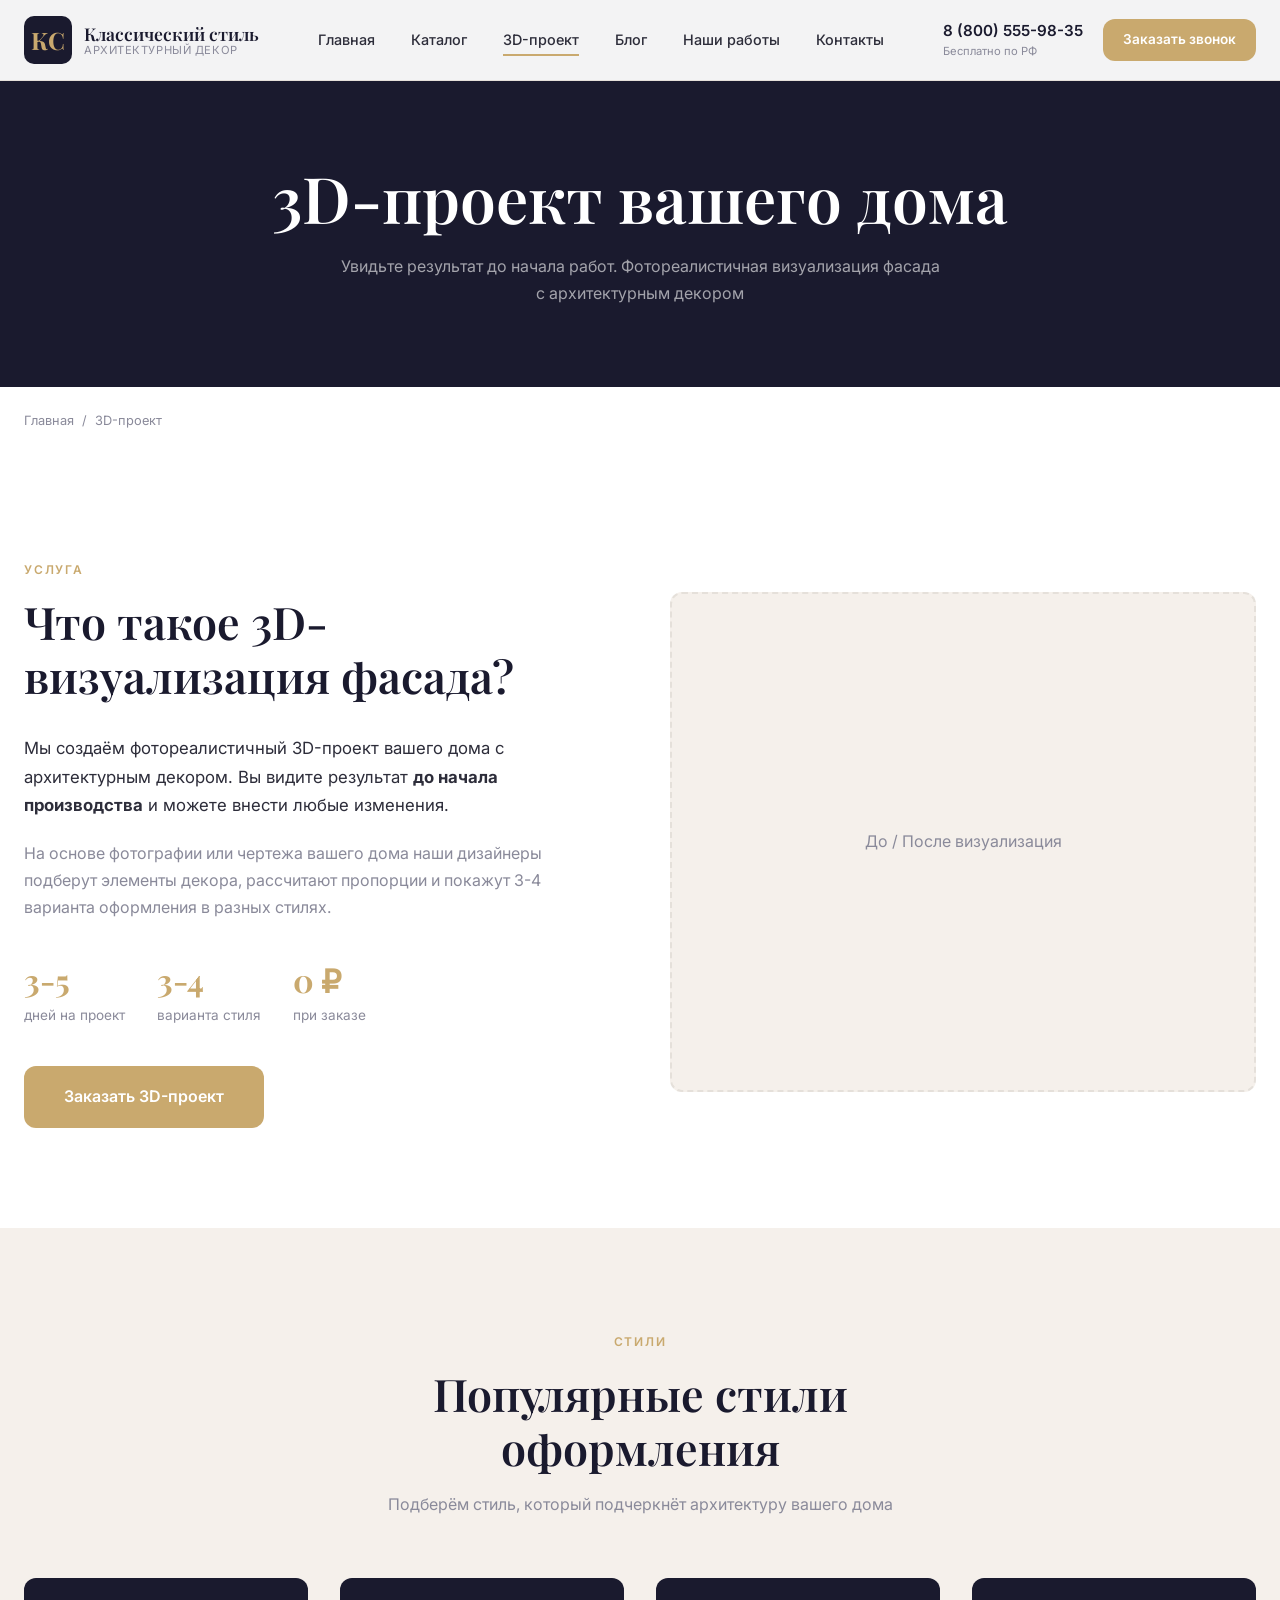
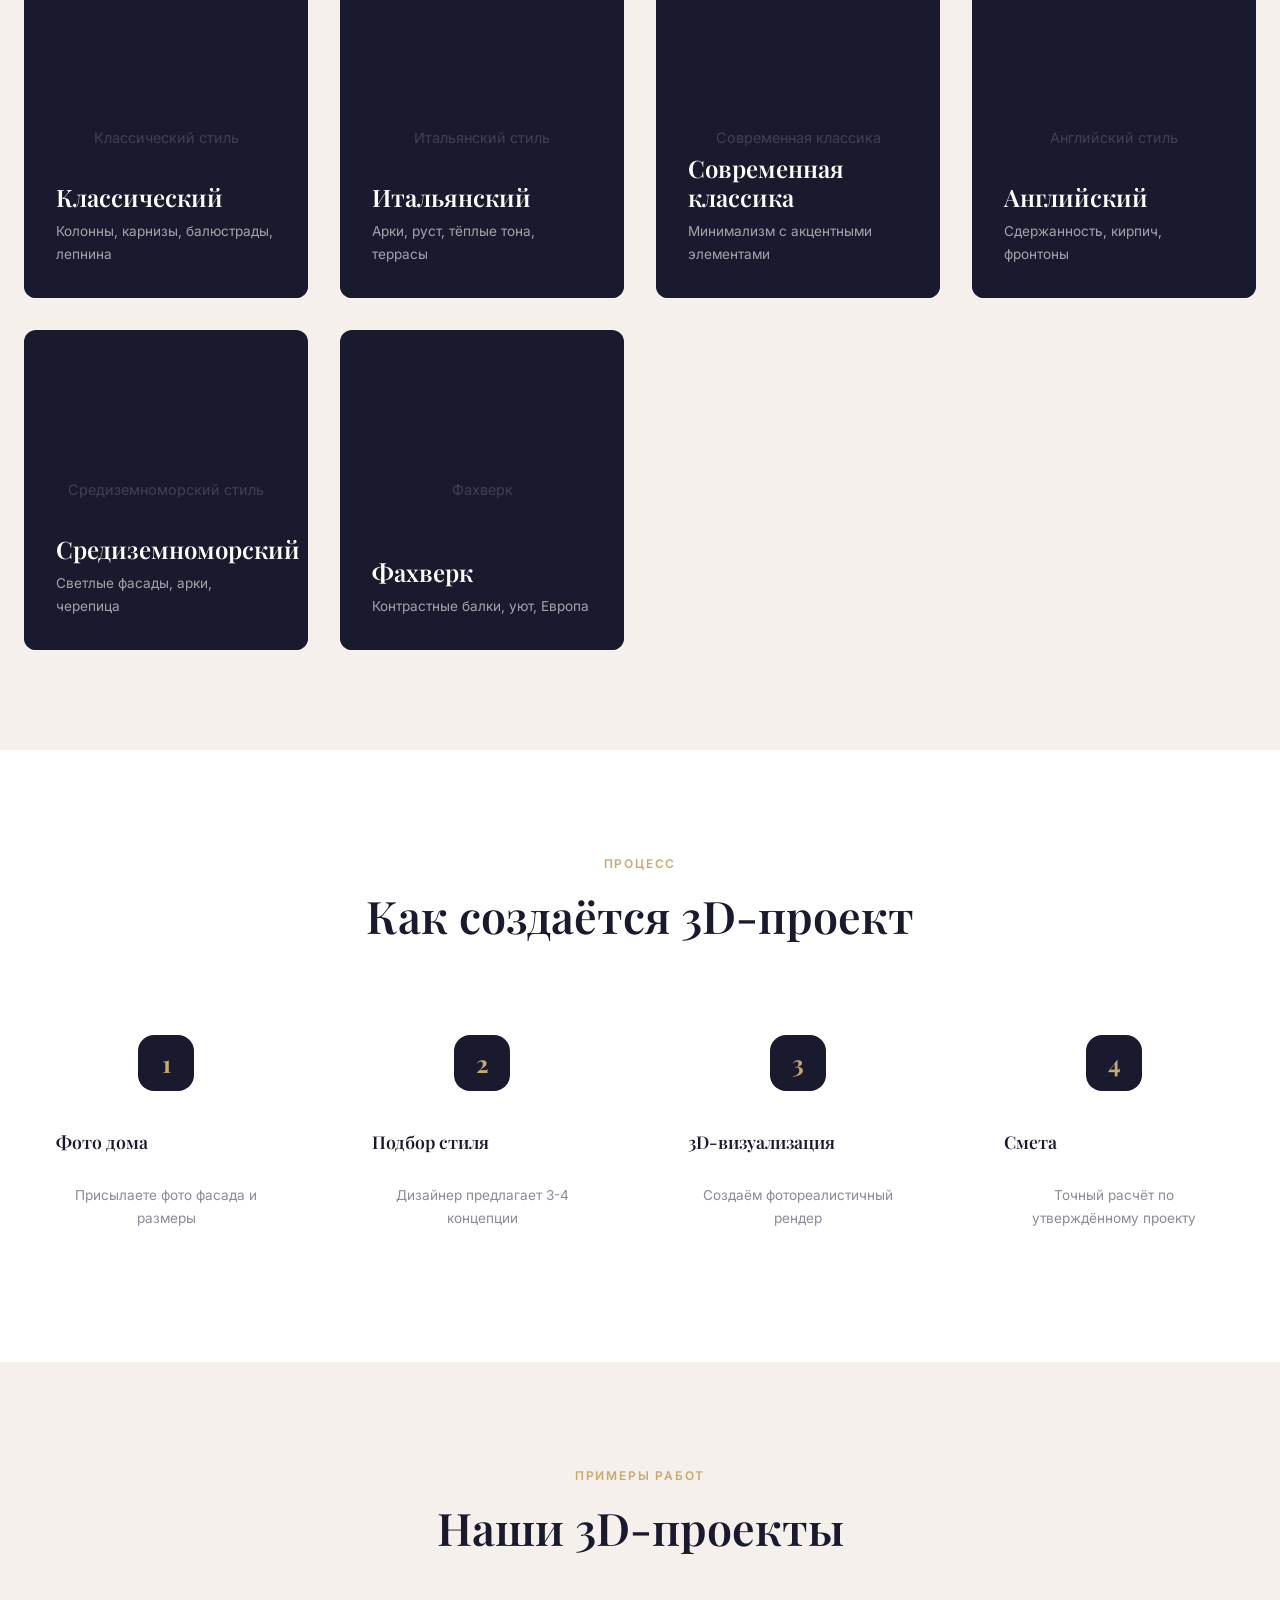
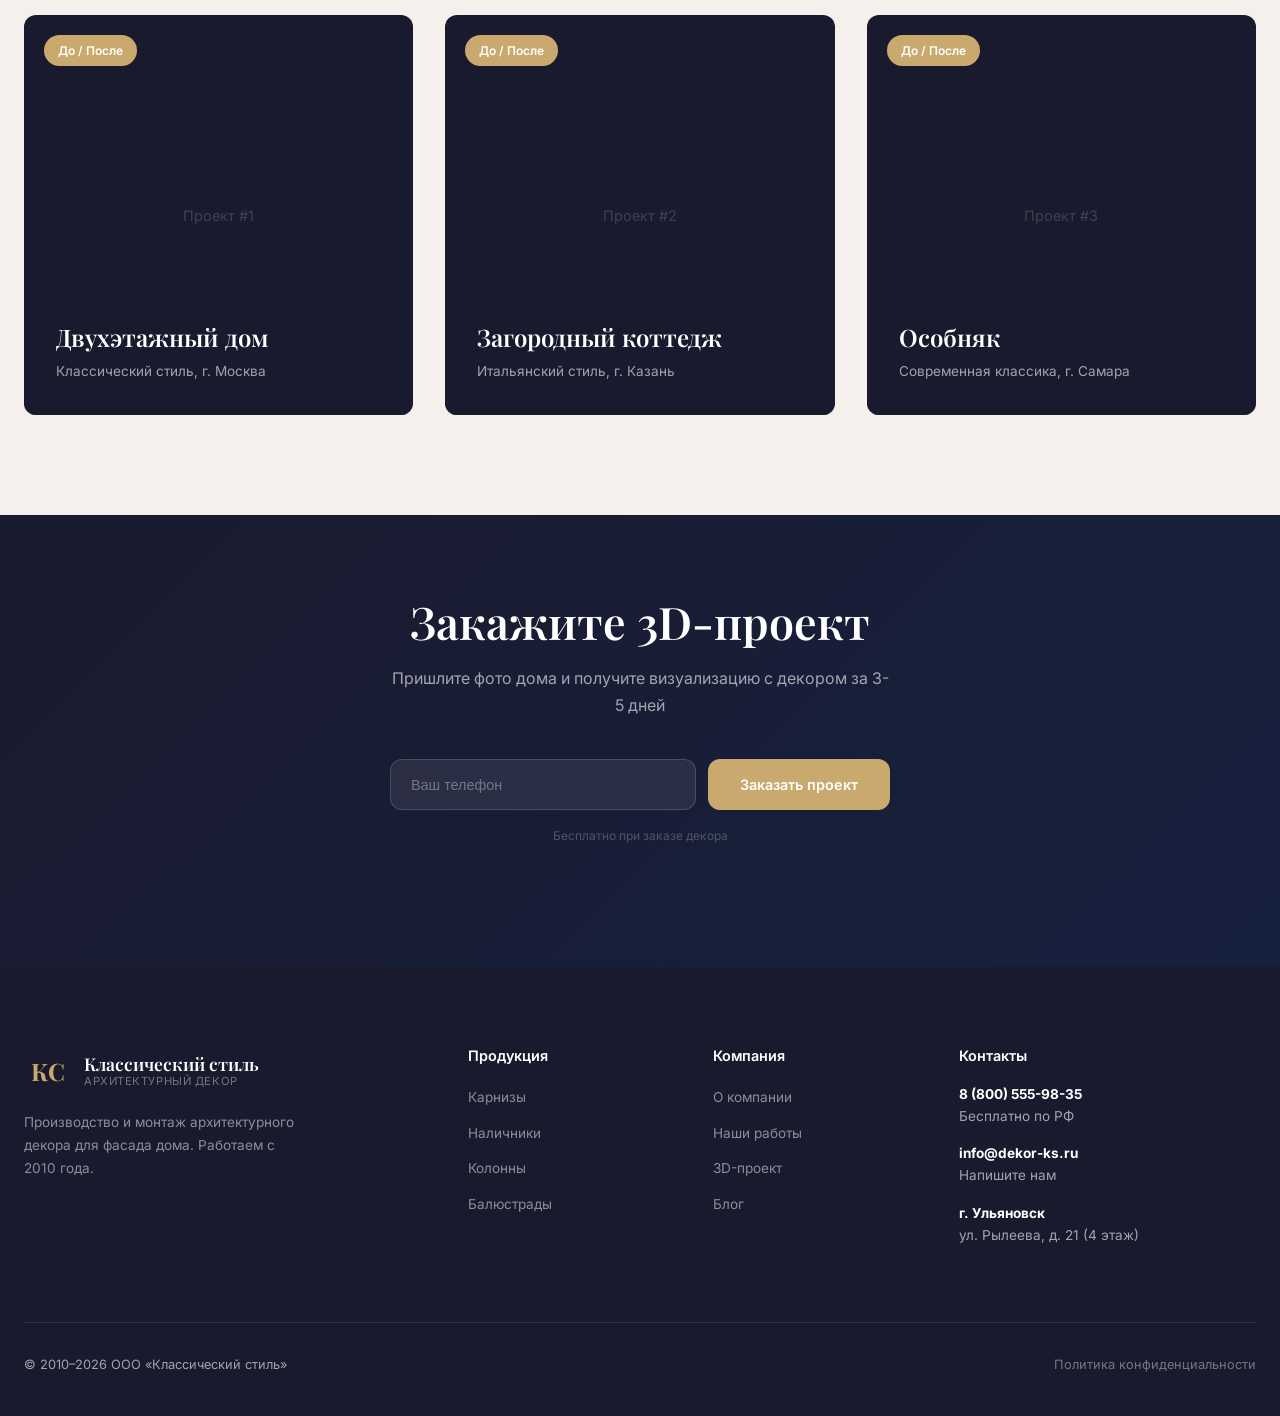
<file: concept-2026/design.html>
<!DOCTYPE html>
<html lang="ru">
<head>
    <meta charset="UTF-8">
    <meta name="viewport" content="width=device-width, initial-scale=1.0">
    <title>3D-проект фасада — Классический стиль</title>
    <link rel="preconnect" href="https://fonts.googleapis.com">
    <link href="https://fonts.googleapis.com/css2?family=Inter:wght@400;500;600;700&family=Playfair+Display:wght@600;700&display=swap" rel="stylesheet">
    <link rel="stylesheet" href="css/style.css">
</head>
<body>

<!-- HEADER -->
<header class="header">
    <div class="header__inner">
        <a href="index.html" class="header__logo">
            <div class="header__logo-icon">КС</div>
            <div class="header__logo-text">Классический стиль<span>Архитектурный декор</span></div>
        </a>
        <nav class="header__nav">
            <a href="index.html">Главная</a>
            <a href="catalog.html">Каталог</a>
            <a href="design.html" class="active">3D-проект</a>
            <a href="blog.html">Блог</a>
            <a href="#">Наши работы</a>
            <a href="#">Контакты</a>
        </nav>
        <div class="header__actions">
            <div class="header__phone">8 (800) 555-98-35<span>Бесплатно по РФ</span></div>
            <a href="#" class="btn btn--primary btn--sm">Заказать звонок</a>
        </div>
        <button class="mobile-menu-btn" aria-label="Меню"><span></span><span></span><span></span></button>
    </div>
</header>

<!-- PAGE HERO -->
<section class="page-hero">
    <div class="container">
        <h1>3D-проект вашего дома</h1>
        <p>Увидьте результат до начала работ. Фотореалистичная визуализация фасада с архитектурным декором</p>
    </div>
</section>

<div class="container">
    <div class="breadcrumbs">
        <a href="index.html">Главная</a><span>/</span>3D-проект
    </div>
</div>

<!-- WHAT IS 3D -->
<section class="section">
    <div class="container">
        <div class="design-showcase">
            <div>
                <div class="section-header" style="text-align:left;margin:0 0 32px">
                    <div class="section-header__label">Услуга</div>
                    <h2>Что такое 3D-визуализация фасада?</h2>
                </div>
                <p style="margin-bottom:20px;font-size:1.05rem">Мы создаём фотореалистичный 3D-проект вашего дома с архитектурным декором. Вы видите результат <strong>до начала производства</strong> и можете внести любые изменения.</p>
                <p style="margin-bottom:32px;color:var(--muted)">На основе фотографии или чертежа вашего дома наши дизайнеры подберут элементы декора, рассчитают пропорции и покажут 3-4 варианта оформления в разных стилях.</p>
                <div style="display:flex;gap:32px;margin-bottom:40px">
                    <div>
                        <div style="font-family:'Playfair Display',serif;font-size:2rem;font-weight:700;color:var(--accent)">3-5</div>
                        <div style="font-size:0.85rem;color:var(--muted)">дней на проект</div>
                    </div>
                    <div>
                        <div style="font-family:'Playfair Display',serif;font-size:2rem;font-weight:700;color:var(--accent)">3-4</div>
                        <div style="font-size:0.85rem;color:var(--muted)">варианта стиля</div>
                    </div>
                    <div>
                        <div style="font-family:'Playfair Display',serif;font-size:2rem;font-weight:700;color:var(--accent)">0 &#8381;</div>
                        <div style="font-size:0.85rem;color:var(--muted)">при заказе</div>
                    </div>
                </div>
                <a href="#order-design" class="btn btn--primary btn--lg">Заказать 3D-проект</a>
            </div>
            <div class="design-showcase__visual">
                До / После визуализация
            </div>
        </div>
    </div>
</section>

<!-- STYLES -->
<section class="section section--light">
    <div class="container">
        <div class="section-header">
            <div class="section-header__label">Стили</div>
            <h2>Популярные стили оформления</h2>
            <p>Подберём стиль, который подчеркнёт архитектуру вашего дома</p>
        </div>
        <div class="grid grid--3">
            <a href="#" class="project-card" style="height:320px">
                <div class="project-card__image">Классический стиль</div>
                <div class="project-card__overlay">
                    <h3>Классический</h3>
                    <p>Колонны, карнизы, балюстрады, лепнина</p>
                </div>
            </a>
            <a href="#" class="project-card" style="height:320px">
                <div class="project-card__image">Итальянский стиль</div>
                <div class="project-card__overlay">
                    <h3>Итальянский</h3>
                    <p>Арки, руст, тёплые тона, террасы</p>
                </div>
            </a>
            <a href="#" class="project-card" style="height:320px">
                <div class="project-card__image">Современная классика</div>
                <div class="project-card__overlay">
                    <h3>Современная классика</h3>
                    <p>Минимализм с акцентными элементами</p>
                </div>
            </a>
            <a href="#" class="project-card" style="height:320px">
                <div class="project-card__image">Английский стиль</div>
                <div class="project-card__overlay">
                    <h3>Английский</h3>
                    <p>Сдержанность, кирпич, фронтоны</p>
                </div>
            </a>
            <a href="#" class="project-card" style="height:320px">
                <div class="project-card__image">Средиземноморский стиль</div>
                <div class="project-card__overlay">
                    <h3>Средиземноморский</h3>
                    <p>Светлые фасады, арки, черепица</p>
                </div>
            </a>
            <a href="#" class="project-card" style="height:320px">
                <div class="project-card__image">Фахверк</div>
                <div class="project-card__overlay">
                    <h3>Фахверк</h3>
                    <p>Контрастные балки, уют, Европа</p>
                </div>
            </a>
        </div>
    </div>
</section>

<!-- HOW IT WORKS -->
<section class="section">
    <div class="container">
        <div class="section-header">
            <div class="section-header__label">Процесс</div>
            <h2>Как создаётся 3D-проект</h2>
        </div>
        <div class="grid grid--4">
            <div class="process-step" style="flex-direction:column;text-align:center">
                <div class="process-step__number" style="margin:0 auto 16px">1</div>
                <h4>Фото дома</h4>
                <p>Присылаете фото фасада и размеры</p>
            </div>
            <div class="process-step" style="flex-direction:column;text-align:center">
                <div class="process-step__number" style="margin:0 auto 16px">2</div>
                <h4>Подбор стиля</h4>
                <p>Дизайнер предлагает 3-4 концепции</p>
            </div>
            <div class="process-step" style="flex-direction:column;text-align:center">
                <div class="process-step__number" style="margin:0 auto 16px">3</div>
                <h4>3D-визуализация</h4>
                <p>Создаём фотореалистичный рендер</p>
            </div>
            <div class="process-step" style="flex-direction:column;text-align:center">
                <div class="process-step__number" style="margin:0 auto 16px">4</div>
                <h4>Смета</h4>
                <p>Точный расчёт по утверждённому проекту</p>
            </div>
        </div>
    </div>
</section>

<!-- GALLERY -->
<section class="section section--light">
    <div class="container">
        <div class="section-header">
            <div class="section-header__label">Примеры работ</div>
            <h2>Наши 3D-проекты</h2>
        </div>
        <div class="grid grid--3">
            <a href="#" class="project-card">
                <div class="project-card__image">Проект #1</div>
                <div class="project-card__tag">До / После</div>
                <div class="project-card__overlay">
                    <h3>Двухэтажный дом</h3>
                    <p>Классический стиль, г. Москва</p>
                </div>
            </a>
            <a href="#" class="project-card">
                <div class="project-card__image">Проект #2</div>
                <div class="project-card__tag">До / После</div>
                <div class="project-card__overlay">
                    <h3>Загородный коттедж</h3>
                    <p>Итальянский стиль, г. Казань</p>
                </div>
            </a>
            <a href="#" class="project-card">
                <div class="project-card__image">Проект #3</div>
                <div class="project-card__tag">До / После</div>
                <div class="project-card__overlay">
                    <h3>Особняк</h3>
                    <p>Современная классика, г. Самара</p>
                </div>
            </a>
        </div>
    </div>
</section>

<!-- CTA -->
<section class="cta" id="order-design">
    <div class="container">
        <h2>Закажите 3D-проект</h2>
        <p>Пришлите фото дома и получите визуализацию с декором за 3-5 дней</p>
        <div class="cta__form">
            <input type="text" placeholder="Ваш телефон">
            <a href="#" class="btn btn--primary">Заказать проект</a>
        </div>
        <p style="font-size:0.75rem;margin-top:16px;opacity:0.4">Бесплатно при заказе декора</p>
    </div>
</section>

<!-- FOOTER -->
<footer class="footer">
    <div class="container">
        <div class="footer__grid">
            <div class="footer__brand">
                <a href="index.html" class="header__logo" style="margin-bottom:16px">
                    <div class="header__logo-icon">КС</div>
                    <div class="header__logo-text" style="color:#fff">Классический стиль<span style="color:rgba(255,255,255,0.4)">Архитектурный декор</span></div>
                </a>
                <p>Производство и монтаж архитектурного декора для фасада дома. Работаем с 2010 года.</p>
            </div>
            <div>
                <h4>Продукция</h4>
                <ul class="footer__links">
                    <li><a href="catalog.html">Карнизы</a></li>
                    <li><a href="catalog.html">Наличники</a></li>
                    <li><a href="catalog.html">Колонны</a></li>
                    <li><a href="catalog.html">Балюстрады</a></li>
                </ul>
            </div>
            <div>
                <h4>Компания</h4>
                <ul class="footer__links">
                    <li><a href="#">О компании</a></li>
                    <li><a href="#">Наши работы</a></li>
                    <li><a href="design.html">3D-проект</a></li>
                    <li><a href="blog.html">Блог</a></li>
                </ul>
            </div>
            <div>
                <h4>Контакты</h4>
                <div class="footer__contact-item"><div><strong>8 (800) 555-98-35</strong>Бесплатно по РФ</div></div>
                <div class="footer__contact-item"><div><strong>info@dekor-ks.ru</strong>Напишите нам</div></div>
                <div class="footer__contact-item"><div><strong>г. Ульяновск</strong>ул. Рылеева, д. 21 (4 этаж)</div></div>
            </div>
        </div>
        <div class="footer__bottom">
            <span>&copy; 2010&ndash;2026 ООО &laquo;Классический стиль&raquo;</span>
            <a href="#">Политика конфиденциальности</a>
        </div>
    </div>
</footer>

</body>
</html>
</file>
<file: concept-2026-v2/css/style.css>
/* ============================================
   DEKOR-KS.RU v2 — Design System
   Architectural Decor Portal
   ============================================ */

/* ---------- Google Fonts ---------- */
@import url('https://fonts.googleapis.com/css2?family=Cormorant+Garamond:ital,wght@0,400;0,500;0,600;0,700;1,400;1,500&family=Inter:wght@300;400;500;600;700&display=swap');

/* ---------- CSS Variables ---------- */
:root {
  --primary:   #0f1923;
  --accent:    #c9a96e;
  --accent-dark: #a88a4e;
  --surface:   #f7f5f2;
  --surface-2: #edeae5;
  --text:      #1a1a2a;
  --text-inv:  #ffffff;
  --muted:     #6b7280;
  --border:    #e0dcd6;
  --success:   #22c55e;
  --danger:    #ef4444;
  --white:     #ffffff;
  --black:     #000000;

  --font-heading: 'Cormorant Garamond', Georgia, serif;
  --font-body:    'Inter', -apple-system, BlinkMacSystemFont, sans-serif;

  --header-h: 72px;
  --radius-sm: 4px;
  --radius:    8px;
  --radius-lg: 16px;
  --radius-xl: 24px;

  --shadow-sm:  0 1px 3px rgba(0,0,0,.06);
  --shadow:     0 4px 12px rgba(0,0,0,.08);
  --shadow-lg:  0 12px 32px rgba(0,0,0,.12);
  --shadow-xl:  0 24px 48px rgba(0,0,0,.16);

  --transition: .3s cubic-bezier(.4,0,.2,1);
  --transition-fast: .15s ease;

  --container: 1280px;
  --gap: 24px;
}

/* ---------- Reset & Base ---------- */
*, *::before, *::after { box-sizing: border-box; margin: 0; padding: 0; }

html {
  font-size: 16px;
  scroll-behavior: smooth;
  -webkit-font-smoothing: antialiased;
  -moz-osx-font-smoothing: grayscale;
}

body {
  font-family: var(--font-body);
  color: var(--text);
  background: var(--white);
  line-height: 1.6;
  overflow-x: hidden;
}

img { max-width: 100%; height: auto; display: block; }
a { color: inherit; text-decoration: none; transition: color var(--transition-fast); }
ul, ol { list-style: none; }
button, input, select, textarea { font: inherit; border: none; outline: none; background: none; }
button { cursor: pointer; }

/* ---------- Typography ---------- */
h1, h2, h3, h4, h5, h6 {
  font-family: var(--font-heading);
  font-weight: 600;
  line-height: 1.2;
  color: var(--primary);
}

h1 { font-size: clamp(2rem, 5vw, 3.5rem); }
h2 { font-size: clamp(1.75rem, 4vw, 2.75rem); }
h3 { font-size: clamp(1.25rem, 3vw, 1.75rem); }
h4 { font-size: 1.25rem; }
h5 { font-size: 1.1rem; }
h6 { font-size: 1rem; }

p { margin-bottom: 1rem; }
p:last-child { margin-bottom: 0; }

.text-accent { color: var(--accent); }
.text-muted  { color: var(--muted); }
.text-center { text-align: center; }

/* ---------- Container ---------- */
.container {
  width: 100%;
  max-width: var(--container);
  margin: 0 auto;
  padding: 0 var(--gap);
}

.container--narrow { max-width: 960px; }
.container--wide   { max-width: 1440px; }

/* ---------- Section ---------- */
.section {
  padding: 80px 0;
}

.section--surface {
  background: var(--surface);
}

.section--dark {
  background: var(--primary);
  color: var(--text-inv);
}

.section--dark h2,
.section--dark h3,
.section--dark h4 {
  color: var(--text-inv);
}

.section__header {
  text-align: center;
  margin-bottom: 48px;
}

.section__header p {
  color: var(--muted);
  font-size: 1.1rem;
  max-width: 640px;
  margin: 12px auto 0;
}

.section__label {
  display: inline-block;
  font-size: .8rem;
  font-weight: 600;
  letter-spacing: .12em;
  text-transform: uppercase;
  color: var(--accent);
  margin-bottom: 8px;
}

/* ---------- Buttons ---------- */
.btn {
  display: inline-flex;
  align-items: center;
  justify-content: center;
  gap: 8px;
  padding: 12px 28px;
  font-size: .95rem;
  font-weight: 500;
  border-radius: var(--radius);
  transition: all var(--transition);
  white-space: nowrap;
  line-height: 1.4;
}

.btn--primary {
  background: var(--accent);
  color: var(--white);
}
.btn--primary:hover {
  background: var(--accent-dark);
  transform: translateY(-1px);
  box-shadow: var(--shadow);
}

.btn--outline {
  border: 1.5px solid var(--accent);
  color: var(--accent);
}
.btn--outline:hover {
  background: var(--accent);
  color: var(--white);
}

.btn--dark {
  background: var(--primary);
  color: var(--white);
}
.btn--dark:hover {
  background: #1a2a38;
  transform: translateY(-1px);
}

.btn--ghost {
  color: var(--text);
  padding: 8px 16px;
}
.btn--ghost:hover {
  background: var(--surface);
}

.btn--sm { padding: 8px 18px; font-size: .85rem; }
.btn--lg { padding: 16px 36px; font-size: 1.05rem; }
.btn--block { width: 100%; }
.btn--icon {
  width: 44px; height: 44px;
  padding: 0; border-radius: 50%;
}

/* ---------- Badges ---------- */
.badge {
  display: inline-flex;
  align-items: center;
  padding: 4px 10px;
  font-size: .75rem;
  font-weight: 600;
  border-radius: 100px;
  letter-spacing: .02em;
}

.badge--accent  { background: var(--accent); color: var(--white); }
.badge--surface { background: var(--surface); color: var(--text); }
.badge--outline { border: 1px solid var(--border); color: var(--muted); }
.badge--success { background: #dcfce7; color: #166534; }
.badge--new     { background: #fee2e2; color: #991b1b; }

/* ---------- Tags ---------- */
.tag {
  display: inline-flex;
  align-items: center;
  padding: 6px 14px;
  font-size: .82rem;
  font-weight: 500;
  border-radius: 100px;
  border: 1px solid var(--border);
  color: var(--muted);
  transition: all var(--transition-fast);
}

.tag:hover {
  border-color: var(--accent);
  color: var(--accent);
  background: rgba(201,169,110,.06);
}

.tag--active {
  background: var(--accent);
  color: var(--white);
  border-color: var(--accent);
}

/* ---------- Breadcrumbs ---------- */
.breadcrumbs {
  display: flex;
  align-items: center;
  flex-wrap: wrap;
  gap: 4px;
  padding: 16px 0;
  font-size: .85rem;
  color: var(--muted);
}

.breadcrumbs a:hover { color: var(--accent); }

.breadcrumbs__sep {
  margin: 0 4px;
  opacity: .5;
}

.breadcrumbs__current {
  color: var(--text);
  font-weight: 500;
}

/* ==========================================
   HEADER
   ========================================== */
.header {
  position: fixed;
  top: 0; left: 0; right: 0;
  height: var(--header-h);
  z-index: 1000;
  background: rgba(255,255,255,.85);
  backdrop-filter: blur(16px);
  -webkit-backdrop-filter: blur(16px);
  border-bottom: 1px solid rgba(0,0,0,.06);
  transition: all var(--transition);
}

.header--scrolled {
  box-shadow: var(--shadow-sm);
}

.header__inner {
  display: flex;
  align-items: center;
  justify-content: space-between;
  height: 100%;
}

/* Logo */
.logo {
  display: flex;
  align-items: center;
  gap: 12px;
  font-family: var(--font-heading);
  font-size: 1.5rem;
  font-weight: 700;
  color: var(--primary);
  letter-spacing: -.02em;
}

.logo__icon {
  width: 40px;
  height: 40px;
  background: var(--accent);
  border-radius: var(--radius-sm);
  display: flex;
  align-items: center;
  justify-content: center;
  color: var(--white);
  font-size: 1.1rem;
  font-weight: 700;
}

.logo__sub {
  display: block;
  font-family: var(--font-body);
  font-size: .65rem;
  font-weight: 400;
  color: var(--muted);
  letter-spacing: .06em;
  text-transform: uppercase;
  margin-top: -2px;
}

/* Navigation */
.nav { display: flex; align-items: center; gap: 0; }

.nav__item {
  position: relative;
}

.nav__link {
  display: flex;
  align-items: center;
  gap: 4px;
  padding: 8px 16px;
  font-size: .9rem;
  font-weight: 500;
  color: var(--text);
  border-radius: var(--radius);
  transition: all var(--transition-fast);
}

.nav__link:hover {
  color: var(--accent);
  background: rgba(201,169,110,.06);
}

.nav__link--active {
  color: var(--accent);
}

.nav__arrow {
  font-size: .6rem;
  transition: transform var(--transition-fast);
}

/* Dropdown */
.dropdown {
  position: absolute;
  top: calc(100% + 8px);
  left: 50%;
  transform: translateX(-50%) translateY(8px);
  min-width: 240px;
  background: var(--white);
  border-radius: var(--radius-lg);
  box-shadow: var(--shadow-xl);
  border: 1px solid var(--border);
  padding: 12px;
  opacity: 0;
  visibility: hidden;
  pointer-events: none;
  transition: all var(--transition);
}

.nav__item:hover .dropdown {
  opacity: 1;
  visibility: visible;
  pointer-events: auto;
  transform: translateX(-50%) translateY(0);
}

.dropdown--mega {
  min-width: 560px;
  display: grid;
  grid-template-columns: 1fr 1fr;
  gap: 8px;
}

.dropdown__item {
  display: flex;
  align-items: flex-start;
  gap: 12px;
  padding: 12px;
  border-radius: var(--radius);
  transition: background var(--transition-fast);
}

.dropdown__item:hover {
  background: var(--surface);
}

.dropdown__icon {
  width: 40px;
  height: 40px;
  background: var(--surface);
  border-radius: var(--radius);
  display: flex;
  align-items: center;
  justify-content: center;
  font-size: 1.1rem;
  flex-shrink: 0;
}

.dropdown__text strong {
  display: block;
  font-size: .9rem;
  font-weight: 600;
  margin-bottom: 2px;
}

.dropdown__text span {
  font-size: .8rem;
  color: var(--muted);
  line-height: 1.3;
}

/* Header actions */
.header__actions {
  display: flex;
  align-items: center;
  gap: 8px;
}

.header__phone {
  font-weight: 600;
  font-size: .9rem;
  margin-right: 8px;
  color: var(--primary);
}

.header__phone:hover { color: var(--accent); }

.header__cart {
  position: relative;
  width: 44px;
  height: 44px;
  display: flex;
  align-items: center;
  justify-content: center;
  border-radius: 50%;
  font-size: 1.2rem;
  transition: background var(--transition-fast);
}

.header__cart:hover { background: var(--surface); }

.header__cart-count {
  position: absolute;
  top: 4px; right: 4px;
  width: 18px; height: 18px;
  background: var(--accent);
  color: var(--white);
  font-size: .65rem;
  font-weight: 700;
  border-radius: 50%;
  display: flex;
  align-items: center;
  justify-content: center;
}

/* Mobile menu toggle */
.burger {
  display: none;
  flex-direction: column;
  gap: 5px;
  width: 28px;
  padding: 4px 0;
}

.burger span {
  display: block;
  height: 2px;
  background: var(--primary);
  border-radius: 2px;
  transition: all var(--transition-fast);
}

/* ==========================================
   HERO
   ========================================== */
.hero {
  position: relative;
  min-height: 640px;
  display: flex;
  align-items: center;
  padding: 120px 0 80px;
  background: linear-gradient(135deg, var(--primary) 0%, #1a2d3d 50%, #243b4d 100%);
  overflow: hidden;
}

.hero::before {
  content: '';
  position: absolute;
  inset: 0;
  background: url('data:image/svg+xml,<svg xmlns="http://www.w3.org/2000/svg" viewBox="0 0 100 100"><defs><pattern id="g" patternUnits="userSpaceOnUse" width="20" height="20"><circle cx="10" cy="10" r=".5" fill="rgba(201,169,110,.15)"/></pattern></defs><rect fill="url(%23g)" width="100" height="100"/></svg>');
  opacity: .4;
}

.hero__inner {
  position: relative;
  z-index: 1;
  display: grid;
  grid-template-columns: 1fr 1fr;
  gap: 60px;
  align-items: center;
}

.hero__content { color: var(--text-inv); }

.hero__label {
  display: inline-flex;
  align-items: center;
  gap: 8px;
  padding: 6px 16px;
  background: rgba(201,169,110,.15);
  border: 1px solid rgba(201,169,110,.3);
  border-radius: 100px;
  font-size: .82rem;
  font-weight: 500;
  color: var(--accent);
  margin-bottom: 24px;
}

.hero h1 {
  color: var(--text-inv);
  margin-bottom: 20px;
  letter-spacing: -.02em;
}

.hero__desc {
  font-size: 1.1rem;
  line-height: 1.7;
  opacity: .8;
  margin-bottom: 32px;
  max-width: 520px;
}

.hero__buttons {
  display: flex;
  gap: 12px;
  flex-wrap: wrap;
  margin-bottom: 48px;
}

.hero__stats {
  display: grid;
  grid-template-columns: repeat(4, 1fr);
  gap: 24px;
}

.hero__stat-num {
  font-family: var(--font-heading);
  font-size: 2rem;
  font-weight: 700;
  color: var(--accent);
  display: block;
  line-height: 1;
}

.hero__stat-text {
  font-size: .82rem;
  opacity: .6;
  margin-top: 4px;
}

/* Hero visual */
.hero__visual {
  position: relative;
  display: flex;
  align-items: center;
  justify-content: center;
}

.hero__image-placeholder {
  width: 100%;
  aspect-ratio: 4/3;
  background: rgba(255,255,255,.05);
  border: 1px solid rgba(255,255,255,.1);
  border-radius: var(--radius-xl);
  display: flex;
  align-items: center;
  justify-content: center;
  font-size: 1rem;
  color: rgba(255,255,255,.3);
}

/* Page hero (inner pages) */
.page-hero {
  padding: 120px 0 48px;
  background: linear-gradient(135deg, var(--primary) 0%, #1a2d3d 100%);
  color: var(--text-inv);
}

.page-hero h1 {
  color: var(--text-inv);
  margin-bottom: 12px;
}

.page-hero p {
  opacity: .7;
  max-width: 600px;
  font-size: 1.1rem;
}

.page-hero .breadcrumbs {
  color: rgba(255,255,255,.5);
  margin-bottom: 16px;
}

.page-hero .breadcrumbs a:hover { color: var(--accent); }
.page-hero .breadcrumbs__current { color: rgba(255,255,255,.9); }

/* ==========================================
   AUDIENCE TABS
   ========================================== */
.audience-tabs {
  display: flex;
  justify-content: center;
  gap: 8px;
  margin-bottom: 40px;
  flex-wrap: wrap;
}

.audience-tab {
  padding: 12px 24px;
  border-radius: 100px;
  font-size: .9rem;
  font-weight: 500;
  color: var(--muted);
  border: 1.5px solid var(--border);
  transition: all var(--transition);
}

.audience-tab:hover {
  border-color: var(--accent);
  color: var(--accent);
}

.audience-tab--active {
  background: var(--accent);
  color: var(--white);
  border-color: var(--accent);
}

.audience-content {
  display: none;
}

.audience-content--active {
  display: block;
}

.audience-grid {
  display: grid;
  grid-template-columns: repeat(auto-fit, minmax(280px, 1fr));
  gap: var(--gap);
}

.audience-card {
  background: var(--white);
  border: 1px solid var(--border);
  border-radius: var(--radius-lg);
  padding: 32px;
  transition: all var(--transition);
}

.audience-card:hover {
  border-color: var(--accent);
  box-shadow: var(--shadow);
  transform: translateY(-2px);
}

.audience-card__icon {
  width: 56px;
  height: 56px;
  background: linear-gradient(135deg, var(--accent), var(--accent-dark));
  border-radius: var(--radius);
  display: flex;
  align-items: center;
  justify-content: center;
  font-size: 1.5rem;
  margin-bottom: 20px;
}

.audience-card h4 { margin-bottom: 8px; }
.audience-card p { color: var(--muted); font-size: .9rem; }

/* ==========================================
   PRODUCT CARDS
   ========================================== */
.product-grid {
  display: grid;
  grid-template-columns: repeat(auto-fill, minmax(280px, 1fr));
  gap: var(--gap);
}

.product-card {
  background: var(--white);
  border: 1px solid var(--border);
  border-radius: var(--radius-lg);
  overflow: hidden;
  transition: all var(--transition);
}

.product-card:hover {
  border-color: var(--accent);
  box-shadow: var(--shadow-lg);
  transform: translateY(-4px);
}

.product-card__image {
  position: relative;
  aspect-ratio: 4/3;
  background: var(--surface);
  display: flex;
  align-items: center;
  justify-content: center;
  color: var(--muted);
  font-size: .85rem;
  overflow: hidden;
}

.product-card__image::after {
  content: '';
  position: absolute;
  inset: 0;
  background: linear-gradient(180deg, transparent 60%, rgba(0,0,0,.03));
}

.product-card__badges {
  position: absolute;
  top: 12px;
  left: 12px;
  display: flex;
  gap: 6px;
  z-index: 1;
}

.product-card__body {
  padding: 20px;
}

.product-card__article {
  font-size: .78rem;
  color: var(--muted);
  margin-bottom: 4px;
}

.product-card__title {
  font-family: var(--font-heading);
  font-size: 1.1rem;
  font-weight: 600;
  color: var(--primary);
  margin-bottom: 8px;
  line-height: 1.3;
}

.product-card__title a:hover { color: var(--accent); }

.product-card__material {
  font-size: .82rem;
  color: var(--muted);
  margin-bottom: 12px;
}

.product-card__footer {
  display: flex;
  align-items: center;
  justify-content: space-between;
  padding-top: 12px;
  border-top: 1px solid var(--border);
}

.product-card__price {
  font-family: var(--font-heading);
  font-size: 1.3rem;
  font-weight: 700;
  color: var(--primary);
}

.product-card__price-unit {
  font-family: var(--font-body);
  font-size: .78rem;
  font-weight: 400;
  color: var(--muted);
}

/* Material Switcher Tabs */
.material-tabs {
  display: flex;
  gap: 4px;
  margin-bottom: 16px;
  background: var(--surface);
  border-radius: var(--radius);
  padding: 4px;
}

.material-tab {
  flex: 1;
  padding: 10px 16px;
  text-align: center;
  font-size: .82rem;
  font-weight: 500;
  color: var(--muted);
  border-radius: var(--radius-sm);
  transition: all var(--transition-fast);
}

.material-tab:hover {
  color: var(--text);
}

.material-tab--active {
  background: var(--white);
  color: var(--text);
  box-shadow: var(--shadow-sm);
}

.material-content {
  display: none;
}

.material-content--active {
  display: block;
}

/* ==========================================
   PRODUCT DETAIL
   ========================================== */
.product-detail {
  background: var(--white);
  border: 1px solid var(--border);
  border-radius: var(--radius-xl);
  overflow: hidden;
}

.product-detail__grid {
  display: grid;
  grid-template-columns: 1fr 1fr;
  gap: 0;
}

.product-detail__gallery {
  background: var(--surface);
  padding: 48px;
  display: flex;
  align-items: center;
  justify-content: center;
  min-height: 400px;
}

.product-detail__gallery-placeholder {
  width: 100%;
  aspect-ratio: 1;
  max-width: 400px;
  background: var(--surface-2);
  border-radius: var(--radius-lg);
  display: flex;
  align-items: center;
  justify-content: center;
  color: var(--muted);
  font-size: .9rem;
}

.product-detail__info {
  padding: 40px;
}

.product-detail__title {
  font-size: 1.75rem;
  margin-bottom: 8px;
}

.product-detail__article {
  font-size: .85rem;
  color: var(--muted);
  margin-bottom: 20px;
}

.product-detail__price {
  font-family: var(--font-heading);
  font-size: 2rem;
  font-weight: 700;
  color: var(--primary);
  margin-bottom: 4px;
}

.product-detail__stock {
  font-size: .85rem;
  color: var(--success);
  font-weight: 500;
  margin-bottom: 24px;
}

/* Specs table */
.specs-table {
  width: 100%;
  border-collapse: collapse;
  margin-bottom: 24px;
}

.specs-table tr {
  border-bottom: 1px solid var(--border);
}

.specs-table td {
  padding: 10px 0;
  font-size: .9rem;
}

.specs-table td:first-child {
  color: var(--muted);
  width: 40%;
}

.specs-table td:last-child {
  font-weight: 500;
}

/* Download buttons */
.download-buttons {
  display: flex;
  flex-wrap: wrap;
  gap: 8px;
  margin-bottom: 24px;
}

.download-btn {
  display: inline-flex;
  align-items: center;
  gap: 8px;
  padding: 10px 18px;
  border: 1px solid var(--border);
  border-radius: var(--radius);
  font-size: .85rem;
  font-weight: 500;
  color: var(--text);
  transition: all var(--transition-fast);
}

.download-btn:hover {
  border-color: var(--accent);
  color: var(--accent);
  background: rgba(201,169,110,.04);
}

.download-btn__ext {
  font-size: .7rem;
  font-weight: 700;
  text-transform: uppercase;
  background: var(--surface);
  padding: 2px 6px;
  border-radius: 3px;
  letter-spacing: .04em;
}

/* ==========================================
   SERVICE CARDS
   ========================================== */
.services-grid {
  display: grid;
  grid-template-columns: repeat(auto-fill, minmax(300px, 1fr));
  gap: var(--gap);
}

.service-card {
  background: var(--white);
  border: 1px solid var(--border);
  border-radius: var(--radius-lg);
  padding: 36px;
  transition: all var(--transition);
  position: relative;
  overflow: hidden;
}

.service-card::before {
  content: '';
  position: absolute;
  top: 0; left: 0;
  width: 4px; height: 100%;
  background: var(--accent);
  transform: scaleY(0);
  transform-origin: top;
  transition: transform var(--transition);
}

.service-card:hover::before {
  transform: scaleY(1);
}

.service-card:hover {
  border-color: var(--accent);
  box-shadow: var(--shadow);
  transform: translateY(-2px);
}

.service-card__number {
  font-family: var(--font-heading);
  font-size: 2.5rem;
  font-weight: 700;
  color: var(--surface-2);
  line-height: 1;
  margin-bottom: 16px;
}

.service-card__icon {
  width: 56px;
  height: 56px;
  background: var(--surface);
  border-radius: var(--radius);
  display: flex;
  align-items: center;
  justify-content: center;
  font-size: 1.5rem;
  margin-bottom: 20px;
  transition: background var(--transition);
}

.service-card:hover .service-card__icon {
  background: rgba(201,169,110,.1);
}

.service-card h3 { margin-bottom: 12px; }
.service-card p { color: var(--muted); font-size: .9rem; }

/* Service big blocks */
.service-block {
  background: var(--white);
  border: 1px solid var(--border);
  border-radius: var(--radius-xl);
  padding: 48px;
  margin-bottom: 32px;
  transition: all var(--transition);
}

.service-block:hover {
  box-shadow: var(--shadow);
}

.service-block__header {
  display: flex;
  align-items: flex-start;
  gap: 24px;
  margin-bottom: 24px;
}

.service-block__icon {
  width: 72px;
  height: 72px;
  background: linear-gradient(135deg, var(--accent), var(--accent-dark));
  border-radius: var(--radius-lg);
  display: flex;
  align-items: center;
  justify-content: center;
  font-size: 2rem;
  flex-shrink: 0;
}

.service-block__content h3 {
  font-size: 1.5rem;
  margin-bottom: 8px;
}

.service-block__content p {
  color: var(--muted);
  font-size: .95rem;
}

.service-block__steps {
  display: grid;
  grid-template-columns: repeat(auto-fit, minmax(200px, 1fr));
  gap: 20px;
  margin-top: 24px;
  padding-top: 24px;
  border-top: 1px solid var(--border);
}

.step {
  display: flex;
  align-items: flex-start;
  gap: 12px;
}

.step__num {
  width: 32px;
  height: 32px;
  background: var(--accent);
  color: var(--white);
  border-radius: 50%;
  display: flex;
  align-items: center;
  justify-content: center;
  font-size: .82rem;
  font-weight: 700;
  flex-shrink: 0;
}

.step__text {
  font-size: .88rem;
  color: var(--text);
  line-height: 1.5;
}

/* ==========================================
   PROJECT CARDS
   ========================================== */
.projects-grid {
  display: grid;
  grid-template-columns: repeat(3, 1fr);
  gap: var(--gap);
}

.project-card {
  position: relative;
  border-radius: var(--radius-xl);
  overflow: hidden;
  aspect-ratio: 4/3;
  background: var(--surface-2);
  cursor: pointer;
}

.project-card__overlay {
  position: absolute;
  inset: 0;
  background: linear-gradient(180deg, transparent 30%, rgba(15,25,35,.85));
  display: flex;
  flex-direction: column;
  justify-content: flex-end;
  padding: 28px;
  transition: background var(--transition);
}

.project-card:hover .project-card__overlay {
  background: linear-gradient(180deg, transparent 10%, rgba(15,25,35,.9));
}

.project-card__title {
  font-family: var(--font-heading);
  font-size: 1.25rem;
  font-weight: 600;
  color: var(--white);
  margin-bottom: 4px;
}

.project-card__location {
  font-size: .85rem;
  color: rgba(255,255,255,.6);
}

.project-card__placeholder {
  position: absolute;
  inset: 0;
  display: flex;
  align-items: center;
  justify-content: center;
  color: var(--muted);
  font-size: .85rem;
  z-index: 0;
}

/* ==========================================
   TESTIMONIAL CARDS
   ========================================== */
.testimonials-grid {
  display: grid;
  grid-template-columns: repeat(auto-fill, minmax(340px, 1fr));
  gap: var(--gap);
}

.testimonial-card {
  background: var(--white);
  border: 1px solid var(--border);
  border-radius: var(--radius-lg);
  padding: 32px;
  position: relative;
}

.testimonial-card__quote {
  font-family: var(--font-heading);
  font-size: 2.5rem;
  color: var(--accent);
  line-height: 1;
  margin-bottom: 16px;
}

.testimonial-card__text {
  font-size: .95rem;
  color: var(--text);
  line-height: 1.7;
  margin-bottom: 20px;
}

.testimonial-card__author {
  display: flex;
  align-items: center;
  gap: 12px;
  padding-top: 16px;
  border-top: 1px solid var(--border);
}

.testimonial-card__avatar {
  width: 44px;
  height: 44px;
  background: var(--surface);
  border-radius: 50%;
  display: flex;
  align-items: center;
  justify-content: center;
  font-weight: 600;
  color: var(--accent);
  font-size: .9rem;
}

.testimonial-card__name {
  font-weight: 600;
  font-size: .9rem;
}

.testimonial-card__role {
  font-size: .8rem;
  color: var(--muted);
}

/* ==========================================
   BLOG CARDS
   ========================================== */
.blog-grid {
  display: grid;
  grid-template-columns: repeat(auto-fill, minmax(340px, 1fr));
  gap: var(--gap);
}

.blog-card {
  background: var(--white);
  border: 1px solid var(--border);
  border-radius: var(--radius-lg);
  overflow: hidden;
  transition: all var(--transition);
}

.blog-card:hover {
  border-color: var(--accent);
  box-shadow: var(--shadow);
  transform: translateY(-2px);
}

.blog-card__image {
  aspect-ratio: 16/9;
  background: var(--surface);
  display: flex;
  align-items: center;
  justify-content: center;
  color: var(--muted);
  font-size: .85rem;
  position: relative;
}

.blog-card__category {
  position: absolute;
  top: 12px;
  left: 12px;
}

.blog-card__body {
  padding: 24px;
}

.blog-card__meta {
  display: flex;
  align-items: center;
  gap: 12px;
  font-size: .8rem;
  color: var(--muted);
  margin-bottom: 8px;
}

.blog-card__title {
  font-family: var(--font-heading);
  font-size: 1.2rem;
  font-weight: 600;
  color: var(--primary);
  margin-bottom: 8px;
  line-height: 1.3;
}

.blog-card__title a:hover { color: var(--accent); }

.blog-card__excerpt {
  font-size: .9rem;
  color: var(--muted);
  line-height: 1.6;
}

/* Blog featured */
.blog-featured {
  display: grid;
  grid-template-columns: 1fr 1fr;
  gap: 0;
  background: var(--white);
  border: 1px solid var(--border);
  border-radius: var(--radius-xl);
  overflow: hidden;
  margin-bottom: 48px;
  transition: all var(--transition);
}

.blog-featured:hover {
  box-shadow: var(--shadow);
}

.blog-featured__image {
  background: var(--surface);
  display: flex;
  align-items: center;
  justify-content: center;
  min-height: 360px;
  color: var(--muted);
}

.blog-featured__body {
  padding: 48px;
  display: flex;
  flex-direction: column;
  justify-content: center;
}

.blog-featured__body h2 {
  margin-bottom: 16px;
  font-size: 1.75rem;
}

.blog-featured__body h2 a:hover { color: var(--accent); }

.blog-featured__excerpt {
  color: var(--muted);
  line-height: 1.7;
  margin-bottom: 24px;
}

/* Blog sidebar */
.blog-sidebar {
  position: sticky;
  top: calc(var(--header-h) + 24px);
}

.sidebar-widget {
  background: var(--white);
  border: 1px solid var(--border);
  border-radius: var(--radius-lg);
  padding: 24px;
  margin-bottom: 24px;
}

.sidebar-widget__title {
  font-family: var(--font-heading);
  font-size: 1.15rem;
  font-weight: 600;
  margin-bottom: 16px;
  padding-bottom: 12px;
  border-bottom: 1px solid var(--border);
}

.sidebar-search {
  display: flex;
  border: 1px solid var(--border);
  border-radius: var(--radius);
  overflow: hidden;
  transition: border-color var(--transition-fast);
}

.sidebar-search:focus-within { border-color: var(--accent); }

.sidebar-search input {
  flex: 1;
  padding: 10px 14px;
  font-size: .9rem;
}

.sidebar-search button {
  padding: 10px 14px;
  background: var(--accent);
  color: var(--white);
  font-size: .9rem;
}

.sidebar-popular-item {
  display: flex;
  gap: 12px;
  padding: 12px 0;
  border-bottom: 1px solid var(--border);
}

.sidebar-popular-item:last-child { border-bottom: none; }

.sidebar-popular-item__num {
  font-family: var(--font-heading);
  font-size: 1.5rem;
  font-weight: 700;
  color: var(--surface-2);
  line-height: 1;
  min-width: 28px;
}

.sidebar-popular-item__title {
  font-size: .88rem;
  font-weight: 500;
  line-height: 1.4;
}

.sidebar-popular-item__title a:hover { color: var(--accent); }

.sidebar-popular-item__date {
  font-size: .78rem;
  color: var(--muted);
  margin-top: 2px;
}

.sidebar-category-item {
  display: flex;
  justify-content: space-between;
  align-items: center;
  padding: 10px 0;
  border-bottom: 1px solid var(--border);
  font-size: .9rem;
}

.sidebar-category-item:last-child { border-bottom: none; }

.sidebar-category-item a:hover { color: var(--accent); }

.sidebar-category-item__count {
  font-size: .8rem;
  color: var(--muted);
  background: var(--surface);
  padding: 2px 8px;
  border-radius: 100px;
}

.tags-cloud {
  display: flex;
  flex-wrap: wrap;
  gap: 8px;
}

/* Comments preview */
.comments-section {
  margin-top: 48px;
}

.comment {
  display: flex;
  gap: 16px;
  padding: 24px 0;
  border-bottom: 1px solid var(--border);
}

.comment__avatar {
  width: 48px;
  height: 48px;
  background: var(--surface);
  border-radius: 50%;
  display: flex;
  align-items: center;
  justify-content: center;
  font-weight: 600;
  color: var(--accent);
  flex-shrink: 0;
}

.comment__name {
  font-weight: 600;
  font-size: .9rem;
  margin-bottom: 2px;
}

.comment__date {
  font-size: .78rem;
  color: var(--muted);
  margin-bottom: 8px;
}

.comment__text {
  font-size: .9rem;
  line-height: 1.6;
  color: var(--text);
}

/* ==========================================
   DEALER CARDS
   ========================================== */
.dealer-card {
  background: var(--white);
  border: 1px solid var(--border);
  border-radius: var(--radius-lg);
  padding: 24px;
  transition: all var(--transition);
}

.dealer-card:hover {
  border-color: var(--accent);
  box-shadow: var(--shadow);
}

/* ==========================================
   CART / ORDER SIDEBAR
   ========================================== */
.cart-sidebar {
  position: fixed;
  top: 0; right: -420px;
  width: 400px;
  height: 100vh;
  background: var(--white);
  box-shadow: var(--shadow-xl);
  z-index: 2000;
  display: flex;
  flex-direction: column;
  transition: right var(--transition);
}

.cart-sidebar--open { right: 0; }

.cart-sidebar__header {
  display: flex;
  align-items: center;
  justify-content: space-between;
  padding: 20px 24px;
  border-bottom: 1px solid var(--border);
}

.cart-sidebar__body {
  flex: 1;
  overflow-y: auto;
  padding: 24px;
}

.cart-sidebar__footer {
  padding: 24px;
  border-top: 1px solid var(--border);
}

.cart-item {
  display: flex;
  gap: 16px;
  padding: 16px 0;
  border-bottom: 1px solid var(--border);
}

.cart-item__image {
  width: 72px;
  height: 72px;
  background: var(--surface);
  border-radius: var(--radius);
  flex-shrink: 0;
}

.cart-item__title {
  font-weight: 500;
  font-size: .9rem;
  margin-bottom: 4px;
}

.cart-item__price {
  font-weight: 600;
  color: var(--primary);
}

/* ==========================================
   CALCULATOR WIZARD
   ========================================== */
.wizard {
  max-width: 720px;
  margin: 0 auto;
  background: var(--white);
  border: 1px solid var(--border);
  border-radius: var(--radius-xl);
  padding: 48px;
}

.wizard__steps {
  display: flex;
  align-items: center;
  justify-content: center;
  gap: 0;
  margin-bottom: 40px;
}

.wizard__step {
  display: flex;
  align-items: center;
  gap: 8px;
}

.wizard__step-num {
  width: 36px;
  height: 36px;
  border-radius: 50%;
  display: flex;
  align-items: center;
  justify-content: center;
  font-size: .85rem;
  font-weight: 600;
  border: 2px solid var(--border);
  color: var(--muted);
  transition: all var(--transition);
}

.wizard__step--active .wizard__step-num {
  background: var(--accent);
  border-color: var(--accent);
  color: var(--white);
}

.wizard__step--done .wizard__step-num {
  background: var(--success);
  border-color: var(--success);
  color: var(--white);
}

.wizard__step-label {
  font-size: .85rem;
  color: var(--muted);
}

.wizard__step--active .wizard__step-label {
  color: var(--text);
  font-weight: 500;
}

.wizard__step-line {
  width: 48px;
  height: 2px;
  background: var(--border);
  margin: 0 12px;
}

.wizard__step-line--done {
  background: var(--success);
}

.wizard__body {
  margin-bottom: 32px;
}

.wizard__actions {
  display: flex;
  justify-content: space-between;
}

/* Form elements */
.form-group {
  margin-bottom: 20px;
}

.form-label {
  display: block;
  font-size: .88rem;
  font-weight: 500;
  margin-bottom: 6px;
  color: var(--text);
}

.form-input {
  width: 100%;
  padding: 12px 16px;
  border: 1px solid var(--border);
  border-radius: var(--radius);
  font-size: .9rem;
  transition: border-color var(--transition-fast);
}

.form-input:focus {
  border-color: var(--accent);
  box-shadow: 0 0 0 3px rgba(201,169,110,.12);
}

.form-textarea {
  min-height: 120px;
  resize: vertical;
}

.form-select {
  appearance: none;
  padding-right: 40px;
  background-image: url("data:image/svg+xml,%3Csvg xmlns='http://www.w3.org/2000/svg' width='12' height='8'%3E%3Cpath d='M1 1l5 5 5-5' stroke='%236b7280' fill='none' stroke-width='1.5'/%3E%3C/svg%3E");
  background-repeat: no-repeat;
  background-position: right 14px center;
}

.form-checkbox {
  display: flex;
  align-items: center;
  gap: 10px;
  font-size: .9rem;
  cursor: pointer;
  padding: 6px 0;
}

.form-checkbox input[type="checkbox"] {
  width: 18px; height: 18px;
  accent-color: var(--accent);
}

.form-checkbox__count {
  color: var(--muted);
  font-size: .8rem;
  margin-left: auto;
}

/* Range slider look */
.form-range {
  width: 100%;
  accent-color: var(--accent);
  height: 4px;
}

.form-range-values {
  display: flex;
  justify-content: space-between;
  font-size: .82rem;
  color: var(--muted);
  margin-top: 6px;
}

/* ==========================================
   CATALOG SIDEBAR FILTERS
   ========================================== */
.catalog-layout {
  display: grid;
  grid-template-columns: 280px 1fr;
  gap: 32px;
  align-items: start;
}

.catalog-sidebar {
  position: sticky;
  top: calc(var(--header-h) + 24px);
}

.filter-section {
  margin-bottom: 28px;
}

.filter-section__title {
  font-size: .95rem;
  font-weight: 600;
  margin-bottom: 12px;
  display: flex;
  align-items: center;
  justify-content: space-between;
}

/* ==========================================
   DEALER MAP
   ========================================== */
.dealer-map {
  width: 100%;
  height: 400px;
  background: var(--surface-2);
  border-radius: var(--radius-xl);
  display: flex;
  align-items: center;
  justify-content: center;
  color: var(--muted);
  border: 1px solid var(--border);
}

/* ==========================================
   CTA SECTION
   ========================================== */
.cta-section {
  background: linear-gradient(135deg, var(--primary) 0%, #1a2d3d 100%);
  border-radius: var(--radius-xl);
  padding: 64px;
  text-align: center;
  color: var(--text-inv);
}

.cta-section h2 {
  color: var(--text-inv);
  margin-bottom: 16px;
}

.cta-section p {
  opacity: .7;
  max-width: 540px;
  margin: 0 auto 32px;
  font-size: 1.05rem;
}

/* ==========================================
   FOOTER
   ========================================== */
.footer {
  background: var(--primary);
  color: rgba(255,255,255,.7);
  padding: 64px 0 0;
}

.footer__grid {
  display: grid;
  grid-template-columns: 1.5fr 1fr 1fr 1fr;
  gap: 48px;
  padding-bottom: 48px;
  border-bottom: 1px solid rgba(255,255,255,.1);
}

.footer__brand {
  max-width: 320px;
}

.footer__brand .logo {
  color: var(--white);
  margin-bottom: 16px;
}

.footer__brand p {
  font-size: .9rem;
  line-height: 1.7;
  opacity: .6;
}

.footer__title {
  font-family: var(--font-heading);
  font-size: 1.1rem;
  font-weight: 600;
  color: var(--white);
  margin-bottom: 20px;
}

.footer__links li { margin-bottom: 10px; }

.footer__links a {
  font-size: .9rem;
  opacity: .6;
  transition: opacity var(--transition-fast);
}

.footer__links a:hover { opacity: 1; color: var(--accent); }

.footer__contacts li {
  display: flex;
  align-items: flex-start;
  gap: 10px;
  margin-bottom: 12px;
  font-size: .9rem;
}

.footer__contacts li span:first-child {
  font-size: 1rem;
  flex-shrink: 0;
}

.footer__bottom {
  display: flex;
  align-items: center;
  justify-content: space-between;
  padding: 24px 0;
  font-size: .82rem;
  opacity: .5;
}

.footer__bottom-links {
  display: flex;
  gap: 24px;
}

.footer__bottom-links a:hover { opacity: .8; }

/* ==========================================
   COOKIE BANNER
   ========================================== */
.cookie-banner {
  position: fixed;
  bottom: 24px;
  left: 50%;
  transform: translateX(-50%);
  width: calc(100% - 48px);
  max-width: 720px;
  background: var(--white);
  border: 1px solid var(--border);
  border-radius: var(--radius-xl);
  box-shadow: var(--shadow-xl);
  padding: 24px 32px;
  display: flex;
  align-items: center;
  gap: 24px;
  z-index: 3000;
  animation: slideUp .5s cubic-bezier(.4,0,.2,1);
}

@keyframes slideUp {
  from { transform: translateX(-50%) translateY(100px); opacity: 0; }
  to   { transform: translateX(-50%) translateY(0); opacity: 1; }
}

.cookie-banner__text {
  flex: 1;
  font-size: .88rem;
  color: var(--text);
  line-height: 1.5;
}

.cookie-banner__text a {
  color: var(--accent);
  text-decoration: underline;
}

.cookie-banner__actions {
  display: flex;
  gap: 8px;
  flex-shrink: 0;
}

/* ==========================================
   ANIMATIONS
   ========================================== */
@keyframes fadeInUp {
  from { opacity: 0; transform: translateY(20px); }
  to   { opacity: 1; transform: translateY(0); }
}

.animate-in {
  animation: fadeInUp .6s cubic-bezier(.4,0,.2,1) both;
}

.animate-delay-1 { animation-delay: .1s; }
.animate-delay-2 { animation-delay: .2s; }
.animate-delay-3 { animation-delay: .3s; }
.animate-delay-4 { animation-delay: .4s; }

/* Scroll reveal placeholder */
[data-reveal] {
  opacity: 0;
  transform: translateY(24px);
  transition: all .7s cubic-bezier(.4,0,.2,1);
}

[data-reveal].revealed {
  opacity: 1;
  transform: translateY(0);
}

/* Hover lift */
.hover-lift {
  transition: transform var(--transition), box-shadow var(--transition);
}

.hover-lift:hover {
  transform: translateY(-4px);
  box-shadow: var(--shadow-lg);
}

/* ==========================================
   UTILITIES
   ========================================== */
.flex { display: flex; }
.flex-center { display: flex; align-items: center; justify-content: center; }
.flex-between { display: flex; align-items: center; justify-content: space-between; }
.gap-sm { gap: 8px; }
.gap    { gap: var(--gap); }
.gap-lg { gap: 48px; }

.grid-2 { display: grid; grid-template-columns: repeat(2, 1fr); gap: var(--gap); }
.grid-3 { display: grid; grid-template-columns: repeat(3, 1fr); gap: var(--gap); }
.grid-4 { display: grid; grid-template-columns: repeat(4, 1fr); gap: var(--gap); }

.mt-0 { margin-top: 0; }
.mt-1 { margin-top: 12px; }
.mt-2 { margin-top: 24px; }
.mt-3 { margin-top: 48px; }
.mb-0 { margin-bottom: 0; }
.mb-1 { margin-bottom: 12px; }
.mb-2 { margin-bottom: 24px; }
.mb-3 { margin-bottom: 48px; }

.sr-only {
  position: absolute; width: 1px; height: 1px;
  padding: 0; margin: -1px; overflow: hidden;
  clip: rect(0,0,0,0); border: 0;
}

/* ==========================================
   RESPONSIVE
   ========================================== */
@media (max-width: 1024px) {
  .hero__inner { grid-template-columns: 1fr; }
  .hero__visual { display: none; }
  .hero__stats { grid-template-columns: repeat(2, 1fr); }

  .catalog-layout { grid-template-columns: 1fr; }
  .catalog-sidebar { position: static; }

  .footer__grid { grid-template-columns: repeat(2, 1fr); gap: 32px; }

  .product-detail__grid { grid-template-columns: 1fr; }

  .blog-featured { grid-template-columns: 1fr; }
  .blog-featured__image { min-height: 240px; }

  .projects-grid { grid-template-columns: repeat(2, 1fr); }

  .grid-4 { grid-template-columns: repeat(2, 1fr); }
}

@media (max-width: 768px) {
  :root {
    --header-h: 64px;
    --gap: 16px;
  }

  .section { padding: 48px 0; }
  .section__header { margin-bottom: 32px; }

  /* Header mobile */
  .nav { display: none; }
  .header__phone { display: none; }
  .burger { display: flex; }

  .hero { min-height: auto; padding: 100px 0 60px; }
  .hero__stats { grid-template-columns: repeat(2, 1fr); gap: 16px; }
  .hero__buttons { flex-direction: column; }
  .hero__desc { font-size: 1rem; }

  .product-grid { grid-template-columns: repeat(2, 1fr); }

  .services-grid { grid-template-columns: 1fr; }

  .projects-grid { grid-template-columns: 1fr; }

  .testimonials-grid { grid-template-columns: 1fr; }

  .blog-grid { grid-template-columns: 1fr; }

  .footer__grid { grid-template-columns: 1fr; gap: 32px; }
  .footer__bottom { flex-direction: column; gap: 12px; text-align: center; }

  .cta-section { padding: 40px 24px; }

  .wizard { padding: 24px; }
  .wizard__steps { flex-wrap: wrap; gap: 8px; }
  .wizard__step-line { display: none; }

  .cookie-banner {
    flex-direction: column;
    bottom: 12px;
    width: calc(100% - 24px);
    padding: 20px;
  }

  .service-block { padding: 28px; }
  .service-block__header { flex-direction: column; }

  .grid-2, .grid-3 { grid-template-columns: 1fr; }

  .audience-tabs { gap: 4px; }
  .audience-tab { padding: 8px 16px; font-size: .82rem; }
}

@media (max-width: 480px) {
  .product-grid { grid-template-columns: 1fr; }
  .hero__stats { grid-template-columns: 1fr 1fr; }
  .download-buttons { flex-direction: column; }
}

/* ==========================================
   PAGE-SPECIFIC: BLOG LAYOUT
   ========================================== */
.blog-layout {
  display: grid;
  grid-template-columns: 1fr 320px;
  gap: 40px;
  align-items: start;
}

@media (max-width: 1024px) {
  .blog-layout { grid-template-columns: 1fr; }
}

/* Category tabs for blog */
.category-tabs {
  display: flex;
  gap: 8px;
  margin-bottom: 32px;
  flex-wrap: wrap;
}

.category-tab {
  padding: 8px 20px;
  border-radius: 100px;
  font-size: .85rem;
  font-weight: 500;
  color: var(--muted);
  border: 1px solid var(--border);
  transition: all var(--transition-fast);
}

.category-tab:hover {
  border-color: var(--accent);
  color: var(--accent);
}

.category-tab--active {
  background: var(--primary);
  color: var(--white);
  border-color: var(--primary);
}

/* ==========================================
   CTA FORM
   ========================================== */
.cta-form {
  background: var(--white);
  border: 1px solid var(--border);
  border-radius: var(--radius-xl);
  padding: 48px;
  max-width: 640px;
  margin: 0 auto;
}

.cta-form h3 {
  text-align: center;
  margin-bottom: 8px;
}

.cta-form p {
  text-align: center;
  color: var(--muted);
  margin-bottom: 32px;
}

.cta-form .form-row {
  display: grid;
  grid-template-columns: 1fr 1fr;
  gap: 16px;
}

@media (max-width: 480px) {
  .cta-form .form-row { grid-template-columns: 1fr; }
  .cta-form { padding: 28px; }
}

/* ==========================================
   PAGINATION
   ========================================== */
.pagination {
  display: flex;
  align-items: center;
  justify-content: center;
  gap: 4px;
  margin-top: 40px;
}

.pagination__item {
  width: 40px;
  height: 40px;
  display: flex;
  align-items: center;
  justify-content: center;
  border-radius: var(--radius);
  font-size: .9rem;
  font-weight: 500;
  color: var(--text);
  transition: all var(--transition-fast);
}

.pagination__item:hover { background: var(--surface); }

.pagination__item--active {
  background: var(--accent);
  color: var(--white);
}

.pagination__item--disabled {
  opacity: .3;
  pointer-events: none;
}
</file>
<file: concept-2026-v3/css/style.css>
/* ============================================
   dekor-ks.ru v3 — Architectural Facade Decor
   Complete Stylesheet
   ============================================ */

/* ----- 1. CSS Custom Properties ----- */
:root {
  /* Colors */
  --color-primary: #1e293b;
  --color-accent: #b8860b;
  --color-accent-hover: #9a7209;
  --color-accent-light: rgba(184, 134, 11, 0.1);
  --color-surface: #faf9f7;
  --color-text: #1e293b;
  --color-text-muted: #64748b;
  --color-card-bg: #ffffff;
  --color-border: #e2e8f0;
  --color-border-light: #f1f5f9;
  --color-success: #16a34a;
  --color-danger: #dc2626;
  --color-star: #f59e0b;
  --color-badge-bg: #ef4444;
  --color-overlay: rgba(0, 0, 0, 0.5);
  --color-mega-bg: #ffffff;

  /* Typography */
  --font-heading: 'DM Serif Display', serif;
  --font-body: 'Inter', sans-serif;

  /* Font sizes */
  --text-xs: 0.75rem;
  --text-sm: 0.875rem;
  --text-base: 1rem;
  --text-lg: 1.125rem;
  --text-xl: 1.25rem;
  --text-2xl: 1.5rem;
  --text-3xl: 1.875rem;
  --text-4xl: 2.25rem;
  --text-5xl: 3rem;

  /* Spacing */
  --space-1: 0.25rem;
  --space-2: 0.5rem;
  --space-3: 0.75rem;
  --space-4: 1rem;
  --space-5: 1.25rem;
  --space-6: 1.5rem;
  --space-8: 2rem;
  --space-10: 2.5rem;
  --space-12: 3rem;
  --space-16: 4rem;
  --space-20: 5rem;
  --space-24: 6rem;

  /* Layout */
  --container-max: 1280px;
  --container-wide: 1440px;
  --header-height-top: 64px;
  --header-height-nav: 48px;
  --header-height-total: 112px;

  /* Border Radius */
  --radius-sm: 4px;
  --radius-md: 8px;
  --radius-lg: 12px;
  --radius-xl: 16px;
  --radius-full: 9999px;

  /* Shadows */
  --shadow-sm: 0 1px 2px rgba(0, 0, 0, 0.05);
  --shadow-md: 0 4px 6px -1px rgba(0, 0, 0, 0.07), 0 2px 4px -2px rgba(0, 0, 0, 0.05);
  --shadow-lg: 0 10px 15px -3px rgba(0, 0, 0, 0.08), 0 4px 6px -4px rgba(0, 0, 0, 0.04);
  --shadow-xl: 0 20px 25px -5px rgba(0, 0, 0, 0.1), 0 8px 10px -6px rgba(0, 0, 0, 0.06);
  --shadow-mega: 0 20px 40px rgba(0, 0, 0, 0.12);

  /* Transitions */
  --transition-fast: 150ms ease;
  --transition-base: 250ms ease;
  --transition-slow: 350ms ease;
}

/* ----- 2. Reset & Base ----- */
*,
*::before,
*::after {
  margin: 0;
  padding: 0;
  box-sizing: border-box;
}

html {
  font-size: 16px;
  scroll-behavior: smooth;
  -webkit-text-size-adjust: 100%;
}

body {
  font-family: var(--font-body);
  font-size: var(--text-base);
  line-height: 1.6;
  color: var(--color-text);
  background-color: var(--color-surface);
  -webkit-font-smoothing: antialiased;
  -moz-osx-font-smoothing: grayscale;
  overflow-x: hidden;
}

a {
  color: inherit;
  text-decoration: none;
  transition: color var(--transition-fast);
}

a:hover {
  color: var(--color-accent);
}

img {
  max-width: 100%;
  height: auto;
  display: block;
}

ul, ol {
  list-style: none;
}

button {
  font-family: var(--font-body);
  cursor: pointer;
  border: none;
  background: none;
  font-size: inherit;
}

input, select, textarea {
  font-family: var(--font-body);
  font-size: var(--text-base);
}

h1, h2, h3, h4, h5, h6 {
  font-family: var(--font-heading);
  font-weight: 400;
  line-height: 1.2;
  color: var(--color-primary);
}

h1 { font-size: var(--text-5xl); }
h2 { font-size: var(--text-4xl); }
h3 { font-size: var(--text-2xl); }
h4 { font-size: var(--text-xl); }

p {
  margin-bottom: var(--space-4);
}

p:last-child {
  margin-bottom: 0;
}

/* ----- 3. Utility Classes ----- */
.container {
  width: 100%;
  max-width: var(--container-max);
  margin: 0 auto;
  padding: 0 var(--space-6);
}

.container--wide {
  max-width: var(--container-wide);
}

.section {
  padding: var(--space-20) 0;
}

.section--sm {
  padding: var(--space-12) 0;
}

.section--bg {
  background-color: var(--color-card-bg);
}

.section-title {
  font-size: var(--text-4xl);
  margin-bottom: var(--space-10);
  text-align: center;
}

.section-title--left {
  text-align: left;
}

.text-muted {
  color: var(--color-text-muted);
}

.text-accent {
  color: var(--color-accent);
}

.sr-only {
  position: absolute;
  width: 1px;
  height: 1px;
  padding: 0;
  margin: -1px;
  overflow: hidden;
  clip: rect(0, 0, 0, 0);
  border: 0;
}

/* ----- 4. Buttons ----- */
.btn {
  display: inline-flex;
  align-items: center;
  justify-content: center;
  gap: var(--space-2);
  padding: var(--space-3) var(--space-6);
  border-radius: var(--radius-md);
  font-weight: 500;
  font-size: var(--text-sm);
  line-height: 1;
  transition: all var(--transition-fast);
  white-space: nowrap;
  cursor: pointer;
  border: 2px solid transparent;
}

.btn--primary {
  background-color: var(--color-accent);
  color: #ffffff;
  border-color: var(--color-accent);
}

.btn--primary:hover {
  background-color: var(--color-accent-hover);
  border-color: var(--color-accent-hover);
  color: #ffffff;
}

.btn--secondary {
  background-color: transparent;
  color: var(--color-primary);
  border-color: var(--color-primary);
}

.btn--secondary:hover {
  background-color: var(--color-primary);
  color: #ffffff;
}

.btn--ghost {
  background-color: transparent;
  color: var(--color-text-muted);
  border-color: var(--color-border);
}

.btn--ghost:hover {
  border-color: var(--color-accent);
  color: var(--color-accent);
}

.btn--lg {
  padding: var(--space-4) var(--space-8);
  font-size: var(--text-base);
  border-radius: var(--radius-lg);
}

.btn--sm {
  padding: var(--space-2) var(--space-4);
  font-size: var(--text-xs);
}

.btn--icon {
  width: 40px;
  height: 40px;
  padding: 0;
  border-radius: var(--radius-md);
}

.btn--full {
  width: 100%;
}

/* ----- 5. TWO-ROW HEADER ----- */
.site-header {
  position: sticky;
  top: 0;
  z-index: 1000;
  background-color: var(--color-card-bg);
  box-shadow: var(--shadow-md);
}

/* Top row: logo + search + phone + cart */
.header-top {
  border-bottom: 1px solid var(--color-border-light);
}

.header-top .container {
  display: flex;
  align-items: center;
  gap: var(--space-6);
  height: var(--header-height-top);
}

.header-logo {
  flex-shrink: 0;
  display: flex;
  align-items: center;
  gap: var(--space-3);
}

.header-logo__icon {
  width: 40px;
  height: 40px;
  background-color: var(--color-accent);
  border-radius: var(--radius-md);
  display: flex;
  align-items: center;
  justify-content: center;
  color: #fff;
  font-family: var(--font-heading);
  font-size: var(--text-xl);
}

.header-logo__text {
  font-family: var(--font-heading);
  font-size: var(--text-xl);
  color: var(--color-primary);
  line-height: 1.1;
}

.header-logo__text small {
  display: block;
  font-family: var(--font-body);
  font-size: var(--text-xs);
  color: var(--color-text-muted);
  font-weight: 400;
  letter-spacing: 0.02em;
}

/* Search */
.header-search {
  flex: 1;
  max-width: 560px;
  position: relative;
}

.header-search__input {
  width: 100%;
  height: 42px;
  padding: 0 48px 0 var(--space-4);
  border: 1px solid var(--color-border);
  border-radius: var(--radius-full);
  font-size: var(--text-sm);
  background-color: var(--color-surface);
  transition: border-color var(--transition-fast), box-shadow var(--transition-fast);
  outline: none;
}

.header-search__input:focus {
  border-color: var(--color-accent);
  box-shadow: 0 0 0 3px var(--color-accent-light);
}

.header-search__input::placeholder {
  color: var(--color-text-muted);
}

.header-search__btn {
  position: absolute;
  right: 4px;
  top: 50%;
  transform: translateY(-50%);
  width: 34px;
  height: 34px;
  border-radius: var(--radius-full);
  background-color: var(--color-accent);
  color: #fff;
  display: flex;
  align-items: center;
  justify-content: center;
  transition: background-color var(--transition-fast);
}

.header-search__btn:hover {
  background-color: var(--color-accent-hover);
  color: #fff;
}

/* Phone */
.header-phone {
  flex-shrink: 0;
  text-align: right;
}

.header-phone__number {
  font-weight: 600;
  font-size: var(--text-lg);
  color: var(--color-primary);
  display: block;
  line-height: 1.2;
}

.header-phone__number:hover {
  color: var(--color-accent);
}

.header-phone__label {
  font-size: var(--text-xs);
  color: var(--color-text-muted);
}

/* Cart & icons */
.header-actions {
  display: flex;
  align-items: center;
  gap: var(--space-2);
  flex-shrink: 0;
}

.header-action-btn {
  position: relative;
  width: 44px;
  height: 44px;
  border-radius: var(--radius-md);
  display: flex;
  align-items: center;
  justify-content: center;
  color: var(--color-text);
  transition: all var(--transition-fast);
}

.header-action-btn:hover {
  background-color: var(--color-surface);
  color: var(--color-accent);
}

.header-action-btn svg {
  width: 22px;
  height: 22px;
}

.cart-badge {
  position: absolute;
  top: 4px;
  right: 4px;
  width: 18px;
  height: 18px;
  border-radius: var(--radius-full);
  background-color: var(--color-badge-bg);
  color: #fff;
  font-size: 11px;
  font-weight: 600;
  display: flex;
  align-items: center;
  justify-content: center;
  line-height: 1;
}

/* Bottom row: Каталог button + nav links */
.header-nav {
  background-color: var(--color-card-bg);
}

.header-nav .container {
  display: flex;
  align-items: center;
  gap: var(--space-1);
  height: var(--header-height-nav);
}

.catalog-btn {
  display: flex;
  align-items: center;
  gap: var(--space-2);
  padding: var(--space-2) var(--space-5);
  background-color: var(--color-accent);
  color: #ffffff;
  border-radius: var(--radius-md);
  font-weight: 600;
  font-size: var(--text-sm);
  transition: background-color var(--transition-fast);
  cursor: pointer;
  flex-shrink: 0;
  height: 36px;
}

.catalog-btn:hover,
.catalog-btn.is-active {
  background-color: var(--color-accent-hover);
  color: #ffffff;
}

.catalog-btn svg {
  width: 18px;
  height: 18px;
}

.nav-links {
  display: flex;
  align-items: center;
  gap: 0;
  margin-left: var(--space-4);
}

.nav-links a {
  display: flex;
  align-items: center;
  padding: var(--space-2) var(--space-4);
  font-size: var(--text-sm);
  font-weight: 500;
  color: var(--color-text);
  border-radius: var(--radius-md);
  transition: all var(--transition-fast);
  white-space: nowrap;
}

.nav-links a:hover {
  background-color: var(--color-surface);
  color: var(--color-accent);
}

.nav-links a.active {
  color: var(--color-accent);
}

/* Mobile hamburger */
.mobile-toggle {
  display: none;
  width: 44px;
  height: 44px;
  align-items: center;
  justify-content: center;
  color: var(--color-text);
  cursor: pointer;
}

.mobile-toggle svg {
  width: 24px;
  height: 24px;
}

/* ----- 6. MEGA-MENU ----- */
.mega-menu {
  position: absolute;
  top: var(--header-height-total);
  left: 0;
  right: 0;
  background-color: var(--color-mega-bg);
  box-shadow: var(--shadow-mega);
  border-top: 1px solid var(--color-border-light);
  z-index: 999;
  opacity: 0;
  visibility: hidden;
  transform: translateY(-8px);
  transition: all var(--transition-base);
  max-height: calc(100vh - var(--header-height-total));
  overflow-y: auto;
}

.mega-menu.is-open {
  opacity: 1;
  visibility: visible;
  transform: translateY(0);
}

.mega-menu__inner {
  max-width: var(--container-max);
  margin: 0 auto;
  padding: var(--space-8) var(--space-6);
}

.mega-menu__title {
  font-family: var(--font-heading);
  font-size: var(--text-xl);
  margin-bottom: var(--space-6);
  color: var(--color-primary);
}

.mega-menu__grid {
  display: grid;
  grid-template-columns: repeat(4, 1fr);
  gap: var(--space-2);
}

.mega-menu__item {
  display: flex;
  align-items: center;
  gap: var(--space-3);
  padding: var(--space-3) var(--space-4);
  border-radius: var(--radius-md);
  transition: background-color var(--transition-fast);
  font-size: var(--text-sm);
  color: var(--color-text);
}

.mega-menu__item:hover {
  background-color: var(--color-surface);
  color: var(--color-accent);
}

.mega-menu__item-icon {
  width: 32px;
  height: 32px;
  border-radius: var(--radius-sm);
  background-color: var(--color-surface);
  display: flex;
  align-items: center;
  justify-content: center;
  flex-shrink: 0;
  font-size: var(--text-lg);
  transition: background-color var(--transition-fast);
}

.mega-menu__item:hover .mega-menu__item-icon {
  background-color: var(--color-accent-light);
}

.mega-menu__item-text {
  font-weight: 500;
}

/* Mega-menu overlay */
.mega-overlay {
  position: fixed;
  inset: 0;
  top: var(--header-height-total);
  background-color: var(--color-overlay);
  z-index: 998;
  opacity: 0;
  visibility: hidden;
  transition: opacity var(--transition-base);
}

.mega-overlay.is-open {
  opacity: 1;
  visibility: visible;
}

/* ----- 7. BREADCRUMBS ----- */
.breadcrumbs {
  padding: var(--space-4) 0;
}

.breadcrumbs__list {
  display: flex;
  align-items: center;
  gap: var(--space-2);
  font-size: var(--text-sm);
  color: var(--color-text-muted);
  flex-wrap: wrap;
}

.breadcrumbs__item {
  display: flex;
  align-items: center;
  gap: var(--space-2);
}

.breadcrumbs__item a {
  color: var(--color-text-muted);
}

.breadcrumbs__item a:hover {
  color: var(--color-accent);
}

.breadcrumbs__sep {
  color: var(--color-border);
  font-size: var(--text-xs);
}

.breadcrumbs__item:last-child {
  color: var(--color-text);
  font-weight: 500;
}

/* ----- 8. HERO SECTION ----- */
.hero {
  padding: var(--space-12) 0 var(--space-16);
  background-color: var(--color-card-bg);
  overflow: hidden;
}

.hero__inner {
  display: grid;
  grid-template-columns: 1fr 1fr;
  gap: var(--space-12);
  align-items: center;
  min-height: 380px;
  max-height: 60vh;
}

.hero__content {
  max-width: 520px;
}

.hero__title {
  font-size: clamp(2rem, 4vw, var(--text-5xl));
  margin-bottom: var(--space-4);
  color: var(--color-primary);
  line-height: 1.1;
}

.hero__subtitle {
  font-size: var(--text-lg);
  color: var(--color-text-muted);
  margin-bottom: var(--space-8);
  line-height: 1.5;
}

.hero__actions {
  display: flex;
  gap: var(--space-4);
  flex-wrap: wrap;
}

.hero__image {
  position: relative;
  width: 100%;
  height: 380px;
  background-color: var(--color-surface);
  border-radius: var(--radius-xl);
  overflow: hidden;
  display: flex;
  align-items: center;
  justify-content: center;
}

.hero__image-placeholder {
  color: var(--color-text-muted);
  font-size: var(--text-sm);
  text-align: center;
}

/* ----- 9. BENEFITS STRIP ----- */
.benefits {
  padding: var(--space-10) 0;
  border-bottom: 1px solid var(--color-border-light);
}

.benefits__grid {
  display: grid;
  grid-template-columns: repeat(4, 1fr);
  gap: var(--space-6);
}

.benefit {
  display: flex;
  align-items: flex-start;
  gap: var(--space-4);
}

.benefit__icon {
  width: 48px;
  height: 48px;
  border-radius: var(--radius-lg);
  background-color: var(--color-accent-light);
  display: flex;
  align-items: center;
  justify-content: center;
  flex-shrink: 0;
  font-size: var(--text-xl);
  color: var(--color-accent);
}

.benefit__title {
  font-weight: 600;
  font-size: var(--text-sm);
  margin-bottom: var(--space-1);
}

.benefit__text {
  font-size: var(--text-xs);
  color: var(--color-text-muted);
  line-height: 1.4;
}

/* ----- 10. PRODUCT CARDS & GRID ----- */
.product-grid {
  display: grid;
  grid-template-columns: repeat(5, 1fr);
  gap: var(--space-5);
}

.product-grid--3col {
  grid-template-columns: repeat(3, 1fr);
}

.product-grid--4col {
  grid-template-columns: repeat(4, 1fr);
}

.product-card {
  background-color: var(--color-card-bg);
  border-radius: var(--radius-lg);
  overflow: hidden;
  border: 1px solid var(--color-border-light);
  transition: all var(--transition-base);
  display: flex;
  flex-direction: column;
}

.product-card:hover {
  box-shadow: var(--shadow-lg);
  border-color: var(--color-border);
  transform: translateY(-2px);
}

.product-card__image {
  width: 100%;
  aspect-ratio: 1;
  background-color: var(--color-surface);
  display: flex;
  align-items: center;
  justify-content: center;
  position: relative;
  overflow: hidden;
}

.product-card__image-placeholder {
  color: var(--color-text-muted);
  font-size: var(--text-xs);
}

.product-card__badge {
  position: absolute;
  top: var(--space-3);
  left: var(--space-3);
  padding: var(--space-1) var(--space-2);
  border-radius: var(--radius-sm);
  font-size: 11px;
  font-weight: 600;
  background-color: var(--color-accent-light);
  color: var(--color-accent);
}

.product-card__body {
  padding: var(--space-4);
  display: flex;
  flex-direction: column;
  flex: 1;
}

.product-card__title {
  font-family: var(--font-body);
  font-weight: 600;
  font-size: var(--text-sm);
  margin-bottom: var(--space-1);
  color: var(--color-text);
  line-height: 1.3;
}

.product-card__article {
  font-size: var(--text-xs);
  color: var(--color-text-muted);
  margin-bottom: var(--space-2);
}

.product-card__material {
  display: inline-block;
  padding: 2px var(--space-2);
  border-radius: var(--radius-sm);
  font-size: 11px;
  font-weight: 500;
  background-color: var(--color-surface);
  color: var(--color-text-muted);
  margin-bottom: var(--space-2);
  border: 1px solid var(--color-border-light);
}

.product-card__dims {
  font-size: var(--text-xs);
  color: var(--color-text-muted);
  margin-bottom: var(--space-3);
}

.product-card__footer {
  display: flex;
  align-items: center;
  justify-content: space-between;
  margin-top: auto;
  padding-top: var(--space-3);
  border-top: 1px solid var(--color-border-light);
}

.product-card__price {
  font-weight: 700;
  font-size: var(--text-base);
  color: var(--color-primary);
}

.product-card__price small {
  font-weight: 400;
  font-size: var(--text-xs);
  color: var(--color-text-muted);
}

.product-card__cart-btn {
  width: 36px;
  height: 36px;
  border-radius: var(--radius-md);
  background-color: var(--color-accent);
  color: #fff;
  display: flex;
  align-items: center;
  justify-content: center;
  transition: background-color var(--transition-fast);
  flex-shrink: 0;
}

.product-card__cart-btn:hover {
  background-color: var(--color-accent-hover);
}

.product-card__cart-btn svg {
  width: 18px;
  height: 18px;
}

/* ----- 11. SERVICE CARDS ----- */
.services-grid {
  display: grid;
  grid-template-columns: repeat(3, 1fr);
  gap: var(--space-5);
}

.service-card {
  background-color: var(--color-card-bg);
  border-radius: var(--radius-lg);
  padding: var(--space-8);
  border: 1px solid var(--color-border-light);
  transition: all var(--transition-base);
  text-align: center;
}

.service-card:hover {
  box-shadow: var(--shadow-md);
  border-color: var(--color-border);
}

.service-card__icon {
  width: 56px;
  height: 56px;
  border-radius: var(--radius-lg);
  background-color: var(--color-accent-light);
  display: flex;
  align-items: center;
  justify-content: center;
  margin: 0 auto var(--space-5);
  font-size: var(--text-2xl);
  color: var(--color-accent);
}

.service-card__title {
  font-family: var(--font-heading);
  font-size: var(--text-lg);
  margin-bottom: var(--space-3);
}

.service-card__text {
  font-size: var(--text-sm);
  color: var(--color-text-muted);
  line-height: 1.5;
}

/* ----- 12. PROJECT CARDS ----- */
.projects-grid {
  display: grid;
  grid-template-columns: repeat(3, 1fr);
  gap: var(--space-6);
}

.project-card {
  background-color: var(--color-card-bg);
  border-radius: var(--radius-lg);
  overflow: hidden;
  border: 1px solid var(--color-border-light);
  transition: all var(--transition-base);
}

.project-card:hover {
  box-shadow: var(--shadow-lg);
  transform: translateY(-2px);
}

.project-card__image {
  width: 100%;
  aspect-ratio: 16/10;
  background-color: var(--color-surface);
  display: flex;
  align-items: center;
  justify-content: center;
}

.project-card__image-placeholder {
  color: var(--color-text-muted);
  font-size: var(--text-xs);
}

.project-card__body {
  padding: var(--space-5);
}

.project-card__title {
  font-family: var(--font-heading);
  font-size: var(--text-lg);
  margin-bottom: var(--space-2);
}

.project-card__meta {
  font-size: var(--text-sm);
  color: var(--color-text-muted);
}

/* ----- 13. BLOG CARDS ----- */
.blog-grid {
  display: grid;
  grid-template-columns: repeat(3, 1fr);
  gap: var(--space-6);
}

.blog-card {
  background-color: var(--color-card-bg);
  border-radius: var(--radius-lg);
  overflow: hidden;
  border: 1px solid var(--color-border-light);
  transition: all var(--transition-base);
}

.blog-card:hover {
  box-shadow: var(--shadow-lg);
  transform: translateY(-2px);
}

.blog-card__image {
  width: 100%;
  aspect-ratio: 16/9;
  background-color: var(--color-surface);
  display: flex;
  align-items: center;
  justify-content: center;
  position: relative;
}

.blog-card__image-placeholder {
  color: var(--color-text-muted);
  font-size: var(--text-xs);
}

.blog-card__category {
  position: absolute;
  top: var(--space-3);
  left: var(--space-3);
  padding: var(--space-1) var(--space-3);
  border-radius: var(--radius-full);
  font-size: 11px;
  font-weight: 600;
  background-color: var(--color-accent);
  color: #fff;
}

.blog-card__body {
  padding: var(--space-5);
}

.blog-card__title {
  font-family: var(--font-heading);
  font-size: var(--text-lg);
  margin-bottom: var(--space-2);
  line-height: 1.3;
}

.blog-card__excerpt {
  font-size: var(--text-sm);
  color: var(--color-text-muted);
  line-height: 1.5;
  margin-bottom: var(--space-3);
  display: -webkit-box;
  -webkit-line-clamp: 3;
  -webkit-box-orient: vertical;
  overflow: hidden;
}

.blog-card__meta {
  display: flex;
  align-items: center;
  gap: var(--space-4);
  font-size: var(--text-xs);
  color: var(--color-text-muted);
}

/* ----- 14. CTA SECTION ----- */
.cta-section {
  padding: var(--space-16) 0;
  background-color: var(--color-primary);
  color: #ffffff;
}

.cta-section__inner {
  display: grid;
  grid-template-columns: 1fr 1fr;
  gap: var(--space-12);
  align-items: center;
}

.cta-section__title {
  font-size: var(--text-4xl);
  color: #ffffff;
  margin-bottom: var(--space-4);
}

.cta-section__text {
  color: rgba(255, 255, 255, 0.7);
  font-size: var(--text-lg);
}

.cta-form {
  background-color: rgba(255, 255, 255, 0.08);
  border-radius: var(--radius-xl);
  padding: var(--space-8);
  backdrop-filter: blur(10px);
}

.cta-form .form-group {
  margin-bottom: var(--space-4);
}

.cta-form label {
  display: block;
  font-size: var(--text-sm);
  color: rgba(255, 255, 255, 0.7);
  margin-bottom: var(--space-2);
}

.cta-form input,
.cta-form textarea,
.cta-form select {
  width: 100%;
  padding: var(--space-3) var(--space-4);
  border: 1px solid rgba(255, 255, 255, 0.2);
  border-radius: var(--radius-md);
  background-color: rgba(255, 255, 255, 0.06);
  color: #ffffff;
  font-size: var(--text-sm);
  outline: none;
  transition: border-color var(--transition-fast);
}

.cta-form input::placeholder,
.cta-form textarea::placeholder {
  color: rgba(255, 255, 255, 0.4);
}

.cta-form input:focus,
.cta-form textarea:focus {
  border-color: var(--color-accent);
}

.cta-form textarea {
  resize: vertical;
  min-height: 80px;
}

.cta-form .btn {
  margin-top: var(--space-2);
}

/* ----- 15. FOOTER ----- */
.site-footer {
  background-color: var(--color-primary);
  color: rgba(255, 255, 255, 0.7);
  padding: var(--space-16) 0 var(--space-8);
}

.footer-grid {
  display: grid;
  grid-template-columns: 1.5fr 1fr 1fr 1fr;
  gap: var(--space-10);
  margin-bottom: var(--space-12);
}

.footer-col__title {
  font-family: var(--font-heading);
  font-size: var(--text-lg);
  color: #ffffff;
  margin-bottom: var(--space-5);
}

.footer-col__text {
  font-size: var(--text-sm);
  line-height: 1.6;
  margin-bottom: var(--space-4);
}

.footer-col ul li {
  margin-bottom: var(--space-2);
}

.footer-col ul li a {
  font-size: var(--text-sm);
  color: rgba(255, 255, 255, 0.6);
  transition: color var(--transition-fast);
}

.footer-col ul li a:hover {
  color: var(--color-accent);
}

.footer-bottom {
  padding-top: var(--space-8);
  border-top: 1px solid rgba(255, 255, 255, 0.1);
  display: flex;
  justify-content: space-between;
  align-items: center;
  font-size: var(--text-sm);
}

.footer-bottom a {
  color: rgba(255, 255, 255, 0.5);
}

.footer-bottom a:hover {
  color: var(--color-accent);
}

/* ----- 16. CATALOG PAGE — FILTER SIDEBAR ----- */
.catalog-layout {
  display: grid;
  grid-template-columns: 260px 1fr;
  gap: var(--space-8);
  align-items: start;
}

.catalog-sidebar {
  position: sticky;
  top: calc(var(--header-height-total) + var(--space-4));
  background-color: var(--color-card-bg);
  border-radius: var(--radius-lg);
  border: 1px solid var(--color-border-light);
  padding: var(--space-6);
}

.filter-group {
  margin-bottom: var(--space-6);
  padding-bottom: var(--space-6);
  border-bottom: 1px solid var(--color-border-light);
}

.filter-group:last-child {
  margin-bottom: 0;
  padding-bottom: 0;
  border-bottom: none;
}

.filter-group__title {
  font-family: var(--font-body);
  font-weight: 600;
  font-size: var(--text-sm);
  margin-bottom: var(--space-4);
  color: var(--color-primary);
}

.filter-checkbox {
  display: flex;
  align-items: center;
  gap: var(--space-3);
  margin-bottom: var(--space-3);
  font-size: var(--text-sm);
  cursor: pointer;
}

.filter-checkbox:last-child {
  margin-bottom: 0;
}

.filter-checkbox input[type="checkbox"] {
  width: 16px;
  height: 16px;
  accent-color: var(--color-accent);
  cursor: pointer;
}

.filter-checkbox__count {
  margin-left: auto;
  font-size: var(--text-xs);
  color: var(--color-text-muted);
}

.filter-range {
  display: flex;
  align-items: center;
  gap: var(--space-3);
}

.filter-range input {
  width: 100%;
  padding: var(--space-2) var(--space-3);
  border: 1px solid var(--color-border);
  border-radius: var(--radius-sm);
  font-size: var(--text-sm);
  outline: none;
  text-align: center;
}

.filter-range input:focus {
  border-color: var(--color-accent);
}

.filter-range__sep {
  color: var(--color-text-muted);
  flex-shrink: 0;
}

.filter-toggle {
  display: flex;
  align-items: center;
  justify-content: space-between;
  font-size: var(--text-sm);
}

.filter-toggle__switch {
  position: relative;
  width: 40px;
  height: 22px;
  background-color: var(--color-border);
  border-radius: var(--radius-full);
  cursor: pointer;
  transition: background-color var(--transition-fast);
}

.filter-toggle__switch.is-on {
  background-color: var(--color-accent);
}

.filter-toggle__switch::after {
  content: '';
  position: absolute;
  top: 2px;
  left: 2px;
  width: 18px;
  height: 18px;
  background-color: #fff;
  border-radius: var(--radius-full);
  transition: transform var(--transition-fast);
}

.filter-toggle__switch.is-on::after {
  transform: translateX(18px);
}

/* Catalog top bar */
.catalog-topbar {
  display: flex;
  align-items: center;
  justify-content: space-between;
  margin-bottom: var(--space-6);
}

.catalog-topbar__count {
  font-size: var(--text-sm);
  color: var(--color-text-muted);
}

.catalog-sort {
  display: flex;
  align-items: center;
  gap: var(--space-3);
}

.catalog-sort__label {
  font-size: var(--text-sm);
  color: var(--color-text-muted);
  white-space: nowrap;
}

.catalog-sort select {
  padding: var(--space-2) var(--space-4);
  padding-right: var(--space-8);
  border: 1px solid var(--color-border);
  border-radius: var(--radius-md);
  font-size: var(--text-sm);
  background-color: var(--color-card-bg);
  outline: none;
  cursor: pointer;
  appearance: none;
  background-image: url("data:image/svg+xml,%3Csvg xmlns='http://www.w3.org/2000/svg' width='12' height='12' viewBox='0 0 24 24' fill='none' stroke='%2364748b' stroke-width='2'%3E%3Cpath d='M6 9l6 6 6-6'/%3E%3C/svg%3E");
  background-repeat: no-repeat;
  background-position: right 10px center;
}

/* Pagination */
.pagination {
  display: flex;
  align-items: center;
  justify-content: center;
  gap: var(--space-2);
  margin-top: var(--space-10);
}

.pagination__item {
  width: 40px;
  height: 40px;
  border-radius: var(--radius-md);
  display: flex;
  align-items: center;
  justify-content: center;
  font-size: var(--text-sm);
  font-weight: 500;
  color: var(--color-text);
  border: 1px solid var(--color-border);
  transition: all var(--transition-fast);
  background-color: var(--color-card-bg);
}

.pagination__item:hover {
  border-color: var(--color-accent);
  color: var(--color-accent);
}

.pagination__item.is-active {
  background-color: var(--color-accent);
  border-color: var(--color-accent);
  color: #fff;
}

.pagination__item--arrow {
  border: none;
  background: none;
  color: var(--color-text-muted);
}

.pagination__item--arrow:hover {
  color: var(--color-accent);
}

/* ----- 17. PRODUCT DETAIL PAGE ----- */
.product-detail {
  padding: var(--space-8) 0 var(--space-16);
}

.product-detail__top {
  display: grid;
  grid-template-columns: 1fr 1fr;
  gap: var(--space-12);
  margin-bottom: var(--space-16);
}

/* Gallery */
.product-gallery {
  position: sticky;
  top: calc(var(--header-height-total) + var(--space-6));
}

.product-gallery__main {
  width: 100%;
  aspect-ratio: 1;
  background-color: var(--color-surface);
  border-radius: var(--radius-xl);
  display: flex;
  align-items: center;
  justify-content: center;
  margin-bottom: var(--space-4);
  border: 1px solid var(--color-border-light);
}

.product-gallery__main-placeholder {
  color: var(--color-text-muted);
  font-size: var(--text-sm);
}

.product-gallery__thumbs {
  display: grid;
  grid-template-columns: repeat(4, 1fr);
  gap: var(--space-3);
}

.product-gallery__thumb {
  aspect-ratio: 1;
  background-color: var(--color-surface);
  border-radius: var(--radius-md);
  border: 2px solid var(--color-border-light);
  display: flex;
  align-items: center;
  justify-content: center;
  cursor: pointer;
  transition: border-color var(--transition-fast);
  font-size: var(--text-xs);
  color: var(--color-text-muted);
}

.product-gallery__thumb:hover,
.product-gallery__thumb.is-active {
  border-color: var(--color-accent);
}

/* Product Info */
.product-info__title {
  font-size: var(--text-3xl);
  margin-bottom: var(--space-2);
}

.product-info__article {
  font-size: var(--text-sm);
  color: var(--color-text-muted);
  margin-bottom: var(--space-4);
}

.product-info__rating {
  display: flex;
  align-items: center;
  gap: var(--space-2);
  margin-bottom: var(--space-6);
}

.product-info__stars {
  display: flex;
  gap: 2px;
  color: var(--color-star);
}

.product-info__rating-text {
  font-size: var(--text-sm);
  color: var(--color-text-muted);
}

/* Material tabs */
.material-tabs {
  margin-bottom: var(--space-6);
}

.material-tabs__header {
  display: flex;
  gap: var(--space-2);
  margin-bottom: var(--space-5);
}

.material-tab {
  padding: var(--space-2) var(--space-5);
  border: 1px solid var(--color-border);
  border-radius: var(--radius-full);
  font-size: var(--text-sm);
  font-weight: 500;
  color: var(--color-text);
  cursor: pointer;
  transition: all var(--transition-fast);
  background-color: transparent;
}

.material-tab:hover {
  border-color: var(--color-accent);
  color: var(--color-accent);
}

.material-tab.is-active {
  background-color: var(--color-accent);
  border-color: var(--color-accent);
  color: #fff;
}

.material-tabs__content {
  display: grid;
  grid-template-columns: repeat(3, 1fr);
  gap: var(--space-4);
}

.material-stat {
  background-color: var(--color-surface);
  border-radius: var(--radius-md);
  padding: var(--space-4);
  text-align: center;
}

.material-stat__label {
  font-size: var(--text-xs);
  color: var(--color-text-muted);
  margin-bottom: var(--space-1);
}

.material-stat__value {
  font-weight: 700;
  font-size: var(--text-xl);
  color: var(--color-primary);
}

.material-stat__value small {
  font-size: var(--text-sm);
  font-weight: 400;
  color: var(--color-text-muted);
}

.material-stat--price .material-stat__value {
  color: var(--color-accent);
}

/* Specs mini-table */
.specs-mini {
  margin-bottom: var(--space-6);
  border: 1px solid var(--color-border-light);
  border-radius: var(--radius-md);
  overflow: hidden;
}

.specs-mini__row {
  display: flex;
  justify-content: space-between;
  padding: var(--space-3) var(--space-4);
  font-size: var(--text-sm);
  border-bottom: 1px solid var(--color-border-light);
}

.specs-mini__row:last-child {
  border-bottom: none;
}

.specs-mini__row:nth-child(even) {
  background-color: var(--color-surface);
}

.specs-mini__label {
  color: var(--color-text-muted);
}

.specs-mini__value {
  font-weight: 500;
}

/* Download row */
.download-row {
  display: grid;
  grid-template-columns: repeat(2, 1fr);
  gap: var(--space-3);
  margin-bottom: var(--space-6);
}

.download-btn {
  display: flex;
  align-items: center;
  gap: var(--space-3);
  padding: var(--space-3) var(--space-4);
  border: 1px solid var(--color-border);
  border-radius: var(--radius-md);
  font-size: var(--text-sm);
  color: var(--color-text);
  transition: all var(--transition-fast);
  background-color: var(--color-card-bg);
}

.download-btn:hover {
  border-color: var(--color-accent);
  color: var(--color-accent);
  background-color: var(--color-accent-light);
}

.download-btn__icon {
  width: 28px;
  height: 28px;
  border-radius: var(--radius-sm);
  background-color: var(--color-surface);
  display: flex;
  align-items: center;
  justify-content: center;
  font-size: var(--text-xs);
  font-weight: 700;
  color: var(--color-text-muted);
  flex-shrink: 0;
}

.download-btn:hover .download-btn__icon {
  background-color: var(--color-accent-light);
  color: var(--color-accent);
}

.download-btn__text {
  display: flex;
  flex-direction: column;
  line-height: 1.3;
}

.download-btn__text small {
  font-size: 11px;
  color: var(--color-text-muted);
}

/* Quantity + Add to cart */
.product-order {
  display: flex;
  gap: var(--space-4);
  margin-bottom: var(--space-4);
  align-items: stretch;
}

.quantity-input {
  display: flex;
  align-items: center;
  border: 1px solid var(--color-border);
  border-radius: var(--radius-md);
  overflow: hidden;
}

.quantity-input__btn {
  width: 40px;
  height: 48px;
  display: flex;
  align-items: center;
  justify-content: center;
  background-color: var(--color-surface);
  color: var(--color-text);
  font-size: var(--text-lg);
  transition: all var(--transition-fast);
  cursor: pointer;
  border: none;
}

.quantity-input__btn:hover {
  background-color: var(--color-border);
}

.quantity-input__field {
  width: 60px;
  height: 48px;
  border: none;
  text-align: center;
  font-weight: 600;
  font-size: var(--text-base);
  outline: none;
}

.product-order .btn--primary {
  flex: 1;
  font-size: var(--text-base);
  padding: var(--space-4) var(--space-8);
}

.product-order__phone-hint {
  font-size: var(--text-sm);
  color: var(--color-text-muted);
}

.product-order__phone-hint a {
  font-weight: 600;
  color: var(--color-accent);
}

/* ----- 18. "В применении" gallery ----- */
.application-gallery {
  padding: var(--space-16) 0;
  border-top: 1px solid var(--color-border-light);
}

.application-gallery__grid {
  display: grid;
  grid-template-columns: repeat(4, 1fr);
  gap: var(--space-5);
}

.application-photo {
  aspect-ratio: 4/3;
  background-color: var(--color-surface);
  border-radius: var(--radius-lg);
  display: flex;
  align-items: center;
  justify-content: center;
  overflow: hidden;
  border: 1px solid var(--color-border-light);
  cursor: pointer;
  transition: all var(--transition-base);
}

.application-photo:hover {
  box-shadow: var(--shadow-lg);
  transform: scale(1.02);
}

.application-photo-placeholder {
  color: var(--color-text-muted);
  font-size: var(--text-xs);
  text-align: center;
}

/* ----- 19. "Вместе покупают" section ----- */
.also-buy {
  padding: var(--space-16) 0;
  border-top: 1px solid var(--color-border-light);
}

/* ----- 20. Full-specs section on product page ----- */
.full-description {
  padding: var(--space-16) 0;
  border-top: 1px solid var(--color-border-light);
}

.full-description__content {
  max-width: 800px;
}

.full-description__content h3 {
  margin-bottom: var(--space-4);
}

.full-description__content p {
  color: var(--color-text-muted);
  line-height: 1.7;
}

.specs-table {
  width: 100%;
  border-collapse: collapse;
  margin-top: var(--space-6);
}

.specs-table th,
.specs-table td {
  text-align: left;
  padding: var(--space-3) var(--space-4);
  font-size: var(--text-sm);
  border-bottom: 1px solid var(--color-border-light);
}

.specs-table th {
  color: var(--color-text-muted);
  font-weight: 400;
  width: 40%;
}

.specs-table td {
  font-weight: 500;
}

.specs-table tr:nth-child(even) {
  background-color: var(--color-surface);
}

/* ----- 21. BLOG PAGE ----- */
.blog-tabs {
  display: flex;
  gap: var(--space-2);
  margin-bottom: var(--space-8);
  flex-wrap: wrap;
}

.blog-tab {
  padding: var(--space-2) var(--space-5);
  border: 1px solid var(--color-border);
  border-radius: var(--radius-full);
  font-size: var(--text-sm);
  font-weight: 500;
  color: var(--color-text);
  cursor: pointer;
  transition: all var(--transition-fast);
  background: none;
}

.blog-tab:hover {
  border-color: var(--color-accent);
  color: var(--color-accent);
}

.blog-tab.is-active {
  background-color: var(--color-accent);
  border-color: var(--color-accent);
  color: #fff;
}

/* ----- 22. DEALER CARDS ----- */
.dealers-grid {
  display: grid;
  grid-template-columns: repeat(3, 1fr);
  gap: var(--space-6);
}

.dealer-card {
  background-color: var(--color-card-bg);
  border-radius: var(--radius-lg);
  overflow: hidden;
  border: 1px solid var(--color-border-light);
}

.dealer-card__map {
  width: 100%;
  height: 180px;
  background-color: var(--color-surface);
  display: flex;
  align-items: center;
  justify-content: center;
  color: var(--color-text-muted);
  font-size: var(--text-sm);
}

.dealer-card__body {
  padding: var(--space-5);
}

.dealer-card__name {
  font-weight: 600;
  margin-bottom: var(--space-2);
}

.dealer-card__address {
  font-size: var(--text-sm);
  color: var(--color-text-muted);
  margin-bottom: var(--space-3);
}

.dealer-card__phone {
  font-size: var(--text-sm);
  font-weight: 600;
  color: var(--color-accent);
}

/* ----- 23. PAGE TITLE / SECTION HEADER ----- */
.page-header {
  margin-bottom: var(--space-8);
}

.page-header__title {
  font-size: var(--text-4xl);
  margin-bottom: var(--space-2);
}

.page-header__subtitle {
  font-size: var(--text-base);
  color: var(--color-text-muted);
}

/* ----- 24. MOBILE MENU PANEL ----- */
.mobile-menu {
  position: fixed;
  top: 0;
  left: 0;
  right: 0;
  bottom: 0;
  background-color: var(--color-card-bg);
  z-index: 2000;
  transform: translateX(-100%);
  transition: transform var(--transition-slow);
  overflow-y: auto;
  padding: var(--space-6);
}

.mobile-menu.is-open {
  transform: translateX(0);
}

.mobile-menu__close {
  position: absolute;
  top: var(--space-4);
  right: var(--space-4);
  width: 40px;
  height: 40px;
  display: flex;
  align-items: center;
  justify-content: center;
  font-size: var(--text-xl);
  color: var(--color-text);
}

.mobile-menu__links {
  margin-top: var(--space-12);
}

.mobile-menu__links a {
  display: block;
  padding: var(--space-4) 0;
  font-size: var(--text-lg);
  font-weight: 500;
  border-bottom: 1px solid var(--color-border-light);
}

.mobile-menu__phone {
  margin-top: var(--space-8);
  font-size: var(--text-xl);
  font-weight: 600;
  color: var(--color-accent);
}

/* ----- 25. RESPONSIVE ----- */

/* Tablet: <= 1024px */
@media (max-width: 1024px) {
  .hero__inner {
    grid-template-columns: 1fr;
    gap: var(--space-8);
    min-height: auto;
  }

  .hero__content {
    max-width: 100%;
    text-align: center;
  }

  .hero__actions {
    justify-content: center;
  }

  .hero__image {
    height: 280px;
  }

  .benefits__grid {
    grid-template-columns: repeat(2, 1fr);
    gap: var(--space-5);
  }

  .product-grid {
    grid-template-columns: repeat(3, 1fr);
  }

  .services-grid {
    grid-template-columns: repeat(2, 1fr);
  }

  .projects-grid {
    grid-template-columns: repeat(2, 1fr);
  }

  .blog-grid {
    grid-template-columns: repeat(2, 1fr);
  }

  .cta-section__inner {
    grid-template-columns: 1fr;
    text-align: center;
  }

  .footer-grid {
    grid-template-columns: repeat(2, 1fr);
  }

  .catalog-layout {
    grid-template-columns: 220px 1fr;
    gap: var(--space-6);
  }

  .product-detail__top {
    gap: var(--space-8);
  }

  .mega-menu__grid {
    grid-template-columns: repeat(3, 1fr);
  }

  .nav-links a {
    padding: var(--space-2) var(--space-3);
    font-size: var(--text-xs);
  }

  .application-gallery__grid {
    grid-template-columns: repeat(2, 1fr);
  }
}

/* Mobile: <= 768px */
@media (max-width: 768px) {
  :root {
    --header-height-top: 56px;
    --header-height-nav: 0px;
    --header-height-total: 56px;
  }

  .container {
    padding: 0 var(--space-4);
  }

  h1 { font-size: var(--text-3xl); }
  h2 { font-size: var(--text-2xl); }

  .section {
    padding: var(--space-12) 0;
  }

  .section-title {
    font-size: var(--text-2xl);
    margin-bottom: var(--space-6);
  }

  /* Header mobile */
  .header-search {
    display: none;
  }

  .header-phone {
    display: none;
  }

  .header-nav {
    display: none;
  }

  .mobile-toggle {
    display: flex;
  }

  .header-top .container {
    gap: var(--space-3);
  }

  .header-actions {
    margin-left: auto;
  }

  .mega-menu {
    top: var(--header-height-top);
  }

  .mega-menu__grid {
    grid-template-columns: repeat(2, 1fr);
    gap: var(--space-1);
  }

  .mega-menu__item {
    padding: var(--space-2) var(--space-3);
    font-size: var(--text-xs);
  }

  /* Hero */
  .hero {
    padding: var(--space-8) 0;
  }

  .hero__image {
    height: 200px;
    border-radius: var(--radius-lg);
  }

  /* Benefits */
  .benefits__grid {
    grid-template-columns: 1fr 1fr;
    gap: var(--space-4);
  }

  .benefit {
    gap: var(--space-3);
  }

  .benefit__icon {
    width: 40px;
    height: 40px;
    font-size: var(--text-base);
  }

  /* Grids */
  .product-grid {
    grid-template-columns: repeat(2, 1fr);
    gap: var(--space-3);
  }

  .product-grid--3col {
    grid-template-columns: repeat(2, 1fr);
  }

  .services-grid {
    grid-template-columns: 1fr;
    gap: var(--space-4);
  }

  .projects-grid {
    grid-template-columns: 1fr;
  }

  .blog-grid {
    grid-template-columns: 1fr;
  }

  .dealers-grid {
    grid-template-columns: 1fr;
  }

  /* Footer */
  .footer-grid {
    grid-template-columns: 1fr;
    gap: var(--space-6);
  }

  .footer-bottom {
    flex-direction: column;
    gap: var(--space-4);
    text-align: center;
  }

  /* Catalog */
  .catalog-layout {
    grid-template-columns: 1fr;
  }

  .catalog-sidebar {
    position: static;
    margin-bottom: var(--space-6);
  }

  /* Product detail */
  .product-detail__top {
    grid-template-columns: 1fr;
    gap: var(--space-6);
  }

  .product-gallery {
    position: static;
  }

  .download-row {
    grid-template-columns: 1fr;
  }

  .material-tabs__header {
    flex-wrap: wrap;
  }

  .material-tabs__content {
    grid-template-columns: 1fr;
  }

  .product-order {
    flex-direction: column;
  }

  .application-gallery__grid {
    grid-template-columns: 1fr 1fr;
    gap: var(--space-3);
  }

  .product-grid--4col {
    grid-template-columns: repeat(2, 1fr);
  }

  /* Pagination */
  .pagination {
    gap: var(--space-1);
  }

  .pagination__item {
    width: 36px;
    height: 36px;
    font-size: var(--text-xs);
  }
}

/* Small mobile: <= 480px */
@media (max-width: 480px) {
  .product-grid {
    grid-template-columns: 1fr 1fr;
    gap: var(--space-2);
  }

  .product-card__body {
    padding: var(--space-3);
  }

  .product-card__title {
    font-size: var(--text-xs);
  }

  .product-card__price {
    font-size: var(--text-sm);
  }

  .benefits__grid {
    grid-template-columns: 1fr;
  }

  .hero__actions {
    flex-direction: column;
    align-items: stretch;
  }

  .mega-menu__grid {
    grid-template-columns: 1fr;
  }

  .product-gallery__thumbs {
    grid-template-columns: repeat(4, 1fr);
    gap: var(--space-2);
  }

  .application-gallery__grid {
    grid-template-columns: 1fr;
  }
}

/* ----- 26. ANIMATIONS & UTILITIES ----- */
@keyframes fadeInUp {
  from {
    opacity: 0;
    transform: translateY(16px);
  }
  to {
    opacity: 1;
    transform: translateY(0);
  }
}

.animate-in {
  animation: fadeInUp 0.5s ease both;
}

.animate-in:nth-child(2) { animation-delay: 0.08s; }
.animate-in:nth-child(3) { animation-delay: 0.16s; }
.animate-in:nth-child(4) { animation-delay: 0.24s; }
.animate-in:nth-child(5) { animation-delay: 0.32s; }

/* Image placeholder styling */
.img-placeholder {
  width: 100%;
  height: 100%;
  display: flex;
  align-items: center;
  justify-content: center;
  color: var(--color-text-muted);
  font-size: var(--text-xs);
  background: linear-gradient(135deg, var(--color-surface) 0%, var(--color-border-light) 100%);
}

/* Scrollbar */
::-webkit-scrollbar {
  width: 8px;
}

::-webkit-scrollbar-track {
  background: var(--color-surface);
}

::-webkit-scrollbar-thumb {
  background: var(--color-border);
  border-radius: 4px;
}

::-webkit-scrollbar-thumb:hover {
  background: var(--color-text-muted);
}

/* Selection */
::selection {
  background-color: var(--color-accent-light);
  color: var(--color-primary);
}
</file>
<file: concept-2026/css/style.css>
/* === DEKOR-KS 2026 CONCEPT === */
/* Color Palette:
   Primary: #1a1a2e (deep navy)
   Accent: #c9a96e (warm gold)
   Light: #f5f0eb (warm cream)
   Text: #2d2d3a
   Muted: #8a8a9a
   White: #ffffff
   Success: #4a7c59
*/

:root {
  --primary: #1a1a2e;
  --accent: #c9a96e;
  --accent-hover: #b8944f;
  --light: #f5f0eb;
  --text: #2d2d3a;
  --muted: #8a8a9a;
  --white: #ffffff;
  --border: #e5e0da;
  --success: #4a7c59;
  --radius: 12px;
  --shadow: 0 4px 24px rgba(26,26,46,0.08);
  --shadow-lg: 0 12px 48px rgba(26,26,46,0.12);
  --transition: 0.3s cubic-bezier(0.4, 0, 0.2, 1);
}

* { margin: 0; padding: 0; box-sizing: border-box; }

html { scroll-behavior: smooth; }

body {
  font-family: 'Inter', -apple-system, BlinkMacSystemFont, sans-serif;
  color: var(--text);
  background: var(--white);
  line-height: 1.6;
  -webkit-font-smoothing: antialiased;
}

/* === TYPOGRAPHY === */
h1, h2, h3, h4 {
  font-family: 'Playfair Display', Georgia, serif;
  font-weight: 600;
  line-height: 1.2;
  color: var(--primary);
}
h1 { font-size: clamp(2.5rem, 5vw, 4rem); }
h2 { font-size: clamp(1.8rem, 3.5vw, 2.8rem); }
h3 { font-size: clamp(1.2rem, 2vw, 1.5rem); }
h4 { font-size: 1.1rem; }

p { color: var(--text); line-height: 1.7; }
.text-muted { color: var(--muted); }
.text-accent { color: var(--accent); }
.text-center { text-align: center; }

a { color: var(--accent); text-decoration: none; transition: var(--transition); }
a:hover { color: var(--accent-hover); }

/* === LAYOUT === */
.container {
  max-width: 1280px;
  margin: 0 auto;
  padding: 0 24px;
}
.section {
  padding: 100px 0;
}
.section--light {
  background: var(--light);
}
.section--dark {
  background: var(--primary);
  color: var(--white);
}
.section--dark h2, .section--dark h3, .section--dark h4 { color: var(--white); }
.section--dark p { color: rgba(255,255,255,0.75); }

.grid {
  display: grid;
  gap: 32px;
}
.grid--2 { grid-template-columns: repeat(auto-fit, minmax(340px, 1fr)); }
.grid--3 { grid-template-columns: repeat(auto-fit, minmax(280px, 1fr)); }
.grid--4 { grid-template-columns: repeat(auto-fit, minmax(240px, 1fr)); }

/* === HEADER === */
.header {
  position: fixed;
  top: 0;
  left: 0;
  right: 0;
  z-index: 1000;
  background: rgba(255,255,255,0.95);
  backdrop-filter: blur(20px);
  border-bottom: 1px solid var(--border);
  transition: var(--transition);
}
.header__inner {
  display: flex;
  align-items: center;
  justify-content: space-between;
  height: 80px;
  max-width: 1280px;
  margin: 0 auto;
  padding: 0 24px;
}
.header__logo {
  display: flex;
  align-items: center;
  gap: 12px;
  text-decoration: none;
}
.header__logo-icon {
  width: 48px;
  height: 48px;
  background: var(--primary);
  border-radius: 10px;
  display: flex;
  align-items: center;
  justify-content: center;
  color: var(--accent);
  font-family: 'Playfair Display', serif;
  font-size: 24px;
  font-weight: 700;
}
.header__logo-text {
  font-family: 'Playfair Display', serif;
  font-size: 1.1rem;
  color: var(--primary);
  font-weight: 600;
  line-height: 1.2;
}
.header__logo-text span {
  display: block;
  font-family: 'Inter', sans-serif;
  font-size: 0.7rem;
  color: var(--muted);
  font-weight: 400;
  letter-spacing: 0.05em;
  text-transform: uppercase;
}

.header__nav {
  display: flex;
  align-items: center;
  gap: 36px;
}
.header__nav a {
  font-size: 0.9rem;
  color: var(--text);
  font-weight: 500;
  position: relative;
  padding: 4px 0;
}
.header__nav a::after {
  content: '';
  position: absolute;
  bottom: 0;
  left: 0;
  width: 0;
  height: 2px;
  background: var(--accent);
  transition: var(--transition);
}
.header__nav a:hover::after,
.header__nav a.active::after {
  width: 100%;
}
.header__nav a:hover { color: var(--primary); }

.header__actions {
  display: flex;
  align-items: center;
  gap: 20px;
}
.header__phone {
  font-size: 0.95rem;
  font-weight: 600;
  color: var(--primary);
}
.header__phone span {
  display: block;
  font-size: 0.7rem;
  color: var(--muted);
  font-weight: 400;
}

/* === BUTTONS === */
.btn {
  display: inline-flex;
  align-items: center;
  gap: 8px;
  padding: 14px 32px;
  border-radius: var(--radius);
  font-size: 0.9rem;
  font-weight: 600;
  cursor: pointer;
  border: none;
  transition: var(--transition);
  text-decoration: none;
}
.btn--primary {
  background: var(--accent);
  color: var(--white);
}
.btn--primary:hover {
  background: var(--accent-hover);
  color: var(--white);
  transform: translateY(-2px);
  box-shadow: 0 8px 24px rgba(201,169,110,0.35);
}
.btn--outline {
  background: transparent;
  color: var(--primary);
  border: 2px solid var(--border);
}
.btn--outline:hover {
  border-color: var(--accent);
  color: var(--accent);
}
.btn--dark {
  background: var(--primary);
  color: var(--white);
}
.btn--dark:hover {
  background: #2a2a4e;
  color: var(--white);
  transform: translateY(-2px);
}
.btn--lg {
  padding: 18px 40px;
  font-size: 1rem;
}
.btn--sm {
  padding: 10px 20px;
  font-size: 0.85rem;
}

/* === HERO === */
.hero {
  position: relative;
  min-height: 100vh;
  display: flex;
  align-items: center;
  background: var(--primary);
  overflow: hidden;
  padding-top: 80px;
}
.hero__bg {
  position: absolute;
  inset: 0;
  background: linear-gradient(135deg, #1a1a2e 0%, #16213e 50%, #1a1a2e 100%);
}
.hero__bg::after {
  content: '';
  position: absolute;
  inset: 0;
  background: url('data:image/svg+xml,<svg xmlns="http://www.w3.org/2000/svg" viewBox="0 0 1200 800"><rect fill="%231a1a2e"/><g opacity="0.03"><rect x="100" y="200" width="400" height="500" rx="8" stroke="%23c9a96e" stroke-width="2" fill="none"/><rect x="120" y="180" width="360" height="30" rx="4" stroke="%23c9a96e" stroke-width="1" fill="none"/><circle cx="300" cy="150" r="30" stroke="%23c9a96e" stroke-width="1" fill="none"/><rect x="700" y="100" width="350" height="600" rx="8" stroke="%23c9a96e" stroke-width="2" fill="none"/><rect x="750" y="200" width="100" height="150" rx="4" stroke="%23c9a96e" stroke-width="1" fill="none"/><rect x="900" y="200" width="100" height="150" rx="4" stroke="%23c9a96e" stroke-width="1" fill="none"/></g></svg>') center/cover;
}
.hero__content {
  position: relative;
  z-index: 2;
  max-width: 1280px;
  margin: 0 auto;
  padding: 0 24px;
  display: grid;
  grid-template-columns: 1fr 1fr;
  gap: 60px;
  align-items: center;
}
.hero__text h1 {
  color: var(--white);
  margin-bottom: 24px;
}
.hero__text h1 em {
  font-style: normal;
  color: var(--accent);
}
.hero__text p {
  color: rgba(255,255,255,0.7);
  font-size: 1.15rem;
  margin-bottom: 40px;
  max-width: 500px;
}
.hero__buttons {
  display: flex;
  gap: 16px;
  flex-wrap: wrap;
}
.hero__stats {
  display: flex;
  gap: 48px;
  margin-top: 60px;
}
.hero__stat-number {
  font-family: 'Playfair Display', serif;
  font-size: 2.5rem;
  font-weight: 700;
  color: var(--accent);
}
.hero__stat-label {
  font-size: 0.85rem;
  color: rgba(255,255,255,0.5);
  margin-top: 4px;
}
.hero__visual {
  position: relative;
  height: 500px;
  border-radius: 20px;
  overflow: hidden;
  background: linear-gradient(145deg, #2a2a4e, #1a1a2e);
  border: 1px solid rgba(201,169,110,0.15);
}
.hero__visual-placeholder {
  position: absolute;
  inset: 0;
  display: flex;
  align-items: center;
  justify-content: center;
  flex-direction: column;
  gap: 16px;
  color: rgba(201,169,110,0.3);
  font-size: 1rem;
}
.hero__visual-placeholder svg {
  width: 80px;
  height: 80px;
  opacity: 0.3;
}

/* === ADVANTAGES === */
.advantages__grid {
  display: grid;
  grid-template-columns: repeat(4, 1fr);
  gap: 0;
}
.advantage-card {
  padding: 48px 32px;
  text-align: center;
  border-right: 1px solid var(--border);
  transition: var(--transition);
}
.advantage-card:last-child { border-right: none; }
.advantage-card:hover {
  background: var(--light);
}
.advantage-card__icon {
  width: 64px;
  height: 64px;
  margin: 0 auto 20px;
  background: var(--light);
  border-radius: 16px;
  display: flex;
  align-items: center;
  justify-content: center;
  font-size: 28px;
  transition: var(--transition);
}
.advantage-card:hover .advantage-card__icon {
  background: var(--accent);
  color: var(--white);
}
.advantage-card h4 { margin-bottom: 8px; }
.advantage-card p { font-size: 0.85rem; color: var(--muted); }

/* === SECTION HEADER === */
.section-header {
  text-align: center;
  max-width: 640px;
  margin: 0 auto 60px;
}
.section-header__label {
  display: inline-block;
  font-size: 0.75rem;
  font-weight: 600;
  text-transform: uppercase;
  letter-spacing: 0.15em;
  color: var(--accent);
  margin-bottom: 16px;
}
.section-header p {
  color: var(--muted);
  margin-top: 16px;
}

/* === PRODUCT CARDS === */
.product-card {
  background: var(--white);
  border-radius: var(--radius);
  overflow: hidden;
  box-shadow: var(--shadow);
  transition: var(--transition);
  text-decoration: none;
  display: block;
}
.product-card:hover {
  transform: translateY(-8px);
  box-shadow: var(--shadow-lg);
}
.product-card__image {
  height: 240px;
  background: var(--light);
  position: relative;
  overflow: hidden;
  display: flex;
  align-items: center;
  justify-content: center;
  color: var(--muted);
  font-size: 0.85rem;
}
.product-card__body {
  padding: 24px;
}
.product-card__body h3 {
  margin-bottom: 8px;
  font-size: 1.15rem;
}
.product-card__body p {
  font-size: 0.85rem;
  color: var(--muted);
  margin-bottom: 16px;
}
.product-card__price {
  font-family: 'Playfair Display', serif;
  font-size: 1.3rem;
  font-weight: 700;
  color: var(--primary);
}
.product-card__price span {
  font-family: 'Inter', sans-serif;
  font-size: 0.8rem;
  color: var(--muted);
  font-weight: 400;
}

/* === PROJECT CARDS === */
.project-card {
  position: relative;
  border-radius: var(--radius);
  overflow: hidden;
  height: 400px;
  cursor: pointer;
  display: block;
  text-decoration: none;
}
.project-card__image {
  position: absolute;
  inset: 0;
  background: var(--primary);
  display: flex;
  align-items: center;
  justify-content: center;
  color: rgba(255,255,255,0.2);
  font-size: 0.9rem;
  transition: var(--transition);
}
.project-card:hover .project-card__image {
  transform: scale(1.05);
}
.project-card__overlay {
  position: absolute;
  inset: 0;
  background: linear-gradient(to top, rgba(26,26,46,0.9) 0%, transparent 60%);
  padding: 32px;
  display: flex;
  flex-direction: column;
  justify-content: flex-end;
  transition: var(--transition);
}
.project-card__overlay h3 { color: var(--white); margin-bottom: 8px; }
.project-card__overlay p { color: rgba(255,255,255,0.6); font-size: 0.85rem; }
.project-card__tag {
  position: absolute;
  top: 20px;
  left: 20px;
  background: var(--accent);
  color: var(--white);
  padding: 6px 14px;
  border-radius: 20px;
  font-size: 0.75rem;
  font-weight: 600;
}

/* === CTA SECTION === */
.cta {
  background: linear-gradient(135deg, var(--primary), #16213e);
  padding: 80px 0;
  text-align: center;
}
.cta h2 { color: var(--white); margin-bottom: 16px; }
.cta p { color: rgba(255,255,255,0.6); margin-bottom: 40px; max-width: 500px; margin-left: auto; margin-right: auto; }
.cta__form {
  display: flex;
  gap: 12px;
  max-width: 500px;
  margin: 0 auto;
}
.cta__form input {
  flex: 1;
  padding: 16px 20px;
  border: 1px solid rgba(255,255,255,0.15);
  border-radius: var(--radius);
  background: rgba(255,255,255,0.08);
  color: var(--white);
  font-size: 0.9rem;
  outline: none;
  transition: var(--transition);
}
.cta__form input::placeholder { color: rgba(255,255,255,0.35); }
.cta__form input:focus { border-color: var(--accent); }

/* === BLOG CARDS === */
.blog-card {
  background: var(--white);
  border-radius: var(--radius);
  overflow: hidden;
  box-shadow: var(--shadow);
  transition: var(--transition);
  text-decoration: none;
  display: block;
}
.blog-card:hover {
  transform: translateY(-4px);
  box-shadow: var(--shadow-lg);
}
.blog-card__image {
  height: 200px;
  background: var(--light);
  display: flex;
  align-items: center;
  justify-content: center;
  color: var(--muted);
  font-size: 0.85rem;
}
.blog-card__body {
  padding: 24px;
}
.blog-card__meta {
  display: flex;
  gap: 16px;
  font-size: 0.8rem;
  color: var(--muted);
  margin-bottom: 12px;
}
.blog-card__body h3 {
  font-size: 1.1rem;
  margin-bottom: 8px;
}
.blog-card__body p {
  font-size: 0.85rem;
  color: var(--muted);
}
.blog-card__tag {
  display: inline-block;
  padding: 4px 12px;
  background: var(--light);
  border-radius: 20px;
  font-size: 0.7rem;
  font-weight: 600;
  color: var(--accent);
  margin-bottom: 12px;
}

/* === TESTIMONIALS === */
.testimonial-card {
  background: var(--white);
  border-radius: var(--radius);
  padding: 40px;
  box-shadow: var(--shadow);
}
.testimonial-card__stars {
  color: var(--accent);
  font-size: 1.1rem;
  margin-bottom: 16px;
  letter-spacing: 4px;
}
.testimonial-card__text {
  font-size: 1rem;
  line-height: 1.7;
  margin-bottom: 24px;
  font-style: italic;
  color: var(--text);
}
.testimonial-card__author {
  display: flex;
  align-items: center;
  gap: 12px;
}
.testimonial-card__avatar {
  width: 48px;
  height: 48px;
  background: var(--light);
  border-radius: 50%;
  display: flex;
  align-items: center;
  justify-content: center;
  font-weight: 600;
  color: var(--accent);
}
.testimonial-card__name { font-weight: 600; font-size: 0.9rem; }
.testimonial-card__location { font-size: 0.8rem; color: var(--muted); }

/* === PROCESS STEPS === */
.process-step {
  display: flex;
  gap: 24px;
  align-items: flex-start;
  padding: 32px;
  border-radius: var(--radius);
  transition: var(--transition);
}
.process-step:hover { background: var(--light); }
.process-step__number {
  width: 56px;
  height: 56px;
  min-width: 56px;
  background: var(--primary);
  color: var(--accent);
  border-radius: 16px;
  display: flex;
  align-items: center;
  justify-content: center;
  font-family: 'Playfair Display', serif;
  font-size: 1.5rem;
  font-weight: 700;
}
.process-step h4 { margin-bottom: 8px; }
.process-step p { font-size: 0.85rem; color: var(--muted); }

/* === FOOTER === */
.footer {
  background: var(--primary);
  padding: 80px 0 40px;
  color: rgba(255,255,255,0.6);
}
.footer__grid {
  display: grid;
  grid-template-columns: 2fr 1fr 1fr 1.5fr;
  gap: 48px;
  margin-bottom: 60px;
}
.footer__brand p {
  color: rgba(255,255,255,0.5);
  font-size: 0.85rem;
  margin-top: 16px;
  max-width: 280px;
}
.footer h4 {
  color: var(--white);
  font-size: 0.9rem;
  margin-bottom: 20px;
  font-family: 'Inter', sans-serif;
  font-weight: 600;
}
.footer__links { list-style: none; }
.footer__links li { margin-bottom: 10px; }
.footer__links a {
  color: rgba(255,255,255,0.5);
  font-size: 0.85rem;
  transition: var(--transition);
}
.footer__links a:hover { color: var(--accent); }
.footer__contact-item {
  display: flex;
  gap: 12px;
  margin-bottom: 16px;
  font-size: 0.85rem;
}
.footer__contact-item strong {
  color: var(--white);
  display: block;
}
.footer__bottom {
  border-top: 1px solid rgba(255,255,255,0.1);
  padding-top: 32px;
  display: flex;
  justify-content: space-between;
  align-items: center;
  font-size: 0.8rem;
}
.footer__bottom a { color: rgba(255,255,255,0.4); }
.footer__bottom a:hover { color: var(--accent); }

/* === CATALOG FILTERS === */
.catalog-filters {
  display: flex;
  gap: 12px;
  flex-wrap: wrap;
  margin-bottom: 40px;
}
.filter-btn {
  padding: 10px 24px;
  border: 1px solid var(--border);
  border-radius: 30px;
  background: var(--white);
  font-size: 0.85rem;
  cursor: pointer;
  transition: var(--transition);
  color: var(--text);
}
.filter-btn:hover, .filter-btn.active {
  background: var(--primary);
  color: var(--white);
  border-color: var(--primary);
}

/* === BREADCRUMBS === */
.breadcrumbs {
  padding: 24px 0;
  font-size: 0.8rem;
  color: var(--muted);
}
.breadcrumbs a { color: var(--muted); }
.breadcrumbs a:hover { color: var(--accent); }
.breadcrumbs span { margin: 0 8px; }

/* === PAGE HERO (inner pages) === */
.page-hero {
  padding: 160px 0 80px;
  background: var(--primary);
  text-align: center;
}
.page-hero h1 { color: var(--white); margin-bottom: 16px; }
.page-hero p { color: rgba(255,255,255,0.6); max-width: 600px; margin: 0 auto; }

/* === DESIGN PAGE 3D === */
.design-showcase {
  display: grid;
  grid-template-columns: 1fr 1fr;
  gap: 60px;
  align-items: center;
}
.design-showcase__visual {
  height: 500px;
  background: var(--light);
  border-radius: var(--radius);
  display: flex;
  align-items: center;
  justify-content: center;
  color: var(--muted);
  border: 2px dashed var(--border);
}

/* === MOBILE MENU === */
.mobile-menu-btn {
  display: none;
  background: none;
  border: none;
  cursor: pointer;
  width: 32px;
  height: 24px;
  position: relative;
}
.mobile-menu-btn span {
  display: block;
  width: 100%;
  height: 2px;
  background: var(--primary);
  position: absolute;
  left: 0;
  transition: var(--transition);
}
.mobile-menu-btn span:nth-child(1) { top: 0; }
.mobile-menu-btn span:nth-child(2) { top: 11px; }
.mobile-menu-btn span:nth-child(3) { top: 22px; }

/* === RESPONSIVE === */
@media (max-width: 1024px) {
  .hero__content { grid-template-columns: 1fr; text-align: center; }
  .hero__text p { margin: 0 auto 40px; }
  .hero__buttons { justify-content: center; }
  .hero__stats { justify-content: center; }
  .hero__visual { display: none; }
  .advantages__grid { grid-template-columns: repeat(2, 1fr); }
  .advantage-card { border-right: none; border-bottom: 1px solid var(--border); }
  .footer__grid { grid-template-columns: 1fr 1fr; }
  .design-showcase { grid-template-columns: 1fr; }
}

@media (max-width: 768px) {
  .header__nav { display: none; }
  .mobile-menu-btn { display: block; }
  .header__phone { display: none; }
  .section { padding: 60px 0; }
  .advantages__grid { grid-template-columns: 1fr; }
  .cta__form { flex-direction: column; }
  .footer__grid { grid-template-columns: 1fr; }
  .footer__bottom { flex-direction: column; gap: 12px; text-align: center; }
  .hero__stats { flex-direction: column; gap: 24px; }
}
</file>
